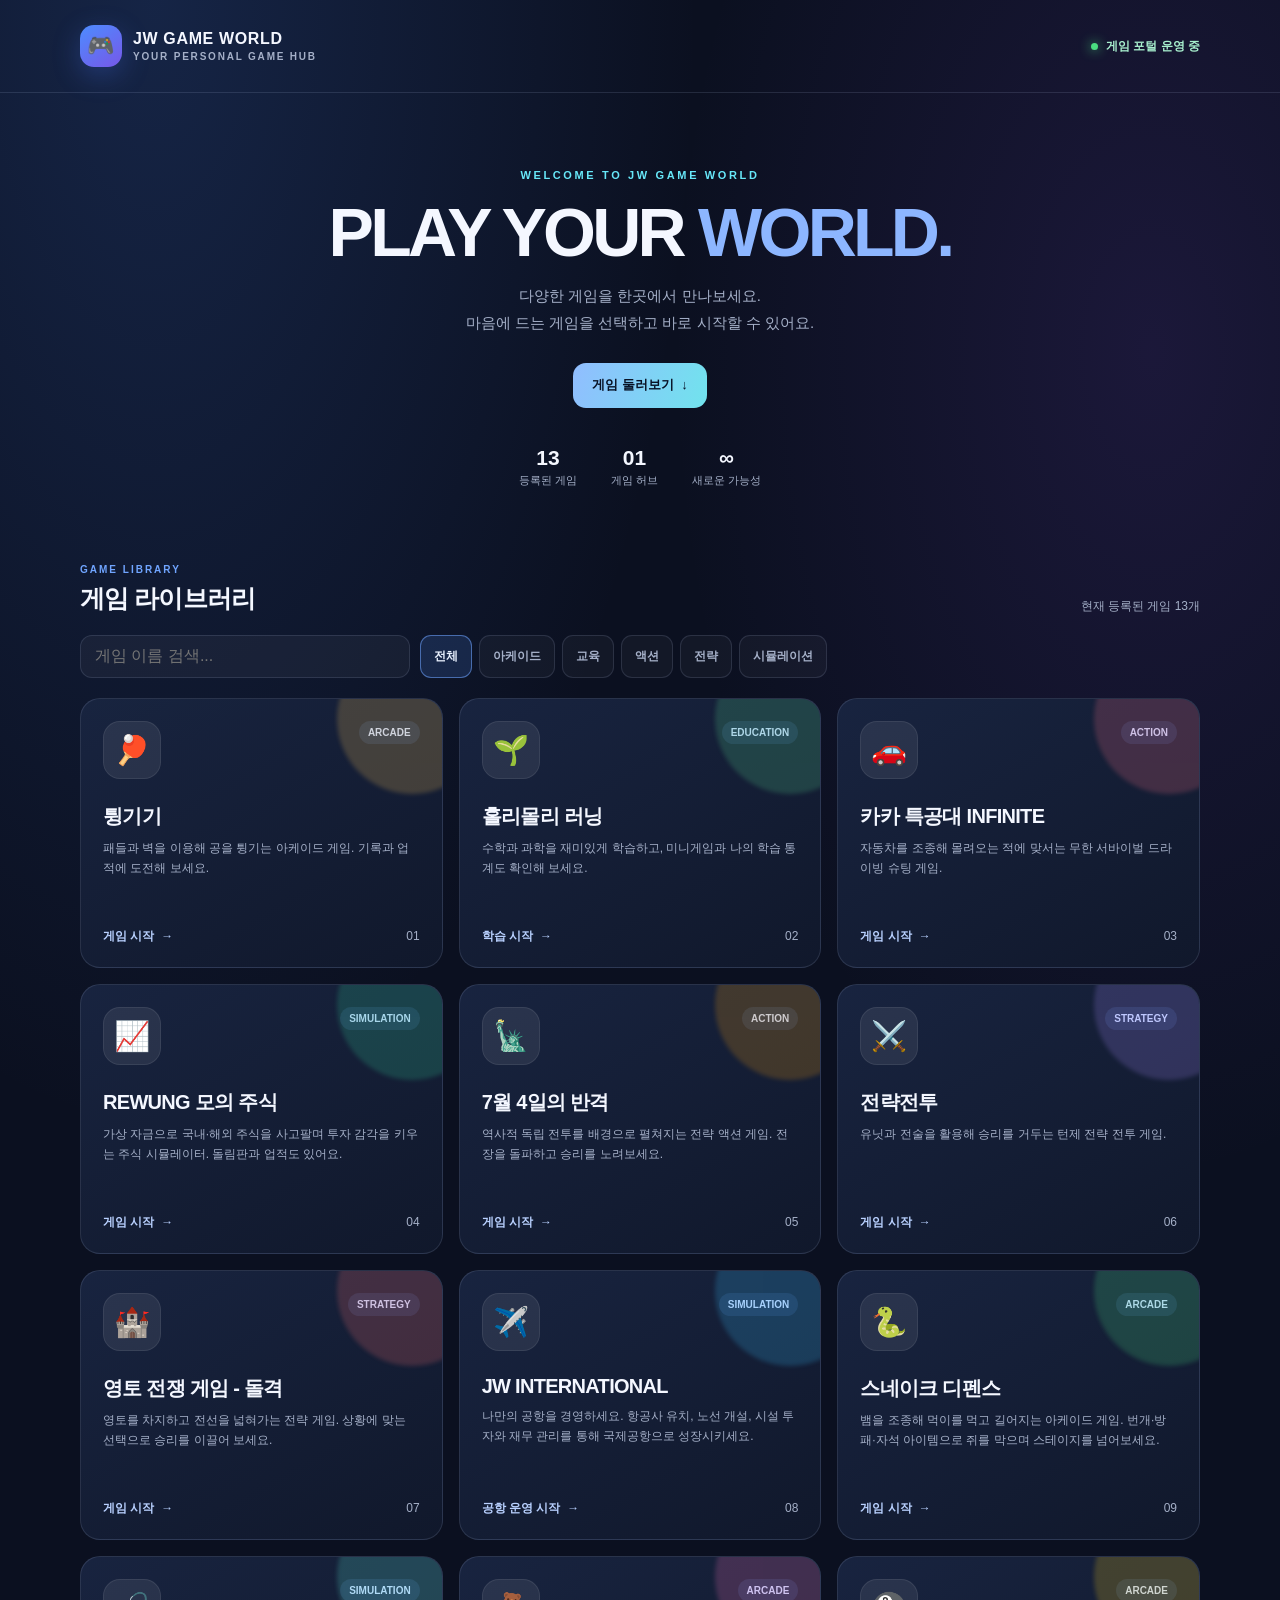
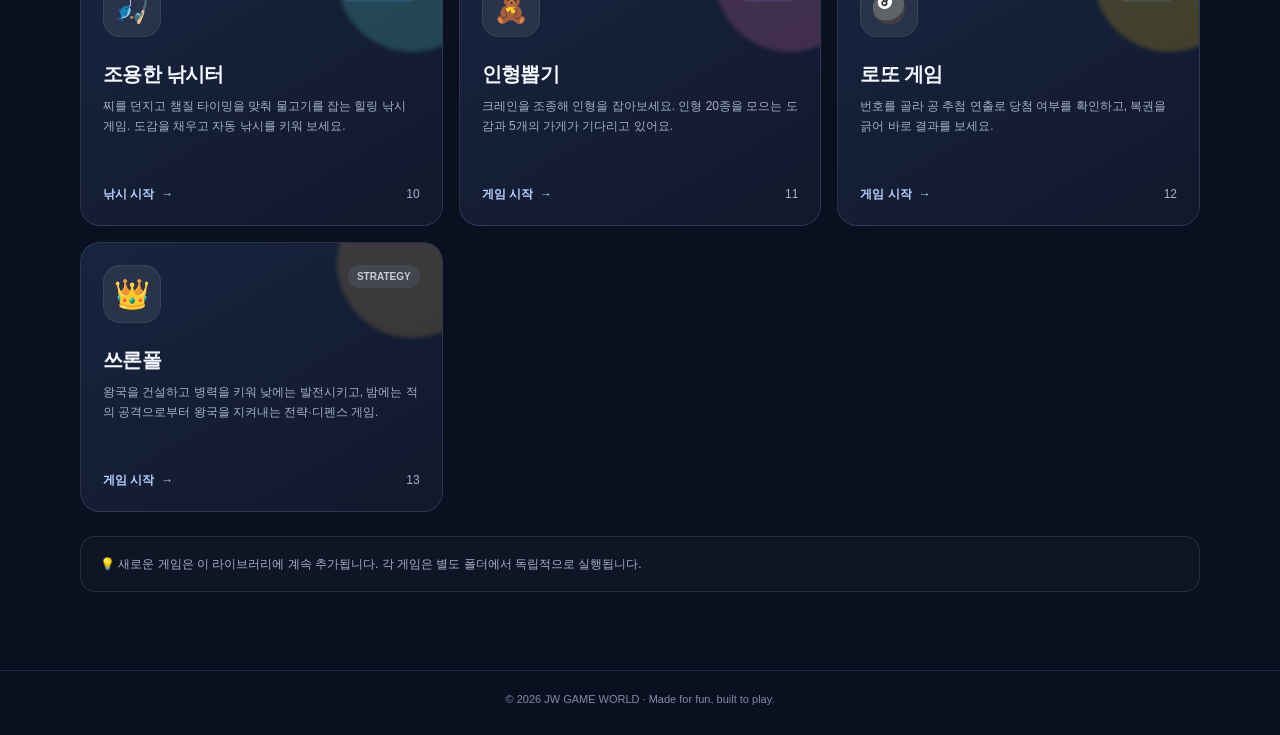
<file: index.html>
<!DOCTYPE html>
<html lang="ko">
<head>
  <meta charset="UTF-8">
  <meta name="viewport" content="width=device-width, initial-scale=1.0">
  <meta name="theme-color" content="#0b1020">
  <title>JW GAME WORLD</title>
  <meta name="description" content="JW GAME WORLD - 다양한 게임을 한곳에서 즐기는 나만의 게임 포털">
  <style>
    :root {
      color-scheme: dark;
      --bg: #0b1020;
      --panel: #131b30;
      --panel-hover: #192541;
      --text: #f4f7ff;
      --muted: #a5b0c8;
      --line: rgba(180, 198, 235, .14);
      --blue: #70a5ff;
      --cyan: #67e8f9;
    }
    * { box-sizing: border-box; }
    html { scroll-behavior: smooth; }
    body {
      margin: 0;
      min-height: 100vh;
      color: var(--text);
      background:
        radial-gradient(ellipse at 12% 0%, rgba(55, 102, 190, .24), transparent 34rem),
        radial-gradient(ellipse at 90% 15%, rgba(112, 65, 190, .16), transparent 30rem),
        var(--bg);
      font-family: Inter, Pretendard, -apple-system, BlinkMacSystemFont, "Segoe UI", sans-serif;
    }
    a { color: inherit; text-decoration: none; }
    button, input { font: inherit; }
    .wrap { width: min(1120px, calc(100% - 40px)); margin: 0 auto; }
    header { padding: 25px 0; border-bottom: 1px solid var(--line); }
    .nav { display: flex; align-items: center; justify-content: space-between; gap: 16px; }
    .brand { display: flex; align-items: center; gap: 11px; font-weight: 850; letter-spacing: .04em; }
    .brand-mark {
      display: grid; place-items: center; width: 42px; height: 42px; border-radius: 14px;
      background: linear-gradient(145deg, #4d8cff, #7658e8); font-size: 22px;
      box-shadow: 0 8px 28px rgba(76, 123, 255, .28);
    }
    .brand small { display: block; margin-top: 3px; color: var(--muted); font-size: 10px; letter-spacing: .18em; }
    .online { display: inline-flex; align-items: center; gap: 8px; color: #a8f0ce; font-size: 12px; font-weight: 700; }
    .online::before { content: ""; width: 7px; height: 7px; border-radius: 50%; background: #4ade80; box-shadow: 0 0 12px #4ade80; }
    .hero { padding: 76px 0 48px; text-align: center; }
    .eyebrow { color: var(--cyan); font-size: 11px; font-weight: 800; letter-spacing: .24em; }
    h1 { margin: 16px 0 14px; font-size: clamp(38px, 7vw, 68px); line-height: 1.04; letter-spacing: -.055em; }
    h1 span { color: #8db6ff; }
    .intro { max-width: 560px; margin: 0 auto; color: var(--muted); font-size: 15px; line-height: 1.8; }
    .hero-actions { display: flex; justify-content: center; gap: 12px; margin-top: 27px; flex-wrap: wrap; }
    .primary, .secondary { display: inline-flex; align-items: center; justify-content: center; min-height: 45px; padding: 0 19px; border-radius: 13px; font-size: 13px; font-weight: 800; transition: transform .18s, background .18s; }
    .primary { color: #081226; background: linear-gradient(110deg, #91bdff, #71e3ed); }
    .secondary { border: 1px solid var(--line); background: rgba(255,255,255,.035); color: var(--text); }
    .primary:hover, .secondary:hover { transform: translateY(-2px); }
    .stats { display: flex; justify-content: center; gap: 34px; margin-top: 38px; }
    .stat strong { display: block; font-size: 21px; }
    .stat span { color: var(--muted); font-size: 11px; }
    main { padding: 28px 0 78px; }
    .section-top { display: flex; align-items: end; justify-content: space-between; gap: 18px; margin-bottom: 20px; }
    .section-kicker { color: var(--blue); font-size: 10px; font-weight: 850; letter-spacing: .2em; }
    h2 { margin: 7px 0 0; font-size: 25px; letter-spacing: -.035em; }
    .section-note { color: var(--muted); font-size: 12px; }
    .toolbar { display: flex; gap: 10px; margin-bottom: 20px; }
    .search { width: min(100%, 330px); min-height: 43px; padding: 0 14px; border: 1px solid var(--line); border-radius: 12px; outline: none; background: rgba(255,255,255,.045); color: var(--text); }
    .search:focus { border-color: #76a8ff; box-shadow: 0 0 0 3px rgba(118,168,255,.12); }
    .filters { display: flex; gap: 7px; flex-wrap: wrap; }
    .filter { padding: 0 13px; min-height: 40px; border: 1px solid var(--line); border-radius: 11px; color: var(--muted); background: rgba(255,255,255,.035); cursor: pointer; font-size: 12px; font-weight: 700; }
    .filter[aria-pressed="true"] { color: #eaf2ff; border-color: rgba(112,165,255,.55); background: rgba(80,133,230,.18); }
    .grid { display: grid; grid-template-columns: repeat(3, minmax(0, 1fr)); gap: 16px; }
    .game-card {
      position: relative; display: flex; min-height: 270px; flex-direction: column; overflow: hidden;
      padding: 22px; border: 1px solid var(--line); border-radius: 20px;
      background: linear-gradient(150deg, rgba(25,37,65,.96), rgba(17,25,44,.96));
      transition: transform .2s, border-color .2s, background .2s;
    }
    .game-card:hover { transform: translateY(-5px); border-color: rgba(126,171,255,.5); background: var(--panel-hover); }
    .game-card[hidden] { display: none; }
    .card-glow { position: absolute; width: 150px; height: 150px; right: -45px; top: -55px; border-radius: 50%; filter: blur(2px); opacity: .2; pointer-events: none; }
    .bounce .card-glow { background: #ffc857; }
    .learning .card-glow { background: #58d68d; }
    .kaka .card-glow { background: #fb7185; }
    .stock .card-glow { background: #35d39a; }
    .independence .card-glow { background: #f59e0b; }
    .minitactics .card-glow { background: #a78bfa; }
    .territorywar .card-glow { background: #f87171; }
    .throne .card-glow { background: #d4a64a; }
    .airport .card-glow { background: #38bdf8; }
    .snake .card-glow { background: #4ade80; }
    .fishing .card-glow { background: #5eead4; }
    .claw .card-glow { background: #f472b6; }
    .lotto .card-glow { background: #facc15; }
    .card-head { display: flex; align-items: flex-start; justify-content: space-between; gap: 12px; }
    .game-icon { display: grid; place-items: center; width: 58px; height: 58px; border-radius: 17px; font-size: 29px; background: rgba(255,255,255,.08); border: 1px solid rgba(255,255,255,.08); }
    .tag { padding: 6px 9px; border-radius: 999px; color: #c5d7ff; background: rgba(112,165,255,.13); font-size: 10px; font-weight: 800; }
    .game-card h3 { margin: 24px 0 8px; font-size: 20px; letter-spacing: -.035em; }
    .game-card p { min-height: 42px; margin: 0; color: var(--muted); font-size: 12px; line-height: 1.7; }
    .card-bottom { display: flex; align-items: center; justify-content: space-between; gap: 10px; margin-top: auto; padding-top: 22px; }
    .launch { display: inline-flex; align-items: center; gap: 7px; color: #b9d1ff; font-size: 12px; font-weight: 850; }
    .launch span { transition: transform .18s; }
    .game-card:hover .launch span { transform: translateX(4px); }
    .empty { display: none; padding: 35px; border: 1px dashed var(--line); border-radius: 16px; color: var(--muted); text-align: center; }
    .empty.show { display: block; }
    .note { margin-top: 24px; padding: 17px 19px; border: 1px solid var(--line); border-radius: 15px; color: var(--muted); background: rgba(255,255,255,.025); font-size: 12px; line-height: 1.7; }
    footer { padding: 22px 0 30px; border-top: 1px solid var(--line); color: #7f8ba5; text-align: center; font-size: 11px; }
    @media (max-width: 760px) {
      .grid { grid-template-columns: repeat(2, minmax(0, 1fr)); }
      .hero { padding-top: 58px; }
      .section-top { align-items: flex-start; flex-direction: column; }
    }
    @media (max-width: 520px) {
      .wrap { width: min(100% - 28px, 1120px); }
      header { padding: 17px 0; }
      .grid { grid-template-columns: 1fr; }
      .game-card { min-height: 245px; }
      .toolbar { flex-direction: column; }
      .search { width: 100%; }
      .stats { gap: 22px; }
      .hero { padding: 52px 0 35px; }
      .intro { font-size: 13px; }
    }
  </style>
</head>
<body>
  <header>
    <div class="wrap nav">
      <a class="brand" href="./" aria-label="JW GAME WORLD 홈">
        <span class="brand-mark">🎮</span>
        <span>JW GAME WORLD<small>YOUR PERSONAL GAME HUB</small></span>
      </a>
      <span class="online">게임 포털 운영 중</span>
    </div>
  </header>

  <section class="hero">
    <div class="wrap">
      <div class="eyebrow">WELCOME TO JW GAME WORLD</div>
      <h1>PLAY YOUR <span>WORLD.</span></h1>
      <p class="intro">다양한 게임을 한곳에서 만나보세요.<br>마음에 드는 게임을 선택하고 바로 시작할 수 있어요.</p>
      <div class="hero-actions">
        <a class="primary" href="#games">게임 둘러보기&nbsp; ↓</a>
      </div>
      <div class="stats" aria-label="게임 통계">
        <div class="stat"><strong>13</strong><span>등록된 게임</span></div>
        <div class="stat"><strong>01</strong><span>게임 허브</span></div>
        <div class="stat"><strong>∞</strong><span>새로운 가능성</span></div>
      </div>
    </div>
  </section>

  <main class="wrap" id="games">
    <div class="section-top">
      <div><div class="section-kicker">GAME LIBRARY</div><h2>게임 라이브러리</h2></div>
      <div class="section-note">현재 등록된 게임 13개</div>
    </div>
    <div class="toolbar">
      <input class="search" id="gameSearch" type="search" placeholder="게임 이름 검색..." aria-label="게임 이름 검색">
      <div class="filters" aria-label="카테고리 필터">
        <button class="filter" type="button" data-filter="all" aria-pressed="true">전체</button>
        <button class="filter" type="button" data-filter="arcade" aria-pressed="false">아케이드</button>
        <button class="filter" type="button" data-filter="education" aria-pressed="false">교육</button>
        <button class="filter" type="button" data-filter="action" aria-pressed="false">액션</button>
        <button class="filter" type="button" data-filter="strategy" aria-pressed="false">전략</button>
        <button class="filter" type="button" data-filter="simulation" aria-pressed="false">시뮬레이션</button>
      </div>
    </div>

    <div class="grid" id="gameGrid">
      <a class="game-card bounce" href="./bounce/" data-category="arcade" data-name="튕기기 벽 튕기기 아케이드">
        <span class="card-glow"></span>
        <div class="card-head"><span class="game-icon">🏓</span><span class="tag">ARCADE</span></div>
        <h3>튕기기</h3>
        <p>패들과 벽을 이용해 공을 튕기는 아케이드 게임. 기록과 업적에 도전해 보세요.</p>
        <div class="card-bottom"><span class="launch">게임 시작 <span>→</span></span><span class="section-note">01</span></div>
      </a>

      <a class="game-card learning" href="./holimoli/" data-category="education" data-name="홀리몰리 러닝 수학 과학 학습">
        <span class="card-glow"></span>
        <div class="card-head"><span class="game-icon">🌱</span><span class="tag">EDUCATION</span></div>
        <h3>홀리몰리 러닝</h3>
        <p>수학과 과학을 재미있게 학습하고, 미니게임과 나의 학습 통계도 확인해 보세요.</p>
        <div class="card-bottom"><span class="launch">학습 시작 <span>→</span></span><span class="section-note">02</span></div>
      </a>

      <a class="game-card kaka" href="./kaka/" data-category="action" data-name="카카 특공대 infinite 자동차 서바이벌 슈팅">
        <span class="card-glow"></span>
        <div class="card-head"><span class="game-icon">🚗</span><span class="tag">ACTION</span></div>
        <h3>카카 특공대 INFINITE</h3>
        <p>자동차를 조종해 몰려오는 적에 맞서는 무한 서바이벌 드라이빙 슈팅 게임.</p>
        <div class="card-bottom"><span class="launch">게임 시작 <span>→</span></span><span class="section-note">03</span></div>
      </a>

      <a class="game-card stock" href="./stock/" data-category="education" data-name="모의 주식 주식 투자 시뮬레이터 증권 경제 학습">
        <span class="card-glow"></span>
        <div class="card-head"><span class="game-icon">📈</span><span class="tag">SIMULATION</span></div>
        <h3>REWUNG 모의 주식</h3>
        <p>가상 자금으로 국내·해외 주식을 사고팔며 투자 감각을 키우는 주식 시뮬레이터. 돌림판과 업적도 있어요.</p>
        <div class="card-bottom"><span class="launch">게임 시작 <span>→</span></span><span class="section-note">04</span></div>
      </a>

      <a class="game-card independence" href="./independence/" data-category="action" data-name="7월 4일의 반격 독립 전투 전략">
        <span class="card-glow"></span>
        <div class="card-head"><span class="game-icon">🗽</span><span class="tag">ACTION</span></div>
        <h3>7월 4일의 반격</h3>
        <p>역사적 독립 전투를 배경으로 펼쳐지는 전략 액션 게임. 전장을 돌파하고 승리를 노려보세요.</p>
        <div class="card-bottom"><span class="launch">게임 시작 <span>→</span></span><span class="section-note">05</span></div>
      </a>

      <a class="game-card minitactics" href="./minitactics/" data-category="strategy" data-name="전략전투 미니 택틱스 전술">
        <span class="card-glow"></span>
        <div class="card-head"><span class="game-icon">⚔️</span><span class="tag">STRATEGY</span></div>
        <h3>전략전투</h3>
        <p>유닛과 전술을 활용해 승리를 거두는 턴제 전략 전투 게임.</p>
        <div class="card-bottom"><span class="launch">게임 시작 <span>→</span></span><span class="section-note">06</span></div>
      </a>

      <a class="game-card territorywar" href="./territorywar/" data-category="strategy" data-name="영토 전쟁 게임 돌격 영토 점령 전략">
        <span class="card-glow"></span>
        <div class="card-head"><span class="game-icon">🏰</span><span class="tag">STRATEGY</span></div>
        <h3>영토 전쟁 게임 - 돌격</h3>
        <p>영토를 차지하고 전선을 넓혀가는 전략 게임. 상황에 맞는 선택으로 승리를 이끌어 보세요.</p>
        <div class="card-bottom"><span class="launch">게임 시작 <span>→</span></span><span class="section-note">07</span></div>
      </a>

      <a class="game-card airport" href="./airport/" data-category="simulation" data-name="jw international 공항 운영 시뮬레이터 공항 경영 항공사">
        <span class="card-glow"></span>
        <div class="card-head"><span class="game-icon">✈️</span><span class="tag">SIMULATION</span></div>
        <h3>JW INTERNATIONAL</h3>
        <p>나만의 공항을 경영하세요. 항공사 유치, 노선 개설, 시설 투자와 재무 관리를 통해 국제공항으로 성장시키세요.</p>
        <div class="card-bottom"><span class="launch">공항 운영 시작 <span>→</span></span><span class="section-note">08</span></div>
      </a>

      <a class="game-card snake" href="./snake/" data-category="arcade" data-name="스네이크 디펜스 뱀 먹이 아이템 스테이지 아케이드">
        <span class="card-glow"></span>
        <div class="card-head"><span class="game-icon">🐍</span><span class="tag">ARCADE</span></div>
        <h3>스네이크 디펜스</h3>
        <p>뱀을 조종해 먹이를 먹고 길어지는 아케이드 게임. 번개·방패·자석 아이템으로 쥐를 막으며 스테이지를 넘어보세요.</p>
        <div class="card-bottom"><span class="launch">게임 시작 <span>→</span></span><span class="section-note">09</span></div>
      </a>

      <a class="game-card fishing" href="./fishing/" data-category="simulation" data-name="조용한 낚시터 낚시 힐링 물고기 도감 방치">
        <span class="card-glow"></span>
        <div class="card-head"><span class="game-icon">🎣</span><span class="tag">SIMULATION</span></div>
        <h3>조용한 낚시터</h3>
        <p>찌를 던지고 챔질 타이밍을 맞춰 물고기를 잡는 힐링 낚시 게임. 도감을 채우고 자동 낚시를 키워 보세요.</p>
        <div class="card-bottom"><span class="launch">낚시 시작 <span>→</span></span><span class="section-note">10</span></div>
      </a>

      <a class="game-card claw" href="./claw-machine/" data-category="arcade" data-name="인형뽑기 크레인 인형 도감 가게 아케이드 클로">
        <span class="card-glow"></span>
        <div class="card-head"><span class="game-icon">🧸</span><span class="tag">ARCADE</span></div>
        <h3>인형뽑기</h3>
        <p>크레인을 조종해 인형을 잡아보세요. 인형 20종을 모으는 도감과 5개의 가게가 기다리고 있어요.</p>
        <div class="card-bottom"><span class="launch">게임 시작 <span>→</span></span><span class="section-note">11</span></div>
      </a>

      <a class="game-card lotto" href="./lotto/" data-category="arcade" data-name="로또 게임 번호 추첨 복권 긁기 공 추첨 아케이드">
        <span class="card-glow"></span>
        <div class="card-head"><span class="game-icon">🎱</span><span class="tag">ARCADE</span></div>
        <h3>로또 게임</h3>
        <p>번호를 골라 공 추첨 연출로 당첨 여부를 확인하고, 복권을 긁어 바로 결과를 보세요.</p>
        <div class="card-bottom"><span class="launch">게임 시작 <span>→</span></span><span class="section-note">12</span></div>
      </a>

      <a class="game-card throne" href="./throne/" data-category="strategy" data-name="쓰론폴 throne fall 왕국 건설 군대 방어 디펜스 경영 낮 밤">
        <span class="card-glow"></span>
        <div class="card-head"><span class="game-icon">👑</span><span class="tag">STRATEGY</span></div>
        <h3>쓰론폴</h3>
        <p>왕국을 건설하고 병력을 키워 낮에는 발전시키고, 밤에는 적의 공격으로부터 왕국을 지켜내는 전략·디펜스 게임.</p>
        <div class="card-bottom"><span class="launch">게임 시작 <span>→</span></span><span class="section-note">13</span></div>
      </a>
    </div>
    <div class="empty" id="emptyState">검색 결과가 없어요. 다른 이름이나 카테고리를 선택해 보세요.</div>
    <div class="note">💡 새로운 게임은 이 라이브러리에 계속 추가됩니다. 각 게임은 별도 폴더에서 독립적으로 실행됩니다.</div>
  </main>

  <footer><div class="wrap">© 2026 JW GAME WORLD · Made for fun, built to play.</div></footer>

  <script>
    (() => {
      const search = document.getElementById('gameSearch');
      const cards = [...document.querySelectorAll('.game-card')];
      const filters = [...document.querySelectorAll('.filter')];
      const empty = document.getElementById('emptyState');
      let category = 'all';

      function updateGames() {
        const query = search.value.trim().toLocaleLowerCase();
        let visible = 0;
        cards.forEach(card => {
          const matchesCategory = category === 'all' || card.dataset.category === category;
          const matchesSearch = !query || (card.dataset.name + ' ' + card.innerText).toLocaleLowerCase().includes(query);
          const show = matchesCategory && matchesSearch;
          card.hidden = !show;
          if (show) visible++;
        });
        empty.classList.toggle('show', visible === 0);
      }

      filters.forEach(button => {
        button.addEventListener('click', () => {
          category = button.dataset.filter;
          filters.forEach(item => item.setAttribute('aria-pressed', String(item === button)));
          updateGames();
        });
      });
      search.addEventListener('input', updateGames);
    })();
  </script>
</body>
</html>
</file>
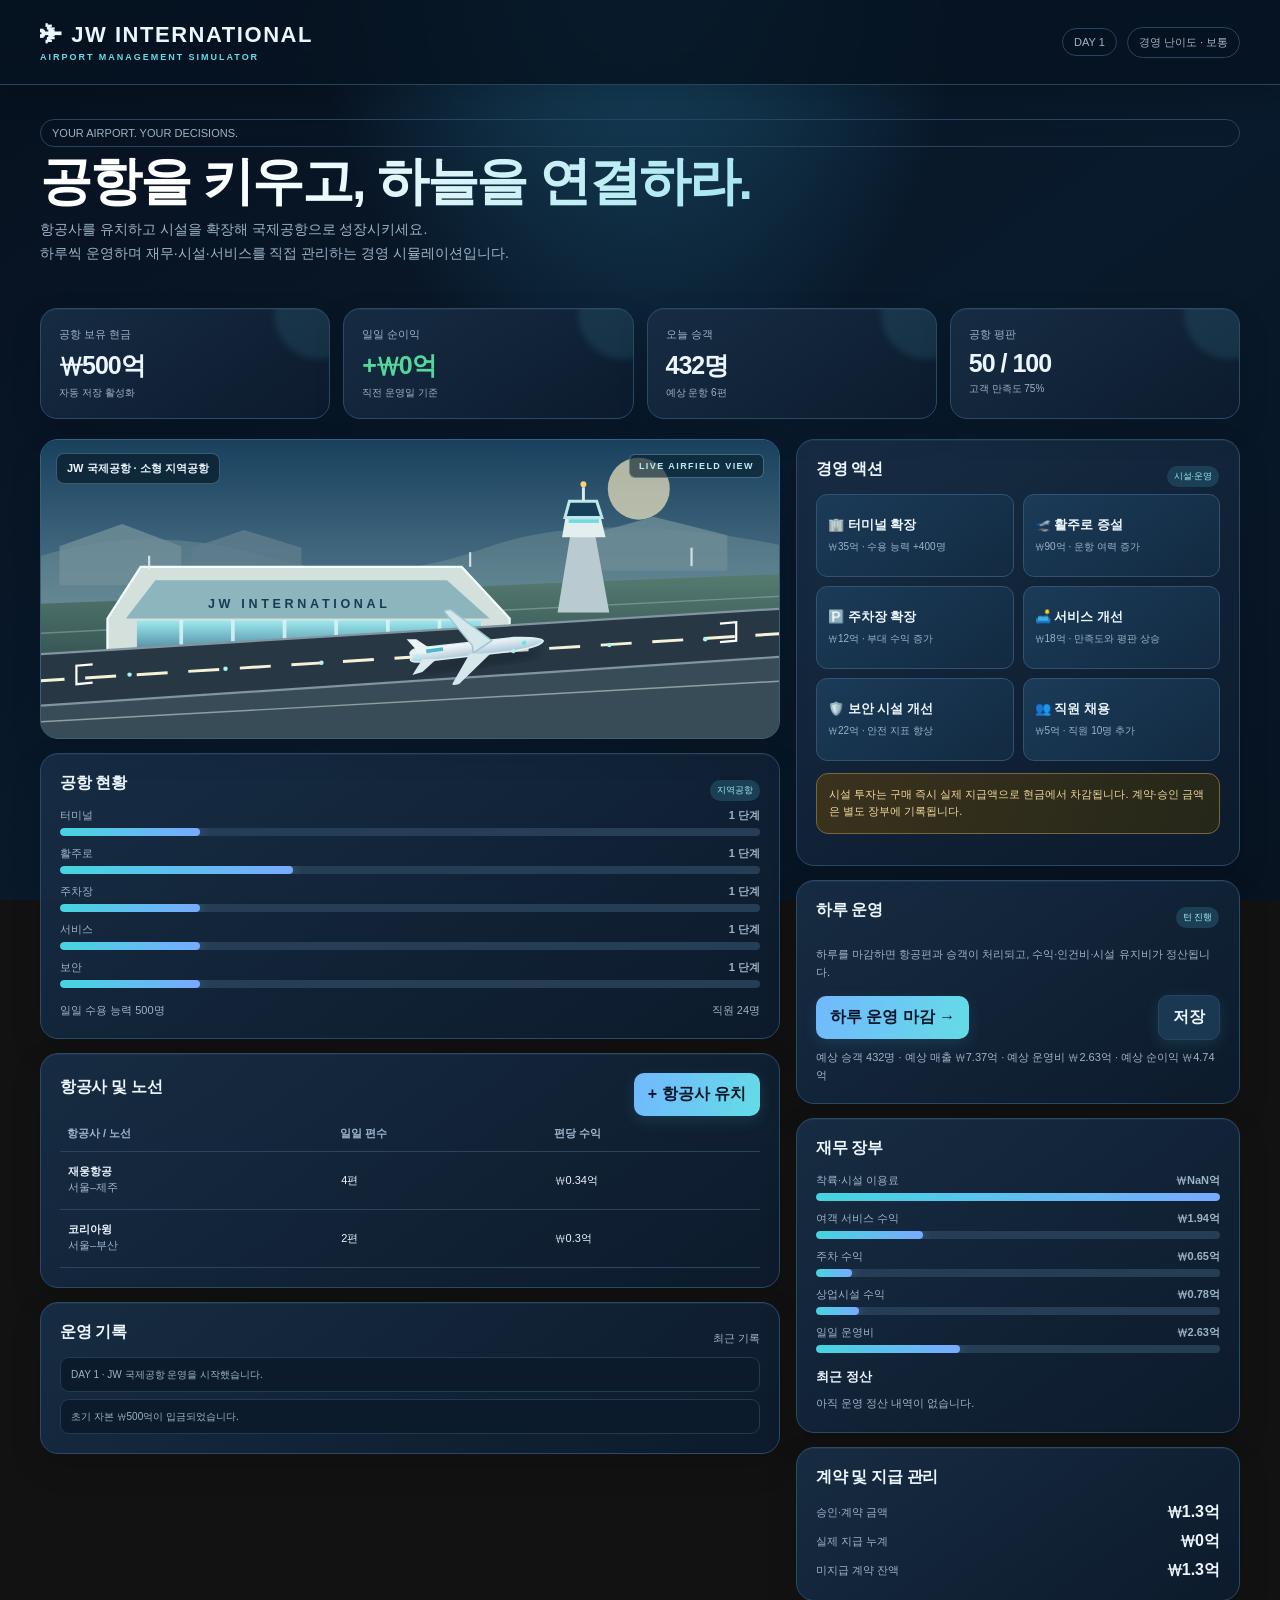
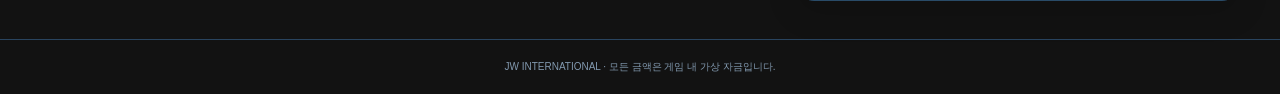
<file: airport/index.html>
<!DOCTYPE html>
<html lang="ko">
<head>
<meta charset="UTF-8">
<meta name="viewport" content="width=device-width, initial-scale=1">
<meta name="theme-color" content="#071526">
<title>JW INTERNATIONAL | 공항 운영 시뮬레이터</title>
<style>
:root{color-scheme:dark;--bg:#071526;--panel:#10243a;--panel2:#142c45;--line:#29445e;--text:#edf6ff;--muted:#9db3c8;--cyan:#62d9e8;--blue:#76aaff;--green:#55d69a;--red:#ff7d88;--gold:#f5c66b}
*{box-sizing:border-box}body{margin:0;background:radial-gradient(ellipse at 10% 0%,#153653 0,transparent 40%),var(--bg);color:var(--text);font-family:Inter,Pretendard,"Segoe UI",sans-serif}button,input,select{font:inherit}button{cursor:pointer}.wrap{width:min(1200px,calc(100% - 28px));margin:auto}header{padding:22px 0;border-bottom:1px solid var(--line);background:#071526d9}.top{display:flex;justify-content:space-between;align-items:center;gap:12px;flex-wrap:wrap}.brand{font-size:20px;font-weight:900;letter-spacing:.04em}.brand small{display:block;color:var(--cyan);font-size:10px;letter-spacing:.22em;margin-top:4px}.pill{padding:7px 11px;border:1px solid var(--line);border-radius:99px;color:var(--muted);font-size:11px}.hero{padding:26px 0 18px}.hero h1{font-size:clamp(28px,5vw,46px);margin:5px 0 8px;letter-spacing:-.04em}.hero p{color:var(--muted);margin:0;line-height:1.7;font-size:13px}.dashboard{display:grid;grid-template-columns:repeat(4,1fr);gap:12px;margin:18px 0}.metric,.panel{background:linear-gradient(145deg,#142c45,#0d2034);border:1px solid var(--line);border-radius:16px}.metric{padding:15px}.metric span{display:block;color:var(--muted);font-size:11px}.metric strong{display:block;font-size:23px;margin-top:7px}.metric em{font-style:normal;font-size:10px;color:var(--muted)}.layout{display:grid;grid-template-columns:1.25fr .75fr;gap:14px;margin-bottom:24px}.panel{padding:17px;margin-bottom:14px}.panel h2{font-size:16px;margin:0 0 14px}.panel h3{font-size:13px;margin:15px 0 9px}.sub{font-size:11px;color:var(--muted);line-height:1.6}.airport{min-height:230px;position:relative;overflow:hidden;background:linear-gradient(180deg,#102a42,#0b1b2b)}.skyline{position:absolute;inset:0;opacity:.4;background:linear-gradient(transparent 66%,#142c3d 66%),repeating-linear-gradient(90deg,transparent 0 48px,#24465d 49px 51px,transparent 52px 90px)}.runway{position:absolute;left:8%;right:8%;top:48%;height:48px;background:#263849;border:2px solid #63788b;transform:skewY(-5deg);box-shadow:0 0 0 5px #142b40}.runway:before{content:"";position:absolute;left:5%;right:5%;top:50%;border-top:2px dashed #e4edf4}.terminal{position:absolute;bottom:20px;left:10%;width:35%;height:48px;background:#37627c;border:2px solid #77a8c1;clip-path:polygon(8% 0,92% 0,100% 100%,0 100%)}.plane{position:absolute;top:35%;left:45%;font-size:30px;filter:drop-shadow(0 5px 5px #0008)}.airport-label{position:relative;z-index:1;font-size:12px;font-weight:800;padding:12px}.bars{display:grid;gap:10px}.barrow{display:flex;justify-content:space-between;font-size:11px;color:var(--muted);margin-bottom:5px}.bar{height:7px;background:#263d52;border-radius:99px;overflow:hidden}.bar i{display:block;height:100%;background:linear-gradient(90deg,#53c5df,#72aaff);border-radius:99px}.actions{display:grid;grid-template-columns:repeat(2,1fr);gap:9px}.action{border:1px solid var(--line);background:#18334d;color:var(--text);border-radius:11px;padding:11px;text-align:left}.action:hover{border-color:var(--cyan);background:#1b3b57}.action b{display:block;font-size:12px}.action small{display:block;color:var(--muted);font-size:10px;margin-top:5px;line-height:1.5}.btn{border:0;border-radius:10px;padding:11px 14px;font-weight:800;background:linear-gradient(110deg,#72b8ff,#64dce5);color:#071526}.btn:disabled{opacity:.4;cursor:not-allowed}.btn.secondary{background:#1a3852;color:var(--text);border:1px solid var(--line)}.btn.danger{background:#562c3a;color:#ffdce0;border:1px solid #824453}.row{display:flex;justify-content:space-between;align-items:center;gap:10px;flex-wrap:wrap}.table{width:100%;border-collapse:collapse;font-size:11px}.table th,.table td{padding:10px 7px;border-bottom:1px solid var(--line);text-align:left}.table th{color:var(--muted);font-weight:600}.tag{font-size:9px;border-radius:99px;padding:4px 7px;background:#1b4056;color:#9be7f0}.good{color:var(--green)}.bad{color:var(--red)}.gold{color:var(--gold)}.log{max-height:220px;overflow:auto;display:grid;gap:7px}.log div{padding:9px 10px;border-radius:9px;background:#0a1b2c;color:var(--muted);font-size:10px;line-height:1.5}.modal{position:fixed;inset:0;background:#020914c9;display:none;place-items:center;padding:16px;z-index:5}.modal.show{display:grid}.dialog{width:min(520px,100%);max-height:85vh;overflow:auto;background:#10243a;border:1px solid #41617b;border-radius:18px;padding:20px}.dialog h2{margin:0 0 8px}.field{display:grid;gap:6px;margin:12px 0}.field label{font-size:11px;color:var(--muted)}.field input,.field select{width:100%;padding:11px;border:1px solid var(--line);border-radius:9px;background:#091a2a;color:var(--text)}.notice{padding:12px;border:1px solid #665632;background:#332c1a;color:#f3d99d;border-radius:10px;font-size:11px;line-height:1.6;margin:12px 0}.empty{text-align:center;color:var(--muted);padding:20px;font-size:11px}footer{text-align:center;color:#6f879c;font-size:10px;padding:20px;border-top:1px solid var(--line)}@media(max-width:850px){.layout{grid-template-columns:1fr}.dashboard{grid-template-columns:repeat(2,1fr)}}@media(max-width:500px){.wrap{width:calc(100% - 20px)}.metric strong{font-size:19px}.actions{grid-template-columns:1fr 1fr}.panel{padding:13px}.table{font-size:10px}.table th,.table td{padding:8px 4px}}

/* VISUAL UPGRADE */
:root{--bg:#07111f;--panel:#101f32;--panel2:#172b42;--line:#29445f;--cyan:#54e0e7;--blue:#78aaff}
body{background:radial-gradient(ellipse at 50% -15%,#1b5270 0,transparent 38%),linear-gradient(145deg,#07111f,#091a2c 55%,#071321);background-attachment:fixed}
header{background:#071321d9;backdrop-filter:blur(18px);border-bottom-color:#27445e;box-shadow:0 8px 30px #0003}
.brand{font-size:22px;letter-spacing:.07em}.brand small{font-size:9px;color:#65dce8}
.hero{padding:34px 0 22px}.hero h1{font-size:clamp(30px,5.3vw,52px);line-height:1.12;background:linear-gradient(100deg,#fff 15%,#a9e7f1 58%,#78aaff);-webkit-background-clip:text;background-clip:text;color:transparent}
.hero p{font-size:14px}.metric,.panel{background:linear-gradient(145deg,#172d45eF,#0c1b2deF);border-color:#294b68;box-shadow:0 12px 32px #0002,inset 0 1px #ffffff0b}
.metric{position:relative;overflow:hidden;padding:18px;border-radius:17px}.metric:after{content:"";position:absolute;width:90px;height:90px;right:-35px;top:-40px;border-radius:50%;background:#60d9e51b;filter:blur(3px)}.metric strong{font-size:25px;letter-spacing:-.04em}
.panel{border-radius:18px;padding:19px}.panel h2{font-size:16px;letter-spacing:-.02em}.airport{height:300px;min-height:0;padding:0;border-color:#37617d;background:#102c42}
.airport svg{display:block;width:100%;height:100%;position:absolute;inset:0}
.airport:after{content:"LIVE AIRFIELD VIEW";position:absolute;right:15px;top:14px;padding:6px 9px;border:1px solid #9ad9e45c;border-radius:6px;background:#071c2c9c;color:#b8edf3;font-size:9px;letter-spacing:.16em;font-weight:800}
.airport-label{position:absolute;left:15px;top:13px;padding:7px 10px;border:1px solid #a7d5e54c;border-radius:8px;background:#071c2cb8;backdrop-filter:blur(8px);font-size:11px}
.dashboard{gap:13px;margin:20px 0}.layout{gap:16px}.action{background:linear-gradient(145deg,#1b3b58,#122a41);border-color:#31536f;transition:transform .18s,border-color .18s,box-shadow .18s;min-height:83px}.action:hover{transform:translateY(-2px);box-shadow:0 8px 20px #0003;border-color:#65dce8}.action b{font-size:13px}.action small{font-size:10px}
.btn{box-shadow:0 5px 15px #54cde522;transition:transform .15s,filter .15s}.btn:hover{filter:brightness(1.1);transform:translateY(-1px)}.tag,.pill{backdrop-filter:blur(8px)}
.bar{height:8px;background:#263e55}.bar i{background:linear-gradient(90deg,#45d5df,#78aaff);box-shadow:0 0 12px #54dce855}
.table th{color:#9fb9d0}.table td{padding:12px 8px}.table tbody tr:hover{background:#ffffff06}
.log div{border:1px solid #203b54;background:#0b1b2b}.notice{border-radius:12px;background:linear-gradient(110deg,#3a321d,#252719);border-color:#79663b}
footer{color:#8299af}
@media(max-width:850px){.airport{height:260px}}
@media(max-width:500px){.airport{height:220px}.metric{padding:13px}.metric strong{font-size:20px}.panel{padding:14px}.hero{padding-top:25px}}

</style>
</head>
<body>
<header><div class="wrap top"><div class="brand">✈ JW INTERNATIONAL<small>AIRPORT MANAGEMENT SIMULATOR</small></div><div class="row"><span class="pill" id="dayPill">DAY 1</span><span class="pill">경영 난이도 · 보통</span></div></div></header>
<main class="wrap">
<section class="hero"><div class="pill">YOUR AIRPORT. YOUR DECISIONS.</div><h1>공항을 키우고, 하늘을 연결하라.</h1><p>항공사를 유치하고 시설을 확장해 국제공항으로 성장시키세요.<br>하루씩 운영하며 재무·시설·서비스를 직접 관리하는 경영 시뮬레이션입니다.</p></section>
<section class="dashboard">
<div class="metric"><span>공항 보유 현금</span><strong id="cash">₩500억</strong><em id="cashHint">초기 운영 자금</em></div>
<div class="metric"><span>일일 순이익</span><strong id="profit">₩0</strong><em>직전 운영일 기준</em></div>
<div class="metric"><span>오늘 승객</span><strong id="passengers">0명</strong><em id="flightCount">운항 0편</em></div>
<div class="metric"><span>공항 평판</span><strong id="rep">50 / 100</strong><em id="satisfaction">고객 만족도 75%</em></div>
</section>
<div class="layout">
<div>
<section class="panel airport"><div class="airport-label" id="airportName">JW 국제공항 · 소형 지역공항</div>
<svg viewBox="0 0 1000 420" preserveAspectRatio="xMidYMid slice" role="img" aria-label="활주로와 터미널, 관제탑, 항공기가 있는 공항 전경">
<defs><linearGradient id="sky" x2="0" y2="1"><stop stop-color="#173e5b"/><stop offset="1" stop-color="#83a9b5"/></linearGradient><linearGradient id="glass" x2="0" y2="1"><stop stop-color="#9ce8ef"/><stop offset="1" stop-color="#31647f"/></linearGradient><linearGradient id="ground" x2="0" y2="1"><stop stop-color="#557b70"/><stop offset="1" stop-color="#172f38"/></linearGradient><linearGradient id="planeBody" x2="0" y2="1"><stop stop-color="#fff"/><stop offset="1" stop-color="#a8c5d5"/></linearGradient><filter id="glow"><feGaussianBlur stdDeviation="5"/></filter></defs>
<rect width="1000" height="420" fill="url(#sky)"/><circle cx="810" cy="74" r="42" fill="#fff2c9" opacity=".65"/><path d="M0 165 Q150 120 300 165 T600 155 T1000 150 V420 H0Z" fill="#8ba9a4" opacity=".3"/>
<path d="M0 230 L1000 190 V420 H0Z" fill="url(#ground)"/><path d="M0 270 L1000 220" stroke="#c3d5c9" stroke-width="2" opacity=".35"/>
<!-- distant hangars --><g opacity=".8"><path d="M25 205v-53l85-30 80 30v53Z" fill="#718f99"/><path d="M205 198v-44l70-24 78 24v44Z" fill="#607e8d"/><path d="M740 185v-48l90-25 100 25v48Z" fill="#6d8d98"/></g>
<!-- terminal building --><path d="M90 250 L135 180 L570 180 L635 250 L635 322 L90 322Z" fill="#d4e0dc" stroke="#f1ffff" stroke-width="3"/><path d="M115 250 L155 198 L550 198 L608 250Z" fill="#8db5be"/><path d="M130 253H596V310H130Z" fill="url(#glass)"/><g stroke="#d9f7f6" stroke-width="5" opacity=".85"><path d="M190 252v58M260 252v58M330 252v58M400 252v58M470 252v58M540 252v58"/></g><path d="M80 322H655" stroke="#e7f4ee" stroke-width="7"/><text x="350" y="236" text-anchor="middle" fill="#153c52" font-size="17" font-weight="bold" letter-spacing="5">JW INTERNATIONAL</text>
<!-- control tower --><path d="M700 242L718 132H750L770 242Z" fill="#b9cbd0"/><path d="M706 140L711 111H758L765 140Z" fill="#e3eeee"/><path d="M710 113L716 91H753L760 113Z" fill="#173f58" stroke="#bce8eb" stroke-width="4"/><path d="M715 118H756" stroke="#75d8e1" stroke-width="5"/><path d="M735 90V72" stroke="#d8edf0" stroke-width="4"/><circle cx="735" cy="68" r="4" fill="#ffcf75"/>
<!-- apron and taxiway --><path d="M0 340L1000 285V420H0Z" fill="#384c58"/><path d="M0 356L1000 300" stroke="#f1d88b" stroke-width="3" stroke-dasharray="24 18"/><path d="M0 390L1000 335" stroke="#e8f0e8" stroke-width="2" opacity=".5"/>
<!-- runway --><path d="M-30 300L1030 235V300L-30 370Z" fill="#273744" stroke="#8194a0" stroke-width="3"/><path d="M-10 335L1010 270" stroke="#f6f2d8" stroke-width="4" stroke-dasharray="42 28"/><path d="M70 312l-22 2v25l22-2M920 257l22-2v25l-22 2" stroke="#fff" stroke-width="3" fill="none"/>
<!-- airplane silhouette --><g transform="translate(590 290) rotate(-8)"><ellipse cx="0" cy="18" rx="85" ry="8" fill="#08131d" opacity=".35" filter="url(#glow)"/><path d="M-88 0Q-95 -8 -80 -11L52 -7Q88 -3 91 3Q87 10 52 11L-80 8Q-96 6 -88 0Z" fill="url(#planeBody)" stroke="#d8f3f5" stroke-width="2"/><path d="M-5 -4L-35 -53Q-38 -58 -27 -56L22 -7L-5 6Z" fill="#d5e7eb" stroke="#9ec6d1" stroke-width="2"/><path d="M-10 6L-38 42Q-42 47 -30 45L18 10Z" fill="#d5e7eb"/><path d="M-77 -3L-92 -25L-79 -23L-55 -2Z" fill="#eaf4f5"/><path d="M-75 5L-91 24L-77 22L-55 7Z" fill="#d9ebed"/><path d="M-68 -5L-45 -5" stroke="#48b8d0" stroke-width="5"/><circle cx="65" cy="2" r="3" fill="#6be3e7"/></g>
<!-- runway lights --><g fill="#a7f3ed"><circle cx="120" cy="326" r="3"/><circle cx="250" cy="318" r="3"/><circle cx="380" cy="310" r="3"/><circle cx="510" cy="302" r="3"/><circle cx="640" cy="294" r="3"/><circle cx="770" cy="286" r="3"/><circle cx="900" cy="278" r="3"/></g>
<g fill="#e9f5f5" opacity=".8"><rect x="145" y="165" width="3" height="18"/><rect x="580" y="160" width="3" height="20"/><rect x="880" y="154" width="3" height="25"/></g>
</svg></section>
<section class="panel"><div class="row"><h2>공항 현황</h2><span class="tag" id="airportLevel">지역공항</span></div><div class="bars" id="facilityBars"></div><div class="row" style="margin-top:14px"><span class="sub" id="capacityText">일일 수용 능력 500명</span><span class="sub" id="staffText">직원 24명</span></div></section>
<section class="panel"><div class="row"><h2>항공사 및 노선</h2><button class="btn" id="openAirline">+ 항공사 유치</button></div><div id="airlineTable"></div></section>
<section class="panel"><div class="row"><h2>운영 기록</h2><span class="sub">최근 기록</span></div><div class="log" id="logs"></div></section>
</div>
<div>
<section class="panel"><div class="row"><h2>경영 액션</h2><span class="tag">시설·운영</span></div><div class="actions">
<button class="action" data-upgrade="terminal"><b>🏢 터미널 확장</b><small>₩35억 · 수용 능력 +400명</small></button>
<button class="action" data-upgrade="runway"><b>🛫 활주로 증설</b><small>₩90억 · 운항 여력 증가</small></button>
<button class="action" data-upgrade="parking"><b>🅿️ 주차장 확장</b><small>₩12억 · 부대 수익 증가</small></button>
<button class="action" data-upgrade="service"><b>🛋️ 서비스 개선</b><small>₩18억 · 만족도와 평판 상승</small></button>
<button class="action" data-upgrade="security"><b>🛡️ 보안 시설 개선</b><small>₩22억 · 안전 지표 향상</small></button>
<button class="action" data-upgrade="staff"><b>👥 직원 채용</b><small>₩5억 · 직원 10명 추가</small></button>
</div><div class="notice">시설 투자는 구매 즉시 실제 지급액으로 현금에서 차감됩니다. 계약·승인 금액은 별도 장부에 기록됩니다.</div></section>
<section class="panel"><div class="row"><h2>하루 운영</h2><span class="tag">턴 진행</span></div><p class="sub">하루를 마감하면 항공편과 승객이 처리되고, 수익·인건비·시설 유지비가 정산됩니다.</p><div class="row" style="margin-top:14px"><button class="btn" id="nextDay">하루 운영 마감 →</button><button class="btn secondary" id="save">저장</button></div><div class="sub" style="margin-top:9px" id="nextPreview">예상 수익을 계산 중...</div></section>
<section class="panel"><h2>재무 장부</h2><div class="bars" id="finance"></div><h3>최근 정산</h3><div id="lastLedger" class="sub">아직 운영 정산 내역이 없습니다.</div></section>
<section class="panel"><h2>계약 및 지급 관리</h2><div class="row"><span class="sub">승인·계약 금액</span><b id="contracted">₩0</b></div><div class="row" style="margin-top:8px"><span class="sub">실제 지급 누계</span><b id="paid">₩0</b></div><div class="row" style="margin-top:8px"><span class="sub">미지급 계약 잔액</span><b id="pending">₩0</b></div></section>
</div>
</div>
</main>
<footer>JW INTERNATIONAL · 모든 금액은 게임 내 가상 자금입니다.</footer>
<div class="modal" id="modal"><div class="dialog"><div class="row"><h2 id="modalTitle">항공사 유치</h2><button class="btn secondary" id="closeModal">닫기</button></div><div id="modalBody"></div></div></div>
<script>
(()=>{
const initial=()=>({day:1,cash:500,rep:50,satisfaction:75,terminal:1,runway:1,parking:1,service:1,security:1,staff:24,airlines:[{name:"재웅항공",route:"서울–제주",flights:4,fee:0.34,contract:0.8},{name:"코리아윙",route:"서울–부산",flights:2,fee:0.3,contract:0.5}],contracts:1.3,paid:0,lastProfit:0,lastLedger:null,logs:["DAY 1 · JW 국제공항 운영을 시작했습니다.","초기 자본 ₩500억이 입금되었습니다."],history:[]});
let s;try{s=JSON.parse(localStorage.getItem("jwAirportSave"))||initial()}catch(e){s=initial()}
const $=id=>document.getElementById(id), money=n=>"₩"+(Math.round(n*100)/100).toLocaleString("ko-KR")+"억", num=n=>Math.round(n).toLocaleString("ko-KR");
const capacity=()=>500+(s.terminal-1)*400;
const maxFlights=()=>6+(s.runway-1)*8;
const flightTotal=()=>s.airlines.reduce((a,b)=>a+b.flights,0);
const estimate=()=>{let flights=flightTotal(),potential=flights*72, pax=Math.min(capacity(),potential),load=flights?Math.min(1,pax/potential):0;let landing=flights*0.34,passenger=pax*0.0045,parking=pax*0.0015,retail=pax*0.0018;let upkeep=2.2+(s.terminal-1)*0.9+(s.runway-1)*1.8+(s.parking-1)*0.25+(s.service-1)*0.3+(s.security-1)*0.35+s.staff*0.018;let airlineFees=s.airlines.reduce((a,b)=>a+b.fee*b.flights,0);let revenue=landing+passenger+parking+retail+airlineFees;return {flights,pax,landing,passenger,parking,retail,upkeep,revenue,profit:revenue-upkeep,load}};
function log(t){s.logs.unshift("DAY "+s.day+" · "+t);s.logs=s.logs.slice(0,30)}
function save(){localStorage.setItem("jwAirportSave",JSON.stringify(s));$("cashHint").textContent="자동 저장 활성화"}
function render(){
let e=estimate();$("dayPill").textContent="DAY "+s.day;$("cash").textContent=money(s.cash);$("profit").textContent=(s.lastProfit>=0?"+":"")+money(s.lastProfit);$("profit").className=s.lastProfit>=0?"good":"bad";$("passengers").textContent=num(e.pax)+"명";$("flightCount").textContent="예상 운항 "+e.flights+"편";$("rep").textContent=s.rep+" / 100";$("satisfaction").textContent="고객 만족도 "+s.satisfaction+"%";$("airportLevel").textContent=s.terminal>=4&&s.runway>=2?"국제공항":s.terminal>=2?"중형공항":"지역공항";$("capacityText").textContent="일일 수용 능력 "+num(capacity())+"명";$("staffText").textContent="직원 "+s.staff+"명";$("contracted").textContent=money(s.contracts);$("paid").textContent=money(s.paid);$("pending").textContent=money(Math.max(0,s.contracts-s.paid));
const bars=[["터미널",s.terminal,5],["활주로",s.runway,3],["주차장",s.parking,5],["서비스",s.service,5],["보안",s.security,5]];
$("facilityBars").innerHTML=bars.map(b=>'<div><div class="barrow"><span>'+b[0]+'</span><b>'+b[1]+' 단계</b></div><div class="bar"><i style="width:'+Math.min(100,b[1]/b[2]*100)+'%"></i></div></div>').join("");
$("airlineTable").innerHTML=s.airlines.length?'<table class="table"><thead><tr><th>항공사 / 노선</th><th>일일 편수</th><th>편당 수익</th></tr></thead><tbody>'+s.airlines.map((a,i)=>'<tr><td><b>'+a.name+'</b><br><span class="sub">'+a.route+'</span></td><td>'+a.flights+'편</td><td>'+money(a.fee)+'</td></tr>').join("")+'</tbody></table>':'<div class="empty">계약된 항공사가 없습니다.</div>';
$("logs").innerHTML=s.logs.map(x=>"<div>"+x+"</div>").join("");
const items=[["착륙·시설 이용료",e.landing+e.airlineFees],["여객 서비스 수익",e.passenger],["주차 수익",e.parking],["상업시설 수익",e.retail],["일일 운영비",e.upkeep]];
$("finance").innerHTML=items.map(x=>'<div><div class="barrow"><span>'+x[0]+'</span><b>'+money(x[1])+'</b></div><div class="bar"><i style="width:'+Math.max(2,Math.min(100,x[1]/Math.max(1,e.revenue)*100))+'%"></i></div></div>').join("");
$("lastLedger").innerHTML=s.lastLedger?s.lastLedger.map(x=>x[0]+": <b>"+money(x[1])+"</b>").join("<br>"):"아직 운영 정산 내역이 없습니다.";
$("nextPreview").textContent="예상 승객 "+num(e.pax)+"명 · 예상 매출 "+money(e.revenue)+" · 예상 운영비 "+money(e.upkeep)+" · 예상 순이익 "+money(e.profit);
$("nextDay").disabled=s.cash<0;
save();
}
const costs={terminal:35,runway:90,parking:12,service:18,security:22,staff:5};
const details={terminal:["터미널 확장","일일 승객 수용 능력이 400명 증가합니다."],runway:["활주로 증설","하루 운항 가능 편수가 8편 증가합니다."],parking:["주차장 확장","주차장 수익이 증가합니다."],service:["서비스 개선","고객 만족도와 공항 평판이 상승합니다."],security:["보안 시설 개선","안전 관리 수준이 향상됩니다."],staff:["직원 채용","직원 10명을 추가 채용합니다."]};
function modal(title,html){$("modalTitle").textContent=title;$("modalBody").innerHTML=html;$("modal").classList.add("show")}
function upgrade(k){let c=costs[k];if(s.cash<c){alert("현금이 부족합니다.");return}if(k==="terminal"&&s.terminal>=5||k==="runway"&&s.runway>=3||["parking","service","security"].includes(k)&&s[k]>=5){alert("최대 단계에 도달했습니다.");return}if(!confirm(details[k][0]+"을(를) 진행할까요? 실제 지급액 "+money(c)+"이 차감됩니다."))return;s.cash-=c;s.paid+=c;s.contracts+=c;
if(k==="terminal")s.terminal++;else if(k==="runway")s.runway++;else if(k==="staff")s.staff+=10;else s[k]++;
if(k==="service"){s.satisfaction=Math.min(100,s.satisfaction+8);s.rep=Math.min(100,s.rep+3)}if(k==="security")s.rep=Math.min(100,s.rep+2);
log(details[k][0]+" 완료 · 실제 지급 "+money(c));render()}
function airlineModal(){let choices=[{name:"한빛항공",route:"서울–후쿠오카",flights:2,fee:.42,cost:1.2},{name:"블루스카이",route:"서울–타이베이",flights:2,fee:.5,cost:1.6},{name:"이스트윙",route:"서울–오사카",flights:3,fee:.46,cost:1.8},{name:"퍼시픽에어",route:"서울–싱가포르",flights:1,fee:.85,cost:2.4},{name:"코리아윙",route:"서울–대구",flights:2,fee:.28,cost:.7}];
modal("항공사 유치",'<p class="sub">신규 노선은 계약 즉시 개설됩니다. 계약금은 장부에 기록하고, 실제 지급은 정산 시점에 처리합니다.</p>'+choices.map((a,i)=>'<div class="row" style="padding:11px 0;border-bottom:1px solid var(--line)"><div><b>'+a.name+'</b><div class="sub">'+a.route+' · 하루 '+a.flights+'편 · 계약금 '+money(a.cost)+'</div></div><button class="btn" data-air="'+i+'">유치</button></div>').join(""));
$("modalBody").querySelectorAll("[data-air]").forEach(b=>b.onclick=()=>{let a=choices[Number(b.dataset.air)];if(s.airlines.some(x=>x.name===a.name)){alert("이미 계약한 항공사입니다.");return}if(flightTotal()+a.flights>maxFlights()){alert("현재 활주로 처리 능력이 부족합니다. 활주로를 확장하세요.");return}s.airlines.push({name:a.name,route:a.route,flights:a.flights,fee:a.fee,contract:a.cost});s.contracts+=a.cost;log(a.name+" 노선 계약 체결 · 계약금 "+money(a.cost)+" (미지급)");$("modal").classList.remove("show");render()})}
document.querySelectorAll("[data-upgrade]").forEach(b=>b.onclick=()=>upgrade(b.dataset.upgrade));
$("openAirline").onclick=airlineModal;$("closeModal").onclick=()=>$("modal").classList.remove("show");$("modal").onclick=e=>{if(e.target===$("modal"))$("modal").classList.remove("show")};
$("nextDay").onclick=()=>{let e=estimate();if(s.cash+e.profit<0){alert("운영 후 현금이 마이너스가 됩니다. 비용을 줄이거나 수익을 늘리세요.");return}let paidContracts=s.airlines.reduce((a,b)=>a+(b.contract||0),0);let net=e.profit+paidContracts;s.cash+=net;s.paid+=Math.max(0,paidContracts);s.airlines.forEach(a=>a.contract=0);s.lastProfit=net;
let satisfactionDelta=(e.load>.85?-3:e.load<.35?1:2)+(s.service-1);s.satisfaction=Math.max(25,Math.min(100,s.satisfaction+satisfactionDelta));s.rep=Math.max(0,Math.min(100,s.rep+(net>0?1:-2)+(s.satisfaction>85?1:0)));
s.lastLedger=[["운영 매출",e.revenue],["운영비",e.upkeep],["노선 계약금 수령",paidContracts],["당일 순증감",net]];s.history.unshift({day:s.day,profit:net,pax:e.pax});s.history=s.history.slice(0,30);log("일일 정산 완료 · 승객 "+num(e.pax)+"명 · 순증감 "+money(net));s.day++;render()};
$("save").onclick=()=>{save();alert("게임을 저장했습니다.")};
render();
})();
</script>
</body>
</html>
</file>
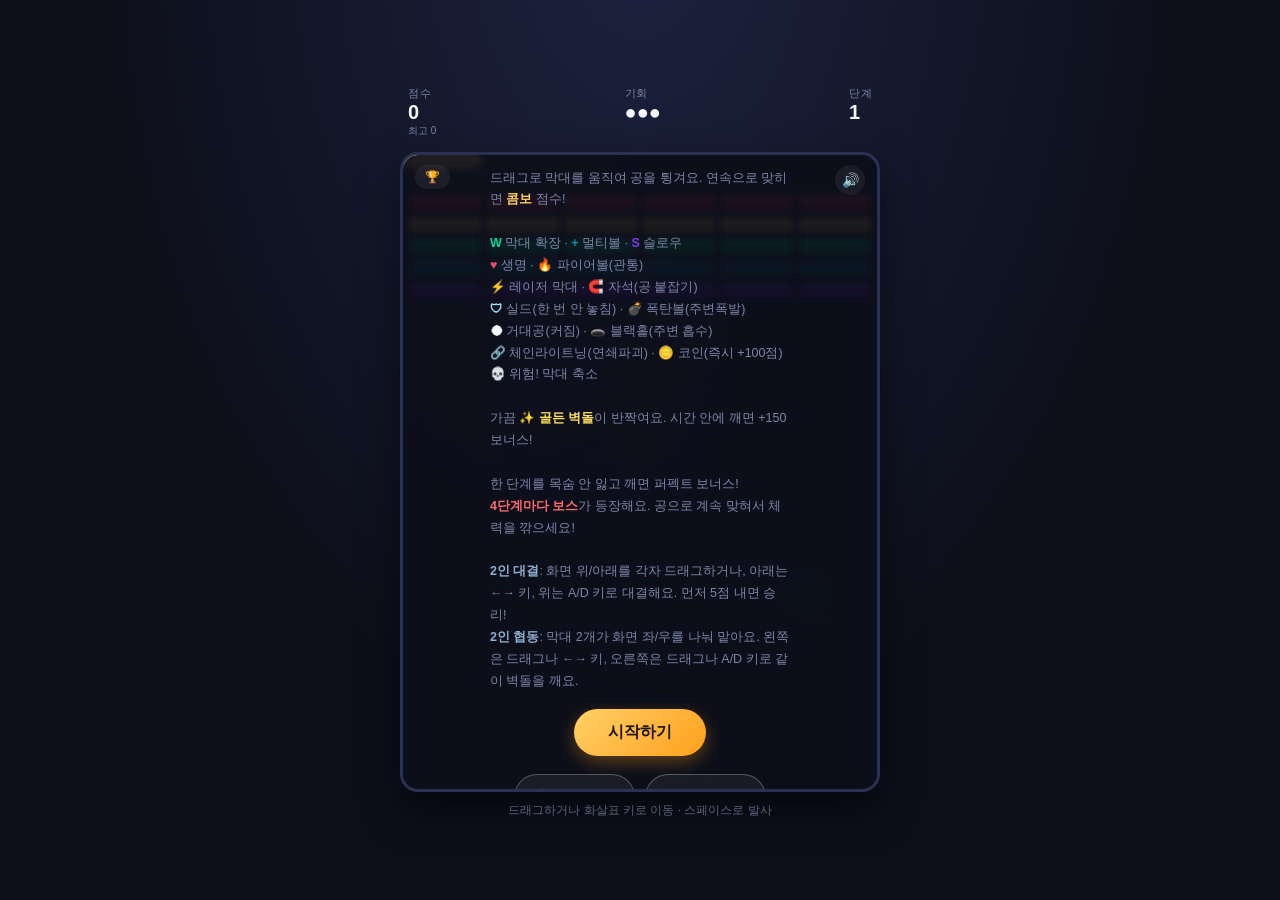
<file: bounce/index.html>
<!DOCTYPE html>
<html lang="ko">
<head>
<meta charset="UTF-8">
<meta name="viewport" content="width=device-width, initial-scale=1.0, maximum-scale=1.0, user-scalable=no">
<title>튕기기</title>
<style>
  :root{
    --bg: #0d0f1a;
    --bg2: #171c2e;
    --wall: #2a3152;
    --paddle: #ffd166;
    --paddle2: #ff9f1c;
    --text: #f4f7fb;
    --dim: #7c86a8;
  }
  * { box-sizing: border-box; -webkit-tap-highlight-color: transparent; }
  html, body {
    margin: 0; padding: 0; height: 100%;
    background: radial-gradient(ellipse at 50% -10%, #1c2340 0%, #0d0f1a 60%);
    color: var(--text);
    font-family: -apple-system, BlinkMacSystemFont, "Pretendard", "Apple SD Gothic Neo", sans-serif;
    overflow: hidden;
    touch-action: none;
  }
  #wrap {
    display: flex; flex-direction: column; align-items: center;
    height: 100%;
    padding: env(safe-area-inset-top, 10px) 10px env(safe-area-inset-bottom, 10px);
    justify-content: center;
    gap: 10px;
  }
  #hud {
    width: 100%; max-width: 480px;
    display: flex; justify-content: space-between; align-items: baseline;
    padding: 4px 8px;
  }
  #hud .label { font-size: 11px; letter-spacing: 0.5px; color: var(--dim); }
  #hud .value { font-size: 20px; font-weight: 700; color: var(--text); transition: color .15s, transform .15s; }
  #hud .value.pop { transform: scale(1.25); color: var(--paddle); }
  #hud .best { font-size: 10px; color: var(--dim); display:block; font-weight: 400; }
  #combo {
    position: absolute; top: 10px; left: 50%; transform: translateX(-50%) scale(0.8);
    font-size: 13px; font-weight: 700; color: var(--paddle);
    opacity: 0; pointer-events: none; transition: opacity .15s, transform .15s;
    white-space: nowrap; z-index: 4;
  }
  #combo.show { opacity: 1; transform: translateX(-50%) scale(1); }
  #banner {
    position: absolute; top: 40%; left: 50%; transform: translate(-50%,-50%) scale(0.7);
    font-size: 22px; font-weight: 800; color: #ffd166;
    opacity: 0; pointer-events: none; transition: opacity .2s, transform .2s;
    text-shadow: 0 2px 12px rgba(0,0,0,0.5);
    z-index: 4; white-space: nowrap;
  }
  #banner.show { opacity: 1; transform: translate(-50%,-50%) scale(1); }
  #status {
    position: absolute; bottom: 8px; left: 8px; display: flex; gap: 5px; z-index: 4;
  }
  .chip {
    font-size: 11px; font-weight: 700; padding: 3px 8px; border-radius: 999px;
    background: rgba(255,255,255,0.1); color: var(--text); opacity: 0; transform: translateY(6px);
    transition: opacity .15s, transform .15s;
  }
  .chip.show { opacity: 1; transform: translateY(0); }
  #bossBar {
    position: absolute; top: 8px; left: 50%; transform: translateX(-50%);
    width: 70%; max-width: 300px; height: 10px; border-radius: 999px;
    background: rgba(255,255,255,0.1); overflow: hidden; z-index: 4;
    opacity: 0; transition: opacity .2s; border: 1px solid rgba(255,255,255,0.15);
  }
  #bossBar.show { opacity: 1; }
  #bossBar > div {
    height: 100%; width: 100%;
    background: linear-gradient(90deg, #ef476f, #ff6b6b);
    transition: width .15s;
  }
  #bossLabel {
    position: absolute; top: 20px; left: 50%; transform: translateX(-50%);
    font-size: 10px; font-weight: 700; color: #ff9b9b; z-index: 4; opacity: 0; transition: opacity .2s;
    letter-spacing: 1px;
  }
  #bossLabel.show { opacity: 1; }
  #toastWrap {
    position: absolute; top: 44px; left: 50%; transform: translateX(-50%);
    display: flex; flex-direction: column; gap: 6px; z-index: 8; align-items: center;
    pointer-events: none; width: 90%;
  }
  .toast {
    background: linear-gradient(135deg, #2a2140, #1a1730);
    border: 1px solid rgba(255,209,102,0.4);
    color: #ffd166; font-size: 12px; font-weight: 700;
    padding: 8px 14px; border-radius: 12px;
    box-shadow: 0 6px 16px rgba(0,0,0,0.4);
    opacity: 0; transform: translateY(-10px) scale(0.9);
    animation: toastIn 0.35s forwards, toastOut 0.35s forwards 2.4s;
    white-space: nowrap;
  }
  @keyframes toastIn { to { opacity: 1; transform: translateY(0) scale(1); } }
  @keyframes toastOut { to { opacity: 0; transform: translateY(-8px) scale(0.95); } }
  #achBtn {
    position: absolute; top: 10px; left: 12px;
    background: rgba(255,255,255,0.06); border: none; color: var(--dim);
    padding: 5px 10px; border-radius: 999px; font-size: 12px; cursor: pointer; z-index: 6;
    font-weight: 700;
  }
  #achModal {
    position: absolute; inset: 0; z-index: 9;
    background: rgba(10,11,20,0.95); backdrop-filter: blur(4px);
    display: none; flex-direction: column; padding: 20px; gap: 10px;
  }
  #achModal.show { display: flex; }
  #achModal h2 { margin: 0 0 4px; font-size: 18px; }
  #achList { overflow-y: auto; display: flex; flex-direction: column; gap: 8px; flex: 1; }
  .achRow {
    display: flex; align-items: center; gap: 10px;
    background: rgba(255,255,255,0.05); border-radius: 10px; padding: 8px 10px;
  }
  .achRow.locked { opacity: 0.35; }
  .achIcon { font-size: 20px; width: 26px; text-align: center; }
  .achText { display: flex; flex-direction: column; }
  .achText b { font-size: 13px; }
  .achText span { font-size: 11px; color: var(--dim); }
  #achCloseBtn {
    align-self: center; margin-top: 4px; padding: 9px 26px; border-radius: 999px; border: none;
    background: rgba(255,255,255,0.1); color: var(--text); font-weight: 700; font-size: 13px; cursor: pointer;
  }
  #btnRow { display: flex; gap: 10px; flex-wrap: wrap; justify-content: center; }
  #versusBtn, #coopBtn {
    margin-top: 6px;
    padding: 13px 22px;
    border-radius: 999px;
    border: 1px solid rgba(255,255,255,0.25);
    background: rgba(255,255,255,0.06);
    color: var(--text);
    font-size: 14px;
    font-weight: 700;
    cursor: pointer;
  }
  #versusBtn:active, #coopBtn:active { transform: scale(0.96); }
  .vsScore {
    position: absolute; left: 50%; transform: translateX(-50%);
    font-size: 30px; font-weight: 800; color: rgba(244,247,251,0.55);
    z-index: 4; display: none; letter-spacing: 1px;
  }
  .vsScore.show { display: block; }
  #vsScoreTop { top: 8px; }
  #vsScoreBottom { bottom: 8px; }
  #vsMid {
    position: absolute; left: 8px; right: 8px; top: 50%; height: 1px;
    background: repeating-linear-gradient(90deg, rgba(255,255,255,0.15) 0 10px, transparent 10px 20px);
    display: none; z-index: 3;
  }
  #vsMid.show { display: block; }
  #stage {
    position: relative;
    width: 100%;
    max-width: 480px;
    aspect-ratio: 3 / 4;
    background: linear-gradient(180deg, var(--bg2), var(--bg));
    border-radius: 18px;
    border: 3px solid var(--wall);
    overflow: hidden;
    box-shadow: 0 0 0 1px rgba(255,255,255,0.04) inset, 0 20px 40px rgba(0,0,0,0.5);
  }
  canvas { display: block; width: 100%; height: 100%; touch-action: none; }
  #overlay {
    position: absolute; inset: 0;
    display: flex; flex-direction: column; align-items: center; justify-content: center;
    gap: 12px;
    background: rgba(13,15,26,0.92);
    backdrop-filter: blur(3px);
    text-align: center;
    padding: 22px;
    z-index: 5;
    overflow-y: auto;
  }
  #overlay.hidden { display: none; }
  #overlay h1 { font-size: 24px; margin: 0; letter-spacing: -0.3px; }
  #overlay p { margin: 0; color: var(--dim); font-size: 12.5px; line-height: 1.75; max-width: 300px; text-align: left; }
  #startBtn {
    margin-top: 4px;
    padding: 13px 34px;
    border-radius: 999px;
    border: none;
    background: linear-gradient(135deg, var(--paddle), var(--paddle2));
    color: #1a1400;
    font-size: 16px;
    font-weight: 700;
    cursor: pointer;
    box-shadow: 0 6px 18px rgba(255,159,28,0.35);
    flex-shrink: 0;
  }
  #startBtn:active { transform: scale(0.96); }
  #soundBtn {
    position: absolute; top: 10px; right: 12px;
    background: rgba(255,255,255,0.06); border: none; color: var(--dim);
    width: 30px; height: 30px; border-radius: 50%; font-size: 14px; cursor: pointer;
    z-index: 6;
  }
  #hint { font-size: 12px; color: var(--dim); text-align: center; max-width: 480px; }
  .floater {
    position: absolute; pointer-events: none; font-weight: 700; font-size: 13px;
    color: var(--paddle);
    animation: floatUp 0.7s ease-out forwards;
    z-index: 4;
  }
  @keyframes floatUp {
    0% { opacity: 1; transform: translateY(0); }
    100% { opacity: 0; transform: translateY(-26px); }
  }
</style>
</head>
<body>
<div id="wrap">
  <div id="hud">
    <div><div class="label">점수</div><div class="value" id="score">0</div><span class="best" id="best">최고 0</span></div>
    <div><div class="label">기회</div><div class="value" id="lives">●●●</div></div>
    <div><div class="label">단계</div><div class="value" id="level">1</div></div>
  </div>
  <div id="stage">
    <button id="soundBtn">🔊</button>
    <button id="achBtn">🏆</button>
    <div id="toastWrap"></div>
    <div id="combo"></div>
    <div id="banner"></div>
    <div id="status"></div>
    <div id="bossLabel">보스 등장!</div>
    <div id="bossBar"><div></div></div>
    <div id="vsScoreTop" class="vsScore">0</div>
    <div id="vsScoreBottom" class="vsScore">0</div>
    <div id="vsMid"></div>
    <canvas id="game"></canvas>
    <div id="achModal">
      <h2>🏆 업적</h2>
      <div id="achList"></div>
      <button id="achCloseBtn">닫기</button>
    </div>
    <div id="overlay">
      <h1 id="overlayTitle">벽 튕기기</h1>
      <p id="overlayText">
        드래그로 막대를 움직여 공을 튕겨요. 연속으로 맞히면 <b style="color:#ffd166">콤보</b> 점수!<br><br>
        <b style="color:#06d6a0">W</b> 막대 확장 · <b style="color:#118ab2">+</b> 멀티볼 · <b style="color:#8338ec">S</b> 슬로우<br>
        <b style="color:#ef476f">♥</b> 생명 · <b style="color:#ff6b6b">🔥</b> 파이어볼(관통)<br>
        <b style="color:#ffd166">⚡</b> 레이저 막대 · <b style="color:#4cc9f0">🧲</b> 자석(공 붙잡기)<br>
        <b style="color:#a0e7ff">🛡</b> 실드(한 번 안 놓침) · <b style="color:#ff8c00">💣</b> 폭탄볼(주변폭발)<br>
        <b style="color:#f4f7fb">⬤</b> 거대공(커짐) · <b style="color:#8338ec">🕳️</b> 블랙홀(주변 흡수)<br>
        <b style="color:#ffd60a">🔗</b> 체인라이트닝(연쇄파괴) · <b style="color:#ffd166">🪙</b> 코인(즉시 +100점)<br>
        <b style="color:#ff3b3b">💀</b> 위험! 막대 축소<br><br>
        가끔 <b style="color:#ffe066">✨ 골든 벽돌</b>이 반짝여요. 시간 안에 깨면 +150 보너스!<br><br>
        한 단계를 목숨 안 잃고 깨면 퍼펙트 보너스!<br>
        <b style="color:#ff6b6b">4단계마다 보스</b>가 등장해요. 공으로 계속 맞혀서 체력을 깎으세요!<br><br>
        <b style="color:#8fb0d1">2인 대결</b>: 화면 위/아래를 각자 드래그하거나, 아래는 ←→ 키, 위는 A/D 키로 대결해요. 먼저 5점 내면 승리!<br>
        <b style="color:#8fb0d1">2인 협동</b>: 막대 2개가 화면 좌/우를 나눠 맡아요. 왼쪽은 드래그나 ←→ 키, 오른쪽은 드래그나 A/D 키로 같이 벽돌을 깨요.
      </p>
      <button id="startBtn">시작하기</button>
      <div id="btnRow">
        <button id="versusBtn">👫 2인 대결</button>
        <button id="coopBtn">🤝 2인 협동</button>
      </div>
    </div>
  </div>
  <div id="hint">드래그하거나 화살표 키로 이동 · 스페이스로 발사</div>
</div>

<script>
(function(){
  const canvas = document.getElementById('game');
  const ctx = canvas.getContext('2d');
  const stage = document.getElementById('stage');
  const overlay = document.getElementById('overlay');
  const overlayTitle = document.getElementById('overlayTitle');
  const overlayText = document.getElementById('overlayText');
  const startBtn = document.getElementById('startBtn');
  const versusBtn = document.getElementById('versusBtn');
  const coopBtn = document.getElementById('coopBtn');
  const hudEl = document.getElementById('hud');
  const vsScoreTopEl = document.getElementById('vsScoreTop');
  const vsScoreBottomEl = document.getElementById('vsScoreBottom');
  const vsMidEl = document.getElementById('vsMid');
  const soundBtn = document.getElementById('soundBtn');
  const scoreEl = document.getElementById('score');
  const bestEl = document.getElementById('best');
  const livesEl = document.getElementById('lives');
  const levelEl = document.getElementById('level');
  const comboEl = document.getElementById('combo');
  const bannerEl = document.getElementById('banner');
  const statusEl = document.getElementById('status');
  const bossBarEl = document.getElementById('bossBar');
  const bossBarFillEl = bossBarEl.querySelector('div');
  const bossLabelEl = document.getElementById('bossLabel');
  const achBtn = document.getElementById('achBtn');
  const achModal = document.getElementById('achModal');
  const achList = document.getElementById('achList');
  const achCloseBtn = document.getElementById('achCloseBtn');
  const toastWrap = document.getElementById('toastWrap');

  let highScore = 0;
  try { highScore = parseInt(localStorage.getItem('bounceGameHighScore') || '0', 10) || 0; } catch(e){}
  bestEl.textContent = '최고 ' + highScore;

  // ---------- 업적 ----------
  const ACHIEVEMENTS = [
    { id:'first_brick', icon:'🧱', title:'첫 발', desc:'벽돌을 처음으로 깼어요' },
    { id:'combo5', icon:'🔥', title:'콤보 마스터', desc:'콤보 x5 달성' },
    { id:'combo10', icon:'⚡', title:'불타는 손', desc:'콤보 x10 달성' },
    { id:'level3', icon:'🚩', title:'꾸준한 도전', desc:'3단계 도달' },
    { id:'level6', icon:'🏔️', title:'베테랑', desc:'6단계 도달' },
    { id:'boss1', icon:'👹', title:'보스 사냥꾼', desc:'첫 보스 처치' },
    { id:'perfect', icon:'💯', title:'퍼펙트!', desc:'목숨 안 잃고 단계 클리어' },
    { id:'score500', icon:'⭐', title:'점수 사냥꾼', desc:'점수 500점 달성' },
    { id:'score2000', icon:'🌟', title:'점수왕', desc:'점수 2000점 달성' },
    { id:'allitems', icon:'🎒', title:'수집가', desc:'모든 아이템 종류를 사용해봤어요' },
    { id:'comeback', icon:'💪', title:'마지막 생명', desc:'생명 1개로 단계 클리어' },
    { id:'multiball3', icon:'🔱', title:'삼위일체', desc:'공 3개를 동시에 굴렸어요' },
    { id:'shieldsave', icon:'🙌', title:'아슬아슬', desc:'실드로 목숨을 지켰어요' },
    { id:'laser10', icon:'🔫', title:'저격수', desc:'레이저로 벽돌 10개 파괴' },
    { id:'level10', icon:'🏆', title:'전설', desc:'10단계 도달' },
    { id:'score5000', icon:'👑', title:'점수의 제왕', desc:'점수 5000점 달성' },
    { id:'bossslayer3', icon:'🗡️', title:'보스 헌터', desc:'보스 3마리 처치(누적)' },
    { id:'blackhole1', icon:'🕳️', title:'특이점', desc:'블랙홀을 처음 사용했어요' }
  ];
  let unlockedAch = new Set();
  try { unlockedAch = new Set(JSON.parse(localStorage.getItem('bounceGameAch') || '[]')); } catch(e){}
  let usedItemTypes = new Set();

  function unlockAchievement(id){
    if (unlockedAch.has(id)) return;
    unlockedAch.add(id);
    try { localStorage.setItem('bounceGameAch', JSON.stringify([...unlockedAch])); } catch(e){}
    const meta = ACHIEVEMENTS.find(a=>a.id===id);
    if (!meta) return;
    sfx.achieve();
    const t = document.createElement('div');
    t.className = 'toast';
    t.textContent = meta.icon + ' 업적 달성: ' + meta.title;
    toastWrap.appendChild(t);
    setTimeout(()=> t.remove(), 2900);
  }

  function renderAchList(){
    achList.innerHTML = ACHIEVEMENTS.map(a=>{
      const got = unlockedAch.has(a.id);
      return `<div class="achRow ${got?'':'locked'}">
        <div class="achIcon">${got ? a.icon : '🔒'}</div>
        <div class="achText"><b>${a.title}</b><span>${a.desc}</span></div>
      </div>`;
    }).join('');
  }
  achBtn.addEventListener('click', ()=>{ renderAchList(); achModal.classList.add('show'); });
  achCloseBtn.addEventListener('click', ()=> achModal.classList.remove('show'));

  let soundOn = true;
  let actx = null;
  function ensureAudio(){ if (!actx) { try { actx = new (window.AudioContext||window.webkitAudioContext)(); } catch(e){} } }
  function beep(freq, dur, type, vol){
    if (!soundOn || !actx) return;
    const osc = actx.createOscillator();
    const gain = actx.createGain();
    osc.type = type || 'square';
    osc.frequency.value = freq;
    gain.gain.value = (vol!=null?vol:0.06);
    osc.connect(gain); gain.connect(actx.destination);
    osc.start();
    gain.gain.exponentialRampToValueAtTime(0.001, actx.currentTime + dur);
    osc.stop(actx.currentTime + dur);
  }
  const sfx = {
    paddle: ()=> beep(220, 0.08, 'square', 0.05),
    brick: (pitch)=> beep(440 + pitch*30, 0.07, 'square', 0.05),
    wall: ()=> beep(160, 0.05, 'sine', 0.03),
    lose: ()=> beep(90, 0.35, 'sawtooth', 0.07),
    power: ()=> { beep(660,0.08,'sine',0.06); setTimeout(()=>beep(880,0.1,'sine',0.06),80); },
    bad: ()=> { beep(200,0.12,'sawtooth',0.06); setTimeout(()=>beep(140,0.16,'sawtooth',0.06),100); },
    laser: ()=> beep(1200,0.04,'sawtooth',0.035),
    boom: ()=> beep(80,0.25,'sawtooth',0.09),
    shield: ()=> beep(500,0.1,'triangle',0.07),
    levelup: ()=> { beep(523,0.1,'sine',0.06); setTimeout(()=>beep(659,0.1,'sine',0.06),100); setTimeout(()=>beep(784,0.16,'sine',0.06),200); },
    perfect: ()=> { beep(784,0.1,'sine',0.07); setTimeout(()=>beep(988,0.1,'sine',0.07),90); setTimeout(()=>beep(1175,0.2,'sine',0.07),180); },
    best: ()=> { beep(880,0.12,'triangle',0.07); setTimeout(()=>beep(1175,0.2,'triangle',0.07),110); },
    bossHit: ()=> beep(300,0.05,'square',0.05),
    bossDown: ()=> { beep(200,0.15,'sawtooth',0.08); setTimeout(()=>beep(150,0.15,'sawtooth',0.08),150); setTimeout(()=>beep(100,0.3,'sawtooth',0.09),300); },
    achieve: ()=> { beep(700,0.08,'triangle',0.06); setTimeout(()=>beep(1050,0.14,'triangle',0.07),90); },
    vortex: ()=> { beep(120,0.2,'sine',0.06); setTimeout(()=>beep(80,0.25,'sine',0.06),120); setTimeout(()=>beep(50,0.3,'sine',0.06),260); }
  };
  soundBtn.addEventListener('click', ()=>{
    soundOn = !soundOn;
    soundBtn.textContent = soundOn ? '🔊' : '🔇';
  });

  let W, H, DPR;
  let stars = [];
  function resize(){
    DPR = Math.min(window.devicePixelRatio || 1, 2);
    const rect = canvas.getBoundingClientRect();
    W = rect.width; H = rect.height;
    canvas.width = W * DPR; canvas.height = H * DPR;
    ctx.setTransform(DPR,0,0,DPR,0,0);
    layoutBricks();
    stars = [];
    for (let i=0;i<40;i++){
      stars.push({ x: Math.random()*W, y: Math.random()*H, r: Math.random()*1.4+0.3, ph: Math.random()*Math.PI*2 });
    }
    if (mode === 'versus'){
      paddle.y = H - 30;
      paddleTop.y = 18;
      paddle.x = Math.min(paddle.x, W - paddle.w);
      paddleTop.x = Math.min(paddleTop.x, W - paddleTop.w);
    }
    if (mode === 'coop'){
      paddle.y = H - 34;
      paddle2.y = paddle.y;
      paddle.x = Math.min(paddle.x, W - paddle.w);
      paddle2.x = Math.min(paddle2.x, W - paddle2.w);
    }
  }

  const brickColors = ['#ef476f','#ffd166','#06d6a0','#118ab2','#8338ec','#ff6b6b'];
  let bricks = [];
  const cols = 6;
  let rows = 5;
  const brickGap = 6;
  let brickW, brickH;

  function layoutBricks(){
    brickW = (W - brickGap*(cols+1)) / cols;
    brickH = 16;
    if (bricks.length === 0) buildBricks();
  }

  function cellAlive(pattern, r, c, totalRows){
    const midC = (cols-1)/2;
    const midR = (totalRows-1)/2;
    if (pattern === 'checker') return (r+c)%2===0;
    if (pattern === 'diamond'){
      const dist = Math.abs(r-midR)/Math.max(midR,1) + Math.abs(c-midC)/Math.max(midC,1);
      return dist <= 1.15;
    }
    if (pattern === 'pyramid'){
      const width = Math.round((r+1)/totalRows * cols);
      const start = Math.floor((cols-width)/2);
      return c >= start && c < start+width;
    }
    return true;
  }

  let boss = null;
  let blackHole = null;
  function isBossLevel(lv){ return lv % 4 === 0; }

  function buildBoss(){
    const hp = 16 + level*3;
    boss = {
      w: Math.min(140, W*0.42), h: 26,
      x: W/2 - 70, y: 46,
      hp: hp, maxHp: hp,
      dir: 1, speed: 1.4 + level*0.12,
      flash: 0
    };
    bossBarEl.classList.add('show');
    bossLabelEl.classList.add('show');
    bossBarFillEl.style.width = '100%';
  }

  function buildBricks(){
    bossBarEl.classList.remove('show');
    bossLabelEl.classList.remove('show');
    boss = null;
    goldenBrick = null;
    goldenSpawnAt = performance.now() + 5000 + Math.random()*3000;
    if (isBossLevel(level)){
      bricks = [];
      buildBoss();
      return;
    }
    const patterns = ['full','checker','diamond','pyramid'];
    const pattern = patterns[(level-1) % patterns.length];
    const effRows = (level === 5) ? Math.max(rows - 1, 5) : rows;
    const toughChance = (level === 5) ? 0.10 : (level >= 3 ? 0.16 : 0);
    bricks = [];
    for (let r=0; r<effRows; r++){
      for (let c=0; c<cols; c++){
        if (!cellAlive(pattern, r, c, effRows)) continue;
        const tough = Math.random() < toughChance;
        bricks.push({
          x: brickGap + c*(brickW+brickGap),
          y: 40 + r*(brickH+brickGap),
          w: brickW, h: brickH,
          hp: tough ? 2 : 1,
          maxHp: tough ? 2 : 1,
          alive: true,
          color: brickColors[r % brickColors.length],
          flash: 0
        });
      }
    }
  }

  const paddle = {
    baseW: 78, w: 78, h: 12, x: 0, y: 0, squash: 0,
    wideUntil: 0, shrinkUntil: 0, laserUntil: 0, magnetUntil: 0, shieldActive: false
  };
  const paddle2 = { x: 0, y: 0, w: 78, h: 12, squash: 0 };
  function activePaddles(){ return mode === 'coop' ? [paddle, paddle2] : [paddle]; }
  const paddleTop = { w: 78, h: 12, x: 0, y: 0, squash: 0 };
  let mode = 'solo';
  let vsBall = null;
  let vsScoreTop = 0, vsScoreBottom = 0;
  const VS_TARGET = 5;
  let vsRafId = null;
  let vsServeTimer = 0;
  function makeBall(){ return { x:0, y:0, r: 7, baseR: 7, vx: 0, vy: 0, speed: 0, launched: false, stuck:false, trail: [], fireUntil: 0, bombUntil: 0, giantUntil: 0, chainUntil: 0 }; }
  let balls = [];
  let particles = [];
  let powerups = [];
  let lasers = [];

  let score = 0, lives = 3, level = 1, running = false, rafId = null;
  let combo = 0, comboHideTimer = null;
  let shake = 0;
  let slowUntil = 0;
  let livesAtLevelStart = 3;
  let lastLaserShot = 0;
  let goldenBrick = null;
  let goldenSpawnAt = 0;
  let newBestShown = false;
  let bossJustCleared = false;
  let laserBrickKills = 0;
  let bossKillCount = 0;

  function currentPaddleWidth(){
    const now = performance.now();
    let w = paddle.baseW;
    if (now < paddle.wideUntil) w *= 1.6;
    if (now < paddle.shrinkUntil) w *= 0.55;
    return w;
  }

  function resetPaddleBall(){
    paddle.baseW = 78;
    paddle.wideUntil = 0; paddle.shrinkUntil = 0; paddle.laserUntil = 0; paddle.magnetUntil = 0;
    paddle.shieldActive = false;
    paddle.w = paddle.baseW;
    paddle.y = H - 34;
    if (mode === 'coop'){
      paddle.x = W*0.26 - paddle.w/2;
      paddle2.w = paddle.w;
      paddle2.y = paddle.y;
      paddle2.x = W*0.74 - paddle2.w/2;
    } else {
      paddle.x = W/2 - paddle.w/2;
    }
    slowUntil = 0;
    blackHole = null;
    balls = [makeBall()];
    const b = balls[0];
    b.x = W/2;
    b.y = paddle.y - b.r - 2;
    b.launched = false;
    b.speed = 4.6 + (level-1)*0.35 - (level === 5 ? 0.3 : 0);
    combo = 0;
    powerups = [];
    lasers = [];
  }

  function launchBall(b){
    if (b.launched) return;
    const angle = (-Math.PI/2) + (Math.random()*0.6 - 0.3);
    b.vx = Math.cos(angle) * b.speed;
    b.vy = Math.sin(angle) * b.speed;
    b.launched = true;
    b.stuck = false;
  }

  function popValue(el){
    el.classList.remove('pop');
    void el.offsetWidth;
    el.classList.add('pop');
  }

  function updateHud(){
    scoreEl.textContent = score;
    levelEl.textContent = level;
    livesEl.textContent = '●'.repeat(Math.max(lives,0)) + '○'.repeat(Math.max(3-lives,0));
    if (score >= 500) unlockAchievement('score500');
    if (score >= 2000) unlockAchievement('score2000');
    if (score >= 5000) unlockAchievement('score5000');
    if (score > highScore){
      highScore = score;
      bestEl.textContent = '최고 ' + highScore;
      if (!newBestShown){ newBestShown = true; sfx.best(); showBanner('신기록!'); }
      try { localStorage.setItem('bounceGameHighScore', String(highScore)); } catch(e){}
    }
  }

  function showCombo(){
    if (combo >= 5) unlockAchievement('combo5');
    if (combo >= 10) unlockAchievement('combo10');
    if (combo >= 2){
      comboEl.textContent = 'COMBO x' + combo;
      comboEl.classList.add('show');
      clearTimeout(comboHideTimer);
      comboHideTimer = setTimeout(()=> comboEl.classList.remove('show'), 700);
    }
  }

  let bannerTimer = null;
  function showBanner(text){
    bannerEl.textContent = text;
    bannerEl.classList.add('show');
    clearTimeout(bannerTimer);
    bannerTimer = setTimeout(()=> bannerEl.classList.remove('show'), 1100);
  }

  function spawnFloater(x, y, text){
    const f = document.createElement('div');
    f.className = 'floater';
    f.textContent = text;
    f.style.left = x + 'px';
    f.style.top = y + 'px';
    stage.appendChild(f);
    setTimeout(()=> f.remove(), 700);
  }

  function spawnParticles(x, y, color, n){
    for (let i=0;i<n;i++){
      const a = Math.random()*Math.PI*2;
      const sp = 1.5 + Math.random()*3;
      particles.push({ x, y, vx: Math.cos(a)*sp, vy: Math.sin(a)*sp, life: 1, color, size: 2+Math.random()*2 });
    }
  }

  function maybeSpawnPowerup(x, y){
    if (Math.random() < 0.2){
      const goodTypes = ['wide','multi','slow','life','fire','laser','magnet','shield','bomb','giant','blackhole','chain','coin'];
      const isBad = Math.random() < 0.16;
      const type = isBad ? 'shrink' : goodTypes[Math.floor(Math.random()*goodTypes.length)];
      powerups.push({ x, y, vy: 2.1, type, r: 9 });
    }
  }

  function drawRoundRect(x,y,w,h,r){
    ctx.beginPath();
    ctx.moveTo(x+r,y);
    ctx.arcTo(x+w,y,x+w,y+h,r);
    ctx.arcTo(x+w,y+h,x,y+h,r);
    ctx.arcTo(x,y+h,x,y,r);
    ctx.arcTo(x,y,x+w,y,r);
    ctx.closePath();
  }

  function shadeColor(hex, percent){
    const num = parseInt(hex.replace('#',''),16);
    let r = (num>>16) + Math.round(255*(percent/100));
    let g = ((num>>8)&0xff) + Math.round(255*(percent/100));
    let b = (num&0xff) + Math.round(255*(percent/100));
    r = Math.max(0,Math.min(255,r)); g = Math.max(0,Math.min(255,g)); b = Math.max(0,Math.min(255,b));
    return '#' + (r<<16|g<<8|b).toString(16).padStart(6,'0');
  }

  const powerupMeta = {
    wide: { color: '#06d6a0', label: 'W' },
    multi: { color: '#118ab2', label: '+' },
    slow: { color: '#8338ec', label: 'S' },
    life: { color: '#ef476f', label: '♥' },
    fire: { color: '#ff6b6b', label: '🔥' },
    laser: { color: '#ffd166', label: '⚡' },
    magnet: { color: '#4cc9f0', label: '🧲' },
    shield: { color: '#a0e7ff', label: '🛡' },
    bomb: { color: '#ff8c00', label: '💣' },
    giant: { color: '#f4f7fb', label: '⬤' },
    shrink: { color: '#ff3b3b', label: '💀' },
    blackhole: { color: '#8338ec', label: '🕳️' },
    chain: { color: '#ffd60a', label: '🔗' },
    coin: { color: '#ffd166', label: '🪙' }
  };

  function updateStatusChips(){
    const now = performance.now();
    const chips = [];
    if (now < paddle.wideUntil) chips.push(['W','#06d6a0']);
    if (now < paddle.shrinkUntil) chips.push(['축소','#ff3b3b']);
    if (now < paddle.laserUntil) chips.push(['⚡','#ffd166']);
    if (now < paddle.magnetUntil) chips.push(['🧲','#4cc9f0']);
    if (paddle.shieldActive) chips.push(['🛡','#a0e7ff']);
    if (now < slowUntil) chips.push(['S','#8338ec']);
    if (balls.some(b => now < b.chainUntil)) chips.push(['🔗','#ffd60a']);
    statusEl.innerHTML = chips.map(c=>`<span class="chip show" style="background:${c[1]}22;color:${c[1]}">${c[0]}</span>`).join('');
  }

  function draw(t){
    ctx.save();
    if (shake > 0) ctx.translate((Math.random()-0.5)*shake, (Math.random()-0.5)*shake);
    ctx.clearRect(-10,-10,W+20,H+20);

    // 네뷸라 배경
    const tt = (t||0)/1000;
    const n1x = W*0.3 + Math.sin(tt*0.15)*W*0.15;
    const n1y = H*0.25 + Math.cos(tt*0.12)*H*0.1;
    const g1 = ctx.createRadialGradient(n1x, n1y, 0, n1x, n1y, W*0.55);
    g1.addColorStop(0, 'rgba(131,56,236,0.14)');
    g1.addColorStop(1, 'rgba(131,56,236,0)');
    ctx.fillStyle = g1;
    ctx.fillRect(0,0,W,H);
    const n2x = W*0.7 + Math.cos(tt*0.1)*W*0.15;
    const n2y = H*0.7 + Math.sin(tt*0.14)*H*0.12;
    const g2 = ctx.createRadialGradient(n2x, n2y, 0, n2x, n2y, W*0.5);
    g2.addColorStop(0, 'rgba(6,214,160,0.10)');
    g2.addColorStop(1, 'rgba(6,214,160,0)');
    ctx.fillStyle = g2;
    ctx.fillRect(0,0,W,H);

    stars.forEach(s=>{
      const tw = 0.4 + 0.4*Math.sin((t||0)/700 + s.ph);
      ctx.globalAlpha = tw;
      ctx.fillStyle = '#3a4570';
      ctx.beginPath();
      ctx.arc(s.x, s.y, s.r, 0, Math.PI*2);
      ctx.fill();
    });
    ctx.globalAlpha = 1;

    bricks.forEach(b=>{
      if (!b.alive) return;
      ctx.globalAlpha = b.hp < b.maxHp ? 0.65 : 1;
      const grad = ctx.createLinearGradient(b.x, b.y, b.x, b.y+b.h);
      const c = b.flash > 0 ? '#ffffff' : (b.golden ? '#ffe066' : b.color);
      grad.addColorStop(0, c);
      grad.addColorStop(1, shadeColor(c, -22));
      ctx.fillStyle = grad;
      if (b.hp < b.maxHp && !b.golden){ ctx.shadowColor = c; ctx.shadowBlur = 10; }
      if (b.golden){
        const pulse = 10 + Math.sin((t||0)/90) * 5;
        ctx.shadowColor = '#ffe066'; ctx.shadowBlur = pulse;
      }
      drawRoundRect(b.x, b.y, b.w, b.h, 4);
      ctx.fill();
      ctx.shadowBlur = 0;
      ctx.globalAlpha = 1;
      if (b.golden){
        const frac = Math.max(0, (b.goldenUntil - (performance.now())) / 7000);
        ctx.strokeStyle = 'rgba(255,255,255,0.8)';
        ctx.lineWidth = 2;
        ctx.beginPath();
        ctx.arc(b.x + b.w - 6, b.y + 6, 5, -Math.PI/2, -Math.PI/2 + frac*Math.PI*2);
        ctx.stroke();
      }
      if (b.flash > 0) b.flash -= 0.08;
    });

    if (boss){
      ctx.shadowColor = '#ef476f';
      ctx.shadowBlur = 18;
      ctx.fillStyle = boss.flash > 0 ? '#ffffff' : '#ef476f';
      drawRoundRect(boss.x, boss.y, boss.w, boss.h, 8);
      ctx.fill();
      ctx.shadowBlur = 0;
      ctx.fillStyle = 'rgba(255,255,255,0.85)';
      ctx.font = 'bold 14px sans-serif';
      ctx.textAlign = 'center'; ctx.textBaseline = 'middle';
      ctx.fillText('👹', boss.x + boss.w/2, boss.y + boss.h/2 + 1);
      if (boss.flash > 0) boss.flash -= 0.08;
    }

    if (blackHole){
      const spin = (t||0)/200;
      ctx.save();
      ctx.translate(blackHole.x, blackHole.y);
      for (let i=0;i<3;i++){
        ctx.beginPath();
        ctx.strokeStyle = `rgba(131,56,236,${0.35 - i*0.1})`;
        ctx.lineWidth = 2;
        ctx.arc(0, 0, 18 + i*10, spin + i, spin + i + 4.2);
        ctx.stroke();
      }
      ctx.beginPath();
      ctx.fillStyle = '#05030a';
      ctx.shadowColor = '#8338ec';
      ctx.shadowBlur = 20;
      ctx.arc(0, 0, 13, 0, Math.PI*2);
      ctx.fill();
      ctx.shadowBlur = 0;
      ctx.restore();
    }

    ctx.fillStyle = '#ffd166';
    lasers.forEach(l=>{
      drawRoundRect(l.x-1.5, l.y-8, 3, 14, 1.5);
      ctx.fill();
    });

    powerups.forEach(p=>{
      const meta = powerupMeta[p.type];
      ctx.shadowColor = meta.color;
      ctx.shadowBlur = 10;
      ctx.beginPath();
      ctx.fillStyle = meta.color;
      ctx.arc(p.x, p.y, p.r, 0, Math.PI*2);
      ctx.fill();
      ctx.shadowBlur = 0;
      ctx.fillStyle = '#0d0f1a';
      ctx.font = 'bold 10px sans-serif';
      ctx.textAlign = 'center';
      ctx.textBaseline = 'middle';
      ctx.fillText(meta.label, p.x, p.y+1);
    });

    particles.forEach(p=>{
      ctx.globalAlpha = Math.max(p.life,0);
      ctx.fillStyle = p.color;
      ctx.beginPath();
      ctx.arc(p.x, p.y, p.size, 0, Math.PI*2);
      ctx.fill();
    });
    ctx.globalAlpha = 1;

    const now = performance.now();
    const isLaser = now < paddle.laserUntil;
    const isMagnet = now < paddle.magnetUntil;
    const paddleColor = isLaser ? '#ffd166' : (isMagnet ? '#4cc9f0' : (now < paddle.wideUntil ? '#06d6a0' : (now < paddle.shrinkUntil ? '#ff6b6b' : '#ffd166')));
    activePaddles().forEach(pd=>{
      const pH = pd.h - pd.squash*4;
      ctx.shadowColor = paddleColor;
      ctx.shadowBlur = 14;
      ctx.fillStyle = paddleColor;
      drawRoundRect(pd.x, pd.y + pd.squash*2, pd.w, pH, 6);
      ctx.fill();
      ctx.shadowBlur = 0;
      if (isLaser || isMagnet){
        ctx.strokeStyle = isLaser ? 'rgba(255,209,102,0.6)' : 'rgba(76,201,240,0.6)';
        ctx.lineWidth = 2;
        drawRoundRect(pd.x-2, pd.y + pd.squash*2-2, pd.w+4, pH+4, 8);
        ctx.stroke();
      }
      if (pd.squash > 0) pd.squash *= 0.85;
    });
    if (paddle.shieldActive){
      ctx.strokeStyle = 'rgba(160,231,255,0.7)';
      ctx.lineWidth = 3;
      ctx.beginPath();
      ctx.moveTo(4, H-4);
      ctx.lineTo(W-4, H-4);
      ctx.stroke();
    }

    balls.forEach(b=>{
      const fire = now < b.fireUntil;
      const bomb = now < b.bombUntil;
      const color = fire ? '#ff5a3c' : (bomb ? '#ff8c00' : '#f4f7fb');
      b.trail.forEach((tp,i)=>{
        ctx.globalAlpha = (i/b.trail.length) * 0.28;
        ctx.beginPath();
        ctx.fillStyle = color;
        ctx.arc(tp.x, tp.y, b.r*0.8, 0, Math.PI*2);
        ctx.fill();
      });
      ctx.globalAlpha = 1;
      ctx.shadowColor = color;
      ctx.shadowBlur = 12;
      ctx.beginPath();
      ctx.fillStyle = color;
      ctx.arc(b.x, b.y, b.r, 0, Math.PI*2);
      ctx.fill();
      ctx.shadowBlur = 0;
    });

    ctx.restore();
    if (shake > 0) shake *= 0.85;
    if (shake < 0.3) shake = 0;
  }

  function loseLife(){
    lives -= 1;
    popValue(livesEl);
    sfx.lose();
    shake = 8;
    updateHud();
    if (lives <= 0){
      gameOver(false);
    } else {
      resetPaddleBall();
    }
  }

  function nextLevel(){
    if (lives === 1) unlockAchievement('comeback');
    if (lives >= livesAtLevelStart){
      score += 50;
      spawnFloater(W/2 - 20, H/2, '+50');
      showBanner('퍼펙트! 💯');
      sfx.perfect();
      unlockAchievement('perfect');
    } else {
      showBanner('단계 클리어!');
      sfx.levelup();
    }
    level += 1;
    rows = Math.min(rows+1, 8);
    if (level >= 3) unlockAchievement('level3');
    if (level >= 6) unlockAchievement('level6');
    if (level >= 10) unlockAchievement('level10');
    buildBricks();
    resetPaddleBall();
    livesAtLevelStart = lives;
    updateHud();
  }

  function awardGoldenBonus(b){
    if (!b.golden) return;
    score += 150;
    spawnFloater(b.x + b.w/2, b.y, '+150 ✨');
    showBanner('골든 벽돌! +150 ✨');
    spawnParticles(b.x + b.w/2, b.y + b.h/2, '#ffe066', 16);
    sfx.best();
    goldenBrick = null;
    goldenSpawnAt = performance.now() + 8000 + Math.random()*4000;
  }

  function explodeAt(cx, cy, radius){
    sfx.boom();
    shake = Math.max(shake, 6);
    spawnParticles(cx, cy, '#ff8c00', 18);
    bricks.forEach(b=>{
      if (!b.alive) return;
      const bx = b.x + b.w/2, by = b.y + b.h/2;
      if (Math.hypot(bx-cx, by-cy) <= radius){
        b.hp = 0; b.alive = false;
        score += 8;
        spawnParticles(bx, by, b.color, 5);
        awardGoldenBonus(b);
      }
    });
    updateHud();
  }

  function chainDestroy(cx, cy, count){
    const candidates = bricks
      .filter(b => b.alive)
      .map(b => ({ b, d: Math.hypot((b.x+b.w/2)-cx, (b.y+b.h/2)-cy) }))
      .sort((a,z) => a.d - z.d)
      .slice(0, count);
    candidates.forEach(({b})=>{
      b.hp = 0; b.alive = false;
      score += 8;
      spawnParticles(b.x+b.w/2, b.y+b.h/2, '#ffd60a', 6);
      awardGoldenBonus(b);
    });
    if (candidates.length) { shake = Math.max(shake, 3); sfx.bossHit(); updateHud(); }
  }

  function applyPowerup(type){
    usedItemTypes.add(type);
    const allTypes = ['wide','multi','slow','life','fire','laser','magnet','shield','bomb','giant','shrink','blackhole','chain','coin'];
    if (allTypes.every(t => usedItemTypes.has(t))) unlockAchievement('allitems');
    if (type === 'shrink'){
      sfx.bad();
      paddle.shrinkUntil = performance.now() + 6000;
      shake = Math.max(shake, 4);
      showBanner('막대 축소!');
      return;
    }
    sfx.power();
    if (type === 'wide'){
      paddle.wideUntil = performance.now() + 9000;
    } else if (type === 'multi'){
      const src = balls[0];
      for (let i=0;i<2;i++){
        const nb = makeBall();
        nb.r = src.r; nb.x = src.x; nb.y = src.y; nb.speed = src.speed;
        nb.launched = true;
        const angle = (-Math.PI/2) + (i===0?-0.5:0.5);
        nb.vx = Math.cos(angle)*nb.speed;
        nb.vy = Math.sin(angle)*nb.speed;
        balls.push(nb);
      }
      if (balls.length >= 3) unlockAchievement('multiball3');
    } else if (type === 'slow'){
      slowUntil = performance.now() + 7000;
    } else if (type === 'life'){
      lives = Math.min(lives+1, 5);
      updateHud();
    } else if (type === 'fire'){
      const until = performance.now() + 6000;
      balls.forEach(b => b.fireUntil = until);
    } else if (type === 'laser'){
      paddle.laserUntil = performance.now() + 8000;
    } else if (type === 'magnet'){
      paddle.magnetUntil = performance.now() + 9000;
    } else if (type === 'shield'){
      paddle.shieldActive = true;
      sfx.shield();
    } else if (type === 'bomb'){
      const until = performance.now() + 8000;
      balls.forEach(b => b.bombUntil = until);
    } else if (type === 'giant'){
      const until = performance.now() + 8000;
      balls.forEach(b => { b.giantUntil = until; b.r = b.baseR * 1.8; });
    } else if (type === 'blackhole'){
      blackHole = {
        x: W*0.25 + Math.random()*W*0.5,
        y: 90 + Math.random()*70,
        pullRadius: 150,
        eatRadius: 16,
        until: performance.now() + 6000
      };
      unlockAchievement('blackhole1');
      sfx.vortex();
      showBanner('블랙홀 소환! 🕳️');
    } else if (type === 'chain'){
      const until = performance.now() + 8000;
      balls.forEach(b => b.chainUntil = until);
    } else if (type === 'coin'){
      score += 100;
      popValue(scoreEl);
      updateHud();
    }
  }

  function step(t){
    if (!running) return;

    const now = performance.now();
    paddle.w = currentPaddleWidth();
    paddle.x = Math.min(Math.max(paddle.x, 0), W - paddle.w);
    if (mode === 'coop'){
      paddle2.w = paddle.w;
      paddle2.y = paddle.y;
      paddle2.x = Math.min(Math.max(paddle2.x, 0), W - paddle2.w);
    }
    const speedMul = now < slowUntil ? 0.6 : 1;

    balls.forEach(b=>{
      if (b.r > b.baseR && now > b.giantUntil) b.r = b.baseR;
    });

    if (boss){
      boss.x += boss.dir * boss.speed;
      if (boss.x <= 0){ boss.x = 0; boss.dir = 1; }
      if (boss.x + boss.w >= W){ boss.x = W - boss.w; boss.dir = -1; }
      bossBarFillEl.style.width = Math.max(0,(boss.hp/boss.maxHp)*100) + '%';
    }

    if (mode !== 'versus' && !boss){
      if (goldenBrick && (!goldenBrick.alive || now > goldenBrick.goldenUntil)){
        goldenBrick.golden = false;
        goldenBrick = null;
        goldenSpawnAt = now + 8000 + Math.random()*4000;
      }
      if (!goldenBrick && now > goldenSpawnAt){
        const alive = bricks.filter(b=>b.alive);
        if (alive.length){
          goldenBrick = alive[Math.floor(Math.random()*alive.length)];
          goldenBrick.golden = true;
          goldenBrick.goldenUntil = now + 7000;
        }
      }
    }

    if (blackHole){
      if (now > blackHole.until){
        blackHole = null;
      } else {
        bricks.forEach(b=>{
          if (!b.alive) return;
          const bx = b.x + b.w/2, by = b.y + b.h/2;
          const dx = blackHole.x - bx, dy = blackHole.y - by;
          const dist = Math.hypot(dx, dy);
          if (dist < blackHole.pullRadius){
            if (dist < blackHole.eatRadius){
              b.alive = false;
              score += 15;
              spawnParticles(bx, by, '#8338ec', 8);
              awardGoldenBonus(b);
              updateHud();
            } else {
              b.x += dx * 0.05;
              b.y += dy * 0.05;
            }
          }
        });
        balls.forEach(ball=>{
          if (!ball.launched) return;
          const dx = blackHole.x - ball.x, dy = blackHole.y - ball.y;
          const dist = Math.hypot(dx, dy);
          if (dist < blackHole.pullRadius && dist > 1){
            const pull = 0.35;
            ball.vx += (dx/dist) * pull;
            ball.vy += (dy/dist) * pull;
            const spd = Math.hypot(ball.vx, ball.vy);
            if (spd > 0){
              const scale = ball.speed / spd;
              ball.vx *= scale; ball.vy *= scale;
            }
          }
        });
      }
    }

    if (now < paddle.laserUntil && now - lastLaserShot > 320){
      lastLaserShot = now;
      activePaddles().forEach(pd => lasers.push({ x: pd.x + pd.w/2, y: pd.y }));
      sfx.laser();
    }
    lasers.forEach(l => l.y -= 9);
    lasers = lasers.filter(l=>{
      if (l.y < 0) return false;
      if (boss && l.x > boss.x && l.x < boss.x+boss.w && l.y > boss.y && l.y < boss.y+boss.h){
        boss.hp -= 1; boss.flash = 1;
        score += 2; updateHud();
        sfx.bossHit();
        return false;
      }
      for (const b of bricks){
        if (!b.alive) continue;
        if (l.x > b.x && l.x < b.x+b.w && l.y > b.y && l.y < b.y+b.h){
          b.hp -= 1; b.flash = 1;
          if (b.hp <= 0){
            b.alive = false;
            score += 6;
            laserBrickKills += 1;
            if (laserBrickKills >= 10) unlockAchievement('laser10');
            spawnParticles(b.x+b.w/2, b.y+b.h/2, b.color, 6);
            maybeSpawnPowerup(b.x+b.w/2, b.y+b.h/2);
            awardGoldenBonus(b);
            updateHud();
          }
          return false;
        }
      }
      return true;
    });

    balls.forEach(ball=>{
      if (!ball.launched){
        ball.x = paddle.x + paddle.w/2;
        return;
      }

      ball.trail.push({x: ball.x, y: ball.y});
      if (ball.trail.length > 6) ball.trail.shift();

      ball.x += ball.vx * speedMul;
      ball.y += ball.vy * speedMul;

      if (ball.x - ball.r < 0){ ball.x = ball.r; ball.vx *= -1; sfx.wall(); }
      if (ball.x + ball.r > W){ ball.x = W - ball.r; ball.vx *= -1; sfx.wall(); }
      if (ball.y - ball.r < 0){ ball.y = ball.r; ball.vy *= -1; sfx.wall(); }

      const fire = now < ball.fireUntil;
      const bomb = now < ball.bombUntil;
      const magnet = now < paddle.magnetUntil;

      if (ball.vy > 0){
        for (const pd of activePaddles()){
          if (ball.y + ball.r >= pd.y &&
              ball.y + ball.r <= pd.y + pd.h + 8 &&
              ball.x >= pd.x - ball.r &&
              ball.x <= pd.x + pd.w + ball.r){
            if (magnet && !ball.stuck){
              ball.stuck = true;
              ball.stuckPaddle = pd;
              ball.launched = false;
              ball.vx = 0; ball.vy = 0;
              ball.y = pd.y - ball.r - 0.5;
            } else {
              const hitPos = (ball.x - (pd.x + pd.w/2)) / (pd.w/2);
              const angle = hitPos * (Math.PI/3);
              const speed = Math.hypot(ball.vx, ball.vy);
              ball.vx = Math.sin(angle) * speed;
              ball.vy = -Math.abs(Math.cos(angle) * speed);
              ball.y = pd.y - ball.r - 0.5;
              pd.squash = 1;
              sfx.paddle();
              combo = 0;
            }
            break;
          }
        }
      }

      if (ball.stuck){
        const sp = ball.stuckPaddle || paddle;
        ball.x = sp.x + sp.w/2;
        ball.y = sp.y - ball.r - 0.5;
      }

      if (boss && ball.x + ball.r > boss.x && ball.x - ball.r < boss.x + boss.w &&
          ball.y + ball.r > boss.y && ball.y - ball.r < boss.y + boss.h){
        boss.hp -= 1;
        boss.flash = 1;
        combo += 1;
        const gained = 5 * Math.min(combo, 8);
        score += gained;
        popValue(scoreEl);
        spawnFloater(boss.x + boss.w/2, boss.y, '+' + gained);
        showCombo();
        spawnParticles(ball.x, ball.y, '#ef476f', 6);
        sfx.bossHit();
        updateHud();
        if (!fire){
          const overlapTop = (ball.y + ball.r) - boss.y;
          const overlapBottom = (boss.y + boss.h) - (ball.y - ball.r);
          if (overlapTop < overlapBottom) ball.vy = -Math.abs(ball.vy);
          else ball.vy = Math.abs(ball.vy);
        }
        if (Math.random() < 0.25) maybeSpawnPowerup(boss.x + Math.random()*boss.w, boss.y + boss.h);
        if (boss.hp <= 0){
          const bx = boss.x + boss.w/2, by = boss.y + boss.h/2;
          spawnParticles(bx, by, '#ef476f', 30);
          score += 200;
          shake = Math.max(shake, 10);
          sfx.bossDown();
          showBanner('보스 처치! +200');
          boss = null;
          bossJustCleared = true;
          unlockAchievement('boss1');
          bossKillCount += 1;
          if (bossKillCount >= 3) unlockAchievement('bossslayer3');
          updateHud();
        }
      }

      for (const b of bricks){
        if (!b.alive) continue;
        if (ball.x + ball.r > b.x && ball.x - ball.r < b.x + b.w &&
            ball.y + ball.r > b.y && ball.y - ball.r < b.y + b.h){
          b.hp -= 1;
          b.flash = 1;
          if (b.hp <= 0){
            b.alive = false;
            combo += 1;
            unlockAchievement('first_brick');
            const gained = 10 * Math.min(combo, 8);
            score += gained;
            popValue(scoreEl);
            spawnFloater(b.x + b.w/2, b.y, '+' + gained);
            showCombo();
            spawnParticles(b.x + b.w/2, b.y + b.h/2, fire ? '#ff9f4a' : b.color, 10);
            maybeSpawnPowerup(b.x + b.w/2, b.y + b.h/2);
            if (bomb) explodeAt(b.x + b.w/2, b.y + b.h/2, brickW*1.5);
            if (now < ball.chainUntil) chainDestroy(b.x + b.w/2, b.y + b.h/2, 2);
            awardGoldenBonus(b);
          }
          sfx.brick(Math.min(combo,10));
          updateHud();

          if (!fire){
            const overlapLeft = (ball.x + ball.r) - b.x;
            const overlapRight = (b.x + b.w) - (ball.x - ball.r);
            const overlapTop = (ball.y + ball.r) - b.y;
            const overlapBottom = (b.y + b.h) - (ball.y - ball.r);
            const minOverlap = Math.min(overlapLeft, overlapRight, overlapTop, overlapBottom);
            if (minOverlap === overlapLeft || minOverlap === overlapRight) ball.vx *= -1;
            else ball.vy *= -1;
            break;
          }
        }
      }
    });

    balls = balls.filter(b=>{
      if (b.launched && !b.stuck && b.y - b.r > H){
        if (paddle.shieldActive && balls.filter(x=>x.launched && !x.stuck).length <= 1){
          paddle.shieldActive = false;
          sfx.shield();
          shake = Math.max(shake, 5);
          unlockAchievement('shieldsave');
          b.y = paddle.y - b.r - 0.5;
          b.vy = -Math.abs(b.vy || b.speed);
          b.x = paddle.x + paddle.w/2;
          return true;
        }
        return false;
      }
      return true;
    });

    if (balls.length === 0){
      loseLife();
      if (!running) return;
    }

    powerups.forEach(p => p.y += p.vy);
    powerups = powerups.filter(p=>{
      if (p.y - p.r > H) return false;
      if (p.y + p.r >= paddle.y && p.y - p.r <= paddle.y + paddle.h &&
          p.x >= paddle.x && p.x <= paddle.x + paddle.w){
        applyPowerup(p.type);
        if (p.type === 'coin') spawnFloater(p.x, p.y, '+100');
        return false;
      }
      return true;
    });

    particles.forEach(p=>{ p.x += p.vx; p.y += p.vy; p.vy += 0.08; p.life -= 0.04; });
    particles = particles.filter(p => p.life > 0);

    const stageCleared = boss ? false : (bricks.length > 0 && bricks.every(b=>!b.alive));
    const bossCleared = isBossLevel(level) && !boss && bricks.length === 0 && bossJustCleared;
    if (stageCleared || bossCleared){ bossJustCleared = false; nextLevel(); }

    updateStatusChips();
    draw(t);
    rafId = requestAnimationFrame(step);
  }

  function gameOver(won){
    running = false;
    cancelAnimationFrame(rafId);
    bossBarEl.classList.remove('show');
    bossLabelEl.classList.remove('show');
    blackHole = null;
    overlay.classList.remove('hidden');
    overlayTitle.textContent = won ? '클리어!' : '게임 오버';
    const isBest = score >= highScore && score > 0;
    overlayText.style.textAlign = 'center';
    overlayText.innerHTML = `최종 점수 <b style="color:#ffd166">${score}</b>점${isBest ? ' <br><b style="color:#06d6a0">신기록입니다!</b>' : `<br>최고 점수 ${highScore}점`}<br>다시 도전해볼까요?`;
    startBtn.textContent = '다시 시작';
  }

  function startGame(){
    ensureAudio();
    mode = 'solo';
    cancelAnimationFrame(vsRafId);
    hudEl.style.display = 'flex';
    vsScoreTopEl.classList.remove('show');
    vsScoreBottomEl.classList.remove('show');
    vsMidEl.classList.remove('show');
    score = 0; lives = 3; level = 1; rows = 5;
    newBestShown = false;
    bossJustCleared = false;
    livesAtLevelStart = 3;
    overlay.classList.add('hidden');
    buildBricks();
    resetPaddleBall();
    updateHud();
    running = true;
    cancelAnimationFrame(rafId);
    rafId = requestAnimationFrame(step);
  }

  function startCoop(){
    ensureAudio();
    mode = 'coop';
    cancelAnimationFrame(vsRafId);
    hudEl.style.display = 'flex';
    vsScoreTopEl.classList.remove('show');
    vsScoreBottomEl.classList.remove('show');
    vsMidEl.classList.remove('show');
    score = 0; lives = 3; level = 1; rows = 5;
    newBestShown = false;
    bossJustCleared = false;
    livesAtLevelStart = 3;
    overlay.classList.add('hidden');
    buildBricks();
    resetPaddleBall();
    updateHud();
    running = true;
    cancelAnimationFrame(rafId);
    rafId = requestAnimationFrame(step);
  }

  // ---------- 2인 대결 모드 ----------
  function serveVsBall(direction){
    vsBall = {
      x: W/2, y: H/2, r: 7,
      vx: (Math.random()*2-1) * 2.6,
      vy: (direction || (Math.random()<0.5?1:-1)) * 4.6,
      trail: []
    };
  }

  function startVersus(){
    ensureAudio();
    mode = 'versus';
    running = false;
    cancelAnimationFrame(rafId);
    bossBarEl.classList.remove('show');
    bossLabelEl.classList.remove('show');
    hudEl.style.display = 'none';
    statusEl.innerHTML = '';
    vsScoreTopEl.classList.add('show');
    vsScoreBottomEl.classList.add('show');
    vsMidEl.classList.add('show');
    vsScoreTop = 0; vsScoreBottom = 0;
    vsScoreTopEl.textContent = '0';
    vsScoreBottomEl.textContent = '0';
    paddle.w = paddle.baseW = 78;
    paddle.x = W/2 - paddle.w/2;
    paddle.y = H - 30;
    paddleTop.w = 78;
    paddleTop.x = W/2 - paddleTop.w/2;
    paddleTop.y = 18;
    particles = [];
    overlay.classList.add('hidden');
    serveVsBall();
    cancelAnimationFrame(vsRafId);
    vsRafId = requestAnimationFrame(versusStep);
  }

  function versusGameOver(topWon){
    mode = 'solo';
    cancelAnimationFrame(vsRafId);
    overlay.classList.remove('hidden');
    overlayTitle.textContent = topWon ? '위쪽 승리! 🎉' : '아래쪽 승리! 🎉';
    overlayText.style.textAlign = 'center';
    overlayText.innerHTML = `최종 스코어 <b style="color:#ffd166">${vsScoreBottom} : ${vsScoreTop}</b><br>한 판 더 붙어볼까요?`;
  }

  function versusStep(t){
    if (mode !== 'versus') return;
    const b = vsBall;

    if (b){
      b.trail.push({x:b.x, y:b.y});
      if (b.trail.length > 6) b.trail.shift();
      b.x += b.vx;
      b.y += b.vy;

      if (b.x - b.r < 0){ b.x = b.r; b.vx *= -1; sfx.wall(); }
      if (b.x + b.r > W){ b.x = W - b.r; b.vx *= -1; sfx.wall(); }

      // 아래쪽 패들(플레이어1) 충돌
      if (b.vy > 0 && b.y + b.r >= paddle.y && b.y + b.r <= paddle.y + paddle.h + 8 &&
          b.x >= paddle.x - b.r && b.x <= paddle.x + paddle.w + b.r){
        const hitPos = (b.x - (paddle.x + paddle.w/2)) / (paddle.w/2);
        const speed = Math.min(Math.hypot(b.vx,b.vy) * 1.03, 11);
        b.vx = Math.sin(hitPos*(Math.PI/3)) * speed;
        b.vy = -Math.abs(Math.cos(hitPos*(Math.PI/3)) * speed);
        b.y = paddle.y - b.r - 0.5;
        paddle.squash = 1;
        sfx.paddle();
      }
      // 위쪽 패들(플레이어2) 충돌
      if (b.vy < 0 && b.y - b.r <= paddleTop.y + paddleTop.h && b.y - b.r >= paddleTop.y - 8 &&
          b.x >= paddleTop.x - b.r && b.x <= paddleTop.x + paddleTop.w + b.r){
        const hitPos = (b.x - (paddleTop.x + paddleTop.w/2)) / (paddleTop.w/2);
        const speed = Math.min(Math.hypot(b.vx,b.vy) * 1.03, 11);
        b.vx = Math.sin(hitPos*(Math.PI/3)) * speed;
        b.vy = Math.abs(Math.cos(hitPos*(Math.PI/3)) * speed);
        b.y = paddleTop.y + paddleTop.h + b.r + 0.5;
        paddleTop.squash = 1;
        sfx.paddle();
      }

      if (b.y - b.r > H){
        vsScoreTop += 1;
        vsScoreTopEl.textContent = vsScoreTop;
        spawnParticles(b.x, H-10, '#ffd166', 12);
        sfx.lose();
        vsBall = null;
        if (vsScoreTop >= VS_TARGET){ versusGameOver(true); return; }
        vsServeTimer = setTimeout(()=> serveVsBall(-1), 700);
      } else if (b.y + b.r < 0){
        vsScoreBottom += 1;
        vsScoreBottomEl.textContent = vsScoreBottom;
        spawnParticles(b.x, 10, '#ffd166', 12);
        sfx.lose();
        vsBall = null;
        if (vsScoreBottom >= VS_TARGET){ versusGameOver(false); return; }
        vsServeTimer = setTimeout(()=> serveVsBall(1), 700);
      }
    }

    particles.forEach(p=>{ p.x += p.vx; p.y += p.vy; p.vy += 0.08; p.life -= 0.04; });
    particles = particles.filter(p => p.life > 0);
    if (paddle.squash > 0) paddle.squash *= 0.85;
    if (paddleTop.squash > 0) paddleTop.squash *= 0.85;

    versusDraw(t);
    vsRafId = requestAnimationFrame(versusStep);
  }

  function versusDraw(t){
    ctx.clearRect(-10,-10,W+20,H+20);
    const tt = (t||0)/1000;
    const n1x = W*0.3 + Math.sin(tt*0.15)*W*0.15;
    const n1y = H*0.25 + Math.cos(tt*0.12)*H*0.1;
    const g1 = ctx.createRadialGradient(n1x, n1y, 0, n1x, n1y, W*0.55);
    g1.addColorStop(0, 'rgba(131,56,236,0.14)');
    g1.addColorStop(1, 'rgba(131,56,236,0)');
    ctx.fillStyle = g1;
    ctx.fillRect(0,0,W,H);

    stars.forEach(s=>{
      const tw = 0.4 + 0.4*Math.sin((t||0)/700 + s.ph);
      ctx.globalAlpha = tw;
      ctx.fillStyle = '#3a4570';
      ctx.beginPath();
      ctx.arc(s.x, s.y, s.r, 0, Math.PI*2);
      ctx.fill();
    });
    ctx.globalAlpha = 1;

    particles.forEach(p=>{
      ctx.globalAlpha = Math.max(p.life,0);
      ctx.fillStyle = p.color;
      ctx.beginPath();
      ctx.arc(p.x, p.y, p.size, 0, Math.PI*2);
      ctx.fill();
    });
    ctx.globalAlpha = 1;

    // 패들 (아래: 플레이어1, 위: 플레이어2)
    ctx.shadowColor = '#ffd166'; ctx.shadowBlur = 14; ctx.fillStyle = '#ffd166';
    drawRoundRect(paddle.x, paddle.y + paddle.squash*2, paddle.w, paddle.h - paddle.squash*4, 6);
    ctx.fill();
    ctx.shadowColor = '#4cc9f0'; ctx.shadowBlur = 14; ctx.fillStyle = '#4cc9f0';
    drawRoundRect(paddleTop.x, paddleTop.y - paddleTop.squash*2, paddleTop.w, paddleTop.h - paddleTop.squash*4, 6);
    ctx.fill();
    ctx.shadowBlur = 0;

    if (vsBall){
      vsBall.trail.forEach((tp,i)=>{
        ctx.globalAlpha = (i/vsBall.trail.length) * 0.28;
        ctx.beginPath(); ctx.fillStyle = '#f4f7fb';
        ctx.arc(tp.x, tp.y, vsBall.r*0.8, 0, Math.PI*2);
        ctx.fill();
      });
      ctx.globalAlpha = 1;
      ctx.shadowColor = '#f4f7fb'; ctx.shadowBlur = 12;
      ctx.beginPath(); ctx.fillStyle = '#f4f7fb';
      ctx.arc(vsBall.x, vsBall.y, vsBall.r, 0, Math.PI*2);
      ctx.fill();
      ctx.shadowBlur = 0;
    }
  }

  versusBtn.addEventListener('click', startVersus);
  coopBtn.addEventListener('click', startCoop);

  startBtn.addEventListener('click', startGame);

  function movePaddleTo(clientX){
    const rect = canvas.getBoundingClientRect();
    const x = clientX - rect.left;
    paddle.x = Math.min(Math.max(x - paddle.w/2, 0), W - paddle.w);
  }

  function movePaddle2To(clientX){
    const rect = canvas.getBoundingClientRect();
    const x = clientX - rect.left;
    paddle2.x = Math.min(Math.max(x - paddle2.w/2, 0), W - paddle2.w);
  }

  function moveTopPaddleTo(clientX){
    const rect = canvas.getBoundingClientRect();
    const x = clientX - rect.left;
    paddleTop.x = Math.min(Math.max(x - paddleTop.w/2, 0), W - paddleTop.w);
  }

  function handleVersusTouches(touches){
    const rect = canvas.getBoundingClientRect();
    for (const t of touches){
      const y = t.clientY - rect.top;
      if (y < H/2) moveTopPaddleTo(t.clientX);
      else movePaddleTo(t.clientX);
    }
  }

  function handleCoopTouches(touches){
    const rect = canvas.getBoundingClientRect();
    for (const t of touches){
      const x = t.clientX - rect.left;
      if (x < W/2) movePaddleTo(t.clientX);
      else movePaddle2To(t.clientX);
    }
  }

  function launchAll(){ balls.forEach(b => { if (!b.launched || b.stuck) launchBall(b); }); }

  canvas.addEventListener('touchstart', (e)=>{
    e.preventDefault();
    if (mode === 'versus'){ handleVersusTouches(e.touches); return; }
    if (mode === 'coop'){ handleCoopTouches(e.touches); launchAll(); return; }
    movePaddleTo(e.touches[0].clientX);
    launchAll();
  }, {passive:false});

  canvas.addEventListener('touchmove', (e)=>{
    e.preventDefault();
    if (mode === 'versus'){ handleVersusTouches(e.touches); return; }
    if (mode === 'coop'){ handleCoopTouches(e.touches); return; }
    movePaddleTo(e.touches[0].clientX);
  }, {passive:false});

  let mouseDown = false;
  canvas.addEventListener('mousedown', (e)=>{
    mouseDown = true;
    if (mode === 'versus'){
      const rect = canvas.getBoundingClientRect();
      if (e.clientY - rect.top < H/2) moveTopPaddleTo(e.clientX);
      else movePaddleTo(e.clientX);
      return;
    }
    if (mode === 'coop'){
      const rect = canvas.getBoundingClientRect();
      if (e.clientX - rect.left < W/2) movePaddleTo(e.clientX);
      else movePaddle2To(e.clientX);
      launchAll();
      return;
    }
    movePaddleTo(e.clientX);
    launchAll();
  });
  window.addEventListener('mousemove', (e)=>{
    if (!mouseDown) return;
    if (mode === 'versus'){
      const rect = canvas.getBoundingClientRect();
      if (e.clientY - rect.top < H/2) moveTopPaddleTo(e.clientX);
      else movePaddleTo(e.clientX);
      return;
    }
    if (mode === 'coop'){
      const rect = canvas.getBoundingClientRect();
      if (e.clientX - rect.left < W/2) movePaddleTo(e.clientX);
      else movePaddle2To(e.clientX);
      return;
    }
    movePaddleTo(e.clientX);
  });
  window.addEventListener('mouseup', ()=> mouseDown = false);

  window.addEventListener('keydown', (e)=>{
    if (mode === 'versus'){
      if (e.key === 'ArrowLeft') paddle.x = Math.max(paddle.x - 24, 0);
      if (e.key === 'ArrowRight') paddle.x = Math.min(paddle.x + 24, W - paddle.w);
      if (e.key === 'a' || e.key === 'A') paddleTop.x = Math.max(paddleTop.x - 24, 0);
      if (e.key === 'd' || e.key === 'D') paddleTop.x = Math.min(paddleTop.x + 24, W - paddleTop.w);
      return;
    }
    if (mode === 'coop'){
      if (e.key === 'ArrowLeft') paddle.x = Math.max(paddle.x - 24, 0);
      if (e.key === 'ArrowRight') paddle.x = Math.min(paddle.x + 24, W - paddle.w);
      if (e.key === 'a' || e.key === 'A') paddle2.x = Math.max(paddle2.x - 24, 0);
      if (e.key === 'd' || e.key === 'D') paddle2.x = Math.min(paddle2.x + 24, W - paddle2.w);
      if (e.key === ' ') { e.preventDefault(); launchAll(); }
      return;
    }
    if (e.key === 'ArrowLeft') paddle.x = Math.max(paddle.x - 24, 0);
    if (e.key === 'ArrowRight') paddle.x = Math.min(paddle.x + 24, W - paddle.w);
    if (e.key === ' ') { e.preventDefault(); launchAll(); }
  });

  window.addEventListener('resize', resize);
  resize();
  draw(0);
})();
</script>
</body>
</html>
</file>
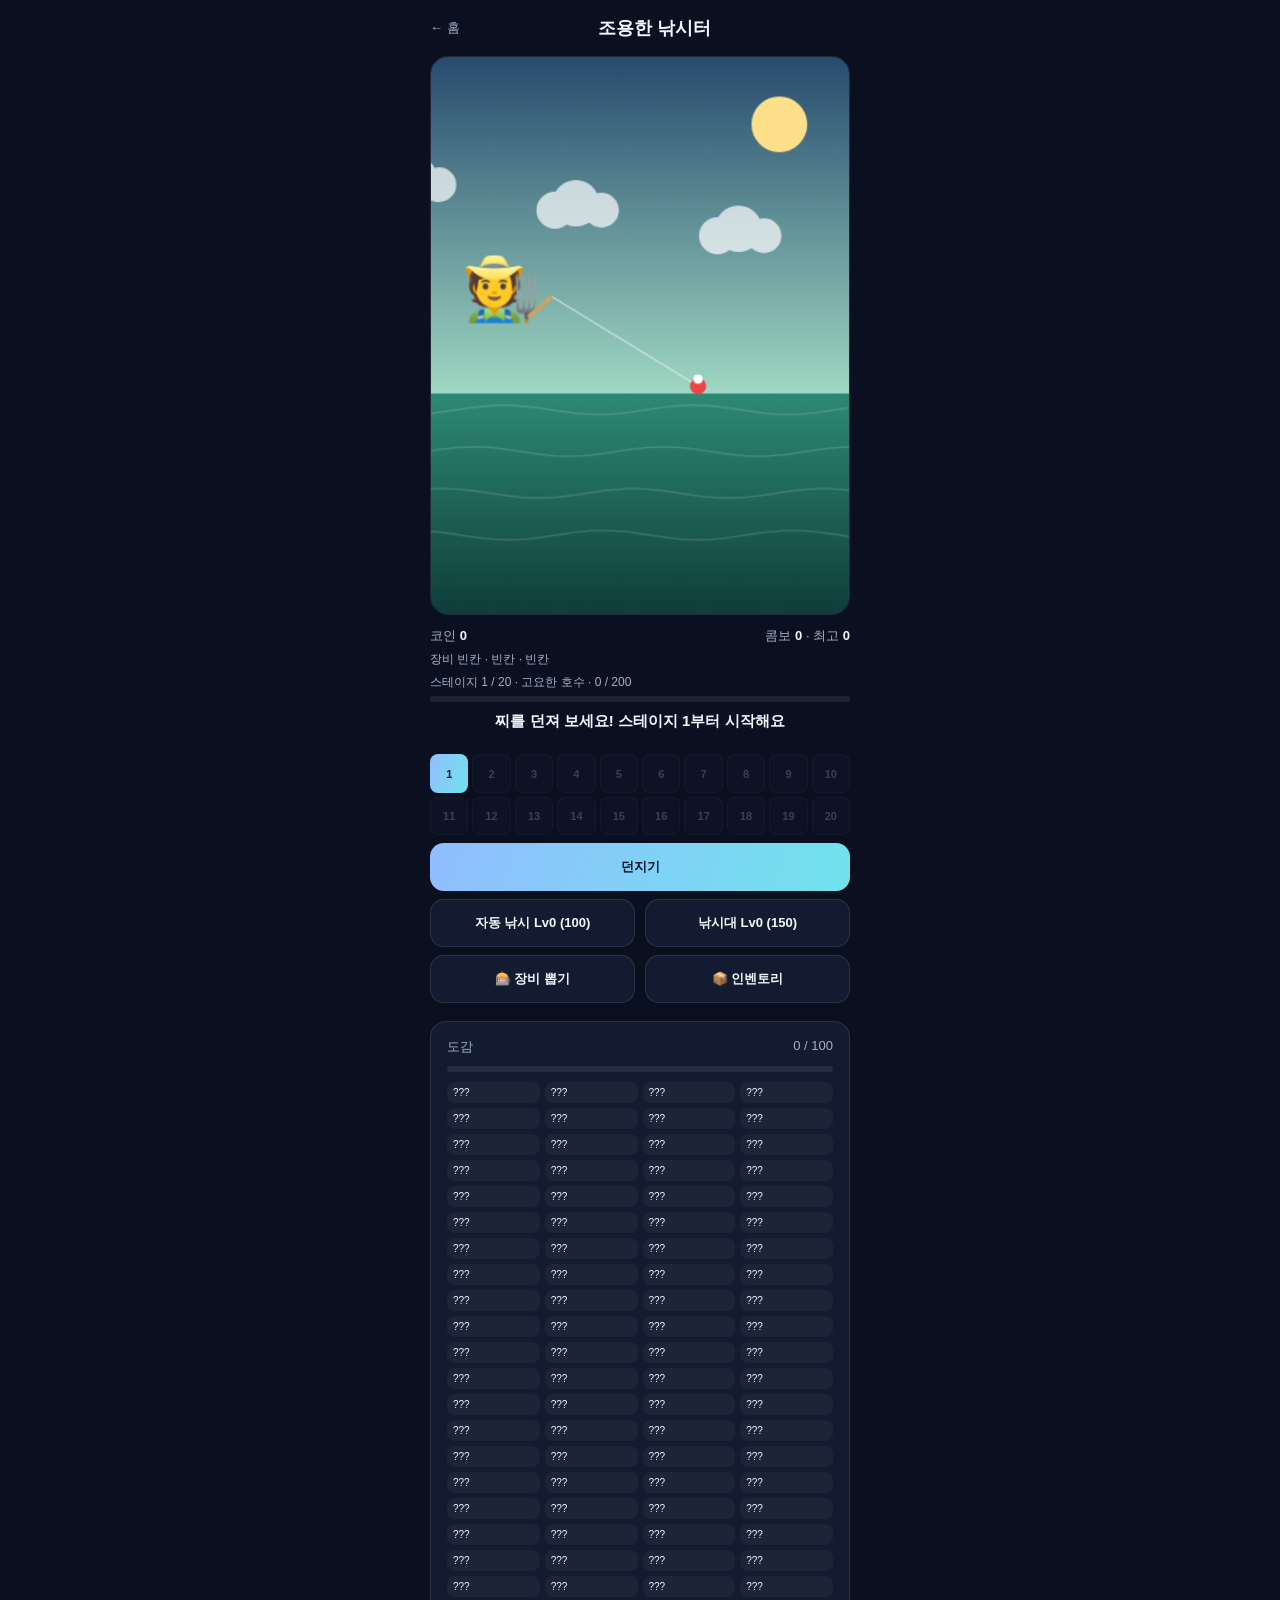
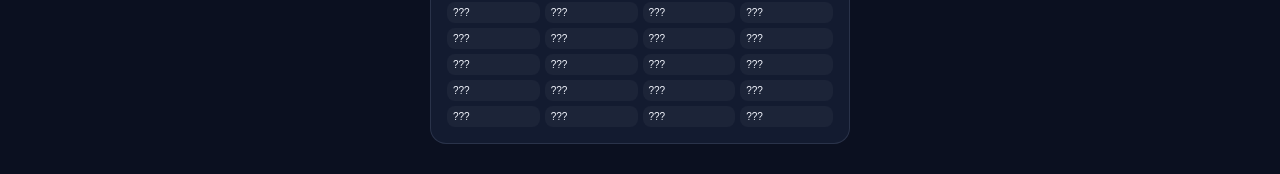
<file: fishing/index.html>
<!DOCTYPE html>
<html lang='ko'>
<head>
<meta charset='UTF-8'>
<meta name='viewport' content='width=device-width,initial-scale=1,viewport-fit=cover'>
<title>조용한 낚시터</title>
<link rel='stylesheet' href='style.css?v=5'>
</head>
<body>
<header><a href='../'>← 홈</a><h1>조용한 낚시터</h1><span></span></header>
<canvas id='c' width='360' height='480'></canvas>
<div class='hud'><span>코인 <b id='coins'>0</b></span><span>콤보 <b id='combo'>0</b> · 최고 <b id='best'>0</b></span></div>
<div class='eqline' id='eq'></div>
<div class='sbox'>
  <div class='sinfo' id='stageInfo'></div>
  <div class='sbar'><i id='stageBar'></i></div>
</div>
<div id='msg'></div>
<div class='stages' id='stages'></div>
<div class='btns'>
  <button id='act' class='main act'>던지기</button>
</div>
<div class='btns'>
  <button id='up' class='main'></button>
  <button id='rod' class='main'></button>
</div>
<div class='btns'>
  <button id='gachaBtn' class='main'>🎰 장비 뽑기</button>
  <button id='invBtn' class='main'>📦 인벤토리</button>
</div>
<div class='dex'>
  <div class='dex-title'><span>도감</span><span id='dexCount'></span></div>
  <div class='bar'><i id='dexBar'></i></div>
  <ul id='dexList'></ul>
</div>
<div class='modal' id='gacha' hidden>
  <div class='mbox'>
    <div class='mhead'><b>장비 뽑기</b><button id='gClose' class='main sm'>닫기</button></div>
    <canvas id='claw' width='360' height='300'></canvas>
    <div id='gmsg'></div>
    <button id='gStart' class='main act'>뽑기 (150코인)</button>
  </div>
</div>
<div class='modal' id='inv' hidden>
  <div class='mbox'>
    <div class='mhead'><b>내 장비 인벤토리</b><span id='invCount'></span><button id='invClose' class='main sm'>닫기</button></div>
    <div class='dex' style='margin:0;max-height:60vh;overflow:auto'><ul id='invList'></ul></div>
  </div>
</div>
<script src='data.js?v=5'></script>
<script src='game.js?v=5'></script>
<script src='claw.js?v=5'></script>
</body>
</html>
</file>
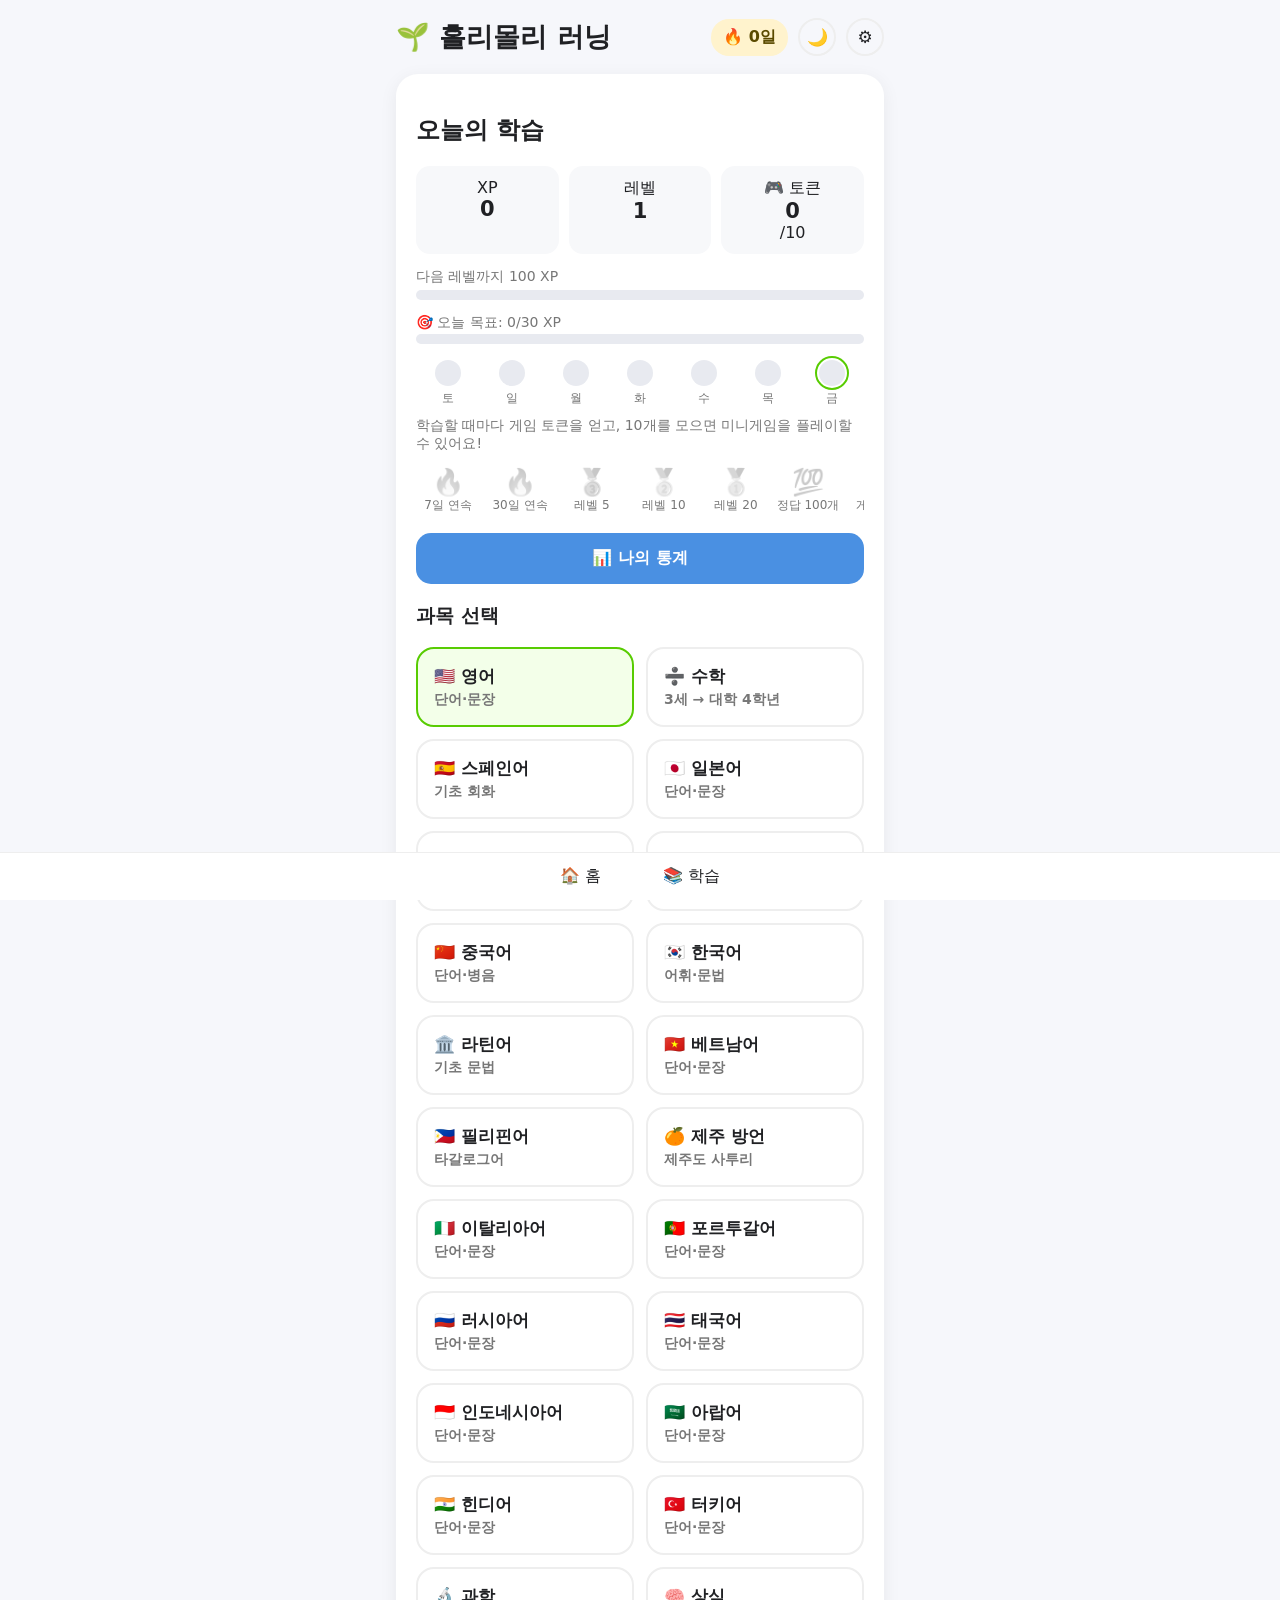
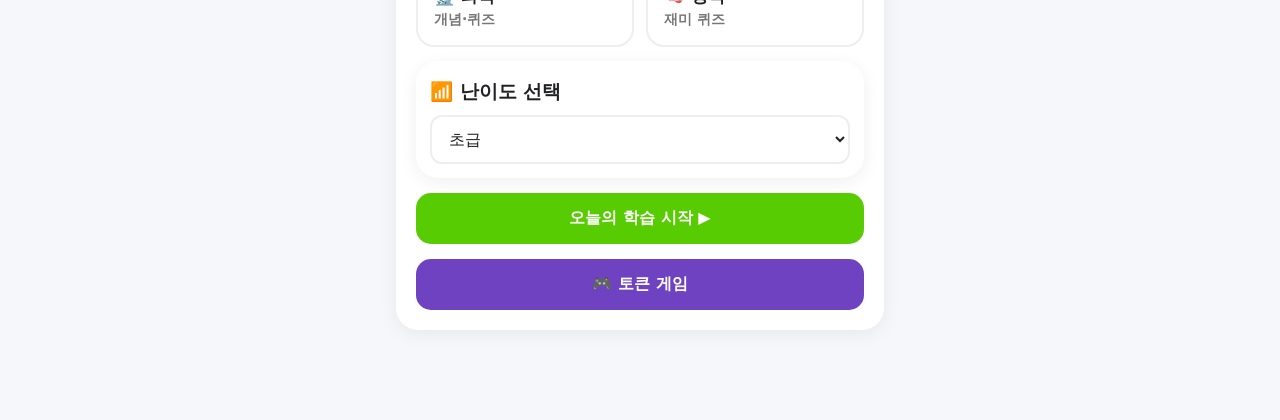
<file: holimoli/index.html>
<!doctype html>
<html lang="ko">
<head>
<meta charset="utf-8">
<meta name="viewport" content="width=device-width,initial-scale=1">
<title>홀리몰리 러닝</title>
<style>
:root{--bg:#f6f7fb;--card:#ffffff;--text:#202124;--sub:#777;--border:#eee;--track:#e8eaf0;--green:#58cc02;--stat:#f7f8fa}
[data-theme="dark"]{--bg:#14161c;--card:#1e2129;--text:#f0f0f0;--sub:#9aa0aa;--border:#2c303a;--track:#2c303a;--green:#58cc02;--stat:#262a33}
*{box-sizing:border-box}body{margin:0;font-family:system-ui,sans-serif;background:var(--bg);color:var(--text);transition:background .2s,color .2s}
.app{max-width:520px;margin:auto;min-height:100vh;padding:18px 16px 90px}
header{display:flex;justify-content:space-between;align-items:center;gap:10px}
h1{margin:0;font-size:27px;flex:1}.streak{background:#fff3cd;color:#5a4a00;padding:8px 12px;border-radius:18px;font-weight:700}
.iconBtn{background:none;border:2px solid var(--border);border-radius:50%;width:38px;height:38px;font-size:17px;color:var(--text)}
.card{background:var(--card);border-radius:22px;padding:20px;margin-top:18px;box-shadow:0 4px 18px #00000010}
.progress{height:10px;background:var(--track);border-radius:8px;overflow:hidden}.bar{height:100%;width:0;background:var(--green);transition:.25s}
.subjects{display:grid;grid-template-columns:1fr 1fr;gap:12px;margin-top:14px}
.subject{padding:16px;border:2px solid var(--border);border-radius:18px;background:var(--card);text-align:left;font-size:17px;font-weight:700;color:var(--text)}
.subject.active{border-color:#58cc02;background:#f3ffe9}
[data-theme="dark"] .subject.active{background:#1c2b12}
.small{color:var(--sub);font-size:14px}.question{font-size:22px;font-weight:800;margin:18px 0}
.answers{display:grid;gap:10px}.answer{padding:15px;border:2px solid var(--border);border-radius:14px;background:var(--card);text-align:left;font-size:17px;color:var(--text)}
.answer:disabled{opacity:.75}.correct{border-color:#58cc02;background:#efffe7}.wrong{border-color:#ff4b4b;background:#fff0f0}
[data-theme="dark"] .correct{background:#16321a}[data-theme="dark"] .wrong{background:#3a1616}
button{font:inherit;cursor:pointer}.primary{width:100%;padding:15px;border:0;border-radius:15px;background:var(--green);color:white;font-weight:800;margin-top:15px}
.stats{display:flex;gap:10px}.stat{flex:1;text-align:center;background:var(--stat);border-radius:14px;padding:12px}.stat b{display:block;font-size:21px}
.hidden{display:none}.nav{position:fixed;bottom:0;left:0;right:0;background:var(--card);border-top:1px solid var(--border);display:flex;justify-content:center;gap:50px;padding:12px}
.nav button{background:none;border:0;color:var(--text)}
.badges{display:flex;gap:8px;overflow-x:auto;margin-top:12px;padding-bottom:4px}
.badge{flex:0 0 auto;text-align:center;width:64px;font-size:12px;color:var(--sub)}
.badge .icon{font-size:26px;display:block;filter:grayscale(1);opacity:.35}
.badge.on .icon{filter:none;opacity:1}.badge.on{color:#c9960b}
.toast{background:#fff8e1;color:#5a4a00;border:2px solid #ffca28;border-radius:14px;padding:10px 14px;margin-top:12px;font-weight:700;font-size:14px}
.week{display:flex;justify-content:space-between;margin-top:12px}
.wday{flex:1;text-align:center;font-size:12px;color:var(--sub)}
.wday .dot{width:26px;height:26px;border-radius:50%;background:var(--track);margin:4px auto;display:flex;align-items:center;justify-content:center;font-size:13px}
.wday.done .dot{background:var(--green);color:white}
.wday.today .dot{outline:2px solid var(--green);outline-offset:2px}
.row{display:flex;align-items:center;justify-content:space-between;padding:14px 0;border-bottom:1px solid var(--border)}
.row:last-child{border-bottom:0}
.switch{position:relative;width:46px;height:26px;background:var(--track);border-radius:20px;border:0;cursor:pointer}
.switch.on{background:var(--green)}
.switch::after{content:'';position:absolute;top:3px;left:3px;width:20px;height:20px;border-radius:50%;background:white;transition:.2s}
.switch.on::after{left:23px}
.danger{width:100%;padding:14px;border:2px solid #ff4b4b;border-radius:14px;background:none;color:#ff4b4b;font-weight:700;margin-top:16px}
</style>
</head>
<body>
<div class="app">
<header><h1>🌱 홀리몰리 러닝</h1><div class="streak">🔥 <span id="streak">0</span>일</div><button class="iconBtn" id="themeBtn" onclick="toggleTheme()">🌙</button><button class="iconBtn" onclick="openSettings()">⚙️</button></header>

<section id="home" class="card">
<h2>오늘의 학습</h2>
<div class="stats"><div class="stat">XP<b id="xp">0</b></div><div class="stat">레벨<b id="level">1</b></div><div class="stat">🎮 토큰<b id="tokens">0</b>/10</div></div>
<p class="small" id="levelProgressText" style="margin-bottom:4px"></p>
<div class="progress"><div class="bar" id="levelBar" style="background:#4a90e2"></div></div>
<p class="small" style="margin-top:14px;margin-bottom:2px" id="goalText"></p>
<div class="progress"><div class="bar" id="goalBar"></div></div>
<div class="week" id="week"></div>
<p class="small" style="margin-top:10px">학습할 때마다 게임 토큰을 얻고, 10개를 모으면 미니게임을 플레이할 수 있어요!</p>
<div class="badges" id="badges"></div>
<button class="primary hidden" id="reviewBtn" style="background:#ffb300" onclick="reviewWrong()">🔁 틀린 문제 복습 (<span id="reviewCount">0</span>개)</button>
<button class="primary" style="background:#4a90e2" onclick="openStats()">📊 나의 통계</button>
<h3>과목 선택</h3>
<div class="subjects">
<button class="subject active" onclick="choose('영어',this)">🇺🇸 영어<br><span class="small">단어·문장</span></button>
<button class="subject" onclick="choose('수학',this)">➗ 수학<br><span class="small">3세 → 대학 4학년</span></button>
<button class="subject" onclick="choose('스페인어',this)">🇪🇸 스페인어<br><span class="small">기초 회화</span></button>
<button class="subject" onclick="choose('일본어',this)">🇯🇵 일본어<br><span class="small">단어·문장</span></button>
<button class="subject" onclick="choose('프랑스어',this)">🇫🇷 프랑스어<br><span class="small">기초 회화</span></button>
<button class="subject" onclick="choose('독일어',this)">🇩🇪 독일어<br><span class="small">단어·문장</span></button>
<button class="subject" onclick="choose('중국어',this)">🇨🇳 중국어<br><span class="small">단어·병음</span></button>
<button class="subject" onclick="choose('한국어',this)">🇰🇷 한국어<br><span class="small">어휘·문법</span></button>
<button class="subject" onclick="choose('라틴어',this)">🏛️ 라틴어<br><span class="small">기초 문법</span></button>
<button class="subject" onclick="choose('베트남어',this)">🇻🇳 베트남어<br><span class="small">단어·문장</span></button>
<button class="subject" onclick="choose('필리핀어',this)">🇵🇭 필리핀어<br><span class="small">타갈로그어</span></button>
<button class="subject" onclick="choose('제주방언',this)">🍊 제주 방언<br><span class="small">제주도 사투리</span></button>
<button class="subject" onclick="choose('이탈리아어',this)">🇮🇹 이탈리아어<br><span class="small">단어·문장</span></button>
<button class="subject" onclick="choose('포르투갈어',this)">🇵🇹 포르투갈어<br><span class="small">단어·문장</span></button>
<button class="subject" onclick="choose('러시아어',this)">🇷🇺 러시아어<br><span class="small">단어·문장</span></button>
<button class="subject" onclick="choose('태국어',this)">🇹🇭 태국어<br><span class="small">단어·문장</span></button>
<button class="subject" onclick="choose('인도네시아어',this)">🇮🇩 인도네시아어<br><span class="small">단어·문장</span></button>
<button class="subject" onclick="choose('아랍어',this)">🇸🇦 아랍어<br><span class="small">단어·문장</span></button>
<button class="subject" onclick="choose('힌디어',this)">🇮🇳 힌디어<br><span class="small">단어·문장</span></button>
<button class="subject" onclick="choose('터키어',this)">🇹🇷 터키어<br><span class="small">단어·문장</span></button>
<button class="subject" onclick="choose('과학',this)">🔬 과학<br><span class="small">개념·퀴즈</span></button>
<button class="subject" onclick="choose('일반',this)">🧠 상식<br><span class="small">재미 퀴즈</span></button>
</div>
<div id="langLevels" class="card" style="padding:14px;margin-top:14px">
<h3 style="margin:4px 0 10px">📶 난이도 선택</h3>
<select id="langLevel" style="width:100%;padding:13px;border:2px solid var(--border);border-radius:12px;font-size:16px;background:var(--card);color:var(--text)">
<option value="초급">초급</option><option value="중급">중급</option><option value="고급">고급</option>
</select>
</div>
<div id="scienceLevels" class="card hidden" style="padding:14px;margin-top:14px">
<h3 style="margin:4px 0 10px">🔬 과학 학년 선택</h3>
<select id="scienceLevel" style="width:100%;padding:13px;border:2px solid #ddd;border-radius:12px;font-size:16px">
<option>초1</option><option>초2</option><option>초3</option><option>초4</option><option>초5</option><option>초6</option>
<option>중1</option><option>중2</option><option>중3</option><option>고1</option><option>고2</option><option>고3</option>
<option>대학교 1학년</option><option>대학교 2학년</option><option>대학교 3학년</option><option>대학교 4학년</option>
</select>
</div>
<div id="mathLevels" class="card hidden" style="padding:14px;margin-top:14px">
<h3 style="margin:4px 0 10px">🎓 수학 학년 선택</h3>
<select id="mathLevel" style="width:100%;padding:13px;border:2px solid #ddd;border-radius:12px;font-size:16px">
<option>3~5세</option><option>초1</option><option>초2</option><option>초3</option><option>초4</option>
<option>초5</option><option>초6</option><option>중1</option><option>중2</option><option>중3</option>
<option>고1</option><option>고2</option><option>고3</option><option>대학교 1학년</option>
<option>대학교 2학년</option><option>대학교 3학년</option><option>대학교 4학년</option>
</select>
</div>
<button class="primary" onclick="start()">오늘의 학습 시작 ▶</button>
<button class="primary" style="background:#6f42c1" onclick="openGame()">🎮 토큰 게임</button>
</section>

<section id="lesson" class="card hidden">
<div class="progress"><div class="bar" id="bar"></div></div>
<div class="small" id="count"></div>
<div id="choiceBox">
<div class="question" id="q"></div>
<div class="answers" id="answers"></div>
</div>
<div id="speakBox" class="hidden">
<p class="small" id="spkPrompt">🔊 듣기로 발음을 들은 뒤, 🎤 버튼을 눌러 따라 말해보세요</p>
<div class="question" id="spkWord"></div>
<div class="small" id="spkMeaning" style="margin-top:-10px;margin-bottom:10px"></div>
<div style="display:flex;gap:10px">
<button class="primary" style="background:#4a90e2;margin-top:0" onclick="playWord()">🔊 듣기</button>
<button class="primary" style="background:#ff4b4b;margin-top:0" id="micBtn" onclick="recordSpeech()">🎤 따라 말하기</button>
</div>
<div id="spkFeedback" style="margin-top:14px;font-size:16px;font-weight:700"></div>
<div id="spkFallback" class="hidden" style="margin-top:14px">
<p class="small">말해본 뒤 스스로 채점해주세요</p>
<div style="display:flex;gap:10px">
<button class="answer" style="border-color:#58cc02" onclick="selfGrade(true)">✅ 맞게 말했어요</button>
<button class="answer" style="border-color:#ff4b4b" onclick="selfGrade(false)">🔁 다시 연습할게요</button>
</div>
</div>
</div>
<button class="primary hidden" id="next" onclick="next()">다음 문제 →</button>
</section>

<section id="game" class="card hidden">
<h2>🎮 홀리몰리 미니게임</h2>
<p class="small">학습으로 모은 토큰 10개를 사용해 게임에 도전하세요!</p>
<div id="gameBox" style="font-size:20px;font-weight:800;text-align:center;padding:22px;background:#f7f8fa;border-radius:18px">
<button class="primary" onclick="playGame()">게임 시작 🎲</button>
</div>
<button class="primary" onclick="goHome()">🏠 학습으로 돌아가기</button>
</section>

<section id="result" class="card hidden">
<h2>🎉 학습 완료!</h2>
<p id="resultText"></p>
<div id="resultToast" class="toast hidden"></div>
<div class="stats"><div class="stat">획득 XP<b id="gain">0</b></div><div class="stat">정답<b id="correct">0</b></div><div class="stat">점수<b id="score">0</b></div></div>
<button class="primary" onclick="goHome()">다시 학습하기</button>
</section>

<section id="settings" class="card hidden">
<h2>⚙️ 설정</h2>
<div class="row"><span>🌙 다크 모드</span><button class="switch" id="darkSwitch" onclick="toggleTheme()"></button></div>
<div class="row"><span>🔊 소리 효과</span><button class="switch" id="soundSwitch" onclick="toggleSound()"></button></div>
<div class="row"><span>🎯 일일 목표 XP</span>
<select id="goalSelect" onchange="setGoal(this.value)" style="padding:8px;border-radius:10px;border:2px solid var(--border);background:var(--card);color:var(--text)">
<option value="20">20 XP</option><option value="30">30 XP</option><option value="50">50 XP</option><option value="80">80 XP</option>
</select>
</div>
<h3 style="margin-top:20px">💾 진행 상황 백업</h3>
<p class="small">아래 버튼으로 백업 코드를 만들어 복사해두면, 나중에 붙여넣어 진행 상황을 복원할 수 있어요.</p>
<button class="primary" style="background:#4a90e2" onclick="exportData()">📤 백업 코드 만들기</button>
<textarea id="backupBox" class="hidden" style="width:100%;height:80px;margin-top:10px;border-radius:12px;border:2px solid var(--border);padding:10px;font-size:12px;background:var(--card);color:var(--text)" placeholder="여기에 백업 코드를 붙여넣으세요"></textarea>
<button class="primary hidden" id="importBtn" style="background:#58cc02" onclick="importData()">📥 이 코드로 복원하기</button>
<p class="small hidden" id="backupMsg"></p>
<button class="danger" onclick="resetProgress()">🗑️ 학습 기록 전체 초기화</button>
<button class="primary" onclick="goHome()">닫기</button>
</section>

<section id="stats" class="card hidden">
<h2>📊 나의 통계</h2>
<div class="stats"><div class="stat">총 학습<b id="stTotalLessons">0</b>회</div><div class="stat">정확도<b id="stAccuracy">0%</b></div><div class="stat">최고 연속<b id="stMaxStreak">0</b>일</div></div>
<div class="stats" style="margin-top:10px"><div class="stat">누적 XP<b id="stXp">0</b></div><div class="stat">누적 정답<b id="stCorrect">0</b></div><div class="stat">게임 승리<b id="stWins">0</b></div></div>
<h3 style="margin-top:20px">과목별 학습 횟수</h3>
<div id="subjectStats"></div>
<button class="primary" onclick="goHome()">홈으로</button>
</section>
</div>
<div class="nav"><button onclick="goHome()">🏠 홈</button><button onclick="start()">📚 학습</button></div>

<script>
/* ===== 설정 ===== */
const LESSON_SIZE=10; // 한 번의 학습에서 푸는 문제 수

/* ===== 유틸 ===== */
const $=id=>document.getElementById(id);
const shuffle=a=>{a=[...a];for(let i=a.length-1;i>0;i--){const j=Math.floor(Math.random()*(i+1));[a[i],a[j]]=[a[j],a[i]]}return a};
const store={
 get(k,d){try{const v=localStorage.getItem(k);return v===null?d:v}catch(e){return d}},
 set(k,v){try{localStorage.setItem(k,v)}catch(e){}}
};

/* ===== 문제 데이터 =====
   문제 형식: [질문, 정답, 오답1, 오답2, 오답3]  (보기 순서는 매번 자동으로 섞임) */

/* --- 어학: 단어 목록 (단어=뜻; ...) → 두 방향 문제 자동 생성 --- */
const VOCAB={
'영어':'apple=사과;fast=빠른;book=책;friend=친구;water=물;house=집;school=학교;teacher=선생님;happy=행복한;big=큰;small=작은;dog=개;cat=고양이;morning=아침;night=밤;eat=먹다;sleep=자다;run=달리다;read=읽다;write=쓰다;beautiful=아름다운;difficult=어려운;easy=쉬운;family=가족;window=창문;chair=의자;library=도서관;weather=날씨;tomorrow=내일;hungry=배고픈',
'스페인어':'hola=안녕;gracias=고마워요;adiós=잘 가;por favor=부탁해요;amigo=친구;agua=물;casa=집;libro=책;escuela=학교;gato=고양이;perro=개;comer=먹다;beber=마시다;uno=1;dos=2;tres=3;rojo=빨간색;azul=파란색;grande=큰;pequeño=작은;buenos días=좋은 아침;buenas noches=좋은 밤;leche=우유;pan=빵;familia=가족;madre=어머니;padre=아버지;ciudad=도시;feliz=행복한;manzana=사과',
'일본어':'こんにちは=안녕하세요;ありがとう=고마워요;さようなら=잘 가;すみません=죄송합니다;ねこ=고양이;いぬ=개;みず=물;ひ=불;いち=1;に=2;さん=3;ほん=책;がっこう=학교;せんせい=선생님;ともだち=친구;たべる=먹다;のむ=마시다;おはよう=좋은 아침;おやすみ=잘 자요;やま=산;かわ=강;そら=하늘;あか=빨강;あお=파랑;おおきい=큰;ちいさい=작은;いえ=집;くるま=자동차;りんご=사과;はな=꽃',
'프랑스어':'bonjour=안녕하세요;merci=고마워요;au revoir=안녕히 가세요;s’il vous plaît=부탁합니다;chat=고양이;chien=개;eau=물;maison=집;livre=책;école=학교;ami=친구;pain=빵;lait=우유;un=1;deux=2;trois=3;rouge=빨간색;bleu=파란색;grand=큰;petit=작은;bonne nuit=잘 자요;manger=먹다;boire=마시다;famille=가족;mère=어머니;père=아버지;ville=도시;heureux=행복한;pomme=사과;fleur=꽃',
'독일어':'hallo=안녕;danke=고마워요;tschüss=잘 가;bitte=부탁해요;Hund=개;Katze=고양이;Wasser=물;Haus=집;Buch=책;Schule=학교;Freund=친구;Brot=빵;Milch=우유;eins=1;zwei=2;drei=3;rot=빨간색;blau=파란색;groß=큰;klein=작은;Gute Nacht=잘 자요;essen=먹다;trinken=마시다;Familie=가족;Mutter=어머니;Vater=아버지;Stadt=도시;glücklich=행복한;Apfel=사과;Blume=꽃;Guten Morgen=좋은 아침',
'중국어':'你好 (nǐ hǎo)=안녕하세요;谢谢 (xièxie)=고마워요;再见 (zàijiàn)=잘 가;对不起 (duìbuqǐ)=미안해요;猫 (māo)=고양이;狗 (gǒu)=개;水 (shuǐ)=물;书 (shū)=책;学校 (xuéxiào)=학교;老师 (lǎoshī)=선생님;朋友 (péngyou)=친구;一 (yī)=1;二 (èr)=2;三 (sān)=3;大 (dà)=큰;小 (xiǎo)=작은;吃 (chī)=먹다;喝 (hē)=마시다;家 (jiā)=집;苹果 (píngguǒ)=사과;红色 (hóngsè)=빨간색;蓝色 (lánsè)=파란색;妈妈 (māma)=엄마;爸爸 (bàba)=아빠;米饭 (mǐfàn)=밥;山 (shān)=산;火 (huǒ)=불;天 (tiān)=하늘;人 (rén)=사람;爱 (ài)=사랑',
'라틴어':'salve=안녕;vale=잘 가;gratias=감사;aqua=물;ignis=불;terra=땅;caelum=하늘;unus=1;duo=2;tres=3;amicus=친구;magister=선생님;puer=소년;puella=소녀;rex=왕;lux=빛;nox=밤;dies=날;vita=삶;mors=죽음;amor=사랑;liber=책;domus=집;canis=개;felis=고양이;bonus=좋은;malus=나쁜;magnus=큰;parvus=작은;lupus=늑대',
'베트남어':'xin chào=안녕하세요;cảm ơn=감사합니다;tạm biệt=안녕히 가세요;xin lỗi=죄송합니다;mèo=고양이;chó=개;nước=물;nhà=집;sách=책;trường học=학교;bạn=친구;ăn=먹다;uống=마시다;một=1;hai=2;ba=3;đỏ=빨간색;xanh=파란색;lớn=큰;nhỏ=작은;chào buổi sáng=좋은 아침;chúc ngủ ngon=잘 자요;sữa=우유;bánh mì=빵;gia đình=가족;mẹ=어머니;bố=아버지;thành phố=도시;hạnh phúc=행복한;táo=사과',
'필리핀어':'kumusta=안녕하세요;salamat=감사합니다;paalam=안녕히 가세요;pasensya na=죄송합니다;pusa=고양이;aso=개;tubig=물;bahay=집;libro=책;paaralan=학교;kaibigan=친구;kumain=먹다;uminom=마시다;isa=1;dalawa=2;tatlo=3;pula=빨간색;asul=파란색;malaki=큰;maliit=작은;magandang umaga=좋은 아침;magandang gabi=좋은 밤;gatas=우유;tinapay=빵;pamilya=가족;nanay=어머니;tatay=아버지;lungsod=도시;masaya=행복한;mansanas=사과',
'제주방언':'혼저옵서예=어서 오세요;폭삭 속았수다=수고 많으셨습니다;하르방=할아버지;할망=할머니;아방=아버지;어멍=어머니;지슬=감자;감저=고구마;도새기=돼지;오름=작은 화산 언덕;폭낭=팽나무;괸당=가까운 친척·인맥',
'이탈리아어':'ciao=안녕;grazie=고마워요;arrivederci=안녕히 가세요;scusa=죄송합니다;gatto=고양이;cane=개;acqua=물;casa=집;libro=책;scuola=학교;amico=친구;mangiare=먹다;bere=마시다;uno=1;due=2;tre=3;rosso=빨간색;blu=파란색;grande=큰;piccolo=작은;buongiorno=좋은 아침;buonanotte=잘 자요;latte=우유;pane=빵;famiglia=가족;madre=어머니;padre=아버지;città=도시;felice=행복한;mela=사과',
'포르투갈어':'olá=안녕하세요;obrigado=감사합니다;tchau=안녕히 가세요;desculpa=죄송합니다;gato=고양이;cachorro=개;água=물;casa=집;livro=책;escola=학교;amigo=친구;comer=먹다;beber=마시다;um=1;dois=2;três=3;vermelho=빨간색;azul=파란색;grande=큰;pequeno=작은;bom dia=좋은 아침;boa noite=잘 자요;leite=우유;pão=빵;família=가족;mãe=어머니;pai=아버지;cidade=도시;feliz=행복한;maçã=사과',
'러시아어':'привет=안녕;спасибо=감사합니다;пока=안녕히 가세요;извините=죄송합니다;кошка=고양이;собака=개;вода=물;дом=집;книга=책;школа=학교;друг=친구;есть=먹다;пить=마시다;один=1;два=2;три=3;красный=빨간색;синий=파란색;большой=큰;маленький=작은;доброе утро=좋은 아침;спокойной ночи=잘 자요;молоко=우유;хлеб=빵;семья=가족;мама=어머니;папа=아버지;город=도시;счастливый=행복한;яблоко=사과',
'태국어':'สวัสดี=안녕하세요;ขอบคุณ=감사합니다;ลาก่อน=안녕히 가세요;ขอโทษ=죄송합니다;แมว=고양이;หมา=개;น้ำ=물;บ้าน=집;หนังสือ=책;โรงเรียน=학교;เพื่อน=친구;กิน=먹다;ดื่ม=마시다;หนึ่ง=1;สอง=2;สาม=3;สีแดง=빨간색;สีฟ้า=파란색;ใหญ่=큰;เล็ก=작은;อรุณสวัสดิ์=좋은 아침;ราตรีสวัสดิ์=잘 자요;นม=우유;ขนมปัง=빵;ครอบครัว=가족;แม่=어머니;พ่อ=아버지;เมือง=도시;มีความสุข=행복한;แอปเปิ้ล=사과',
'인도네시아어':'halo=안녕하세요;terima kasih=감사합니다;selamat tinggal=안녕히 가세요;maaf=죄송합니다;kucing=고양이;anjing=개;air=물;rumah=집;buku=책;sekolah=학교;teman=친구;makan=먹다;minum=마시다;satu=1;dua=2;tiga=3;merah=빨간색;biru=파란색;besar=큰;kecil=작은;selamat pagi=좋은 아침;selamat malam=잘 자요;susu=우유;roti=빵;keluarga=가족;ibu=어머니;ayah=아버지;kota=도시;bahagia=행복한;apel=사과',
'아랍어':'مرحبا=안녕하세요;شكرا=감사합니다;مع السلامة=안녕히 가세요;آسف=죄송합니다;قطة=고양이;كلب=개;ماء=물;منزل=집;كتاب=책;مدرسة=학교;صديق=친구;يأكل=먹다;يشرب=마시다;واحد=1;اثنان=2;ثلاثة=3;أحمر=빨간색;أزرق=파란색;كبير=큰;صغير=작은;صباح الخير=좋은 아침;تصبح على خير=잘 자요;حليب=우유;خبز=빵;عائلة=가족;أم=어머니;أب=아버지;مدينة=도시;سعيد=행복한;تفاحة=사과',
'힌디어':'नमस्ते=안녕하세요;धन्यवाद=감사합니다;अलविदा=안녕히 가세요;माफ़ कीजिए=죄송합니다;बिल्ली=고양이;कुत्ता=개;पानी=물;घर=집;किताब=책;स्कूल=학교;दोस्त=친구;खाना=먹다;पीना=마시다;एक=1;दो=2;तीन=3;लाल=빨간색;नीला=파란색;बड़ा=큰;छोटा=작은;सुप्रभात=좋은 아침;शुभ रात्रि=잘 자요;दूध=우유;रोटी=빵;परिवार=가족;माँ=어머니;पिता=아버지;शहर=도시;खुश=행복한;सेब=사과',
'터키어':'merhaba=안녕하세요;teşekkürler=감사합니다;hoşça kal=안녕히 가세요;özür dilerim=죄송합니다;kedi=고양이;köpek=개;su=물;ev=집;kitap=책;okul=학교;arkadaş=친구;yemek=먹다;içmek=마시다;bir=1;iki=2;üç=3;kırmızı=빨간색;mavi=파란색;büyük=큰;küçük=작은;günaydın=좋은 아침;iyi geceler=잘 자요;süt=우유;ekmek=빵;aile=가족;anne=어머니;baba=아버지;şehir=도시;mutlu=행복한;elma=사과'
};
/* 스피킹 연습용 언어 코드 (Web Speech API BCP-47) */
const SPEECH_LANG={'영어':'en-US','스페인어':'es-ES','일본어':'ja-JP','프랑스어':'fr-FR','독일어':'de-DE','중국어':'zh-CN','라틴어':'la','베트남어':'vi-VN','필리핀어':'fil-PH','제주방언':'ko-KR','이탈리아어':'it-IT','포르투갈어':'pt-PT','러시아어':'ru-RU','태국어':'th-TH','인도네시아어':'id-ID','아랍어':'ar-SA','힌디어':'hi-IN','터키어':'tr-TR'};


/* --- 손으로 만든 문제(문장·문법·어휘 등) --- */
const HAND={
'영어':[
['I am happy.의 뜻은?','나는 행복하다','나는 배고프다','나는 피곤하다','나는 춥다'],
['She ___ a student. 빈칸에 알맞은 것은?','is','am','are','be'],
['They ___ playing soccer. 빈칸에 알맞은 것은?','are','is','am','be'],
['He ___ to school every day. 빈칸에 알맞은 것은?','goes','go','going','gone'],
['go의 과거형은?','went','goed','goes','gone'],
['“Thank you.”에 대한 대답으로 알맞은 것은?','You’re welcome.','Good night.','See you.','I’m sorry.'],
['“How are you?”에 대한 자연스러운 대답은?','I’m fine, thank you.','My name is Tom.','It’s Monday.','I like blue.'],
['“___ umbrella”의 빈칸에 알맞은 관사는?','an','a','on','in'],
['“I have two ___.”의 빈칸에 알맞은 것은?','books','book','bookes','a book'],
['hot의 반대말은?','cold','hard','new','sad'],
['“There is a cat ___ the table.”(탁자 아래에)의 빈칸은?','under','on','in','at'],
['“He ___ TV now.”(지금 보고 있다)의 빈칸은?','is watching','watches','watched','watch'],
['I ___ to the store yesterday. 빈칸에 알맞은 것은?','went','go','goes','going'],
['She ___ tennis every weekend. 빈칸에 알맞은 것은?','plays','play','played','playing'],
['There ___ two cats in the garden. 빈칸에 알맞은 것은?','are','is','was','be'],
['This is ___ than that one. (더 크다) 빈칸에 알맞은 것은?','bigger','big','biggest','more big'],
['She is the ___ student in the class. (가장 똑똑한) 빈칸에 알맞은 것은?','smartest','smart','smarter','more smart'],
['“Where do you live?”에 대한 자연스러운 대답은?','I live in Seoul.','I am fine.','It is Monday.','I like pizza.'],
['“What time is it?”에 대한 자연스러운 대답은?','It’s three o’clock.','I am Tom.','Yes, please.','See you later.'],
['“Can you help me?”에 대한 대답으로 알맞은 것은?','Sure, no problem.','It’s raining.','I’m fine.','See you.'],
['book의 복수형은?','books','bookes','bookies','bookves'],
['child의 복수형은?','children','childs','childes','childrens'],
['“I ___ finished my homework.”(이미 끝냈다) 빈칸은?','have','has','had','having'],
['“He ___ to school by bus.”의 빈칸은?','goes','go','going','gone'],
['다음 중 전치사인 것은?','under','quickly','happy','run'],
['“The cat is ___ the table.”(탁자 위에) 빈칸은?','on','in','at','under'],
['“I’m looking forward ___ seeing you.”의 빈칸은?','to','for','at','with'],
['“What’s wrong?”와 뜻이 비슷한 표현은?','What’s the matter?','What time is it?','How much is it?','Where are you?'],
['“I’d like ___ coffee, please.”의 빈칸은?','some','any','a','many'],
['“Do you have ___ questions?”의 빈칸은?','any','some','a','much'],
['현재진행형을 만드는 방법은?','be동사+동사ing','동사+ed','will+동사','have+p.p.'],
['미래형을 만드는 대표적인 방법은?','will+동사원형','동사+ing','동사+ed','have+p.p.'],
['“I have never ___ Paris.”의 빈칸은?','been to','go to','went to','going to'],
['다음 중 의문사가 아닌 것은?','very','who','what','where'],
['“Whose bag is this?”의 뜻은?','이거 누구 가방이에요?','이거 얼마예요?','이거 뭐예요?','이거 어디서 났어요?'],
['“How often do you exercise?”의 뜻은?','운동을 얼마나 자주 해요?','운동을 어디서 해요?','운동을 왜 해요?','운동을 누구랑 해요?'],
['“as ___ as”(만큼 ~한) 구문에 알맞은 것은?','as tall as','tall as as','as as tall','tall as'],
['“I’m not sure ___ he will come.”의 빈칸은?','if','that','because','so'],
['“It’s time ___ go home.”의 빈칸은?','to','for','at','of'],
['다음 중 접속사인 것은?','because','quickly','happy','table'],
['“Neither of us ___ ready.”의 빈칸은?','is','are','be','been'],
['“I used to ___ soccer.”(예전엔 축구를 했다) 빈칸은?','play','playing','played','plays']
],
'스페인어':[
['¿Cómo estás?의 뜻은?','잘 지내?','이름이 뭐야?','몇 살이야?','어디 가?'],
['Me llamo Ana.의 뜻은?','내 이름은 아나예요','나는 배고파요','나는 학생이에요','안녕히 가세요'],
['Tengo hambre.의 뜻은?','배고파요','졸려요','추워요','행복해요'],
['Yo soy estudiante.의 뜻은?','나는 학생이에요','나는 선생님이에요','나는 의사예요','나는 친구예요'],
['¿Dónde está el baño?의 뜻은?','화장실이 어디예요?','몇 시예요?','얼마예요?','이름이 뭐예요?'],
['¿Cuánto cuesta esto?의 뜻은?','이거 얼마예요?','이거 뭐예요?','이거 어디서 났어요?','이거 언제 샀어요?'],
['Me gusta el café.의 뜻은?','저는 커피를 좋아해요','저는 커피가 없어요','저는 커피를 마셔요','저는 커피를 싫어해요'],
['“빨간색”은 스페인어로?','rojo','azul','verde','negro'],
['“1시”는 스페인어로?','la una','las dos','las tres','las cuatro'],
['“Ella ___ (hablar) español.”의 빈칸은?','habla','hablo','hablas','hablamos'],
['“Nosotros ___ (comer) pizza.”의 빈칸은?','comemos','como','comes','come'],
['“¿Cuántos años tienes?”의 뜻은?','몇 살이에요?','이름이 뭐예요?','어디 살아요?','뭐 좋아해요?'],
['“Hace frío hoy.”의 뜻은?','오늘 춥다','오늘 덥다','오늘 비가 온다','오늘 맑다'],
['“Tengo que irme.”의 뜻은?','저는 가야 해요','저는 여기 있어요','저는 배고파요','저는 피곤해요'],
['“¿Qué hora es?”의 뜻은?','몇 시예요?','며칠이에요?','어디예요?','누구예요?'],
['libro의 복수형은?','libros','libroes','libres','librors'],
['ser 동사의 1인칭 단수형은?','soy','eres','es','somos'],
['estar 동사의 1인칭 단수형은?','estoy','estás','está','estamos'],
['“Ella es ___ que yo.”(더 키가 크다) 빈칸은?','más alta','alta más','muy alta','alta'],
['“Voy a ___ (viajar) mañana.”의 빈칸은?','viajar','viajo','viajé','viajando'],
['“Me gusta ___ (leer).”의 빈칸은?','leer','leo','leí','leyendo'],
['“¿De dónde eres?”의 뜻은?','어디 출신이에요?','뭐 해요?','몇 살이에요?','뭐 좋아해요?'],
['“por favor”의 뜻은?','부탁합니다','고맙습니다','미안합니다','안녕히 가세요'],
['“Buen provecho”는 언제 쓰는 말일까?','식사 전(맛있게 드세요)','아침 인사','작별 인사','축하할 때'],
['“Hoy es lunes.”의 뜻은?','오늘은 월요일이다','오늘은 화요일이다','오늘은 일요일이다','오늘은 금요일이다'],
['“¿Cuál es tu color favorito?”의 뜻은?','가장 좋아하는 색이 뭐예요?','몇 살이에요?','어디 살아요?','뭐 먹고 싶어요?'],
['“Necesito ayuda.”의 뜻은?','도움이 필요해요','괜찮아요','고마워요','미안해요'],
['“tener hambre”의 뜻은?','배고프다','졸리다','목마르다','피곤하다'],
['“tener sed”의 뜻은?','목마르다','배고프다','졸리다','피곤하다']
],
'일본어':[
['わたしは がくせいです。의 뜻은?','나는 학생입니다','나는 선생님입니다','나는 고양이입니다','나는 배고픕니다'],
['おなまえは なんですか。의 뜻은?','이름이 뭐예요?','몇 살이에요?','어디에 가요?','뭐 먹어요?'],
['はい의 뜻은?','네','아니요','고마워요','안녕'],
['いいえ의 뜻은?','아니요','네','고마워요','미안해요'],
['トイレは どこですか。의 뜻은?','화장실이 어디예요?','몇 시예요?','얼마예요?','이름이 뭐예요?'],
['これは いくらですか。의 뜻은?','이거 얼마예요?','이거 뭐예요?','이거 언제 샀어요?','이거 누구 거예요?'],
['わたしは にほんじんです。의 뜻은?','나는 일본인이에요','나는 한국인이에요','나는 학생이에요','나는 선생님이에요'],
['げんきですか。의 뜻은?','잘 지내요?','이름이 뭐예요?','몇 살이에요?','어디 가요?']
],
'프랑스어':[
['Je m’appelle Marie.의 뜻은?','내 이름은 마리예요','나는 배고파요','나는 학생이에요','안녕히 가세요'],
['Comment ça va ?의 뜻은?','잘 지내요?','이름이 뭐예요?','몇 살이에요?','어디 가요?'],
['Je suis étudiant.의 뜻은?','나는 학생이에요','나는 선생님이에요','나는 의사예요','나는 친구예요'],
['Où sont les toilettes ?의 뜻은?','화장실이 어디예요?','몇 시예요?','얼마예요?','이름이 뭐예요?'],
['Combien ça coûte ?의 뜻은?','이거 얼마예요?','이거 뭐예요?','이거 언제 샀어요?','이거 누구 거예요?'],
['J’aime le café.의 뜻은?','저는 커피를 좋아해요','저는 커피가 없어요','저는 커피를 마셔요','저는 커피를 싫어해요'],
['“빨간색”은 프랑스어로?','rouge','bleu','vert','noir']
],
'독일어':[
['Ich heiße Max.의 뜻은?','내 이름은 막스예요','나는 배고파요','나는 학생이에요','안녕히 가세요'],
['Wie geht’s?의 뜻은?','잘 지내?','이름이 뭐야?','몇 살이야?','어디 가?'],
['Ich bin Student.의 뜻은?','나는 학생이에요','나는 선생님이에요','나는 의사예요','나는 친구예요'],
['Wo ist die Toilette?의 뜻은?','화장실이 어디예요?','몇 시예요?','얼마예요?','이름이 뭐예요?'],
['Was kostet das?의 뜻은?','이거 얼마예요?','이거 뭐예요?','이거 언제 샀어요?','이거 누구 거예요?'],
['Ich mag Kaffee.의 뜻은?','저는 커피를 좋아해요','저는 커피가 없어요','저는 커피를 마셔요','저는 커피를 싫어해요'],
['“빨간색”은 독일어로?','rot','blau','grün','schwarz']
],
'중국어':[
['我是学生。(wǒ shì xuésheng)의 뜻은?','나는 학생이에요','나는 선생님이에요','나는 의사예요','나는 배고파요'],
['你叫什么名字?(nǐ jiào shénme míngzi)의 뜻은?','이름이 뭐예요?','몇 살이에요?','어디 가요?','뭐 먹어요?'],
['厕所在哪里?(cèsuǒ zài nǎlǐ)의 뜻은?','화장실이 어디예요?','몇 시예요?','얼마예요?','이름이 뭐예요?'],
['这个多少钱?(zhège duōshao qián)의 뜻은?','이거 얼마예요?','이거 뭐예요?','이거 언제 샀어요?','이거 누구 거예요?'],
['我喜欢咖啡。(wǒ xǐhuan kāfēi)의 뜻은?','저는 커피를 좋아해요','저는 커피가 없어요','저는 커피를 마셔요','저는 커피를 싫어해요'],
['“빨간색”은 중국어로?','红色 (hóngsè)','蓝色 (lánsè)','绿色 (lǜsè)','黑色 (hēisè)']
],
'라틴어':[
['amo(나는 사랑한다)의 인칭·수는?','1인칭 단수','2인칭 단수','3인칭 단수','1인칭 복수'],
['amamus(우리는 사랑한다)의 인칭·수는?','1인칭 복수','1인칭 단수','3인칭 복수','2인칭 복수'],
['“Carpe diem”의 뜻은?','오늘을 붙잡아라','죽음을 기억하라','나는 생각한다','자유를 달라'],
['“Cogito, ergo sum”의 뜻은?','나는 생각한다, 고로 존재한다','아는 것이 힘이다','시간은 흐른다','나는 왔고 보았고 이겼다'],
['“Veni, vidi, vici”의 뜻은?','왔노라, 보았노라, 이겼노라','오늘을 붙잡아라','나는 생각한다','빛이 있으라'],
['“Alea iacta est”의 뜻은?','주사위는 던져졌다','오늘을 붙잡아라','평화를 원하면 전쟁을 준비하라','인간은 인간에게 늑대다'],
['“Et tu, Brute?”의 뜻은?','브루투스, 너마저?','오늘을 붙잡아라','로마에 오면 로마법을 따르라','나는 왔고 보았고 이겼다'],
['amas(너는 사랑한다)의 인칭·수는?','2인칭 단수','1인칭 단수','3인칭 단수','2인칭 복수'],
['amant(그들은 사랑한다)의 인칭·수는?','3인칭 복수','1인칭 복수','2인칭 복수','3인칭 단수'],
['라틴어에서 “물”을 뜻하는 단어는?','aqua','ignis','terra','caelum'],
['라틴어에서 “친구”를 뜻하는 단어는?','amicus','magister','puer','rex'],
['“마그누스(magnus)”의 뜻은?','큰','작은','좋은','나쁜']
],
'베트남어':[
['Bạn khỏe không?의 뜻은?','잘 지내요?','이름이 뭐예요?','몇 살이에요?','어디 가요?'],
['Tôi tên là Lan.의 뜻은?','제 이름은 란이에요','저는 배고파요','저는 학생이에요','안녕히 가세요'],
['Tôi là học sinh.의 뜻은?','저는 학생이에요','저는 선생님이에요','저는 의사예요','저는 친구예요'],
['Bao nhiêu tiền?의 뜻은?','얼마예요?','이거 뭐예요?','어디예요?','몇 시예요?'],
['Nhà vệ sinh ở đâu?의 뜻은?','화장실이 어디예요?','식당이 어디예요?','병원이 어디예요?','학교가 어디예요?']
],
'필리핀어':[
['Kumusta ka?의 뜻은?','잘 지내요?','이름이 뭐예요?','몇 살이에요?','어디 가요?'],
['Ako si Maria.의 뜻은?','저는 마리아예요','저는 배고파요','저는 학생이에요','안녕히 가세요'],
['Ako ay estudyante.의 뜻은?','저는 학생이에요','저는 선생님이에요','저는 의사예요','저는 친구예요'],
['Magkano ito?의 뜻은?','얼마예요?','이거 뭐예요?','어디예요?','몇 시예요?'],
['Nasaan ang banyo?의 뜻은?','화장실이 어디예요?','식당이 어디예요?','병원이 어디예요?','학교가 어디예요?']
],
'제주방언':[
['“혼저옵서예”는 어느 지역 인사말일까?','제주도','전라도','경상도','강원도'],
['“폭삭 속았수다”의 표준어 뜻은?','수고 많으셨습니다','미안합니다','반갑습니다','축하합니다'],
['제주 방언으로 “하르방”은 표준어로?','할아버지','아버지','삼촌','손자'],
['제주 방언으로 “할망”은 표준어로?','할머니','어머니','이모','손녀'],
['제주도의 화산 활동으로 생긴 작은 언덕을 이르는 말은?','오름','봉우리','고개','벌판']
],
'이탈리아어':[
['Come stai?의 뜻은?','잘 지내요?','이름이 뭐예요?','몇 살이에요?','어디 가요?'],
['Mi chiamo Marco.의 뜻은?','제 이름은 마르코예요','저는 배고파요','저는 학생이에요','안녕히 가세요'],
['Sono uno studente.의 뜻은?','저는 학생이에요','저는 선생님이에요','저는 의사예요','저는 친구예요'],
['Quanto costa?의 뜻은?','얼마예요?','이거 뭐예요?','어디예요?','몇 시예요?'],
['Dov’è il bagno?의 뜻은?','화장실이 어디예요?','식당이 어디예요?','병원이 어디예요?','학교가 어디예요?']
],
'포르투갈어':[
['Como você está?의 뜻은?','잘 지내요?','이름이 뭐예요?','몇 살이에요?','어디 가요?'],
['Meu nome é João.의 뜻은?','제 이름은 주앙이에요','저는 배고파요','저는 학생이에요','안녕히 가세요'],
['Eu sou estudante.의 뜻은?','저는 학생이에요','저는 선생님이에요','저는 의사예요','저는 친구예요'],
['Quanto custa?의 뜻은?','얼마예요?','이거 뭐예요?','어디예요?','몇 시예요?'],
['Onde fica o banheiro?의 뜻은?','화장실이 어디예요?','식당이 어디예요?','병원이 어디예요?','학교가 어디예요?']
],
'러시아어':[
['Как дела?의 뜻은?','잘 지내요?','이름이 뭐예요?','몇 살이에요?','어디 가요?'],
['Меня зовут Иван.의 뜻은?','제 이름은 이반이에요','저는 배고파요','저는 학생이에요','안녕히 가세요'],
['Я студент.의 뜻은?','저는 학생이에요','저는 선생님이에요','저는 의사예요','저는 친구예요'],
['Сколько это стоит?의 뜻은?','얼마예요?','이거 뭐예요?','어디예요?','몇 시예요?'],
['Где туалет?의 뜻은?','화장실이 어디예요?','식당이 어디예요?','병원이 어디예요?','학교가 어디예요?']
],
'태국어':[
['สบายดีไหม (사바이디마이)의 뜻은?','잘 지내요?','이름이 뭐예요?','몇 살이에요?','어디 가요?'],
['ผมชื่อสมชาย의 뜻은?','제 이름은 솜차이예요','저는 배고파요','저는 학생이에요','안녕히 가세요'],
['ฉันเป็นนักเรียน의 뜻은?','저는 학생이에요','저는 선생님이에요','저는 의사예요','저는 친구예요'],
['ราคาเท่าไหร่의 뜻은?','얼마예요?','이거 뭐예요?','어디예요?','몇 시예요?'],
['ห้องน้ำอยู่ที่ไหน의 뜻은?','화장실이 어디예요?','식당이 어디예요?','병원이 어디예요?','학교가 어디예요?']
],
'인도네시아어':[
['Apa kabar?의 뜻은?','잘 지내요?','이름이 뭐예요?','몇 살이에요?','어디 가요?'],
['Nama saya Budi.의 뜻은?','제 이름은 부디예요','저는 배고파요','저는 학생이에요','안녕히 가세요'],
['Saya seorang pelajar.의 뜻은?','저는 학생이에요','저는 선생님이에요','저는 의사예요','저는 친구예요'],
['Berapa harganya?의 뜻은?','얼마예요?','이거 뭐예요?','어디예요?','몇 시예요?'],
['Di mana kamar mandi?의 뜻은?','화장실이 어디예요?','식당이 어디예요?','병원이 어디예요?','학교가 어디예요?']
],
'아랍어':[
['كيف حالك؟의 뜻은?','잘 지내요?','이름이 뭐예요?','몇 살이에요?','어디 가요?'],
['اسمي أحمد.의 뜻은?','제 이름은 아흐마드예요','저는 배고파요','저는 학생이에요','안녕히 가세요'],
['أنا طالب.의 뜻은?','저는 학생이에요','저는 선생님이에요','저는 의사예요','저는 친구예요'],
['كم هذا؟의 뜻은?','얼마예요?','이거 뭐예요?','어디예요?','몇 시예요?'],
['أين الحمام؟의 뜻은?','화장실이 어디예요?','식당이 어디예요?','병원이 어디예요?','학교가 어디예요?']
],
'힌디어':[
['आप कैसे हैं?의 뜻은?','잘 지내요?','이름이 뭐예요?','몇 살이에요?','어디 가요?'],
['मेरा नाम राज है।의 뜻은?','제 이름은 라즈예요','저는 배고파요','저는 학생이에요','안녕히 가세요'],
['मैं छात्र हूँ।의 뜻은?','저는 학생이에요','저는 선생님이에요','저는 의사예요','저는 친구예요'],
['यह कितने का है?의 뜻은?','얼마예요?','이거 뭐예요?','어디예요?','몇 시예요?'],
['बाथरूम कहाँ है?의 뜻은?','화장실이 어디예요?','식당이 어디예요?','병원이 어디예요?','학교가 어디예요?']
],
'터키어':[
['Nasılsın?의 뜻은?','잘 지내요?','이름이 뭐예요?','몇 살이에요?','어디 가요?'],
['Benim adım Ali.의 뜻은?','제 이름은 알리예요','저는 배고파요','저는 학생이에요','안녕히 가세요'],
['Ben öğrenciyim.의 뜻은?','저는 학생이에요','저는 선생님이에요','저는 의사예요','저는 친구예요'],
['Bu ne kadar?의 뜻은?','얼마예요?','이거 뭐예요?','어디예요?','몇 시예요?'],
['Tuvalet nerede?의 뜻은?','화장실이 어디예요?','식당이 어디예요?','병원이 어디예요?','학교가 어디예요?']
],
'일반':[
['대한민국의 수도는?','서울','부산','대전','인천'],
['무지개는 보통 몇 가지 색으로 배울까?','7가지','3가지','5가지','10가지'],
['지구의 위성은?','달','태양','화성','금성'],
['1시간은 몇 분일까?','60분','30분','45분','90분'],
['한 주는 며칠일까?','7일','5일','6일','8일'],
['태양계에는 행성이 몇 개 있을까?','8개','7개','9개','10개'],
['세계에서 가장 높은 산은?','에베레스트','백두산','후지산','킬리만자로'],
['한국의 국기 이름은?','태극기','무궁화기','성조기','일장기'],
['가장 넓은 대륙은?','아시아','유럽','아프리카','오세아니아'],
['하루는 몇 시간일까?','24시간','12시간','48시간','60시간'],
['피라미드로 유명한 나라는?','이집트','브라질','캐나다','호주'],
['올림픽은 몇 년마다 열릴까?','4년','2년','3년','5년'],
['축구는 한 팀에 몇 명이 경기장에서 뛸까?','11명','9명','10명','12명'],
['프랑스의 수도는?','파리','런던','로마','베를린'],
['일본의 수도는?','도쿄','오사카','교토','베이징'],
['영국의 수도는?','런던','파리','더블린','맨체스터'],
['미국의 수도는?','워싱턴 D.C.','뉴욕','로스앤젤레스','시카고'],
['가장 큰 동물은?','흰긴수염고래','코끼리','기린','상어'],
['육지에서 가장 빠른 동물은?','치타','사자','말','토끼'],
['광복절은 몇 월 며칠일까?','8월 15일','3월 1일','10월 3일','6월 25일'],
['도·레·미·파·솔·라·시, 기본 계이름은 모두 몇 개일까?','7개','5개','8개','12개'],
['성인의 뼈는 모두 약 몇 개일까?','206개','106개','306개','406개'],
['태양은 별일까, 행성일까?','별','행성','위성','혜성'],
['1년은 몇 개월일까?','12개월','10개월','11개월','13개월'],
['한국의 화폐 단위는?','원','엔','달러','유로'],
['빛의 삼원색이 아닌 것은?','노랑','빨강','초록','파랑'],
['세계에서 가장 큰 사막은?','사하라 사막','고비 사막','아타카마 사막','칼라하리 사막'],
['훈민정음을 만든 시기는?','조선시대','고려시대','삼국시대','신라시대'],
['체스판의 가로줄(칸) 수는?','8칸','10칸','6칸','12칸'],
['농구 경기 한 팀은 코트에 몇 명이 뛸까?','5명','6명','7명','4명'],
['야구 경기에서 한 팀의 아웃 카운트는 몇 개일까?','3개','2개','4개','5개'],
['세계에서 인구가 가장 많은 나라는?','인도','중국','미국','인도네시아'],
['컴퓨터의 두뇌 역할을 하는 부품은?','CPU','모니터','마우스','키보드'],
['1더하기 1은 몇일까? (상식 워밍업)','2','1','3','0'],
['이탈리아의 수도는?','로마','밀라노','베네치아','피렌체'],
['독일의 수도는?','베를린','뮌헨','함부르크','프랑크푸르트'],
['캐나다의 수도는?','오타와','토론토','밴쿠버','몬트리올'],
['호주의 수도는?','캔버라','시드니','멜버른','브리즈번'],
['세계에서 가장 긴 강은?','나일강','아마존강','양쯔강','미시시피강'],
['지구에서 가장 깊은 해구는?','마리아나 해구','필리핀 해구','통가 해구','일본 해구'],
['인체에서 가장 큰 장기는?','피부','간','폐','심장'],
['물의 화학식은?','H₂O','CO₂','O₂','NaCl'],
['1킬로그램은 몇 그램일까?','1000g','100g','10000g','10g'],
['1미터는 몇 센티미터일까?','100cm','10cm','1000cm','50cm'],
['세계 최초의 인공위성 이름은?','스푸트니크','아폴로','보이저','허블'],
['인류 최초로 달에 착륙한 우주선은?','아폴로 11호','스푸트니크','보이저 1호','챌린저호'],
['삼일절은 몇 월 며칠일까?','3월 1일','8월 15일','10월 9일','6월 25일'],
['크리스마스는 몇 월 며칠일까?','12월 25일','1월 1일','12월 31일','11월 25일'],
['세계에서 가장 작은 대륙은?','오세아니아','남극','유럽','남아메리카'],
['모나리자를 그린 화가는?','레오나르도 다빈치','피카소','반 고흐','미켈란젤로'],
['별들의 무리를 이르는 말은?','별자리','행성','위성','혜성'],
['지구의 자전 주기는 약?','24시간','1년','한 달','1주일'],
['지구의 공전 주기는 약?','1년','24시간','한 달','10년'],
['배드민턴 경기에서 사용하는 공은?','셔틀콕','테니스공','탁구공','골프공'],
['테니스 경기에서 점수 "0점"을 부르는 말은?','러브(love)','제로','포티','듀스'],
['월드컵은 몇 년마다 열릴까?','4년','2년','3년','1년'],
['한 다스(더즌)는 몇 개일까?','12개','10개','20개','24개'],
['1년 중 낮이 가장 긴 날을 무엇이라 할까?','하지','동지','춘분','추분'],
['1년 중 밤이 가장 긴 날을 무엇이라 할까?','동지','하지','춘분','추분'],
['우리나라 최초의 한글 소설은?','홍길동전','춘향전','심청전','별주부전'],
['세종대왕이 만든 문자는?','한글','한자','가나','로마자'],
['피아노는 어떤 악기 종류에 속할까?','건반악기','현악기','타악기','관악기'],
['바이올린은 어떤 악기 종류에 속할까?','현악기','건반악기','타악기','관악기'],
['지구의 대기 중 산소 비율은 약?','21%','78%','50%','5%'],
['지구의 대기 중 질소 비율은 약?','78%','21%','50%','10%'],
['사람의 정상 체온은 약?','36.5℃','30℃','40℃','25℃'],
['물이 끓는 온도는 몇 도일까? (해수면 기준)','100℃','0℃','50℃','200℃'],
['다음 중 포유류가 아닌 것은?','상어','고래','박쥐','사람'],
['다음 중 곤충이 아닌 것은?','거미','개미','나비','벌'],
['세계적으로 유명한 조립식 블록 장난감 브랜드는?','레고','바비','젠가','루빅스 큐브'],
['축구 경기 시간은 전후반 합쳐 몇 분일까?','90분','60분','120분','80분'],
['농구 경기에서 3점슛 라인 밖에서 넣으면 몇 점일까?','3점','2점','1점','4점'],
['에펠탑이 있는 도시는?','파리','런던','로마','베를린'],
['자유의 여신상이 있는 도시는?','뉴욕','로스앤젤레스','워싱턴 D.C.','시카고'],
['콜로세움이 있는 도시는?','로마','아테네','파리','런던'],
['만리장성이 있는 나라는?','중국','일본','몽골','인도'],
['타지마할이 있는 나라는?','인도','파키스탄','네팔','방글라데시'],
['세계에서 가장 큰 바다는?','태평양','대서양','인도양','북극해'],
['우리 몸의 뼈와 뼈를 연결하는 조직은?','인대','근육','신경','혈관'],
['우리 몸의 근육과 뼈를 연결하는 조직은?','힘줄','인대','신경','혈관'],
['달걀 프라이를 만들 때 흰자가 익으면 무슨 색이 될까?','흰색','노란색','투명','갈색'],
['무지개 색 중 가장 바깥쪽 색은?','빨강','보라','파랑','노랑'],
['지구에서 유일하게 액체 상태의 물이 흐르는 것으로 알려진 행성은?','지구','화성','금성','목성'],
['세계에서 가장 오래된 문명 중 하나로 꼽히는 문명은?','메소포타미아 문명','잉카 문명','바이킹 문명','로마 문명']
]
};

/* --- 어학 고급(관용구·고급 문법) 문제: 언어별 --- */
const ADV={
'영어':[
['It’s raining cats and dogs.의 뜻은?','비가 억수같이 온다','날씨가 맑다','눈이 온다','바람이 분다'],
['Break a leg!의 뜻은?','행운을 빌어!','다리를 다쳐라','조심해','화내지 마'],
['If I were you, I would ___. 빈칸에 알맞은 것은?','study','studies','studied','studying'],
['She has lived here ___ 2010. 빈칸에 알맞은 것은?','since','for','from','at'],
['The book ___ by many people. 빈칸에 알맞은 것은?','was written','wrote','writes','has write'],
['This is the man ___ helped me. 빈칸에 알맞은 것은?','who','whom','whose','which'],
['Once in a blue moon의 뜻은?','아주 가끔','매일','자주','전혀'],
['Piece of cake의 뜻은?','식은 죽 먹기','케이크 한 조각','어려운 일','맛있는 디저트']
],
'스페인어':[
['Estar en las nubes의 뜻은?','딴생각을 하다','구름 위에 있다','화가 나다','잠을 자다'],
['Espero que tú ___ (venir) mañana. 빈칸은?','vengas','vienes','vendrás','viniste'],
['Yo he ___ (comer) ya. 빈칸은?','comido','comer','como','comiendo'],
['Costar un ojo de la cara의 뜻은?','매우 비싸다','눈이 아프다','눈을 다치다','싸다'],
['성격을 나타낼 때 쓰는 동사는?','ser','estar','haber','tener'],
['Yo ___ (viajar) si tuviera dinero. 빈칸은?','viajaría','viajo','viajé','viajaré'],
['No tener pelos en la lengua의 뜻은?','직설적으로 말하다','혀에 털이 있다','말을 못하다','조용하다'],
['Dar en el clavo의 뜻은?','정확히 맞히다','못을 박다','실패하다','포기하다']
],
'일본어':[
['猫の手も借りたい의 뜻은?','매우 바쁘다','고양이를 좋아하다','손이 아프다','한가하다'],
['「行く」의 겸양어는?','参る','いらっしゃる','行かれる','行きます'],
['「食べる」의 존경어는?','召し上がる','いただく','食べられる','食べます'],
['勉強すればするほど賢くなる。이 문형이 뜻하는 것은?','공부하면 할수록 똑똑해진다','공부해도 똑똑해지지 않는다','공부하기 위해 똑똑해진다','공부해서 똑똑하다'],
['石の上にも三年의 뜻은?','인내하면 성공한다','돌 위에 3년 산다','시간 낭비다','돌을 쌓다'],
['「食べられる」(수동형)의 뜻은?','먹히다','먹을 수 있다','먹이다','먹지 않다'],
['口が堅い의 뜻은?','입이 무겁다(비밀을 지킨다)','말을 잘한다','입이 아프다','거짓말을 한다'],
['「食べさせる」(사역형)의 뜻은?','먹게 하다','먹히다','먹을 수 있다','먹고 싶다']
],
'프랑스어':[
['Il faut que tu ___ (finir) tes devoirs. 빈칸은?','finisses','finis','finiras','as fini'],
['Avoir le cafard의 뜻은?','우울하다','바퀴벌레가 있다','화가 나다','배고프다'],
['J’ai ___ (manger) une pomme. 빈칸은?','mangé','mange','manger','mangeant'],
['Poser un lapin à quelqu’un의 뜻은?','바람맞히다','토끼를 주다','선물하다','초대하다'],
['Je ___ (vouloir) un café, s’il vous plaît. 빈칸은?','voudrais','veux','voulais','voudrai'],
['Coûter les yeux de la tête의 뜻은?','매우 비싸다','눈이 아프다','저렴하다','무료다'],
['Demain, je ___ (partir) tôt. 빈칸은?','partirai','pars','partais','suis parti'],
['Tomber dans les pommes의 뜻은?','기절하다','사과를 떨어뜨리다','넘어지다','화내다']
],
'독일어':[
['Wenn ich Zeit ___, würde ich kommen. 빈칸은?','hätte','habe','hatte','haben'],
['Die Daumen drücken의 뜻은?','행운을 빌다','엄지를 누르다','화내다','포기하다'],
['Ich habe das Buch ___ (lesen). 빈칸은?','gelesen','lese','las','lesen'],
['Ins Gras beißen의 뜻은?','죽다','풀을 먹다','넘어지다','자다'],
['Das Haus wird ___ (bauen). 빈칸은?','gebaut','baut','baute','bauen'],
['목적어에 쓰이는 격은?','Akkusativ','Nominativ','Dativ','Genitiv'],
['Ich verstehe nur Bahnhof의 뜻은?','전혀 이해하지 못하다','기차역만 안다','다 이해한다','길을 잃다'],
['Jemandem die Daumen halten과 뜻이 비슷한 것은?','행운을 빌다','위협하다','거짓말하다','감사하다']
],
'중국어':[
['马马虎虎 (mǎmǎhūhū)의 뜻은?','그럭저럭·대충','매우 훌륭하다','말이 빠르다','호랑이 같다'],
['画蛇添足 (huàshétiānzú)의 뜻은?','쓸데없는 짓을 하다','그림을 잘 그리다','뱀을 그리다','발이 많다'],
['我把书 ___ 了。(놓다) 빈칸은?','放 (fàng)','放着','被放','放了他'],
['피동문(수동태)에 쓰이는 글자는?','被 (bèi)','把 (bǎ)','了 (le)','的 (de)'],
['对牛弹琴 (duì niú tán qín)의 뜻은?','소용없는 말을 하다','소에게 음악을 가르치다','훌륭한 연주','동물을 사랑하다'],
['入乡随俗 (rùxiāngsuísú)의 뜻은?','로마에 가면 로마법을 따르라','고향을 그리워하다','여행을 좋아하다','풍습을 무시하다'],
['虽然...但是... 구문의 뜻은?','비록 ~이지만 ~하다','~때문에 ~하다','~하면 ~하다','~와 ~중에서'],
['一举两得 (yījǔliǎngdé)의 뜻은?','일석이조','한 번에 두 번 넘어지다','두 손을 들다','하나만 얻다']
],
'라틴어':[
['amō, amās, amat의 인칭은 각각?','1·2·3인칭 단수','1·2·3인칭 복수','단수·복수·중성','남성·여성·중성'],
['라틴어 명사의 격 중 소유를 나타내는 격은?','속격(genitive)','주격(nominative)','여격(dative)','탈격(ablative)'],
['puella(소녀)의 속격(단수)은?','puellae','puellam','puellā','puellarum'],
['“Errare humanum est”의 뜻은?','실수하는 것은 인간적이다','인간은 오류가 없다','실수를 두려워하라','지혜는 인간의 것이다'],
['“Ad astra per aspera”의 뜻은?','역경을 헤치고 별까지','별처럼 빛나라','고난 없는 삶','하늘의 별'],
['“Tempus fugit”의 뜻은?','시간은 날아간다(빠르게 흐른다)','시간을 멈추다','시간이 없다','영원한 시간'],
['라틴어에서 형용사가 명사와 일치해야 하는 것이 아닌 것은?','시제(tense)','성(gender)','수(number)','격(case)'],
['“Mens sana in corpore sano”의 뜻은?','건강한 신체에 건강한 정신','몸보다 마음이 중요하다','정신이 몸을 지배한다','건강이 최고다']
],
'베트남어':[
['베트남어는 몇 개의 성조를 가지고 있을까?','6개','3개','4개','5개'],
['“Có công mài sắt, có ngày nên kim”(속담)의 뜻은?','노력하면 성공한다','쇠는 단단하다','시간 낭비다','바늘은 위험하다'],
['미래 시제를 나타낼 때 쓰는 단어는?','sẽ','đã','đang','từng'],
['진행 시제를 나타낼 때 쓰는 단어는?','đang','đã','sẽ','từng'],
['“Một con ngựa đau cả tàu bỏ cỏ”의 뜻은?','한 사람의 어려움을 모두가 함께 나눈다','말이 아프면 밥을 안 먹는다','마구간이 더럽다','말을 조심히 다뤄라'],
['베트남어에서 “không”의 뜻은?','아니요/영(0)','네','감사합니다','미안합니다'],
['“Đi một ngày đàng, học một sàng khôn”의 뜻은?','여행을 하면 견문이 넓어진다','하루 종일 걸으면 피곤하다','학교에 가야 한다','바구니를 만들다'],
['나이·관계에 따라 다르게 쓰는 베트남어 인칭대명사의 예는?','anh/chị/em','I/you/he','yo/tú/él','ich/du/er']
],
'필리핀어':[
['타갈로그어 동사 “kumain”(먹다)의 미래형은?','kakain','kumakain','kinain','kainin'],
['“Nasa Diyos ang awa, nasa tao ang gawa”의 뜻은?','하늘은 스스로 돕는 자를 돕는다','신이 모든 것을 한다','사람은 무력하다','기도만 하면 된다'],
['필리핀의 공동체 협동 정신을 이르는 말은?','Bayanihan','Kumusta','Salamat','Mabuhay'],
['타갈로그어에서 “ay” 구문의 역할은?','주어-서술어 도치를 나타냄','부정을 나타냄','과거 시제를 나타냄','질문을 나타냄'],
['“Nagtitiis”의 원형(기본형)은?','tiis','tiisin','pagtitiis','pinagtiisan'],
['“Pag-ibig”의 뜻은?','사랑','우정','존경','신뢰'],
['“Mabuhay!”의 뜻은?','만세!/환영!','안녕히 가세요','미안합니다','감사합니다'],
['타갈로그어 존칭 표현으로 문장 끝에 자주 붙이는 말은?','po','ba','na','pa']
],
'제주방언':[
['제주 방언에 남아있는 특징적인 옛 모음은?','아래아(ㆍ)','겹모음','이중모음','비음'],
['제주어는 유네스코에 의해 어떤 상태로 분류되었을까?','소멸 위기 언어','안전한 언어','공용어','고전어'],
['제주 방언으로 “도새기”는 표준어로?','돼지','강아지','고양이','닭'],
['제주 방언으로 “지슬”은 표준어로?','감자','고구마','옥수수','호박'],
['제주 방언으로 “감저”는 표준어로?','고구마','감자','수박','참외'],
['영화 <지슬>의 제목은 표준어로 무엇을 뜻할까?','감자','고구마','메밀','보리'],
['제주에서 “괸당”은 어떤 의미로 쓰일까?','가까운 친척이나 인맥','이웃 마을','시장','축제'],
['제주 방언에서 “폭낭”은 어떤 나무를 가리킬까?','팽나무','소나무','벚나무','대나무']
],
'이탈리아어':[
['In bocca al lupo!의 뜻은?','행운을 빌어!','늑대 입 속에!','조심해!','안녕히 가세요'],
['Spero che tu ___ (venire) domani. 빈칸은?','venga','vieni','verrai','sei venuto'],
['Ho ___ (mangiare) una mela. 빈칸은?','mangiato','mangio','mangiare','mangiando'],
['Costare un occhio della testa의 뜻은?','매우 비싸다','눈이 아프다','저렴하다','무료다'],
['Io ___ (volere) un caffè. 빈칸은?','vorrei','voglio','volevo','vorrò'],
['Avere le mani in pasta의 뜻은?','어떤 일에 관여하다','손이 더럽다','요리를 하다','바쁘다'],
['Domani io ___ (partire). 빈칸은?','partirò','parto','partivo','sono partito'],
['Non vedo l’ora의 뜻은?','매우 기대된다','아무것도 안 보인다','시간이 없다','서두르지 않는다']
],
'포르투갈어':[
['Quebrar o galho의 뜻은?','임시방편으로 해결하다','나뭇가지를 부러뜨리다','화를 내다','포기하다'],
['Quando eu ___ (chegar), ligo para você. 빈칸은?','chegar','chego','cheguei','chegava'],
['Eu já ___ (comer). 빈칸은?','comi','como','comerei','comendo'],
['Custar os olhos da cara의 뜻은?','매우 비싸다','눈이 아프다','저렴하다','무료다'],
['Eu ___ (querer) um café. 빈칸은?','gostaria','quero','queria','quis'],
['Engolir sapo의 뜻은?','싫은 일을 참다','개구리를 삼키다','거짓말하다','실수하다'],
['Amanhã eu ___ (viajar). 빈칸은?','viajarei','viajo','viajava','viajei'],
['Pé frio의 뜻은?','불운을 가져오는 사람','발이 차다','겁쟁이','게으른 사람']
],
'러시아어':[
['러시아어 명사의 격은 모두 몇 개일까?','6개','3개','4개','5개'],
['비완료상과 완료상 중 “동작의 완료”를 나타내는 것은?','완료상','비완료상','둘 다','둘 다 아님'],
['“Вешать лапшу на уши”의 뜻은?','거짓말을 하다','국수를 걸다','귀가 아프다','조용히 하다'],
['대격(винительный падеж)은 주로 어떤 역할을 할까?','목적어','주어','소유','장소'],
['“Как снег на голову”의 뜻은?','갑작스럽게','눈이 온다','머리가 아프다','조심스럽게'],
['러시아어 키릴 문자에서 “Я”는 어떤 발음일까?','야(ya)','이(i)','에(e)','오(o)'],
['“Душа в пятки ушла”의 뜻은?','매우 놀라다·겁먹다','기쁘다','화나다','피곤하다'],
['러시아어에서 형용사는 명사와 무엇을 일치시켜야 할까?','성·수·격','시제','인칭','상']
],
'태국어':[
['태국어는 몇 개의 성조를 가지고 있을까?','5개','3개','4개','6개'],
['태국어 문장 끝에 붙이는 남성용 존칭 표현은?','ครับ (khrap)','ค่ะ (kha)','นะ (na)','จ้า (ja)'],
['태국어 존칭 표현 중 여성이 쓰는 것은?','ค่ะ (kha)','ครับ (khrap)','นะ (na)','จ้า (ja)'],
['“น้ำท่วมปาก”(직역: 물이 입에 찼다)의 뜻은?','말하기 곤란한 상황','목이 마르다','물에 빠지다','말이 많다'],
['태국어 문자는 어느 문자 체계에 속할까?','고유 표음 문자(태국 문자)','한자','로마자','키릴 문자'],
['“ไก่งามเพราะขน คนงามเพราะแต่ง”의 뜻은?','치장이 사람을 돋보이게 한다','닭은 아름답다','사람은 원래 아름답다','옷은 중요하지 않다'],
['태국의 설날이자 물 축제로 유명한 명절은?','송끄란(Songkran)','러이끄라통','로이꽝','포이상롱'],
['태국어에서 “สวัสดี”는 언제 쓰는 인사말일까?','만날 때·헤어질 때 모두','아침에만','저녁에만','전화할 때만']
],
'인도네시아어':[
['인도네시아어에서 명사를 복수로 만들 때 흔히 쓰는 방법은?','단어를 반복한다(orang-orang)','-s를 붙인다','-es를 붙인다','어미를 바꾼다'],
['“Buah tangan”의 뜻은?','선물·기념품','손에 든 과일','과일 나무','손재주'],
['접두사 “me-”가 붙는 이유는 주로?','동사를 만들기 위해','명사를 만들기 위해','형용사를 만들기 위해','부사를 만들기 위해'],
['“Kutu buku”의 뜻은?','책벌레(독서를 좋아하는 사람)','책 속의 벌레','도서관 사서','오래된 책'],
['“Besar pasak daripada tiang”의 뜻은?','수입보다 지출이 많다','기둥이 말뚝보다 크다','노력보다 결과가 크다','작은 것이 큰 것을 이긴다'],
['인도네시아어의 공식 명칭은?','Bahasa Indonesia','Bahasa Melayu','Bahasa Jawa','Bahasa Sunda'],
['“Ada udang di balik batu”의 뜻은?','숨은 의도가 있다','돌 밑에 새우가 있다','조심해야 한다','기회를 놓치다'],
['인도네시아어 접미사 “-nya”의 대표적 역할은?','소유·강조를 나타냄','복수를 나타냄','과거를 나타냄','부정을 나타냄']
],
'아랍어':[
['아랍어는 어느 방향으로 쓸까?','오른쪽에서 왼쪽으로','왼쪽에서 오른쪽으로','위에서 아래로','아래에서 위로'],
['“على راسي”(직역: 내 머리 위에)의 뜻은?','기꺼이 하겠습니다','머리가 아프다','조심하세요','미안합니다'],
['아랍어 문자 체계의 특징은?','필기체로 연결해서 쓴다','띄어쓰기가 없다','전부 대문자다','숫자가 없다'],
['“إن شاء الله”의 뜻은?','신께서 원하신다면(앞날에 대한 소망)','축하합니다','미안합니다','환영합니다'],
['아랍어에서 명사의 성은 몇 가지로 구분될까?','남성·여성','남성·여성·중성','성 구분 없음','4가지'],
['“بيت العز”같은 표현에 쓰이는 “بيت”의 뜻은?','집','길','꿈','행복'],
['아랍어가 공용어로 쓰이는 대표 지역은?','중동·북아프리카','동남아시아','남아메리카','북유럽'],
['“الله معك”의 뜻은?','신이 함께하시길(작별 인사)','축하합니다','미안합니다','환영합니다']
],
'힌디어':[
['힌디어를 쓰는 문자 체계는?','데바나가리 문자','아랍 문자','로마자','키릴 문자'],
['“सिर आँखों पर”(직역: 머리와 눈 위에)의 뜻은?','기꺼이 받아들이다','매우 아프다','조심하세요','환영합니다'],
['힌디어에서 동사는 문장의 어디에 주로 올까?','문장 끝','문장 처음','주어 바로 뒤','상관없음'],
['“नमस्ते”는 어떤 상황에 쓰일까?','만날 때·헤어질 때 모두','아침에만','식사할 때만','전화할 때만'],
['“दाल में कुछ काला है”의 뜻은?','뭔가 수상하다','콩이 상했다','음식이 맛있다','요리를 잘한다'],
['힌디어 명사에는 몇 가지 문법적 성이 있을까?','남성·여성','남성·여성·중성','성 구분 없음','4가지'],
['인도의 공용어 중 가장 널리 쓰이는 언어는?','힌디어','영어','타밀어','벵골어'],
['“अपने मुँह मियाँ मिट्ठू बनना”의 뜻은?','스스로를 자랑하다','거짓말을 하다','겸손하다','화를 내다']
],
'터키어':[
['터키어는 어떤 어순을 가질까?','주어-목적어-동사(SOV)','주어-동사-목적어(SVO)','동사-주어-목적어(VSO)','목적어-주어-동사(OSV)'],
['터키어의 대표적 문법 특징은?','모음조화(vowel harmony)','성조','문법적 성 구분','관사 사용'],
['“Eli ayağı düzgün”의 뜻은?','솜씨가 좋다','손발이 깨끗하다','건강하다','친절하다'],
['Ben ___ (gitmek) istiyorum. 빈칸에 알맞은 것은?','gitmek','giderim','gittim','gidiyorum'],
['“Dama taşı gibi oynatmak”의 뜻은?','마음대로 이용하다','체스를 잘 두다','바쁘게 움직이다','신중하게 계획하다'],
['터키어 접미사 “-ler/-lar”의 역할은?','복수를 나타냄','과거를 나타냄','부정을 나타냄','소유를 나타냄'],
['“Süt dökmüş kedi gibi”의 뜻은?','풀이 죽어 있다','우유를 좋아하다','화가 나다','신이 나다'],
['터키어에서 존칭을 나타내기 위해 이름 뒤에 붙이는 말은?','Bey/Hanım','Efendi','Sayın','San']
]
};

/* --- 한국어 문제: 난이도별 --- */
const KO_LEVELS={
초급:[
['“빠르다”의 반대말은?','느리다','높다','작다','밝다'],
['“크다”의 반대말은?','작다','넓다','길다','많다'],
['“아름답다”와 뜻이 비슷한 말은?','예쁘다','춥다','멀다','낮다'],
['다음 중 명사는?','학교','달리다','예쁘다','빠르게'],
['다음 중 동사는?','달리다','학교','예쁜','하늘'],
['다음 중 형용사는?','예쁘다','먹다','사과','걷다'],
['다음 중 부사는?','천천히','학교','예쁘다','사과'],
['문장의 끝에 주로 쓰는 문장 부호는?','마침표','쉼표','괄호','하이픈'],
['“사과”의 첫소리(초성)는?','ㅅ','ㄱ','ㅏ','ㅘ'],
['다음 중 받침이 있는 글자는?','밥','가','나','비'],
['“꽃”의 받침은?','ㅊ','ㅅ','ㄱ','ㅌ'],
['다음 중 유의어(비슷한말) 관계인 것은?','기쁘다-즐겁다','크다-작다','덥다-춥다','많다-적다'],
['다음 중 반의어(반대말) 관계인 것은?','덥다-춥다','기쁘다-즐겁다','예쁘다-곱다','빠르다-신속하다'],
['“덥다”의 반대말은?','춥다','뜨겁다','따뜻하다','시원하다'],
['“많다”의 반대말은?','적다','크다','작다','넓다'],
['“높다”의 반대말은?','낮다','깊다','얕다','좁다'],
['“기쁘다”와 뜻이 비슷한 말은?','즐겁다','슬프다','화나다','피곤하다'],
['“무겁다”의 반대말은?','가볍다','두껍다','얇다','단단하다'],
['다음 중 명사가 아닌 것은?','달리다','책상','하늘','친구'],
['다음 중 동사가 아닌 것은?','예쁘다','먹다','자다','걷다'],
['다음 중 형용사가 아닌 것은?','읽다','크다','작다','예쁘다'],
['다음 중 부사가 아닌 것은?','학교','빨리','천천히','매우'],
['물음표는 어떤 문장 끝에 쓸까?','의문문','평서문','명령문','감탄문'],
['느낌표는 어떤 문장 끝에 주로 쓸까?','감탄문','의문문','평서문','청유문'],
['“나비”의 첫소리(초성)는?','ㄴ','ㅏ','ㅂ','ㅣ'],
['“책”의 받침은?','ㄱ','ㅊ','ㅐ','ㅅ'],
['다음 중 받침이 없는 글자는?','나','밥','강','달'],
['“싫다”의 반대말은?','좋다','밉다','아프다','귀찮다'],
['다음 중 유의어 관계인 것은?','기쁘다-즐겁다','밝다-어둡다','크다-작다','빠르다-느리다']
],
중급:[
['맞춤법이 맞는 것은?','어떻게','어떡게','어떻해','어떻케'],
['“이게 ○ 일이야?”의 ○에 알맞은 것은?','웬','왠','왼','옌'],
['맞는 표기는?','며칠','몇 일','몇일','며츨'],
['“감기가 빨리 ○ 좋겠다.”에 알맞은 것은?','나으면','낳으면','낮으면','났으면'],
['맞는 표기는?','금세','금새','금셰','금쎄'],
['맞는 표기는?','설거지','설겆이','설거찌','설걷이'],
['맞는 표기는?','왠지','웬지','왠 지','웬 지'],
['“되다”와 “돼다” 중 맞는 표기는?','되다','돼다','되여','돼여'],
['“안 되다”와 “안돼다” 중 맞는 표기는?','안 되다','안돼다','안되다만','안됀다'],
['“나이”의 높임말은?','연세','성함','진지','댁'],
['“이름”의 높임말은?','성함','연세','진지','댁'],
['“집”의 높임말은?','댁','연세','성함','진지'],
['“밥”의 높임말은?','진지','댁','성함','연세'],
['다음 중 높임 표현이 맞는 것은?','선생님께서 오셨다','선생님이 왔다','선생님한테 왔다','선생님 왔어'],
['“하늘이 파랗다”에서 “파랗다”의 품사는?','형용사','명사','동사','부사'],
['“천천히 걷는다”에서 “천천히”의 품사는?','부사','명사','동사','형용사'],
['“철수가 공을 찼다”에서 주어는?','철수가','공을','찼다','없다'],
['“그는 밥을 먹었다”에서 목적어는?','밥을','그는','먹었다','없다'],
['맞는 표기는?','바라다','바래다','바램','바램요'],
['“역할”과 “역활” 중 맞는 표기는?','역할','역활','역헐','역칼'],
['“몇 개”와 “몇개” 중 띄어쓰기가 맞는 것은?','몇 개','몇개','몇 개다','몇개다'],
['“오랜만이에요”와 “오랫만이에요” 중 맞는 표기는?','오랜만이에요','오랫만이에요','오랜 만이에요','오랫 만이에요'],
['“어이없다”와 “어의없다” 중 맞는 표기는?','어이없다','어의없다','어이없따','어의없따'],
['“구름이 걷히다”에서 “걷히다”의 기본형(원형)은?','걷히다','걸히다','거치다','걷다'],
['“말”의 높임말은?','말씀','말씨','언어','발언'],
['“나이”를 물을 때 높임 표현으로 알맞은 것은?','연세가 어떻게 되세요?','나이가 몇 살이에요?','너 몇 살이야?','나이 얼마야?'],
['“철수는 학교에 갔다”에서 서술어는?','갔다','철수는','학교에','갔'],
['“나는 사과를 좋아한다”에서 목적어는?','사과를','나는','좋아한다','사과'],
['“ㄹ” 받침 뒤에 “-습니다”가 아닌 “-ㅂ니다”가 붙는 경우의 예는?','압니다(알다)','먹습니다','읽습니다','있습니다'],
['“되어요”의 준말로 맞는 것은?','돼요','되요','됌요','됨요'],
['“안 하다”와 “않하다” 중 맞는 표기는?','안 하다','않하다','안하다만','않 하다'],
['“ㅎ” 불규칙 활용의 예로 알맞은 것은?','파랗다 → 파래요','좋다 → 좋아요','먹다 → 먹어요','가다 → 가요'],
['“ㅂ” 불규칙 활용의 예로 알맞은 것은?','돕다 → 도와요','먹다 → 먹어요','가다 → 가요','오다 → 와요'],
['다음 중 사이시옷이 들어가는 단어는?','바닷가','손등','발등','밤길'],
['“안녕히 주무세요”는 누구에게 쓰는 인사말일까?','웃어른에게','친구에게','동생에게','아기에게']
],
고급:[
['“낮말은 새가 듣고 밤말은 쥐가 듣는다”는 속담이 주는 교훈은?','말을 조심하라','새를 조심하라','밤길을 조심하라','쥐를 잡아라'],
['“가는 말이 고와야 오는 말이 곱다”의 뜻은?','내가 남에게 좋게 해야 남도 나에게 좋게 한다','말은 빨리 할수록 좋다','말을 아끼는 것이 늘 좋다','고운 말은 소용없다'],
['한글을 만든 왕은?','세종대왕','태조','정조','영조'],
['한글날은 몇 월 며칠일까?','10월 9일','10월 3일','5월 5일','8월 15일'],
['“하늘 아래 새로운 것은 없다”와 뜻이 비슷한 사자성어는?','온고지신','일석이조','수구초심','새옹지마'],
['“소 잃고 외양간 고친다”의 뜻은?','일이 이미 잘못된 뒤에 손을 쓴다','소는 소중히 다뤄야 한다','외양간은 튼튼해야 한다','미리 준비하면 좋다'],
['“타산지석”의 뜻과 가장 가까운 것은?','다른 사람의 하찮은 언행도 나에게 도움이 될 수 있다','산을 오르다','돌을 던지다','남의 일에 참견하지 마라'],
['“유비무환”의 뜻은?','미리 준비하면 걱정이 없다','걱정이 많으면 병난다','유비가 걱정하다','준비 없이 산다'],
['다음 중 사동 표현이 쓰인 문장은?','엄마가 아이에게 밥을 먹인다','아이가 밥을 먹는다','밥이 맛있다','아이가 웃는다'],
['다음 중 피동 표현이 쓰인 문장은?','문이 열렸다','문을 열었다','문을 연다','문이 크다'],
['“구름에 달 가듯이”와 어울리는 뜻은?','유유히, 자연스럽게','급하게 서두르다','화가 나서','슬퍼서 운다'],
['문장을 나열할 때 쓰는 연결 어미는?','-고','-지만','-면','-니까'],
['“고진감래”의 뜻은?','고생 끝에 낙이 온다','옛것을 익혀 새것을 안다','아는 것이 힘이다','시간은 금이다'],
['“새옹지마”의 뜻은?','좋은 일과 나쁜 일은 예측할 수 없다','늙은 말이 길을 안다','변방의 말을 조심하라','말은 늙어도 힘이 세다'],
['“각주구검”의 뜻은?','융통성 없이 옛 방식만 고집하다','배를 타고 검을 줍다','강물에 표시를 하다','검을 조심히 다루다'],
['“백문이 불여일견”의 뜻은?','백 번 듣는 것보다 한 번 보는 것이 낫다','문이 하나면 충분하다','들은 것을 그대로 믿어라','보는 것보다 듣는 것이 낫다'],
['“등잔 밑이 어둡다”의 뜻은?','가까이 있는 것을 오히려 잘 모른다','밤에는 조심해야 한다','등잔불은 약하다','어두운 곳을 피해야 한다'],
['“원숭이도 나무에서 떨어진다”의 뜻은?','아무리 능숙해도 실수할 수 있다','원숭이는 나무를 잘 탄다','나무는 위험하다','동물도 실수를 안다'],
['다음 중 이중 피동으로 지적되는(잘못된) 표현은?','잊혀지다','잊히다','열리다','보이다'],
['“높이다”는 어떤 표현일까?','사동 표현','피동 표현','과거 표현','부정 표현'],
['“잡히다”는 어떤 표현일까?','피동 표현','사동 표현','미래 표현','부정 표현'],
['“읽히다”가 사동으로 쓰일 때의 뜻은?','읽게 하다','읽음을 당하다','읽고 싶다','읽지 않다'],
['이어진 문장에서 원인을 나타내는 연결 어미는?','-아서/-어서','-고','-지만','-면서'],
['이어진 문장에서 조건을 나타내는 연결 어미는?','-면','-고','-지만','-아서'],
['훈민정음이 반포된 해는?','1446년','1392년','1592년','1910년'],
['다음 중 순우리말(고유어)인 것은?','하늘','학교','자동차','컴퓨터'],
['“그는 갔다. 그러나 나는 남았다.”에서 “그러나”와 같은 역할을 하는 말을 무엇이라 할까?','접속 부사','조사','어미','접미사'],
['“공든 탑이 무너지랴”의 뜻은?','정성을 다한 일은 쉽게 무너지지 않는다','탑은 튼튼해야 한다','노력해도 소용없다','높은 탑은 위험하다'],
['“티끌 모아 태산”의 뜻은?','작은 것도 모이면 큰 것이 된다','태산은 티끌로 되어 있다','작은 것은 무시해도 된다','산은 위험하다']
]
};

/* --- 수학: 학년 묶음별 --- */
const MATH_MAP={'3~5세':'kid','초1':'p12','초2':'p12','초3':'p34','초4':'p34','초5':'p56','초6':'p56','중1':'m1','중2':'m23','중3':'m23','고1':'h12','고2':'h12','고3':'h3','대학교 1학년':'u12','대학교 2학년':'u12','대학교 3학년':'u34','대학교 4학년':'u34'};
const MATH={
kid:[
['사과가 1개 있고 1개를 더 받으면 모두 몇 개일까?','2개','1개','3개','4개'],
['1 다음에 오는 수는?','2','3','4','0'],
['3 다음에 오는 수는?','4','2','5','6'],
['5보다 1 작은 수는?','4','6','3','7'],
['2와 5 중에서 더 큰 수는?','5','2','둘이 같다','알 수 없다'],
['3과 7 중에서 더 작은 수는?','3','7','둘이 같다','알 수 없다'],
['한 손에 손가락은 모두 몇 개일까?','5개','3개','4개','6개'],
['삼각형의 변은 몇 개일까?','3개','2개','4개','5개'],
['3개에서 1개를 먹으면 몇 개가 남을까?','2개','1개','3개','4개'],
['우리 눈은 모두 몇 개일까?','2개','1개','3개','4개'],
['1, 2, 3, ○ 에 들어갈 수는?','4','5','2','6'],
['둥근 모양인 것은?','공','책상','책','상자'],
['2개에 1개를 더하면 몇 개일까?','3개','2개','4개','1개'],
['4보다 큰 수는?','5','3','2','4'],
['0은 어떤 뜻일까?','아무것도 없음','하나 있음','두 개 있음','아주 많음'],
['4개와 3개를 더하면 몇 개일까?','7개','6개','8개','5개'],
['첫 번째, 두 번째 다음은?','세 번째','네 번째','다섯 번째','여섯 번째'],
['사각형의 변은 몇 개일까?','4개','3개','5개','2개'],
['5개 중 2개를 가져가면 몇 개가 남을까?','3개','2개','4개','5개'],
['가장 큰 수는?','5','3','1','4'],
['별 모양은 뾰족한 곳이 보통 몇 개일까?','5개','3개','4개','6개'],
['2개와 2개를 더하면 몇 개일까?','4개','3개','5개','2개'],
['5개 중에서 2개를 빼면 몇 개가 남을까?','3개','2개','4개','5개'],
['숫자 6 다음에 오는 수는?','7','5','8','6'],
['네모(사각형) 모양인 것은?','창문','공','피자 조각','달걀'],
['3개, 6개 중 더 많은 것은?','6개','3개','같다','알 수 없다'],
['한 발에는 발가락이 몇 개일까?','5개','3개','4개','6개'],
['9는 짝수일까 홀수일까?','홀수','짝수','둘 다','둘 다 아님'],
['세모(삼각형)의 꼭짓점은 몇 개일까?','3개','2개','4개','5개'],
['1부터 5까지 순서대로 셀 때 세 번째 수는?','3','2','4','5'],
['10은 5보다 몇 개 더 많을까?','5개','10개','15개','0개'],
['개구리가 2마리, 다시 3마리가 오면 모두 몇 마리일까?','5마리','4마리','6마리','3마리'],
['동그라미 모양인 것은?','시계','책','상자','문'],
['4는 2보다 몇 개 더 많을까?','2개','1개','3개','4개'],
['첫 번째부터 세었을 때 다섯 번째는 숫자 몇일까?','5','4','6','3'],
['3개의 사탕 중 1개를 먹으면 몇 개가 남을까?','2개','1개','3개','0개']
],
p12:[
['7+5=?','12','11','13','14'],
['15−8=?','7','6','8','9'],
['9+6=?','15','14','16','13'],
['20−7=?','13','12','14','15'],
['8+8=?','16','14','15','18'],
['16−9=?','7','6','8','9'],
['2, 4, 6, ○ 에 들어갈 수는?','8','7','9','10'],
['사각형의 꼭짓점은 몇 개일까?','4개','3개','5개','6개'],
['10이 3개, 1이 4개인 수는?','34','43','7','304'],
['25는 10이 몇 개, 1이 몇 개인 수일까?','10이 2개, 1이 5개','10이 5개, 1이 2개','10이 2개, 1이 2개','10이 25개'],
['50보다 10 큰 수는?','60','51','40','150'],
['5×2=?','10','7','12','8'],
['다음 중 짝수는?','8','5','7','9'],
['100은 10이 몇 개인 수일까?','10개','1개','100개','5개'],
['3×4=?','12','7','14','10'],
['1시간은 몇 분일까?','60분','30분','100분','24분'],
['6×7=?','42','36','48','40'],
['30÷5=?','6','5','7','8'],
['짝수와 홀수 중 3은 무엇일까?','홀수','짝수','둘 다','둘 다 아님'],
['1000은 100이 몇 개인 수일까?','10개','100개','1개','1000개'],
['9−4=?','5','4','6','13'],
['하루는 몇 시간일까?','24시간','12시간','48시간','60시간'],
['4×5=?','20','9','25','16'],
['13−6=?','7','6','8','9'],
['4×3=?','12','7','16','9'],
['18÷2=?','9','8','10','7'],
['다음 중 홀수는?','7','8','10','2'],
['70은 10이 몇 개인 수일까?','7개','8개','70개','17개'],
['6×6=?','36','30','42','24'],
['24−15=?','9','8','10','19'],
['1분은 몇 초일까?','60초','30초','100초','24초'],
['7×2=?','14','12','16','9'],
['다음 중 가장 큰 수는?','98','89','79','87'],
['9×3=?','27','24','30','21'],
['100−45=?','55','45','65','50'],
['다음 중 짝수가 아닌 것은?','9','2','8','4'],
['1주일은 며칠일까?','7일','5일','6일','8일'],
['8×4=?','32','28','36','24']
],
p34:[
['24÷6=?','4','3','5','6'],
['7×8=?','56','48','54','64'],
['3/4+1/4=?','1','1/2','3/4','2'],
['0.5를 분수로 나타내면?','1/2','1/5','2/5','5/2'],
['가로 5, 세로 3인 직사각형의 넓이는?','15','8','16','20'],
['9×9=?','81','72','89','99'],
['56÷7=?','8','7','9','6'],
['1/2과 1/3 중 더 큰 수는?','1/2','1/3','같다','알 수 없다'],
['1km는 몇 m일까?','1000m','100m','10m','10000m'],
['삼각형의 세 각의 크기의 합은?','180°','90°','360°','270°'],
['직각은 몇 도일까?','90°','45°','180°','60°'],
['12×5=?','60','50','65','72'],
['100÷4=?','25','20','40','50'],
['0.3+0.4=?','0.7','0.07','0.12','7'],
['327+456=?','783','773','683','793'],
['1000−357=?','643','653','743','633'],
['2/5를 소수로 나타내면?','0.4','0.2','0.25','0.5'],
['15×12=?','180','170','160','190'],
['144÷12=?','12','11','13','14'],
['평행사변형의 마주 보는 변은 서로 어떨까?','평행하다','수직이다','길이가 다르다','만난다'],
['가로 4, 세로 6인 직사각형의 둘레는?','20','24','10','40'],
['2/3−1/3=?','1/3','2/3','1','0'],
['1/4를 백분율로 나타내면?','25%','40%','4%','14%'],
['48÷8=?','6','7','8','5'],
['13×4=?','52','48','56','44'],
['5/8−1/8=?','1/2','5/8','1/4','3/8'],
['1시간 30분은 몇 분일까?','90분','60분','80분','100분'],
['0.6+0.3=?','0.9','0.09','0.3','9'],
['정사각형의 한 변이 6일 때 둘레는?','24','36','12','18'],
['625÷5=?','125','100','130','115'],
['1/3을 소수로 나타내면 약?','0.33','0.3','3.3','0.03'],
['750+250=?','1000','900','1050','950'],
['9×7=?','63','56','72','54'],
['3/5를 소수로 나타내면?','0.6','0.35','0.53','0.3'],
['81÷9=?','9','8','7','10'],
['정삼각형의 세 변의 길이 관계는?','모두 같다','모두 다르다','두 변만 같다','관계없다'],
['15×6=?','90','85','95','80'],
['0.7−0.2=?','0.5','0.9','0.05','5']
],
p56:[
['2/3+1/6=?','5/6','3/9','1','7/6'],
['3/4×2/3=?','1/2','5/7','6/7','2/3'],
['1.2×5=?','6','5.2','0.6','60'],
['20%를 분수로 나타내면?','1/5','1/2','2/5','1/20'],
['8과 12의 최대공약수는?','4','2','24','6'],
['4와 6의 최소공배수는?','12','2','24','10'],
['4, 6, 8의 평균은?','6','5','7','18'],
['3:5의 비에서 전체가 40이라면 3에 해당하는 값은?','15','24','25','8'],
['가로 3, 세로 4, 높이 5인 직육면체의 부피는?','60','12','47','36'],
['0.75를 분수로 나타내면?','3/4','7/5','1/75','2/3'],
['한 변이 5인 정사각형의 둘레는?','20','25','10','15'],
['7.5÷2.5=?','3','5','2','0.3'],
['밑변 6, 높이 4인 삼각형의 넓이는?','12','24','10','20'],
['5/8−1/4=?','3/8','4/4','1/4','4/8'],
['원주율(π)의 값은 약 얼마일까?','3.14','1.41','2.72','9.8'],
['반지름 3인 원의 넓이는? (π 사용)','9π','6π','3π','12π'],
['반지름 5인 원의 둘레는? (π 사용)','10π','5π','25π','20π'],
['3/5÷1/5=?','3','1','15','5/3'],
['9와 15의 최대공약수는?','3','5','9','45'],
['6과 8의 최소공배수는?','24','48','2','14'],
['1.5시간은 몇 분일까?','90분','60분','100분','150분'],
['4, 8, 12, 16의 평균은?','10','12','8','14'],
['3/8+1/8=?','1/2','3/8','5/8','1/4'],
['4/5×5/6=?','2/3','3/4','5/6','1'],
['12와 18의 최대공약수는?','6','3','9','12'],
['3과 4의 최소공배수는?','12','7','24','8'],
['5, 7, 9의 평균은?','7','6','8','21'],
['0.25를 백분율로 나타내면?','25%','2.5%','250%','0.25%'],
['반지름 4인 원의 넓이는? (π 사용)','16π','8π','4π','32π'],
['한 변이 7인 정육면체의 부피는?','343','49','21','147'],
['3.6÷1.2=?','3','2','4','0.3'],
['5:3의 비에서 전체가 24일 때 5에 해당하는 값은?','15','9','12','20'],
['2/7+3/7=?','5/7','1','6/14','1/7'],
['15%를 분수로 나타내면?','3/20','1/15','15/1','1/5'],
['10과 15의 최소공배수는?','30','5','150','45'],
['한 변이 8인 정사각형의 넓이는?','64','32','16','24'],
['9.5+2.3=?','11.8','11.5','7.2','12.8']
],
m1:[
['−3+5=?','2','−2','8','−8'],
['(−4)×(−2)=?','8','−8','6','−6'],
['2x+6=14일 때 x=?','4','3','5','10'],
['3x−5=10일 때 x=?','5','3','15','1'],
['(−2)³=?','−8','−6','8','6'],
['좌표평면에서 점 (3, −2)는 제몇 사분면일까?','제4사분면','제1사분면','제2사분면','제3사분면'],
['−7의 절댓값은?','7','−7','0','1/7'],
['12의 약수의 개수는?','6개','4개','5개','12개'],
['다음 중 소수(素數)인 것은?','17','21','27','33'],
['x=3일 때 2x−1의 값은?','5','6','7','3'],
['120을 소인수분해하면?','2³×3×5','2²×3×5','2×3×5','2³×3²×5'],
['−5와 2 중 더 큰 수는?','2','−5','같다','알 수 없다'],
['4x=20일 때 x=?','5','4','16','80'],
['다음 중 가장 작은 수는?','−9','0','−1','3'],
['5x−3=2x+9일 때 x=?','4','3','5','6'],
['−6÷2=?','−3','3','−12','12'],
['2³×2²=?','32','16','64','8'],
['한 변이 x인 정사각형의 넓이를 식으로 나타내면?','x²','2x','4x','x/2'],
['일차방정식 x+7=3의 해는?','x=−4','x=4','x=10','x=−10'],
['다음 중 일차식인 것은?','2x+1','x²+1','1/x','x³'],
['−2×3+4=?','−2','10','2','−10'],
['(−3)+(−5)=?','−8','8','−2','2'],
['(−6)×3=?','−18','18','−9','9'],
['3x=21일 때 x=?','7','3','21','63'],
['x−4=9일 때 x=?','13','5','36','−5'],
['(−2)⁴=?','16','−16','8','−8'],
['15의 약수 중 가장 큰 것은?','15','5','3','1'],
['24를 소인수분해하면?','2³×3','2²×3','2×3²','2⁴'],
['다음 중 합성수는?','9','7','11','13'],
['−8의 절댓값은?','8','−8','0','1/8'],
['2x+3=11일 때 x=?','4','3','5','8'],
['5x−7=13일 때 x=?','4','3','5','2'],
['(−4)×(−3)=?','12','−12','7','−7'],
['36의 약수의 개수는?','9개','6개','8개','4개'],
['다음 중 소수(素數)가 아닌 것은?','9','7','11','13'],
['2x−3=x+5일 때 x=?','8','2','−8','5']
],
m23:[
['연립방정식 x+y=5, x−y=1에서 x=?','3','2','4','1'],
['y=2x+1에서 x=3일 때 y=?','7','6','5','9'],
['직각삼각형에서 두 변이 3, 4일 때 빗변의 길이는?','5','6','7','√7'],
['x²−5x+6=0의 해는?','2, 3','1, 6','−2, −3','3, 5'],
['√49=?','7','6','8','24.5'],
['(x+2)(x−2)를 전개하면?','x²−4','x²+4','x²−2x−4','x²+4x−4'],
['x²−9를 인수분해하면?','(x+3)(x−3)','(x−3)²','(x+9)(x−1)','(x+3)²'],
['일차함수 y=3x−2의 기울기는?','3','−2','2','1/3'],
['일차함수 y=3x−2의 y절편은?','−2','3','2','−3'],
['x²=16의 해는?','x=±4','x=4','x=8','x=±8'],
['삼각형의 세 내각이 30°, 60°, ○ 일 때 ○는?','90°','80°','100°','120°'],
['√50을 간단히 하면?','5√2','2√5','25√2','10√5'],
['이차함수 y=x²의 꼭짓점의 좌표는?','(0, 0)','(1, 1)','(0, 1)','(1, 0)'],
['sin30°의 값은?','1/2','√3/2','1','√2/2'],
['tan45°의 값은?','1','√3','0','1/2'],
['(a+b)²을 전개하면?','a²+2ab+b²','a²+b²','a²+ab+b²','2a+2b'],
['x²+6x+9를 인수분해하면?','(x+3)²','(x+9)²','(x+3)(x−3)','(x+6)(x+3)'],
['이차방정식 x²−4=0의 해는?','x=±2','x=2','x=4','x=±4'],
['부등식 2x+1>7의 해는?','x>3','x>4','x<3','x<4'],
['원의 넓이 공식은?','πr²','2πr','πd','πr'],
['원기둥의 부피 공식은?','πr²h','2πrh','πrh','πr²'],
['닮음비가 1:2인 두 도형의 넓이 비는?','1:4','1:2','1:8','2:1'],
['일차함수 그래프가 x축과 만나는 점을 무엇이라 할까?','x절편','y절편','기울기','원점'],
['x+y=7, x−y=3일 때 x=?','5','4','3','2'],
['y=−2x+3에서 x=1일 때 y=?','1','2','−1','5'],
['x²−7x+12=0의 해는?','3, 4','2, 6','1, 12','−3, −4'],
['√81=?','9','8','18','40.5'],
['(x−5)(x+5)를 전개하면?','x²−25','x²+25','x²−10x−25','x²+10x−25'],
['x²−16을 인수분해하면?','(x+4)(x−4)','(x−4)²','(x+16)(x−1)','(x+4)²'],
['일차함수 y=−2x+5의 기울기는?','−2','5','2','−5'],
['√72를 간단히 하면?','6√2','2√6','36√2','12√2'],
['sin60°의 값은?','√3/2','1/2','1','√2/2'],
['cos60°의 값은?','1/2','√3/2','1','0'],
['연립방정식 2x+y=8, x−y=1에서 x=?','3','2','4','5'],
['x²+2x−8=0의 해는?','2, −4','−2, 4','2, 4','−2, −4'],
['√100=?','10','50','100','20'],
['(x−3)²을 전개하면?','x²−6x+9','x²−9','x²+6x+9','x²−3x+9'],
['tan30°의 값은?','√3/3','1/2','√3/2','1']
],
h12:[
['이차함수 y=(x−1)²+2의 꼭짓점은?','(1, 2)','(−1, 2)','(1, −2)','(2, 1)'],
['2⁵=?','32','10','25','64'],
['log₂8=?','3','2','4','8'],
['log₁₀1000=?','3','2','10','100'],
['등차수열 2, 5, 8, …의 제10항은?','29','32','26','30'],
['등비수열 1, 2, 4, 8, …의 공비는?','2','1','4','8'],
['sin²θ+cos²θ=?','1','0','2','sinθcosθ'],
['집합 {1, 2, 3}의 부분집합의 개수는?','8','6','7','3'],
['서로 다른 4개 중 2개를 순서 있게 나열하는 경우의 수 ₄P₂는?','12','6','8','16'],
['₄C₂(4개 중 2개를 뽑는 조합)의 값은?','6','12','8','4'],
['허수단위 i에 대해 i²=?','−1','1','i','0'],
['두 점 (1, 2), (4, 6) 사이의 거리는?','5','7','√7','25'],
['|x|<2의 해는?','−2<x<2','x<2','x<−2 또는 x>2','x>−2'],
['y=2ˣ에서 x=0일 때 y=?','1','0','2','−1'],
['cos 0°의 값은?','1','0','−1','1/2'],
['시그마 Σ(k=1 to n) k 의 값은?','n(n+1)/2','n²','n(n−1)/2','2n'],
['등차수열 3, 7, 11, …의 공차는?','4','3','7','11'],
['원순열로 5명을 원탁에 앉히는 경우의 수는?','24','120','20','60'],
['sin90°의 값은?','1','0','−1','1/2'],
['방정식 |x−2|=3의 해는?','x=5 또는 x=−1','x=5','x=−1','x=1'],
['벡터 a=(1,2)의 크기(절댓값)는?','√5','5','3','√3'],
['2차 정사각행렬에서 항등행렬을 곱하면?','원래 행렬과 같다','영행렬이 된다','항등행렬이 된다','역행렬이 된다'],
['이차함수 y=(x+2)²−3의 꼭짓점은?','(−2,−3)','(2,−3)','(−2,3)','(2,3)'],
['3⁴=?','81','12','64','243'],
['log₃9=?','2','3','9','1'],
['등차수열 5, 9, 13, …의 제5항은?','21','17','25','29'],
['등비수열 2, 6, 18, …의 공비는?','3','2','6','9'],
['집합 {1,2}의 부분집합 개수는?','4','2','3','8'],
['₅P₂의 값은?','20','10','25','5'],
['₅C₂의 값은?','10','20','5','15'],
['i³=?','−i','i','−1','1'],
['두 점 (0,0), (3,4) 사이의 거리는?','5','7','4','3'],
['4²=?','16','8','32','12'],
['log₅25=?','2','5','25','1'],
['등차수열 3, 7, 11, …의 공차는?','4','3','7','11'],
['원순열로 4명을 원탁에 앉히는 경우의 수는?','6','24','4','12'],
['sin0°의 값은?','0','1','−1','1/2']
],
h3:[
['lim(x→0) sin x / x = ?','1','0','∞','−1'],
['f(x)=x³의 도함수는?','3x²','x²','3x','x⁴/4'],
['∫2x dx = ?','x²+C','2x²+C','x+C','2+C'],
['∫₀¹ 2x dx = ?','1','0','2','1/2'],
['d/dx eˣ = ?','eˣ','xeˣ⁻¹','e','1'],
['d/dx ln x = ?','1/x','ln x','x','eˣ'],
['d/dx sin x = ?','cos x','−cos x','−sin x','tan x'],
['lim(x→∞) 1/x = ?','0','1','∞','−1'],
['∫₀^π sin x dx = ?','2','0','1','−2'],
['f(x)=x²−4x+5의 최솟값은?','1','5','0','2'],
['f(x)=x³−3x는 x=?에서 극솟값을 갖는다','1','−1','0','3'],
['lim(x→3) (x²−9)/(x−3) = ?','6','0','3','9'],
['e^(ln 5) = ?','5','e⁵','ln 5','1'],
['표준정규분포의 평균은?','0','1','0.5','−1'],
['f(x)=ln x의 도함수는?','1/x','ln x','x','1/x²'],
['f(x)=cos x의 도함수는?','−sin x','sin x','−cos x','cos x'],
['∫₁^e (1/x) dx = ?','1','0','e','e−1'],
['수열의 극한 lim(n→∞) 1/n = ?','0','1','∞','−1'],
['f(x)=x²e^x의 도함수는?(곱의 미분)','2xe^x+x²e^x','2xe^x','x²e^x','2e^x'],
['이차함수 y=−x²+4x−1의 최댓값은?','3','4','−1','1'],
['평균값 정리(MVT)가 성립하려면 함수는 구간에서?','연속이고 미분 가능해야 한다','증가해야 한다','감소해야 한다','상수여야 한다'],
['lim(x→2) (x²−4)/(x−2) = ?','4','0','2','∞'],
['f(x)=2x³의 도함수는?','6x²','2x²','6x','x²'],
['∫3x² dx = ?','x³+C','3x³+C','x³/3+C','6x+C'],
['∫₀² 3x² dx = ?','8','4','6','12'],
['d/dx cos x = ?','−sin x','sin x','cos x','−cos x'],
['d/dx (1/x) = ?','−1/x²','1/x²','−1/x','ln x'],
['lim(x→0) (1−cos x)/x² = ?','1/2','0','1','2'],
['f(x)=x²−6x+8의 최솟값은?','−1','0','1','8'],
['f(x)=x³−12x의 극댓값을 갖는 x는?','−2','2','0','4'],
['e⁰=?','1','0','e','−1'],
['lim(x→1) (x²−1)/(x−1) = ?','2','0','1','∞'],
['f(x)=4x²의 도함수는?','8x','4x','8x²','2x'],
['∫₀¹ x dx = ?','1/2','1','0','2'],
['d/dx tan x = ?','sec²x','sec x','tan²x','cos²x'],
['f(x)=x²의 x=2에서의 접선의 기울기는?','4','2','0','1']
],
u12:[
['∫₀¹ 2x dx = ?','1','0','2','1/2'],
['f(x)=x²의 도함수는?','2x','x','x²/2','2'],
['행렬식 |1 2; 3 4|의 값은?','−2','−1','2','10'],
['y′=y의 일반해는?','y=Ceˣ','y=Cx','y=x+C','y=e⁻ˣ'],
['f(x, y)=x²y를 x로 편미분하면?','2xy','x²','2x','x²y'],
['무한급수 1/2+1/4+1/8+… 의 합은?','1','2','1/2','∞'],
['e^(iπ)+1 = ?','0','1','−1','2'],
['벡터 (1, 2)·(3, 4)의 내적은?','11','10','14','7'],
['∫₀^∞ e⁻ˣ dx = ?','1','0','∞','e'],
['d/dx (x·sin x) = ?','sin x + x cos x','x cos x','cos x','sin x − x cos x'],
['조화급수 1+1/2+1/3+… 은?','발산한다','1로 수렴한다','2로 수렴한다','0으로 수렴한다'],
['Av=λv일 때 λ를 무엇이라 할까?','고유값','행렬식','대각합(trace)','역원'],
['sin x의 매클로린 급수의 처음 두 항은?','x − x³/6','x + x³/6','1 − x²/2','x − x²/2'],
['단위행렬의 행렬식은?','1','0','−1','n'],
['lim(n→∞) (1+1/n)ⁿ = ?','e','1','∞','0'],
['2×2 단위행렬의 대각합(trace)은?','2','1','0','4'],
['벡터공간의 기저(basis)가 만족해야 할 조건은?','선형독립이며 생성한다','서로 직교한다','길이가 1이다','원점을 지난다'],
['∂/∂x (x²y³) = ?','2xy³','3x²y²','x²y³','2x'],
['로피탈의 정리를 쓰는 경우는?','0/0 또는 ∞/∞ 꼴 극한','발산하는 급수','이차방정식','행렬식 계산'],
['이중적분 ∬ 1 dA over [0,1]×[0,1]의 값은?','1','0','2','4'],
['테일러 급수에서 f(x)=eˣ의 전개식 첫 항은?','1','0','x','e'],
['그래디언트(∇f)가 가리키는 방향은?','함수가 가장 빠르게 증가하는 방향','함수가 가장 빠르게 감소하는 방향','원점 방향','접선 방향'],
['∫₀¹ x² dx = ?','1/3','1','1/2','2/3'],
['행렬 |2 0; 0 3|의 행렬식은?','6','5','0','1'],
['y″+4y=0의 일반해는?','C₁cos2x+C₂sin2x','C₁e^2x+C₂e^−2x','C₁x+C₂','Ce^(x²)'],
['∇·F가 나타내는 것은?','발산(divergence)','회전(curl)','기울기(gradient)','라플라시안'],
['eˣ의 매클로린 급수로 x=1일 때 첫 세 항의 합은 약?','2.5','1','3','2'],
['벡터 (2,0)과 (0,3)은 서로 어떤 관계일까?','직교(수직)','평행','같다','반대'],
['3×3 단위행렬의 행렬식은?','1','3','0','9'],
['수열 (−1)ⁿ/n의 극한(n→∞)은?','0','1','−1','∞'],
['∫ 1/x dx = ?','ln|x|+C','1/x²+C','x ln x+C','eˣ+C'],
['A가 2×3 행렬, B가 3×2 행렬일 때 AB의 크기는?','2×2','3×3','2×3','3×2'],
['∫₀² x dx = ?','2','4','1','0'],
['행렬 |1 2; 0 1|의 행렬식은?','1','2','0','3'],
['벡터 (1,0,0), (0,1,0), (0,0,1)은 R³의 무엇을 이룰까?','표준기저','고유벡터','영벡터','법선벡터'],
['d/dx (ln(2x)) = ?','1/x','2/x','1/(2x)','ln2'],
['등비급수 1+1/3+1/9+… 의 합은?','3/2','1','2','1/3'],
['∫₀^π sin x dx = ?','2','0','1','π'],
['d/dx (x³) at x=2 = ?','12','8','6','4'],
['행렬 A가 2×2이고 det A=0이면 A는?','역행렬이 없다','역행렬이 있다','대칭행렬이다','단위행렬이다'],
['두 벡터가 직교할 때 내적 값은?','0','1','−1','벡터의 크기'],
['d/dx (x^n) = ?','nx^(n-1)','nx^n','x^(n-1)','n x'],
['∫ cos x dx = ?','sin x + C','−sin x + C','cos x + C','−cos x + C'],
['등비수열 3, 6, 12, …의 공비는?','2','3','6','1/2'],
['수열 1, 1, 2, 3, 5, 8, …은 어떤 수열일까?','피보나치 수열','등차수열','등비수열','조화수열'],
['3×3 행렬의 행과 열의 개수는 각각?','3, 3','2, 2','3, 2','2, 3'],
['벡터의 크기(노름)를 구하는 공식은?','√(x²+y²+z²)','x+y+z','xyz','x²+y²+z²'],
['d/dx (sin x cos x) = ?','cos2x','sin2x','−sin2x','2cos x'],
['부정적분과 정적분의 차이는?','적분 구간의 유무','계산 방법','미분과의 관계','피적분함수의 형태'],
['e^x의 도함수는?','e^x','xe^(x-1)','e','1'],
['ln(1)의 값은?','0','1','e','−1'],
['이차형식 ax²+bxy+cy²에서 판별식이 음수이면 곡선은?','타원','쌍곡선','포물선','직선'],
['벡터 u=(1,2,2)의 크기는?','3','5','9','√5'],
['행렬의 전치(transpose)란?','행과 열을 바꾸는 것','역행렬을 구하는 것','행렬식을 구하는 것','대각합을 구하는 것'],
['함수 f(x)=|x|는 x=0에서 미분 가능할까?','미분 불가능하다','미분 가능하다','항상 0이다','정의되지 않는다'],
['∫ e^x dx = ?','e^x + C','xe^x + C','e^(x-1) + C','ln x + C'],
['두 직선이 평행할 필요충분조건은?','기울기가 같다','y절편이 같다','x절편이 같다','수직이다'],
['3차원 공간의 기저 벡터 개수는?','3개','2개','1개','무한개'],
['수열의 부분합을 나타내는 기호는?','Σ','∫','∂','Δ'],
['로그의 성질 log(ab) = ?','log a + log b','log a × log b','log a − log b','(log a)(log b)'],
['이차방정식 ax²+bx+c=0의 판별식은?','b²−4ac','b²+4ac','4ac−b²','a²−4bc'],
['평면 위의 두 점 사이의 중점 공식은?','((x₁+x₂)/2, (y₁+y₂)/2)','(x₁+x₂, y₁+y₂)','(x₁−x₂, y₁−y₂)','(x₁x₂, y₁y₂)']
],
u34:[
['공정한 주사위 한 개를 던질 때 눈의 기댓값은?','3.5','3','4','6'],
['확률변수 X의 분산의 정의는?','E[(X−μ)²]','E[X]','E[X²]−E[X]','√E[X]'],
['이항분포 B(n, p)의 평균은?','np','n(1−p)','p/n','np(1−p)'],
['정규분포에서 평균±1표준편차 범위에 들어갈 확률은 약?','68%','50%','95%','99.7%'],
['푸아송분포의 평균이 λ일 때 분산은?','λ','λ²','√λ','2λ'],
['군(group)의 공리가 아닌 것은?','교환법칙','결합법칙','항등원의 존재','역원의 존재'],
['상수함수 1의 라플라스 변환은?','1/s','s','1','e⁻ˢ'],
['R³의 차원은?','3','2','4','∞'],
['y″+y=0의 일반해는?','C₁cos x + C₂sin x','C₁eˣ + C₂e⁻ˣ','C₁x + C₂','Ce^(x²)'],
['베이즈 정리에서 P(A|B)는?','P(B|A)P(A)/P(B)','P(A)P(B)','P(A)/P(B)','P(B|A)/P(A)'],
['정방행렬 A가 가역일 필요충분조건은?','det A ≠ 0','det A = 0','trace A = 0','A가 대칭'],
['푸리에 급수는 주기함수를 무엇의 합으로 나타내는가?','사인과 코사인 함수','다항식','지수 감소 함수','계단 함수'],
['선형사상 T: V→W에서 rank T + nullity T 는?','dim V','dim W','0','dim V + dim W'],
['수열의 수렴을 엄밀하게 정의할 때 쓰는 논법은?','ε–N 논법','수학적 귀납법','조건부 확률','대각선 논법'],
['복소함수의 정칙 조건을 나타내는 편미분 방정식은?','코시–리만 방정식','오일러 방정식','맥스웰 방정식','슈뢰딩거 방정식'],
['최대우도추정(MLE)이 찾는 값은?','우도함수를 최대화하는 모수','오차를 0으로 만드는 모수','표본의 평균','표본의 분산'],
['공분산이 0이면 두 확률변수는?','비상관이다','독립이다','같다','반비례한다'],
['환(ring)이 체(field)가 되려면 추가로 필요한 조건은?','0이 아닌 모든 원소가 곱셈 역원을 가진다','덧셈이 교환법칙을 만족한다','항등원이 존재한다','결합법칙을 만족한다'],
['주성분분석(PCA)이 찾는 것은?','분산을 최대화하는 방향(고유벡터)','평균이 0인 방향','상관관계가 1인 방향','표본의 중앙값'],
['라그랑주 승수법을 쓰는 문제 유형은?','제약이 있는 최적화','미분방정식 풀이','행렬의 대각화','수열의 수렴 판정'],
['이산 확률변수의 기댓값 E[X]는?','Σ x·P(X=x)','∫x dx','최댓값','P(X=x)의 합'],
['이항분포 B(10, 0.5)의 평균은?','5','10','0.5','2.5'],
['표준정규분포의 분산은?','1','0','0.5','2'],
['벡터공간의 차원은 무엇으로 정의될까?','기저의 원소 개수','벡터의 개수','원점까지 거리','노름의 크기'],
['고유값 λ와 고유벡터 v를 만족하는 식은?','Av=λv','A+v=λ','Av=λ+v','A=λv'],
['정규분포의 확률밀도함수가 대칭인 축은?','평균','중앙값','최빈값','표준편차'],
['라플라스 변환에서 f(t)=t의 변환은?','1/s²','1/s','s','s²'],
['이산확률변수의 분산 공식은?','E[X²]−(E[X])²','E[X]','E[X²]','√E[X]'],
['3차 정사각행렬의 고유값은 최대 몇 개일까?','3개','1개','2개','9개'],
['공분산이 0이면 두 변수는 반드시 독립일까?','아니다(비상관일 뿐)','그렇다','항상 같다','항상 반대다'],
['적률생성함수(MGF)는 무엇을 구하는 데 쓰일까?','확률변수의 모든 적률(평균, 분산 등)','오직 평균만','오직 분산만','확률만'],
['카이제곱 분포는 주로 어떤 검정에 쓰일까?','적합도 검정·독립성 검정','평균 비교','상관계수 계산','회귀계수 추정'],
['모집단의 평균을 추정할 때 사용하는 대표적 통계량은?','표본평균','표본분산','표본크기','중앙값'],
['정규분포 N(μ,σ²)에서 μ가 나타내는 것은?','평균','분산','표준편차','왜도'],
['선형독립인 벡터들의 집합을 무엇이라 부를까?','기저가 될 수 있는 집합','고유벡터','영공간','계수행렬'],
['t분포는 표본 크기가 커질수록 어떤 분포에 가까워질까?','표준정규분포','이항분포','포아송분포','카이제곱분포'],
['표본평균의 표준오차는 표본 크기가 커지면?','작아진다','커진다','일정하다','0이 된다'],
['상관계수의 값의 범위는?','−1 ~ 1','0 ~ 1','−∞ ~ ∞','0 ~ 100'],
['p-value가 유의수준보다 작으면?','귀무가설을 기각한다','귀무가설을 채택한다','대립가설을 기각한다','아무 결론도 못 낸다'],
['정규분포를 표준화할 때 사용하는 공식은?','Z=(X−μ)/σ','Z=X−μ','Z=X/σ','Z=μ/σ'],
['이산형 확률분포의 예는?','이항분포','정규분포','지수분포','균등분포(연속)'],
['연속형 확률분포의 예는?','정규분포','이항분포','포아송분포','기하분포'],
['벡터공간에서 영벡터가 항상 속하는 이유는?','벡터공간의 정의 조건이기 때문','크기가 0이라서','방향이 없어서','기저이기 때문'],
['대칭행렬의 고유값은 항상?','실수이다','허수이다','0이다','음수이다'],
['군(group)에서 항등원은 몇 개 존재할까?','1개','2개','무한개','0개'],
['환(ring)에서 반드시 존재해야 하는 연산은?','덧셈과 곱셈','덧셈만','곱셈만','나눗셈'],
['이산확률변수와 연속확률변수를 구분하는 기준은?','값이 셀 수 있는가 없는가','평균의 유무','분산의 크기','표본의 크기'],
['중심극한정리가 말하는 것은?','표본평균의 분포는 표본 크기가 커지면 정규분포에 가까워진다','모든 분포는 정규분포다','표본은 항상 정규분포를 따른다','평균은 항상 0이다'],
['최소제곱법이 최소화하려는 것은?','잔차 제곱합','평균','분산','상관계수'],
['행렬의 대각합(trace)은 무엇의 합일까?','대각 원소들의 합','모든 원소의 합','행의 합','열의 합'],
['벡터공간의 부분공간이 되기 위한 조건이 아닌 것은?','원소의 개수가 유한하다','영벡터를 포함한다','덧셈에 닫혀 있다','스칼라곱에 닫혀 있다'],
['이항검정에서 사용하는 분포는?','이항분포','정규분포','t분포','카이제곱분포'],
['분산분석(ANOVA)이 비교하는 것은?','세 개 이상 집단의 평균','두 집단의 평균만','상관관계','회귀계수'],
['공분산 행렬의 대각 원소는 무엇을 나타낼까?','각 변수의 분산','각 변수의 평균','변수 간 상관계수','변수의 개수'],
['베이즈 정리는 무엇을 갱신하는 데 쓰일까?','사전확률을 사후확률로','평균을 분산으로','표본을 모집단으로','상관을 인과로'],
['정규분포에서 왜도(skewness)가 0이면?','좌우 대칭이다','오른쪽으로 치우쳤다','왼쪽으로 치우쳤다','평평하다'],
['첨도(kurtosis)가 나타내는 것은?','분포의 뾰족한 정도','분포의 평균','분포의 대칭성','분포의 범위'],
['모수와 통계량의 차이는?','모집단의 값인가 표본의 값인가','계산 방법','단위','부호'],
['신뢰구간이 나타내는 것은?','모수가 포함될 것으로 기대되는 범위','표본의 평균','오차의 크기','표본 크기'],
['선형회귀에서 결정계수(R²)가 1에 가까울수록?','모형의 설명력이 높다','오차가 크다','상관이 없다','표본이 작다'],
['마르코프 체인의 핵심 성질(마르코프 성질)은?','다음 상태는 현재 상태에만 의존한다','모든 과거에 의존한다','무작위로 결정된다','항상 같은 상태를 유지한다']
]
};

/* --- 과학: 학년 묶음별 --- */
const SCI_MAP={'초1':'s13','초2':'s13','초3':'s13','초4':'s46','초5':'s46','초6':'s46','중1':'sm','중2':'sm','중3':'sm','고1':'sh','고2':'sh','고3':'sh','대학교 1학년':'su','대학교 2학년':'su','대학교 3학년':'su','대학교 4학년':'su'};
const SCI={
s13:[
['식물의 뿌리가 주로 하는 일은?','물을 흡수한다','빛을 만든다','소리를 낸다','열매를 굽는다'],
['물이 얼기 시작하는 온도는?','0℃','10℃','50℃','100℃'],
['젖은 빨래가 마르는 것은 물이 무엇으로 변하기 때문일까?','수증기','얼음','소금','흙'],
['자석에 붙는 물건은?','철로 된 못','나무 젓가락','종이','유리컵'],
['낮에 하늘에서 빛과 열을 주는 것은?','태양','달','구름','별똥별'],
['곤충의 다리는 모두 몇 개일까?','6개','4개','8개','10개'],
['나비의 한살이 순서로 알맞은 것은?','알 → 애벌레 → 번데기 → 어른벌레','알 → 번데기 → 애벌레 → 어른벌레','애벌레 → 알 → 번데기 → 어른벌레','번데기 → 알 → 애벌레 → 어른벌레'],
['소리는 물체가 어떻게 될 때 나는 걸까?','떨릴 때','멈춰 있을 때','차가울 때','무거울 때'],
['코는 어떤 일을 할까?','냄새를 맡는다','소리를 듣는다','맛을 본다','물건을 본다'],
['새끼를 낳아 젖을 먹여 기르는 동물은?','고래','상어','개구리','뱀'],
['얼음은 고체, 액체, 기체 중 무엇일까?','고체','액체','기체','모두 아니다'],
['그림자는 빛이 어떻게 될 때 생길까?','물체에 가로막힐 때','물체를 통과할 때','물체가 없을 때','밤이 되었을 때'],
['식물이 잘 자라는 데 꼭 필요한 것은?','물과 햇빛','사탕','소금','모래'],
['봄 다음에 오는 계절은?','여름','가을','겨울','다시 봄'],
['지구에서 가장 넓은 바다는?','태평양','대서양','인도양','북극해'],
['식물이 물을 빨아올리는 통로는?','줄기','잎','뿌리털','열매'],
['비가 오는 것은 구름 속 물방울이 무거워져서 무엇이 되기 때문일까?','빗방울','눈','우박','안개'],
['불을 끄는 데 필요 없는 것은?','기름','물','모래','소화기'],
['거울에 얼굴이 비치는 것은 빛이 어떻게 되기 때문일까?','반사되기 때문','흡수되기 때문','굴절되기 때문','사라지기 때문'],
['씨앗이 싹트는 데 꼭 필요하지 않은 것은?','불빛의 색깔','물','적당한 온도','공기'],
['개구리가 물속과 물 밖 모두에서 살 수 있는 동물을 무엇이라 할까?','양서류','파충류','조류','포유류'],
['비가 오기 전 하늘에 나타나는 것은?','먹구름','무지개','눈','서리'],
['새는 무엇으로 날아갈까?','날개','다리','부리','꼬리'],
['우리 몸에서 숨을 쉬는 기관은?','폐','심장','위','간'],
['식물의 씨앗이 자라기 위해 필요 없는 것은?','장난감','물','햇빛','흙'],
['겨울에 내리는 하얀 것은?','눈','비','우박','이슬'],
['물고기가 숨을 쉬는 기관은?','아가미','폐','코','피부'],
['해가 지고 나서 하늘에 나타나는 것은?','달과 별','무지개','구름','번개'],
['우리가 걷거나 뛸 때 사용하는 신체 부위는?','다리','눈','귀','코'],
['나무의 가장 굵은 부분은?','줄기(몸통)','잎','꽃','뿌리끝'],
['거울에 내 모습이 보이는 이유는?','빛이 반사되기 때문','거울이 투명해서','빛이 없어서','유리라서']
],
s46:[
['지구가 태양을 한 바퀴 도는 데 걸리는 시간은?','약 1년','하루','한 달','10년'],
['지구가 스스로 한 바퀴 도는 데 걸리는 시간은?','약 24시간','약 1년','약 30일','약 1시간'],
['물의 끓는점은?','100℃','0℃','50℃','200℃'],
['식물이 광합성에 사용하는 기체는?','이산화탄소','산소','질소','수소'],
['광합성 결과 식물이 내보내는 기체는?','산소','이산화탄소','질소','수소'],
['태양계에서 가장 큰 행성은?','목성','지구','화성','금성'],
['달의 모양이 바뀌어 보이는 까닭은?','달·지구·태양의 위치가 달라지기 때문','달이 커졌다 작아졌다 하기 때문','구름이 가리기 때문','달이 스스로 빛을 바꾸기 때문'],
['얼음이 녹아 물이 되는 현상은?','융해','응고','증발','승화'],
['소금물의 물을 모두 증발시키면 남는 것은?','소금','설탕','모래','아무것도 없다'],
['BTB 용액은 산성 용액에서 무슨 색을 띨까?','노란색','파란색','초록색','붉은색'],
['먹이 사슬에서 스스로 양분을 만드는 생물(생산자)은?','식물','토끼','매','뱀'],
['음식물의 영양소를 주로 흡수하는 소화 기관은?','소장','위','식도','대장'],
['온몸으로 피를 내보내는 기관은?','심장','폐','위','간'],
['화석이 주로 발견되는 암석은?','퇴적암','화성암','변성암','현무암'],
['전기 회로에서 전기 에너지를 공급하는 것은?','전지','전구','전선','스위치'],
['화산이 폭발할 때 나오는 뜨거운 액체 암석은?','용암','자갈','진흙','모래'],
['우리 몸에서 뼈와 뼈가 만나는 부분은?','관절','근육','힘줄','신경'],
['식물의 씨를 퍼뜨리는 방법이 아닌 것은?','뿌리로 걷기','바람에 날리기','동물에 붙어서','물에 떠서'],
['달의 인력으로 생기는 바닷물의 움직임은?','밀물과 썰물','파도','해류','태풍'],
['프리즘을 통과한 햇빛이 여러 색으로 나뉘는 현상은?','빛의 분산','빛의 반사','빛의 흡수','빛의 소멸'],
['공기 중에서 가장 많은 기체는?','질소','산소','이산화탄소','수소'],
['공기 중 습도가 높을 때 나타나는 현상은?','안개가 낀다','맑아진다','건조해진다','기온이 올라간다'],
['물체의 무게를 재는 도구는?','저울','자','온도계','시계'],
['자석의 같은 극끼리는 서로 어떻게 될까?','밀어낸다','끌어당긴다','아무 반응 없다','붙는다'],
['식물의 뿌리, 줄기, 잎 중 물을 흡수하는 곳은?','뿌리','줄기','잎','꽃'],
['혈액이 온몸을 도는 과정을 무엇이라 할까?','순환','소화','호흡','배설'],
['달의 표면에 있는 크고 작은 구덩이를 무엇이라 할까?','충돌구(크레이터)','산','바다','계곡'],
['식물이 겨울을 나기 위해 잎을 떨어뜨리는 나무를 무엇이라 할까?','낙엽수','상록수','침엽수','다육식물'],
['소리가 전달되기 위해 필요한 것은?','매질(공기, 물 등)','진공','빛','자기장'],
['우리 몸에서 영양분을 흡수하는 주요 기관은?','소장','위','대장','식도'],
['화산 활동으로 만들어진 암석은?','화성암','퇴적암','변성암','석회암']
],
sm:[
['밀도를 구하는 식은?','질량 ÷ 부피','부피 ÷ 질량','질량 × 부피','질량 + 부피'],
['원소 기호 Na는 무슨 원소일까?','나트륨','질소','네온','니켈'],
['물의 화학식은?','H₂O','CO₂','O₂','NaCl'],
['식물 세포에만 있는 구조는?','세포벽','핵','미토콘드리아','세포막'],
['광합성이 일어나는 세포 소기관은?','엽록체','미토콘드리아','리보솜','핵'],
['뉴턴의 운동 제2법칙을 나타내는 식은?','F=ma','E=mc²','V=IR','p=mv'],
['속력을 구하는 식은?','거리 ÷ 시간','시간 ÷ 거리','거리 × 시간','거리 + 시간'],
['옴의 법칙을 나타내는 식은?','V=IR','F=ma','P=mv','E=hf'],
['소리의 세 가지 요소가 아닌 것은?','속도','크기','높낮이','음색'],
['pH 7인 용액은 어떤 성질일까?','중성','산성','염기성','강산성'],
['지구 대기에서 가장 많은 기체는?','질소','산소','이산화탄소','수소'],
['빛이 거울에 반사될 때 입사각과 반사각의 관계는?','서로 같다','입사각이 두 배','반사각이 더 크다','관계없다'],
['드라이아이스가 고체에서 바로 기체가 되는 현상은?','승화','융해','응고','액화'],
['멘델의 우열의 원리에서 잡종 1대에 나타나는 형질은?','우성 형질','열성 형질','두 형질이 섞인 중간 형질','아무 형질도 나타나지 않음'],
['생물 분류 단계 중 가장 작은 단위는?','종','계','문','강'],
['지진이 자주 일어나는 곳은?','판의 경계 부근','사막 한가운데','적도 부근 평원','북극 빙하 위'],
['원자를 이루는 세 입자가 아닌 것은?','광자','양성자','중성자','전자'],
['이온화 경향이 큰 금속일수록 어떻게 될까?','전자를 잃기 쉽다','전자를 얻기 쉽다','반응하지 않는다','녹는점이 높다'],
['체세포분열의 결과 생기는 딸세포의 염색체 수는?','모세포와 같다','모세포의 절반이다','모세포의 두 배다','항상 46개다'],
['볼록렌즈를 통과한 평행광선이 모이는 점을 무엇이라 할까?','초점','중심','정점','접점'],
['생태계에서 에너지는 먹이 사슬을 따라 어떻게 이동할까?','한 방향으로 흐르며 줄어든다','순환하며 늘어난다','일정하게 유지된다','반대 방향으로도 흐른다'],
['혈액에서 산소를 운반하는 세포는?','적혈구','백혈구','혈소판','혈장'],
['이온 결합을 이루는 물질의 예는?','NaCl','H₂O','O₂','CH₄'],
['식물 세포와 동물 세포의 공통점은?','세포막이 있다','세포벽이 있다','엽록체가 있다','액포가 크다'],
['전압, 전류, 저항의 관계를 나타내는 법칙은?','옴의 법칙','뉴턴의 법칙','보일의 법칙','훅의 법칙'],
['생식세포 분열(감수분열) 결과 염색체 수는 어떻게 될까?','절반으로 줄어든다','두 배로 늘어난다','변하지 않는다','0이 된다'],
['화학반응식에서 반응물과 생성물의 원자 수는 어떻게 될까?','같다(질량 보존)','반응물이 더 많다','생성물이 더 많다','관계없다'],
['지구 자전으로 나타나는 현상은?','낮과 밤','계절 변화','일식','월식'],
['지구 공전으로 나타나는 현상은?','계절 변화','낮과 밤','조수 간만','자전축 기울기'],
['산성비의 주요 원인 물질은?','이산화황·질소산화물','산소','수소','헬륨'],
['식물의 증산작용이 일어나는 곳은?','기공','뿌리털','줄기 속','꽃잎'],
['소화 효소 아밀레이스가 분해하는 영양소는?','탄수화물','단백질','지방','비타민']
],
sh:[
['지표 근처에서 자유낙하하는 물체의 가속도는 약?','9.8 m/s²','1 m/s²','98 m/s²','3 m/s²'],
['질량 m, 속력 v인 물체의 운동 에너지는?','½mv²','mv','mv²','2mv'],
['아보가드로 수는 약 얼마일까?','6.02×10²³','3.14','1.6×10⁻¹⁹','9.8'],
['NaCl은 어떤 화학 결합일까?','이온 결합','공유 결합','금속 결합','수소 결합'],
['원자 번호는 원자핵 속 무엇의 수일까?','양성자','중성자','전자껍질','광자'],
['DNA의 기본 단위(단량체)는?','뉴클레오타이드','포도당','아미노산','지방산'],
['세포에서 에너지를 저장·공급하는 물질은?','ATP','DNA','섬유소','콜레스테롤'],
['DNA의 티민(T) 대신 RNA에 쓰이는 염기는?','우라실','아데닌','구아닌','사이토신'],
['Aa × Aa 교배에서 자손이 우성 표현형일 확률은?','3/4','1/4','1/2','1'],
['우주에서 가장 풍부한 원소는?','수소','헬륨','탄소','산소'],
['전류의 단위는?','암페어','볼트','와트','옴'],
['진공에서 빛의 속력은 약 얼마일까?','3×10⁸ m/s','3×10⁵ m/s','3×10⁶ m/s','3×10¹⁰ m/s'],
['산화 반응에서 물질은 전자를 어떻게 할까?','잃는다','얻는다','만든다','없앤다'],
['pH가 1 낮아지면 [H⁺]는 몇 배가 될까?','10배','2배','100배','1/10배'],
['파동의 속력 v와 진동수 f, 파장 λ의 관계는?','v=fλ','v=f/λ','v=λ/f','v=f+λ'],
['이상기체 상태방정식은?','PV=nRT','PV=nR/T','P=nRT/V²','PV=T/nR'],
['운동량 보존 법칙이 성립하는 조건은?','외력이 작용하지 않을 때','속도가 일정할 때','질량이 같을 때','충돌이 탄성일 때만'],
['공유 결합에서 원자들이 공유하는 것은?','전자쌍','양성자','중성자','원자핵'],
['효소가 반응 속도를 높이는 방법은?','활성화 에너지를 낮춘다','반응물의 양을 늘린다','온도를 높인다','생성물을 없앤다'],
['DNA 복제는 어떤 방식으로 이루어질까?','반보존적 복제','전보존적 복제','분산적 복제','무작위 복제'],
['방사성 동위원소의 반감기란?','원래 양의 절반이 붕괴하는 데 걸리는 시간','완전히 사라지는 시간','생성되는 시간','중성자를 얻는 시간'],
['핵분열과 핵융합 중 태양에너지의 원천은?','핵융합','핵분열','화학 반응','전자기 유도'],
['옴의 법칙 V=IR에서 R이 나타내는 것은?','저항','전압','전류','전력'],
['이상기체 방정식 PV=nRT에서 R은 무엇을 나타낼까?','기체상수','반응속도','부피','압력'],
['생명체의 유전정보를 저장하는 물질은?','DNA','ATP','지질','탄수화물'],
['효소가 기질과 결합하는 부위를 무엇이라 할까?','활성 부위','조절 부위','수용체','막 단백질'],
['빛의 굴절이 일어나는 이유는?','매질에 따라 빛의 속력이 다르기 때문','빛이 파동이 아니기 때문','빛의 색이 달라지기 때문','매질의 온도가 달라서'],
['원자가전자는 원소의 어떤 성질을 결정할까?','화학적 성질','질량','밀도','색깔'],
['생태계에서 물질은 순환하고 에너지는 어떻게 될까?','한 방향으로 흐르며 소실된다','순환하며 재사용된다','일정하게 유지된다','증가한다'],
['반감기가 짧을수록 방사성 붕괴 속도는?','빠르다','느리다','일정하다','0이다'],
['세포 호흡이 주로 일어나는 세포 소기관은?','미토콘드리아','엽록체','리보솜','골지체']
],
su:[
['고립계의 엔트로피는 시간이 지나면? (열역학 제2법칙)','증가하거나 그대로다','항상 감소한다','항상 0이다','알 수 없다'],
['양자역학에서 파동함수의 절댓값 제곱은 무엇과 관련될까?','확률밀도','온도','질량','전압'],
['미분방정식 y′=y의 일반해는?','y=Ceˣ','y=x','y=Cx','y=e⁻ˣ'],
['하이젠베르크 불확정성 원리를 나타내는 식은?','ΔxΔp ≥ ħ/2','E=mc²','ΔxΔp = 0','F=ma'],
['깁스 자유 에너지 변화 ΔG가 음수이면 반응은?','자발적','비자발적','평형','일어나지 않음'],
['해당과정(glycolysis)이 일어나는 곳은?','세포질','미토콘드리아 기질','핵','엽록체'],
['분자생물학의 중심 원리(central dogma)는?','DNA → RNA → 단백질','단백질 → RNA → DNA','RNA → 지질 → DNA','DNA → 지질 → 단백질'],
['PCR로 증폭하는 것은?','DNA','단백질','지질','다당류'],
['광전 효과를 광양자설로 설명한 물리학자는?','아인슈타인','뉴턴','패러데이','맥스웰'],
['특수 상대성이론의 기본 가정 중 하나는?','광속은 모든 관성계에서 일정하다','시간은 절대적이다','중력은 힘이다','질량은 변하지 않는다'],
['수소 원자에서 주양자수 n=1 상태는?','바닥 상태','들뜬 상태','이온화 상태','불안정 상태'],
['SN2 반응의 속도는 무엇에 의존할까?','친핵체와 기질의 농도','기질 농도만','친핵체 농도만','농도와 무관'],
['하디–바인베르크 평형의 유전자형 빈도식은?','p²+2pq+q²=1','p+q=2','p²−q²=1','pq=1'],
['양자역학에서 관측 가능한 물리량에 대응하는 연산자는?','에르미트 연산자','스칼라 상수','비선형 연산자','난수 연산자'],
['이상 기체 상태방정식은?','PV=nRT','P=nRTV','PV=RT/n','P+V=nRT'],
['맥스웰 방정식이 다루는 대상은?','전자기장','중력장','유체 흐름','열전도'],
['효소 반응에서 미카엘리스-멘텐 식이 나타내는 것은?','반응 속도와 기질 농도의 관계','pH와 온도의 관계','평형 상수','활성화 에너지'],
['슈뢰딩거 방정식이 기술하는 것은?','양자계의 파동함수 변화','고전 역학의 운동','전기 회로의 전류','열역학적 평형'],
['NMR(핵자기공명)이 이용하는 원리는?','원자핵의 스핀과 자기장의 상호작용','전자의 광전 효과','빛의 회절','방사성 붕괴'],
['깁스 자유 에너지 ΔG=ΔH−TΔS에서 T가 커지면 어떤 항의 영향이 커질까?','엔트로피(ΔS) 항','엔탈피(ΔH) 항','둘 다 무관하다','항상 자발적이 된다'],
['통계역학에서 볼츠만 분포가 나타내는 것은?','에너지 준위별 입자 수 분포','부피와 압력의 관계','속도의 방향','전하량의 분포'],
['효소 반응 속도론에서 Km(미카엘리스 상수)이 작을수록 효소의 기질 친화도는?','높다','낮다','변화 없다','알 수 없다'],
['양자수 중 전자의 스핀을 나타내는 것은?','스핀 양자수','주양자수','각운동량 양자수','자기 양자수'],
['열역학 제1법칙이 나타내는 것은?','에너지 보존','엔트로피 증가','절대영도 도달 불가','압력-부피 관계'],
['DNA 복제에서 리딩 가닥과 지연 가닥의 차이를 만드는 이유는?','DNA 중합효소가 5´→3´ 방향으로만 합성하기 때문','DNA가 원형이기 때문','텔로미어 때문','히스톤 단백질 때문'],
['분자궤도함수 이론에서 결합차수가 0이면 그 분자는?','존재하기 어렵다(불안정)','매우 안정하다','자유롭게 회전한다','자성을 띤다'],
['멘델의 독립의 법칙이 성립하는 조건은?','두 유전자가 서로 다른 염색체에 있을 때','두 유전자가 연관되어 있을 때','우성이 완전할 때만','환경이 일정할 때만'],
['카르노 기관의 효율을 결정하는 요인은?','고온과 저온 열원의 온도','기체의 종류','압력의 크기','부피의 변화량'],
['효소의 활성을 억제하는 경쟁적 억제제는 무엇과 경쟁할까?','기질','생성물','조효소','보조인자'],
['특수 상대성이론에서 시간 지연이 일어나는 조건은?','상대 속도가 빛의 속도에 가까울 때','중력이 강할 때만','질량이 클 때만','온도가 낮을 때'],
['화학 평형 상수 K가 매우 클 때 반응은 어느 쪽으로 치우칠까?','생성물 쪽','반응물 쪽','평형에 이르지 않는다','반응이 일어나지 않는다']
]
};

/* ===== 문제 생성 ===== */
function parseVocab(s){return s.split(';').map(x=>x.split('='))}
function vocabPool(list,lang){
 const ws=list.map(x=>x[0]),ms=list.map(x=>x[1]),out=[];
 list.forEach(([w,m])=>{
  out.push([`${w}의 뜻은?`,m,...shuffle(ms.filter(x=>x!==m)).slice(0,3)]);
  out.push([`“${m}”의 ${lang} 표현은?`,w,...shuffle(ws.filter(x=>x!==w)).slice(0,3)]);
 });
 return out;
}
function build(item){
 const [q,c,...w]=item,opts=shuffle([c,...w]);
 return {type:'choice',q,opts,ans:opts.indexOf(c)};
}
function poolFor(){
 if(subject==='수학'){const k=MATH_MAP[$('mathLevel').value];return {pool:MATH[k],scope:'수학-'+k}}
 if(subject==='과학'){const k=SCI_MAP[$('scienceLevel').value];return {pool:SCI[k],scope:'과학-'+k}}
 const level=$('langLevel')?$('langLevel').value:'초급';
 if(subject==='한국어'){return {pool:KO_LEVELS[level]||KO_LEVELS['초급'],scope:'한국어-'+level}}
 if(VOCAB[subject]){
  const words=parseVocab(VOCAB[subject]),half=Math.ceil(words.length/2);
  const hand=HAND[subject]||[],hHalf=Math.ceil(hand.length/2);
  let pool;
  if(level==='초급')pool=vocabPool(words.slice(0,half),subject).concat(hand.slice(0,hHalf));
  else if(level==='중급')pool=vocabPool(words.slice(half),subject).concat(hand.slice(hHalf));
  else pool=[...(ADV[subject]||[])];
  return {pool,scope:subject+'-'+level};
 }
 let pool=[...(HAND[subject]||[])];
 return {pool,scope:subject};
}
/* 아직 안 푼 문제를 우선해서 뽑고, 다 풀었으면 처음부터 다시 */
function pick(pool,scope){
 if(pool.length<=LESSON_SIZE)return shuffle(pool);
 const key='seen_'+scope;
 let seen;try{seen=JSON.parse(store.get(key,'[]'))}catch(e){seen=[]}
 let chosen=shuffle(pool.filter(x=>!seen.includes(x[0]))).slice(0,LESSON_SIZE);
 if(chosen.length<LESSON_SIZE){
  const rest=shuffle(pool.filter(x=>!chosen.includes(x))).slice(0,LESSON_SIZE-chosen.length);
  chosen=chosen.concat(rest);seen=chosen.map(x=>x[0]);
 }else seen=seen.concat(chosen.map(x=>x[0]));
 store.set(key,JSON.stringify(seen));
 return shuffle(chosen);
}

/* ===== 상태 ===== */
let subject='영어',qs=[],i=0,ok=0,mistakes=[],isReview=false,startLevel=1,spkResolved=false;
let xp=Number(store.get('xp',0)),tokens=Number(store.get('tokens',0)),streak=Number(store.get('streak',0));
let totalCorrect=Number(store.get('totalCorrect',0)),gameWins=Number(store.get('gameWins',0));
let soundOn=store.get('soundOn','1')==='1';
let dailyGoal=Number(store.get('dailyGoal',30));
let totalLessons=Number(store.get('totalLessons',0)),totalQuestions=Number(store.get('totalQuestions',0));
let maxStreak=Number(store.get('maxStreak',0));
let subjectCounts=(()=>{try{return JSON.parse(store.get('subjectCounts','{}'))}catch(e){return {}}})();

/* ===== 상태 다시 불러오기(백업 복원 후) ===== */
function reloadState(){
 xp=Number(store.get('xp',0));tokens=Number(store.get('tokens',0));streak=Number(store.get('streak',0));
 totalCorrect=Number(store.get('totalCorrect',0));gameWins=Number(store.get('gameWins',0));
 soundOn=store.get('soundOn','1')==='1';dailyGoal=Number(store.get('dailyGoal',30));
 totalLessons=Number(store.get('totalLessons',0));totalQuestions=Number(store.get('totalQuestions',0));
 maxStreak=Number(store.get('maxStreak',0));
 try{subjectCounts=JSON.parse(store.get('subjectCounts','{}'))}catch(e){subjectCounts={}}
 applyTheme();update();
}

/* ===== 소리 효과 ===== */
let actx;
function beep(freq,dur,type){
 if(!soundOn)return;
 try{
  actx=actx||new (window.AudioContext||window.webkitAudioContext)();
  const o=actx.createOscillator(),g=actx.createGain();
  o.type=type||'sine';o.frequency.value=freq;o.connect(g);g.connect(actx.destination);
  g.gain.setValueAtTime(0.15,actx.currentTime);
  g.gain.exponentialRampToValueAtTime(0.0001,actx.currentTime+dur);
  o.start();o.stop(actx.currentTime+dur);
 }catch(e){}
}
function soundCorrect(){beep(880,0.15);setTimeout(()=>beep(1175,0.15),90)}
function soundWrong(){beep(220,0.25,'sawtooth')}
function toggleSound(){soundOn=!soundOn;store.set('soundOn',soundOn?'1':'0');update()}

/* ===== 다크 모드 ===== */
function applyTheme(){
 const t=store.get('theme','light');
 document.documentElement.setAttribute('data-theme',t);
 $('themeBtn').textContent=t==='dark'?'☀️':'🌙';
}
function toggleTheme(){
 const t=store.get('theme','light')==='dark'?'light':'dark';
 store.set('theme',t);applyTheme();update();
}

/* ===== 일일 목표 XP ===== */
function dailyXp(){
 const d=store.get('dailyXpDate','');
 if(d!==today())return 0;
 return Number(store.get('dailyXp',0));
}
function addDailyXp(n){
 if(store.get('dailyXpDate','')!==today()){store.set('dailyXpDate',today());store.set('dailyXp','0')}
 store.set('dailyXp',String(dailyXp()+n));
}
function setGoal(v){dailyGoal=Number(v);store.set('dailyGoal',v);update()}

/* ===== 주간 학습 기록 ===== */
function studyDates(){try{return JSON.parse(store.get('studyDates','[]'))}catch(e){return []}}
function markStudiedToday(){
 const list=studyDates();
 if(!list.includes(today())){list.push(today());store.set('studyDates',JSON.stringify(list.slice(-60)))}
}
function renderWeek(){
 const list=studyDates(),names=['일','월','화','수','목','금','토'],el=$('week');
 el.innerHTML='';
 for(let n=6;n>=0;n--){
  const d=new Date();d.setDate(d.getDate()-n);
  const key=d.getFullYear()+'-'+String(d.getMonth()+1).padStart(2,'0')+'-'+String(d.getDate()).padStart(2,'0');
  const done=list.includes(key),isToday=n===0;
  const w=document.createElement('div');w.className='wday'+(done?' done':'')+(isToday?' today':'');
  w.innerHTML=`<div class="dot">${done?'✓':''}</div>${names[d.getDay()]}`;
  el.appendChild(w);
 }
}

/* ===== 설정 화면 ===== */
function openSettings(){
 $('darkSwitch').classList.toggle('on',store.get('theme','light')==='dark');
 $('soundSwitch').classList.toggle('on',soundOn);
 $('goalSelect').value=String(dailyGoal);
 view('settings');
}
function resetProgress(){
 if(!window.confirm('정말로 모든 학습 기록(XP, 레벨, 스트릭, 업적, 오답 노트)을 초기화할까요? 되돌릴 수 없어요.'))return;
 ['xp','tokens','streak','totalCorrect','gameWins','dailyXp','totalLessons','totalQuestions','maxStreak'].forEach(k=>store.set(k,'0'));
 ['wrongAll','seenBadges','studyDates','subjectCounts'].forEach(k=>store.set(k,k==='subjectCounts'?'{}':'[]'));
 ['lastDay','dailyXpDate'].forEach(k=>store.set(k,''));
 xp=0;tokens=0;streak=0;totalCorrect=0;gameWins=0;totalLessons=0;totalQuestions=0;maxStreak=0;subjectCounts={};
 goHome();
}

/* ===== 백업 / 복원 ===== */
const BACKUP_KEYS=['xp','tokens','streak','lastDay','totalCorrect','gameWins','dailyXp','dailyXpDate',
 'totalLessons','totalQuestions','maxStreak','subjectCounts','wrongAll','seenBadges','studyDates',
 'theme','soundOn','dailyGoal'];
function exportData(){
 const data={};
 BACKUP_KEYS.forEach(k=>data[k]=store.get(k,''));
 const code=btoa(unescape(encodeURIComponent(JSON.stringify(data))));
 const box=$('backupBox');
 box.value=code;box.classList.remove('hidden');
 $('backupMsg').textContent='백업 코드가 만들어졌어요. 위 상자를 눌러 전체 선택 후 복사해두세요.';
 $('backupMsg').classList.remove('hidden');
 $('importBtn').classList.remove('hidden');
 try{box.select&&box.select()}catch(e){}
}
function importData(){
 const box=$('backupBox');
 const raw=(box.value||'').trim();
 if(!raw){$('backupMsg').textContent='복원할 코드를 먼저 붙여넣어주세요.';$('backupMsg').classList.remove('hidden');return}
 try{
  const data=JSON.parse(decodeURIComponent(escape(atob(raw))));
  BACKUP_KEYS.forEach(k=>{if(k in data)store.set(k,data[k])});
  reloadState();
  $('backupMsg').textContent='✅ 진행 상황을 복원했어요!';
  $('backupMsg').classList.remove('hidden');
 }catch(e){
  $('backupMsg').textContent='⚠️ 올바른 백업 코드가 아니에요. 다시 확인해주세요.';
  $('backupMsg').classList.remove('hidden');
 }
}

/* ===== 연속 학습일 ===== */
function today(){const d=new Date();return d.getFullYear()+'-'+String(d.getMonth()+1).padStart(2,'0')+'-'+String(d.getDate()).padStart(2,'0')}
function dayDiff(a,b){return Math.round((new Date(b+'T00:00:00')-new Date(a+'T00:00:00'))/86400000)}
function currentStreak(){
 const last=store.get('lastDay','');
 if(!last)return 0;
 return dayDiff(last,today())<=1?streak:0; // 어제까지 했으면 유지, 이틀 이상 쉬면 0
}
function bumpStreak(){
 const t=today(),last=store.get('lastDay','');
 if(last===t)return;                       // 오늘 이미 학습함
 streak=(last&&dayDiff(last,t)===1)?streak+1:1;
 store.set('streak',streak);store.set('lastDay',t);
 if(streak>maxStreak){maxStreak=streak;store.set('maxStreak',maxStreak)}
}

/* ===== 오답 노트 ===== */
function wrongList(){try{return JSON.parse(store.get('wrongAll','[]'))}catch(e){return []}}
function saveWrongList(list){store.set('wrongAll',JSON.stringify(list.slice(0,40)))}
function addMistakes(items){
 if(!items.length)return;
 let list=wrongList();
 items.forEach(it=>{if(!list.some(x=>x.q===it.q))list.push(it)});
 saveWrongList(list);
}
function removeFromWrong(qsToRemove){
 let list=wrongList().filter(x=>!qsToRemove.includes(x.q));
 saveWrongList(list);
}
function reviewWrong(){
 const list=wrongList();
 if(!list.length)return;
 subject='복습';
 qs=shuffle(list).slice(0,LESSON_SIZE).map(x=>({type:'choice',q:x.q,opts:x.opts,ans:x.ans}));
 isReview=true;i=0;ok=0;mistakes=[];
 startLevel=Math.floor(xp/100)+1;
 view('lesson');show();
}

/* ===== 업적 ===== */
const ACHIEVEMENTS=[
 {id:'streak7',icon:'🔥',label:'7일 연속',check:s=>s.streak>=7},
 {id:'streak30',icon:'🔥',label:'30일 연속',check:s=>s.streak>=30},
 {id:'lv5',icon:'🥉',label:'레벨 5',check:s=>s.level>=5},
 {id:'lv10',icon:'🥈',label:'레벨 10',check:s=>s.level>=10},
 {id:'lv20',icon:'🥇',label:'레벨 20',check:s=>s.level>=20},
 {id:'correct100',icon:'💯',label:'정답 100개',check:s=>s.totalCorrect>=100},
 {id:'gamewin5',icon:'🎮',label:'게임 5승',check:s=>s.gameWins>=5}
];
function stats(){return {streak:currentStreak(),level:Math.floor(xp/100)+1,totalCorrect,gameWins}}
function unlockedIds(){return ACHIEVEMENTS.filter(a=>a.check(stats())).map(a=>a.id)}
function renderBadges(){
 const unlocked=unlockedIds();
 $('badges').innerHTML='';
 ACHIEVEMENTS.forEach(a=>{
  const on=unlocked.includes(a.id);
  const d=document.createElement('div');d.className='badge'+(on?' on':'');
  d.innerHTML=`<span class="icon">${a.icon}</span>${a.label}`;
  $('badges').appendChild(d);
 });
}
function checkNewBadges(){
 const before=(()=>{try{return JSON.parse(store.get('seenBadges','[]'))}catch(e){return []}})();
 const now=unlockedIds();
 const fresh=now.filter(id=>!before.includes(id));
 store.set('seenBadges',JSON.stringify(now));
 return fresh.map(id=>ACHIEVEMENTS.find(a=>a.id===id));
}

/* ===== 화면 ===== */
const VIEWS=['home','lesson','game','result','settings','stats'];
function view(id){VIEWS.forEach(s=>$(s).classList.toggle('hidden',s!==id))}
function choose(s,b){
 subject=s;
 $('mathLevels').classList.toggle('hidden',s!=='수학');
 $('scienceLevels').classList.toggle('hidden',s!=='과학');
 $('langLevels').classList.toggle('hidden',s==='수학'||s==='과학'||s==='일반');
 document.querySelectorAll('.subject').forEach(x=>x.classList.remove('active'));b.classList.add('active');
}
function start(){
 isReview=false;
 const {pool,scope}=poolFor();
 qs=pick(pool,scope).map(build);
 if(VOCAB[subject]){ // 어학 과목이면 스피킹 문제를 학습 안에 섞어 넣는다 (선택한 난이도에 맞는 단어로)
  const words=parseVocab(VOCAB[subject]);
  const level=$('langLevel')?$('langLevel').value:'초급';
  const half=Math.ceil(words.length/2);
  let vocab=words;
  if(subject!=='한국어'){
   if(level==='초급')vocab=words.slice(0,half);
   else if(level==='중급')vocab=words.slice(half);
   // 고급은 전체 단어에서 출제
  }
  const speakCount=Math.min(3,Math.max(1,Math.floor(qs.length/4)),vocab.length);
  const speakItems=shuffle(vocab).slice(0,speakCount).map(([w,m])=>({type:'speak',word:w,meaning:m}));
  qs=shuffle(qs.slice(0,qs.length-speakItems.length).concat(speakItems));
 }
 i=0;ok=0;mistakes=[];
 startLevel=Math.floor(xp/100)+1;
 view('lesson');show();
}
function show(){
 const a=qs[i];
 $('count').textContent=`${i+1} / ${qs.length}`;
 $('bar').style.width=(i/qs.length*100)+'%';
 $('next').classList.add('hidden');
 if(a.type==='speak'){
  $('choiceBox').classList.add('hidden');
  $('speakBox').classList.remove('hidden');
  $('spkWord').textContent=a.word;
  $('spkMeaning').textContent=`뜻: ${a.meaning}`;
  $('spkFeedback').textContent='';
  $('spkFallback').classList.add('hidden');
  $('micBtn').disabled=false;
  spkResolved=false;
  return;
 }
 $('speakBox').classList.add('hidden');
 $('choiceBox').classList.remove('hidden');
 $('q').textContent=a.q;
 const box=$('answers');box.innerHTML='';
 a.opts.forEach((t,n)=>{const b=document.createElement('button');b.className='answer';b.textContent=t;b.onclick=()=>answer(b,n);box.appendChild(b)});
}
function answer(btn,n){
 const a=qs[i];
 document.querySelectorAll('.answer').forEach((x,k)=>{x.disabled=true;if(k===a.ans)x.classList.add('correct')});
 if(n===a.ans){ok++;xp+=10;addDailyXp(10);soundCorrect()}else{btn.classList.add('wrong');soundWrong();mistakes.push({q:a.q,opts:a.opts,ans:a.ans})}
 store.set('xp',xp);
 $('bar').style.width=((i+1)/qs.length*100)+'%';
 $('next').textContent=i===qs.length-1?'결과 보기 →':'다음 문제 →';
 $('next').classList.remove('hidden');
 update();
}
function next(){i++;if(i<qs.length)show();else finish()}
function finish(){
 totalCorrect+=ok;store.set('totalCorrect',totalCorrect);
 markStudiedToday();
 if(isReview){
  const solvedQs=qs.filter((a,k)=>!mistakes.some(m=>m.q===a.q)).map(a=>a.q);
  removeFromWrong(solvedQs);
 }else{
  addMistakes(mistakes);
  tokens=Math.min(10,tokens+2);store.set('tokens',tokens);
  bumpStreak();
  totalLessons++;store.set('totalLessons',totalLessons);
  totalQuestions+=qs.length;store.set('totalQuestions',totalQuestions);
  subjectCounts[subject]=(subjectCounts[subject]||0)+1;store.set('subjectCounts',JSON.stringify(subjectCounts));
 }
 view('result');
 $('gain').textContent=ok*10;
 $('correct').textContent=`${ok}/${qs.length}`;
 $('score').textContent=Math.round(ok/qs.length*100);
 const endLevel=Math.floor(xp/100)+1;
 let extra='';
 if(endLevel>startLevel)extra+=`🎉 레벨 업! Lv.${endLevel}이 되었어요.<br>`;
 const fresh=checkNewBadges();
 if(fresh.length)extra+=fresh.map(b=>`🏅 새 업적: ${b.icon} ${b.label}`).join('<br>');
 $('resultToast').classList.toggle('hidden',!extra);
 $('resultToast').innerHTML=extra;
 $('resultText').textContent=isReview
  ?`복습을 끝냈어요! ${ok===qs.length?'모두 완벽하게 복습했어요! 🌟':'남은 오답은 다음에 다시 도전해요. 💪'}`
  :`${subject} 학습을 끝냈어요! ${ok===qs.length?'완벽해요! 🌟':'틀린 문제도 다시 풀면 실력이 올라가요. 💪'} 🔥 ${streak}일 연속 학습 중!`;
 update();
}
function openGame(){
 view('game');
 $('gameBox').innerHTML=tokens>=10
  ? '<p>🎟️ 토큰 10개가 모였어요!</p><button class="primary" onclick="playGame()">게임 도전하기</button>'
  : `<p>🎟️ 토큰이 ${tokens}/10개예요.</p><p class="small">학습을 더 해서 토큰을 모아주세요!</p>`;
}
function playGame(){
 if(tokens<10){openGame();return}
 tokens=0;store.set('tokens',tokens);update();
 const win=Math.random()<0.55;
 const box=$('gameBox');
 if(win){
  xp+=50;gameWins++;addDailyXp(50);store.set('xp',xp);store.set('gameWins',gameWins);
  const fresh=checkNewBadges();
  const badgeMsg=fresh.length?`<p>🏅 새 업적: ${fresh.map(b=>b.icon+' '+b.label).join(', ')}</p>`:'';
  box.innerHTML=`<div style="font-size:48px">🏆</div><p>게임 승리!</p><p>+50 XP</p>${badgeMsg}<button class="primary" onclick="goHome()">계속 학습하기</button>`;
 }
 else{box.innerHTML='<div style="font-size:48px">😵</div><p>아쉽게 졌어요!</p><p>토큰은 사용됐지만 다음에 다시 도전할 수 있어요.</p><button class="primary" onclick="goHome()">다시 학습하기</button>'}
 update();
}
function update(){
 $('xp').textContent=xp;
 $('tokens').textContent=tokens;
 const lvl=Math.floor(xp/100)+1;
 $('level').textContent=lvl;
 $('streak').textContent=currentStreak();
 const into=xp%100;
 $('levelProgressText').textContent=`다음 레벨까지 ${100-into} XP`;
 $('levelBar').style.width=into+'%';
 const dx=Math.min(dailyXp(),dailyGoal);
 $('goalText').textContent=dx>=dailyGoal?`🎯 오늘 목표 달성! (${dailyXp()}/${dailyGoal} XP)`:`🎯 오늘 목표: ${dailyXp()}/${dailyGoal} XP`;
 $('goalBar').style.width=(dx/dailyGoal*100)+'%';
 renderWeek();
 renderBadges();
 const wl=wrongList();
 $('reviewBtn').classList.toggle('hidden',wl.length===0);
 $('reviewCount').textContent=wl.length;
}
function goHome(){view('home');update()}
function openStats(){renderStats();view('stats')}
function renderStats(){
 $('stTotalLessons').textContent=totalLessons;
 $('stAccuracy').textContent=totalQuestions?Math.round(totalCorrect/totalQuestions*100)+'%':'0%';
 $('stMaxStreak').textContent=maxStreak;
 $('stXp').textContent=xp;
 $('stCorrect').textContent=totalCorrect;
 $('stWins').textContent=gameWins;
 const el=$('subjectStats');el.innerHTML='';
 const entries=Object.entries(subjectCounts).sort((a,b)=>b[1]-a[1]);
 if(!entries.length){el.innerHTML='<p class="small">아직 학습 기록이 없어요. 학습을 시작해보세요!</p>'}
 else entries.forEach(([subj,cnt])=>{
  const row=document.createElement('div');row.className='row';
  row.innerHTML=`<span>${subj}</span><span>${cnt}회</span>`;
  el.appendChild(row);
 });
}

/* ===== 스피킹 문제(학습 안에 포함) ===== */
const Recog=window.SpeechRecognition||window.webkitSpeechRecognition;
let micBroken=false;
function normSpeech(s){
 try{return s.normalize('NFD').replace(/[\u0300-\u036f]/g,'').toLowerCase().replace(/[^\p{L}\p{N}]/gu,'')}
 catch(e){return String(s).toLowerCase().replace(/[^a-z0-9가-힣]/g,'')}
}
function playWord(){
 if(!('speechSynthesis' in window))return;
 const a=qs[i];
 const u=new SpeechSynthesisUtterance(a.word);
 u.lang=SPEECH_LANG[subject]||'en-US';
 speechSynthesis.cancel();speechSynthesis.speak(u);
}
function recordSpeech(){
 const a=qs[i];
 if(micBroken||!Recog){$('spkFallback').classList.remove('hidden');return}
 let done=false;
 const r=new Recog();
 r.lang=SPEECH_LANG[subject]||'en-US';r.maxAlternatives=3;r.interimResults=false;
 $('micBtn').disabled=true;
 $('spkFeedback').textContent='🎙️ 듣고 있어요... 지금 말씀해주세요';
 let timer;
 const finishAttempt=(showFallback)=>{
  if(done)return;done=true;
  clearTimeout(timer);
  $('micBtn').disabled=false;
  if(showFallback){
   $('spkFeedback').textContent='';
   $('spkFallback').classList.remove('hidden');
  }
 };
 timer=setTimeout(()=>{try{r.stop()}catch(e){}finishAttempt(true)},8000);
 r.onresult=(e)=>{
  if(done)return;done=true;clearTimeout(timer);
  const said=e.results[0][0].transcript;
  const target=normSpeech(a.word),heard=normSpeech(said);
  const correct=heard===target||heard.includes(target)||target.includes(heard);
  gradeSpeak(correct,said);
 };
 r.onerror=(e)=>{
  if(e&&(e.error==='not-allowed'||e.error==='service-not-allowed'||e.error==='audio-capture'))micBroken=true;
  finishAttempt(true);
 };
 r.onend=()=>{finishAttempt(true)};
 try{r.start()}catch(e){micBroken=true;finishAttempt(true)}
}
function gradeSpeak(correct,said){
 if(spkResolved)return; // 이미 정답 처리된 문제는 재채점하지 않음
 if(correct){
  spkResolved=true;ok++;xp+=10;addDailyXp(10);store.set('xp',xp);soundCorrect();
  $('spkFeedback').innerHTML=`✅ 잘했어요! (인식된 발음: “${said}”)`;
  $('micBtn').disabled=true;
  $('spkFallback').classList.add('hidden');
 }else{
  soundWrong();
  $('spkFeedback').innerHTML=`🔁 조금 달라요. 다시 들어보고 한 번 더 말해보세요. (인식된 발음: “${said}”)`;
  $('micBtn').disabled=false; // 정답을 맞힐 때까지 다시 시도할 수 있어요
 }
 update();
 $('bar').style.width=((i+1)/qs.length*100)+'%';
 $('next').textContent=i===qs.length-1?'결과 보기 →':'다음 문제 →';
 $('next').classList.remove('hidden');
}
function selfGrade(correct){
 if(spkResolved)return;
 if(correct){
  spkResolved=true;ok++;xp+=10;addDailyXp(10);store.set('xp',xp);soundCorrect();
  $('spkFeedback').textContent='✅ 좋아요!';
  $('micBtn').disabled=true;
  $('spkFallback').classList.add('hidden');
 }else{
  soundWrong();
  $('spkFeedback').textContent='🔁 다시 듣고 한 번 더 연습해봐요.';
  $('micBtn').disabled=false; // 다시 마이크로 시도하거나 이 버튼들로 다시 채점할 수 있어요
 }
 update();
 $('bar').style.width=((i+1)/qs.length*100)+'%';
 $('next').textContent=i===qs.length-1?'결과 보기 →':'다음 문제 →';
 $('next').classList.remove('hidden');
}

if(store.get('seenBadges',null)===null)store.set('seenBadges',JSON.stringify(unlockedIds()));
applyTheme();
update();
</script>
</body>
</html>
</file>
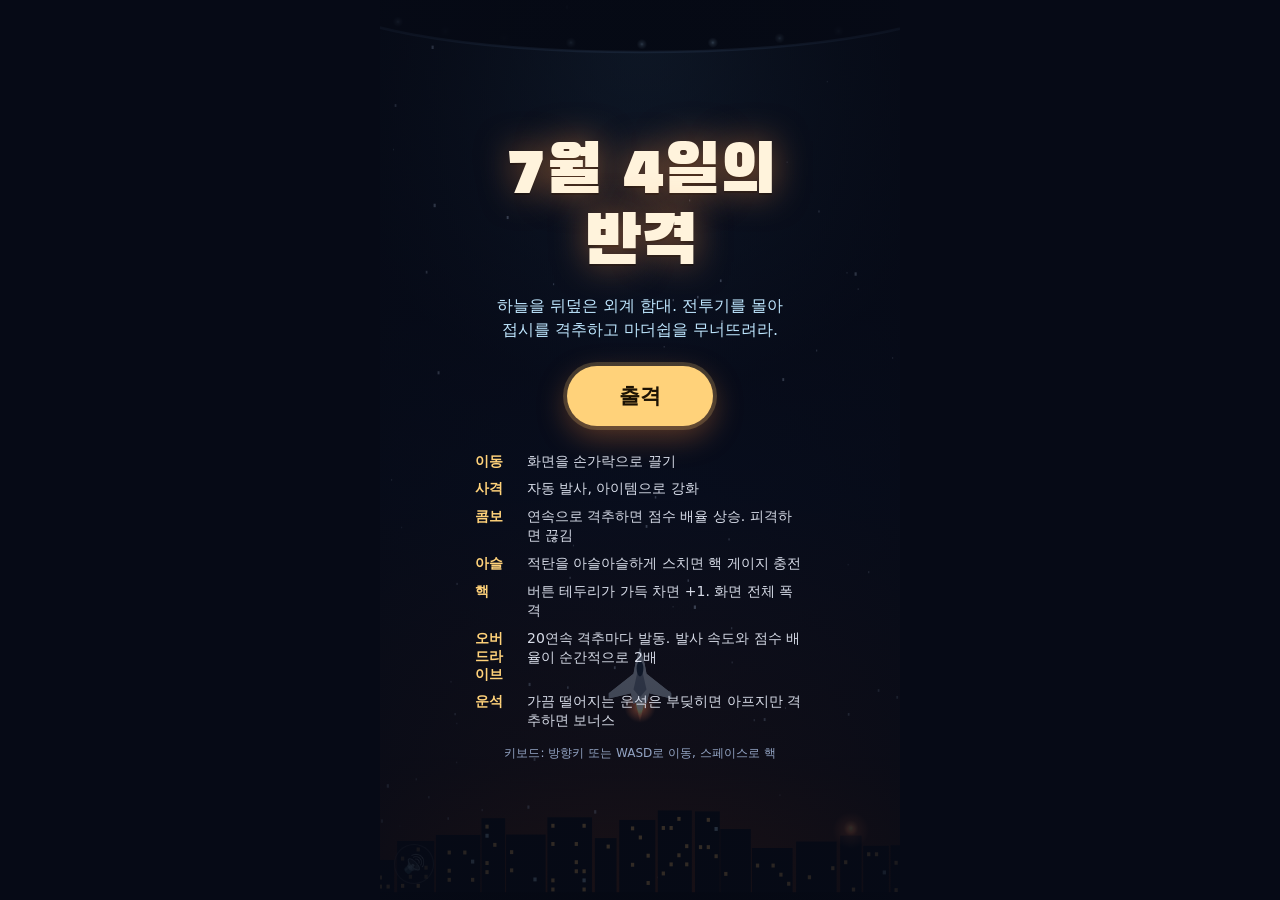
<file: independence/index.html>
<!DOCTYPE html>
<html lang="ko">
<head>
<meta charset="utf-8">
<meta name="viewport" content="width=device-width, initial-scale=1, viewport-fit=cover, user-scalable=no">
<title>7월 4일의 반격</title>
<link rel="preconnect" href="https://fonts.googleapis.com">
<link rel="preconnect" href="https://fonts.gstatic.com" crossorigin>
<link href="https://fonts.googleapis.com/css2?family=Black+Han+Sans&display=swap" rel="stylesheet">
<style>
:root{
  --bg:#060a16;
  --ink:#eef3ff;
  --dim:#93a4c4;
  --tracer:#ffd27a;
  --beam:#bfe7ff;
  --fire:#ff7a3d;
  --hp:#6cf5a8;
  --warn:#ff5a4d;
  --display:'Black Han Sans','Apple SD Gothic Neo','Malgun Gothic','Noto Sans KR',sans-serif;
  --body:'Apple SD Gothic Neo','Malgun Gothic','Noto Sans KR',system-ui,sans-serif;
  box-sizing:border-box;
  padding-top:env(safe-area-inset-top,0px);
  padding-bottom:env(safe-area-inset-bottom,0px);
}
html{scroll-padding-top:env(safe-area-inset-top,0px);}
html,body{height:100%;margin:0;background:var(--bg);overflow:hidden;touch-action:none;
  -webkit-user-select:none;user-select:none;-webkit-touch-callout:none;-webkit-tap-highlight-color:transparent;}
body{font-family:var(--body);color:var(--ink);}
#stage{position:relative;height:100%;width:100%;max-width:520px;margin:0 auto;overflow:hidden;background:#04060f;}
canvas{display:block;width:100%;height:100%;}

#hud{position:absolute;left:0;right:0;top:0;padding:10px 14px 0;pointer-events:none;z-index:2;}
.hudRow{display:flex;justify-content:space-between;align-items:flex-start;}
.stat{display:flex;flex-direction:column;min-width:84px;}
.stat.r{align-items:flex-end;}
.stat small{font-size:11px;color:var(--dim);}
.stat b{font-size:24px;font-weight:800;font-variant-numeric:tabular-nums;line-height:1.1;text-shadow:0 1px 8px rgba(0,0,0,.6);}
.stat.r b{font-size:16px;color:var(--dim);}
#waveTag{margin-top:2px;padding:4px 12px;border-radius:999px;background:rgba(191,231,255,.12);border:1px solid rgba(191,231,255,.28);font-size:13px;font-weight:700;}
.hudBars{display:flex;align-items:center;gap:8px;margin-top:8px;}
.hudBars small{font-size:11px;color:var(--dim);}
.bar{flex:1;height:8px;border-radius:4px;background:rgba(255,255,255,.14);overflow:hidden;}
#hpFill{display:block;height:100%;width:100%;background:linear-gradient(90deg,#3fd98a,var(--hp));border-radius:4px;}
#hpFill.low{background:linear-gradient(90deg,#ff3b2e,var(--warn));}
#pips{display:flex;gap:3px;}
#pips i{width:9px;height:8px;background:rgba(255,255,255,.16);transform:skewX(-20deg);border-radius:1px;}
#pips i.on{background:var(--tracer);box-shadow:0 0 6px rgba(255,210,122,.7);}
.hudSub{display:flex;justify-content:space-between;align-items:center;margin-top:7px;min-height:26px;}
#buffs{display:flex;gap:5px;flex-wrap:wrap;}
#buffs span{padding:2px 8px;border-radius:999px;font-size:11px;font-weight:800;background:rgba(255,140,60,.2);border:1px solid rgba(255,160,90,.55);color:#ffd9b8;}
#buffs span.sh{background:rgba(120,190,255,.2);border-color:rgba(160,215,255,.6);color:#d8efff;}
#combo{display:flex;align-items:center;gap:7px;}
#combo b{font-size:24px;font-weight:900;color:var(--tracer);text-shadow:0 0 14px rgba(255,180,80,.7);font-variant-numeric:tabular-nums;}
#combo span{font-size:12px;font-weight:700;}
#combo i{display:block;width:44px;height:4px;border-radius:2px;background:var(--tracer);}

#nukeWrap{position:absolute;right:8px;bottom:10px;width:88px;height:88px;z-index:3;}
#ring{position:absolute;inset:0;border-radius:50%;
  background:conic-gradient(var(--tracer) calc(var(--p,0)*1%),rgba(255,255,255,.16) 0);
  -webkit-mask:radial-gradient(circle at center,transparent 40px,#000 41px);
  mask:radial-gradient(circle at center,transparent 40px,#000 41px);}
#nuke{position:absolute;left:7px;top:7px;width:74px;height:74px;border-radius:50%;
  border:3px solid #ffe2b8;background:radial-gradient(circle at 50% 38%,#ffb46a,#d84a18 72%);
  color:#2a0d02;font:900 22px var(--body);line-height:1;box-shadow:0 0 22px rgba(255,120,60,.55),inset 0 -6px 10px rgba(120,20,0,.35);
  display:flex;flex-direction:column;align-items:center;justify-content:center;cursor:pointer;padding:0;}
#nuke small{font-size:12px;font-weight:800;margin-top:2px;}
#nuke:active{transform:scale(.94);}
#nuke:disabled{opacity:.3;box-shadow:none;}
#mute{position:absolute;left:14px;bottom:16px;width:40px;height:40px;border-radius:50%;z-index:3;border:1px solid rgba(255,255,255,.25);
  background:rgba(6,10,22,.55);color:var(--ink);font-size:18px;cursor:pointer;padding:0;opacity:.75;}
#stage[data-state="title"] #hud,
#stage[data-state="title"] #nukeWrap,
#stage[data-state="over"] #nukeWrap{display:none;}

#banner{position:absolute;left:0;right:0;top:30%;text-align:center;pointer-events:none;opacity:0;z-index:2;padding:0 16px;}
#banner strong{display:block;font:400 clamp(30px,9vw,42px)/1.15 var(--display);color:#fff3dc;text-shadow:0 0 26px rgba(255,150,70,.5);}
#banner span{display:block;margin-top:6px;font-size:15px;color:var(--beam);text-shadow:0 1px 8px rgba(0,0,0,.7);}
#banner.warn strong{color:#ffb1a3;text-shadow:0 0 28px rgba(255,70,50,.7);}
#banner.show{animation:bn 2.4s ease forwards;}
@keyframes bn{0%{opacity:0;transform:translateY(12px) scale(.96);}12%{opacity:1;transform:none;}78%{opacity:1;}100%{opacity:0;}}

.screen{position:absolute;inset:0;z-index:5;display:flex;flex-direction:column;justify-content:center;align-items:center;text-align:center;
  padding:28px 24px;background:radial-gradient(ellipse at 50% 32%,rgba(6,10,22,.5),rgba(6,10,22,.9));}
.hidden{display:none !important;}
h1,h2{font:400 clamp(44px,14vw,68px)/1.04 var(--display);margin:0 0 14px;color:#fff3dc;text-shadow:0 0 34px rgba(255,150,70,.5),0 2px 0 rgba(0,0,0,.4);}
h2{font-size:clamp(38px,11vw,54px);}
.sub{margin:0 0 24px;font-size:16px;line-height:1.5;color:var(--beam);max-width:300px;}
.cta{appearance:none;border:0;border-radius:999px;padding:16px 52px;font:800 21px var(--body);color:#1c1204;background:var(--tracer);
  box-shadow:0 0 0 4px rgba(255,210,122,.2),0 10px 30px rgba(255,140,60,.35);cursor:pointer;}
.cta:active{transform:scale(.97);}
.cta:focus-visible,#nuke:focus-visible,#mute:focus-visible{outline:3px solid var(--beam);outline-offset:3px;}
.how{margin:26px 0 0;display:grid;gap:8px;text-align:left;max-width:330px;}
.how div{display:flex;gap:12px;align-items:baseline;}
.how dt{flex:0 0 40px;font-weight:800;color:var(--tracer);font-size:14px;}
.how dd{margin:0;font-size:14px;color:var(--ink);opacity:.9;line-height:1.4;}
.keys{margin:14px 0 0;font-size:12px;color:var(--dim);}
.badge{margin:0 0 16px;padding:5px 14px;border-radius:999px;background:rgba(255,210,122,.16);border:1px solid rgba(255,210,122,.5);color:var(--tracer);font-weight:800;font-size:14px;}
.stats{margin:8px 0 28px;display:grid;grid-template-columns:1fr 1fr;gap:14px 34px;}
.stats div{display:flex;flex-direction:column;gap:2px;}
.stats dt{font-size:12px;color:var(--dim);}
.stats dd{margin:0;font-size:26px;font-weight:800;font-variant-numeric:tabular-nums;}
@media (prefers-reduced-motion:reduce){#banner.show{animation-duration:.01s;animation-delay:2s;opacity:1;}}
</style>
</head>
<body>
<div id="stage" data-state="title">
  <canvas id="c"></canvas>

  <div id="hud">
    <div class="hudRow">
      <div class="stat"><small>점수</small><b id="score">0</b></div>
      <div id="waveTag">웨이브 1</div>
      <div class="stat r"><small>최고</small><b id="best">0</b></div>
    </div>
    <div class="hudBars">
      <small>실드</small>
      <div class="bar"><i id="hpFill"></i></div>
      <div id="pips" title="무기 등급"></div>
    </div>
    <div class="hudSub">
      <div id="buffs"></div>
      <div id="combo" class="hidden"><b id="comboX">x1</b><span id="comboN">0 연속</span><i id="comboBar"></i></div>
    </div>
  </div>

  <div id="banner"></div>
  <button id="mute" aria-label="소리 켜기/끄기">🔊</button>
  <div id="nukeWrap"><i id="ring"></i><button id="nuke" aria-label="핵 폭격">핵<small id="nukeN">x2</small></button></div>

  <div id="menu" class="screen">
    <h1>7월 4일의<br>반격</h1>
    <p class="sub">하늘을 뒤덮은 외계 함대. 전투기를 몰아 접시를 격추하고 마더쉽을 무너뜨려라.</p>
    <button id="start" class="cta">출격</button>
    <dl class="how">
      <div><dt>이동</dt><dd>화면을 손가락으로 끌기</dd></div>
      <div><dt>사격</dt><dd>자동 발사, 아이템으로 강화</dd></div>
      <div><dt>콤보</dt><dd>연속으로 격추하면 점수 배율 상승. 피격하면 끊김</dd></div>
      <div><dt>아슬</dt><dd>적탄을 아슬아슬하게 스치면 핵 게이지 충전</dd></div>
      <div><dt>핵</dt><dd>버튼 테두리가 가득 차면 +1. 화면 전체 폭격</dd></div>
      <div><dt>오버드라이브</dt><dd>20연속 격추마다 발동. 발사 속도와 점수 배율이 순간적으로 2배</dd></div>
      <div><dt>운석</dt><dd>가끔 떨어지는 운석은 부딪히면 아프지만 격추하면 보너스</dd></div>
    </dl>
    <p class="keys">키보드: 방향키 또는 WASD로 이동, 스페이스로 핵</p>
  </div>

  <div id="over" class="screen hidden">
    <h2>격추당했다</h2>
    <p id="rank" class="badge">등급 S</p>
    <p id="newBest" class="badge hidden">최고 기록 경신</p>
    <dl class="stats">
      <div><dt>점수</dt><dd id="oScore">0</dd></div>
      <div><dt>도달 웨이브</dt><dd id="oWave">1</dd></div>
      <div><dt>격추 수</dt><dd id="oKills">0</dd></div>
      <div><dt>최고 콤보</dt><dd id="oCombo">0</dd></div>
      <div><dt>아슬아슬 회피</dt><dd id="oGraze">0</dd></div>
      <div><dt>최고 점수</dt><dd id="oBest">0</dd></div>
    </dl>
    <button id="retry" class="cta">다시 출격</button>
  </div>
</div>

<script>
(function(){
'use strict';
const $=id=>document.getElementById(id);
const stage=$('stage'), canvas=$('c'), ctx=canvas.getContext('2d');
const W=400, PI2=Math.PI*2;
let H=700, SC=1;
const rand=(a,b)=>a+Math.random()*(b-a);
const clamp=(v,a,b)=>Math.max(a,Math.min(b,v));

/* ---------- state ---------- */
let S={state:'title',t:0,score:0,wave:0,kills:0,shake:0,flash:0,hurtFlash:0,slowT:0,freeze:0,between:0,wt:0,queue:[],nuke:null,overT:0,
  combo:0,comboT:0,maxCombo:0,graze:0,hitWave:false,odT:0,totalHits:0};
const P={x:W/2,y:520,tx:W/2,ty:520,hp:100,weapon:1,cd:0,inv:0,nukes:2,dead:false,
  shield:false,homing:0,wing:0,mcd:0,wcd:0,charge:0,wg:[{x:0,y:0},{x:0,y:0}]};
let bullets=[],ebullets=[],enemies=[],parts=[],pups=[],missiles=[];
let best=0;
try{best=+localStorage.getItem('ind4-best')||0;}catch(e){}
const keys={};

/* ---------- audio ---------- */
let ac=null,muted=false,noiseBuf=null;
function initAudio(){
  if(!ac){
    try{
      ac=new (window.AudioContext||window.webkitAudioContext)();
      const n=Math.floor(ac.sampleRate*1.4);
      noiseBuf=ac.createBuffer(1,n,ac.sampleRate);
      const d=noiseBuf.getChannelData(0);
      for(let i=0;i<n;i++) d[i]=Math.random()*2-1;
    }catch(e){ac=null;}
  }
  if(ac&&ac.state==='suspended') ac.resume();
}
function toneAt(f,t,dur,type,vol,slide){
  if(!ac) return;
  const o=ac.createOscillator(),g=ac.createGain();
  o.type=type;o.frequency.setValueAtTime(f,t);
  if(slide)o.frequency.exponentialRampToValueAtTime(Math.max(30,f+slide),t+dur);
  g.gain.setValueAtTime(vol,t);g.gain.exponentialRampToValueAtTime(0.0001,t+dur);
  o.connect(g);g.connect(ac.destination);o.start(t);o.stop(t+dur+.02);
}
function tone(f,dur,type,vol,slide){if(!ac||muted)return;toneAt(f,ac.currentTime,dur,type,vol,slide);}
function noiseAt(t,dur,vol,cut,ftype){
  if(!ac||!noiseBuf) return;
  const s=ac.createBufferSource(),f=ac.createBiquadFilter(),g=ac.createGain();
  s.buffer=noiseBuf;f.type=ftype||'lowpass';f.frequency.value=cut;
  g.gain.setValueAtTime(vol,t);g.gain.exponentialRampToValueAtTime(0.0001,t+dur);
  s.connect(f);f.connect(g);g.connect(ac.destination);s.start(t);s.stop(t+dur);
}
function noise(dur,vol,cut){if(!ac||muted)return;noiseAt(ac.currentTime,dur,vol,cut);}
const sfx={
  shoot(){tone(880,.05,'square',.008,-500);},
  boom(){noise(.45,.14,700);},
  eshoot(){tone(300,.12,'sawtooth',.012,-150);},
  pick(){tone(660,.1,'triangle',.05,500);},
  hurt(){noise(.25,.16,1200);tone(120,.25,'sawtooth',.05,-60);},
  charge(){tone(90,1.3,'sawtooth',.025,300);},
  beam(){noise(.9,.10,3000);},
  nuke(){noise(1.3,.26,400);tone(70,1,'sawtooth',.09,-40);},
  graze(){tone(1500,.04,'sine',.02,600);},
  missile(){tone(300,.15,'sawtooth',.02,500);},
  combo(){tone(520,.07,'triangle',.04,300);setTimeout(()=>tone(780,.09,'triangle',.04,300),70);}
};
/* 배경음악: 8분음표 베이스 라인 */
const BASS=[55,55,55,65.41,55,55,73.42,65.41, 49,49,49,58.27,49,49,65.41,58.27];
let musicOn=false,mStep=0,mTimer=null;
function musicTick(){
  if(!musicOn) return;
  const boss=enemies.some(e=>e.type==='boss');
  if(ac&&!muted&&S.state==='play'){
    const t=ac.currentTime,f=BASS[mStep%16]*(boss?1.5:1);
    toneAt(f,t,.2,'triangle',.06);
    toneAt(f*2,t,.12,'sawtooth',.012);
    if(mStep%4===0||(boss&&mStep%2===0))toneAt(130,t,.13,'sine',.09,-90);
    if(S.wave>=2&&mStep%2===1)noiseAt(t,.04,.02,6000,'highpass');
    if(S.wave>=4&&mStep%8===6)toneAt(f*4,t,.18,'square',.012);
  }
  mStep++;
  const bpm=140+Math.min(30,S.wave*3)+(boss?14:0);
  mTimer=setTimeout(musicTick,60000/bpm/2);
}
function startMusic(){stopMusic();musicOn=true;mStep=0;musicTick();}
function stopMusic(){musicOn=false;clearTimeout(mTimer);}

/* ---------- glow sprites ---------- */
function glowSprite(r,g,b){
  const s=64,c=document.createElement('canvas');c.width=c.height=s;
  const x=c.getContext('2d'),gr=x.createRadialGradient(s/2,s/2,0,s/2,s/2,s/2);
  gr.addColorStop(0,`rgba(${r},${g},${b},1)`);gr.addColorStop(.35,`rgba(${r},${g},${b},.45)`);gr.addColorStop(1,`rgba(${r},${g},${b},0)`);
  x.fillStyle=gr;x.fillRect(0,0,s,s);return c;
}
const GL={gold:glowSprite(255,210,122),green:glowSprite(157,255,176),blue:glowSprite(191,231,255),
  fire:glowSprite(255,122,61),white:glowSprite(255,255,255),red:glowSprite(255,90,77),purple:glowSprite(216,166,255)};
function glow(spr,x,y,r,a){ctx.globalAlpha=a===undefined?1:clamp(a,0,1);ctx.drawImage(spr,x-r,y-r,r*2,r*2);ctx.globalAlpha=1;}

/* ---------- background ---------- */
let stars=[],cityCv=null,fires=[];
function buildStars(){stars=[];for(let i=0;i<80;i++)stars.push({x:rand(0,W),y:rand(0,H),s:rand(.6,1.7),v:rand(8,42)});}
function buildCity(){
  const ch=110;
  cityCv=document.createElement('canvas');cityCv.width=canvas.width;cityCv.height=Math.max(1,Math.round(ch*SC));
  const c=cityCv.getContext('2d');c.scale(SC,SC);fires=[];
  const g=c.createLinearGradient(0,0,0,ch);g.addColorStop(0,'rgba(74,36,22,0)');g.addColorStop(1,'rgba(96,42,20,.65)');
  c.fillStyle=g;c.fillRect(0,0,W,ch);
  let x=-10;
  while(x<W){
    const bw=rand(16,36),mid=1-Math.abs((x+bw/2)-W/2)/(W/2),bh=rand(22,48)+mid*rand(10,40);
    c.fillStyle='#070a13';c.fillRect(x,ch-bh,bw,bh);
    for(let wy=ch-bh+5;wy<ch-8;wy+=7)for(let wx=x+3;wx<x+bw-4;wx+=6){
      if(Math.random()<.22){c.fillStyle=Math.random()<.85?'rgba(255,196,107,.75)':'rgba(191,231,255,.7)';c.fillRect(wx,wy,2.5,3);}
    }
    if(Math.random()<.14)fires.push({x:x+bw/2,y:ch-bh,s:rand(.8,1.4),ph:rand(0,6)});
    x+=bw+rand(0,3);
  }
  c.fillStyle='#04060c';c.fillRect(0,ch-6,W,6);
}
function drawBG(dt){
  const g=ctx.createLinearGradient(0,0,0,H);
  g.addColorStop(0,'#04060f');g.addColorStop(.55,'#0b1226');g.addColorStop(.86,'#2a1a1c');g.addColorStop(1,'#4a2416');
  ctx.fillStyle=g;ctx.fillRect(0,0,W,H);
  ctx.fillStyle='#cfe0ff';
  const k=S.state==='play'?1:.5;
  for(const s of stars){
    s.y+=s.v*dt*k;if(s.y>H){s.y=-2;s.x=rand(0,W);}
    ctx.globalAlpha=.22+s.s*.3;ctx.fillRect(s.x,s.y,s.s,s.s*1.6);
  }
  ctx.globalAlpha=1;
  ctx.save();ctx.translate(W/2+Math.sin(S.t*.08)*14,-6);
  const mg=ctx.createRadialGradient(0,40,10,0,40,270);mg.addColorStop(0,'rgba(120,200,255,.17)');mg.addColorStop(1,'rgba(120,200,255,0)');
  ctx.fillStyle=mg;ctx.fillRect(-300,-40,600,340);
  ctx.fillStyle='rgba(5,8,16,.94)';ctx.beginPath();ctx.ellipse(0,0,250,46,0,0,PI2);ctx.fill();
  ctx.strokeStyle='rgba(140,190,255,.22)';ctx.lineWidth=2;ctx.beginPath();ctx.ellipse(0,0,250,46,0,0,Math.PI);ctx.stroke();
  ctx.globalCompositeOperation='lighter';
  for(let i=0;i<13;i++){const a=(i+.5)/13*Math.PI;glow(GL.blue,Math.cos(a)*228,Math.sin(a)*40,4,.3+.3*Math.sin(S.t*2+i));}
  ctx.restore();
  ctx.globalCompositeOperation='source-over';
  if(cityCv)ctx.drawImage(cityCv,0,H-110,W,110);
  ctx.globalCompositeOperation='lighter';
  for(const f of fires){
    const fx=f.x,fy=H-110+f.y,fl=.8+.3*Math.sin(S.t*9+f.ph);
    glow(GL.fire,fx,fy-4,11*f.s*fl,.75);glow(GL.gold,fx,fy-6,5*f.s,.6);
  }
  ctx.globalCompositeOperation='source-over';
}

/* ---------- helpers ---------- */
function resize(){
  const r=stage.getBoundingClientRect(),dpr=Math.min(window.devicePixelRatio||1,2);
  canvas.width=Math.max(1,Math.round(r.width*dpr));canvas.height=Math.max(1,Math.round(r.height*dpr));
  SC=canvas.width/W;H=canvas.height/SC;
  buildStars();buildCity();
  P.ty=clamp(P.ty,100,H-60);P.y=clamp(P.y,100,H-60);
  if(S.state==='title'){P.y=P.ty=H-170;}
}
function dm(){return 1+Math.min(1.6,S.wave*.09);}
function comboMult(){let m=Math.min(8,1+Math.floor(S.combo/4));if(S.odT>0)m*=2;return m;}
function addScore(n){S.score+=n;if(S.score>best)best=S.score;}
function hitE(e,x,y,r){const dx=(x-e.x)/(e.hw+r),dy=(y-e.y)/(e.hh+r);return dx*dx+dy*dy<=1;}
function bar(x,y,w,h,f,col){
  ctx.fillStyle='rgba(0,0,0,.55)';ctx.fillRect(x,y,w,h);
  ctx.fillStyle=col;ctx.fillRect(x,y,w*clamp(f,0,1),h);
}
function pushPart(o){o.max=o.life;parts.push(o);}
function spark(x,y){for(let i=0;i<2;i++)pushPart({k:'p',x,y,vx:rand(-60,60),vy:rand(-90,-10),life:rand(.15,.3),g:GL.gold,r:rand(3,6)});}
function boom(x,y,s){
  const n=Math.round(s*1.1);
  for(let i=0;i<n;i++){const a=rand(0,PI2),v=rand(30,s*7);
    pushPart({k:'p',x,y,vx:Math.cos(a)*v,vy:Math.sin(a)*v,life:rand(.35,.9),g:Math.random()<.5?GL.fire:GL.gold,r:rand(s*.18,s*.42)});}
  pushPart({k:'ring',x,y,r:2,vr:s*9,life:.4});
  pushPart({k:'flash',x,y,r:s*1.7,life:.16});
}
function popText(x,y,txt){pushPart({k:'txt',x,y,vx:0,vy:-45,life:1,txt});}
function popBig(txt){pushPart({k:'big',x:W/2,y:H*.4,vx:0,vy:-12,life:1.5,txt});}
function nearest(x,y){
  let b=null,bd=1e9;
  for(const e of enemies){
    if(e.dead||e.dying||e.y<-5)continue;
    const d=(e.x-x)*(e.x-x)+(e.y-y)*(e.y-y);
    if(d<bd){bd=d;b=e;}
  }
  return b;
}
function addCharge(n){
  P.charge+=n;
  if(P.charge>=100){
    if(P.nukes<5){P.nukes++;popText(P.x,P.y-30,'핵 충전 완료');sfx.pick();}
    P.charge=P.nukes>=5?100:P.charge-100;
  }
}

/* ---------- HUD ---------- */
const el={score:$('score'),best:$('best'),wave:$('waveTag'),hp:$('hpFill'),nuke:$('nuke'),nukeN:$('nukeN'),ring:$('ring')};
const pipEls=[];for(let i=0;i<4;i++){const p=document.createElement('i');$('pips').appendChild(p);pipEls.push(p);}
const cache={};
function setT(k,node,v){if(cache[k]!==v){cache[k]=v;node.textContent=v;}}
function updateHud(){
  setT('s',el.score,S.score.toLocaleString('ko-KR'));
  setT('b',el.best,best.toLocaleString('ko-KR'));
  setT('w',el.wave,'웨이브 '+Math.max(1,S.wave));
  const hp=Math.round(clamp(P.hp,0,100));
  if(cache.hp!==hp){cache.hp=hp;el.hp.style.width=hp+'%';el.hp.classList.toggle('low',hp<30);}
  if(cache.wp!==P.weapon){cache.wp=P.weapon;pipEls.forEach((p,i)=>p.classList.toggle('on',i<P.weapon));}
  setT('n',el.nukeN,'x'+P.nukes);
  const dis=P.nukes<=0;if(cache.nd!==dis){cache.nd=dis;el.nuke.disabled=dis;}
  const ch=Math.floor(P.charge);if(cache.ch!==ch){cache.ch=ch;el.ring.style.setProperty('--p',ch);}
  let bf='';
  if(P.shield)bf+='<span class="sh">방어막</span>';
  if(P.homing>0)bf+='<span>유도탄 '+Math.ceil(P.homing)+'</span>';
  if(P.wing>0)bf+='<span>동료기 '+Math.ceil(P.wing)+'</span>';
  if(S.odT>0)bf+='<span class="sh">오버드라이브 '+Math.ceil(S.odT)+'</span>';
  if(cache.bf!==bf){cache.bf=bf;$('buffs').innerHTML=bf;}
  const cs=S.combo>=3;
  if(cache.cs!==cs){cache.cs=cs;$('combo').classList.toggle('hidden',!cs);}
  if(cs){setT('cx',$('comboX'),'x'+comboMult());setT('cn',$('comboN'),S.combo+' 연속');$('comboBar').style.width=(clamp(S.comboT/2.4,0,1)*44)+'px';}
}
let bt=null;
function banner(t,sub,warn){
  const b=$('banner');b.className='';b.innerHTML='<strong>'+t+'</strong><span>'+(sub||'')+'</span>';
  void b.offsetWidth;b.className='show'+(warn?' warn':'');
  clearTimeout(bt);bt=setTimeout(()=>{b.className='';},2500);
}
function setState(s){S.state=s;stage.dataset.state=s;}

/* ---------- game flow ---------- */
function newGame(){
  S={state:'play',t:0,score:0,wave:0,kills:0,shake:0,flash:0,hurtFlash:0,slowT:0,freeze:0,between:.8,wt:0,queue:[],nuke:null,overT:0,
    combo:0,comboT:0,maxCombo:0,graze:0,hitWave:false,odT:0,totalHits:0};
  Object.assign(P,{x:W/2,y:H-170,tx:W/2,ty:H-170,hp:100,weapon:1,cd:0,inv:1.2,nukes:2,dead:false,
    shield:false,homing:0,wing:0,mcd:0,wcd:0,charge:0});
  bullets=[];ebullets=[];enemies=[];parts=[];pups=[];missiles=[];
  for(const k in keys)keys[k]=false;
  setState('play');
  $('menu').classList.add('hidden');$('over').classList.add('hidden');
  updateHud();startMusic();
}
function gradeFor(score,hits){
  const order=['D','C','B','A','S','SS'];
  let i=0;
  if(score>=2500)i=1;if(score>=6000)i=2;if(score>=12000)i=3;if(score>=25000)i=4;
  if(hits===0&&score>0)i=Math.min(order.length-1,i+1);
  return order[i];
}
function gameOver(){
  setState('over');stopMusic();
  let prev=0;try{prev=+localStorage.getItem('ind4-best')||0;}catch(e){}
  const fresh=S.score>prev;
  try{if(fresh)localStorage.setItem('ind4-best',String(S.score));}catch(e){}
  $('oScore').textContent=S.score.toLocaleString('ko-KR');
  $('oWave').textContent=Math.max(1,S.wave);
  $('oKills').textContent=S.kills;
  $('oCombo').textContent=S.maxCombo;
  $('oGraze').textContent=S.graze;
  $('oBest').textContent=Math.max(prev,S.score).toLocaleString('ko-KR');
  $('rank').textContent='등급 '+gradeFor(S.score,S.totalHits);
  $('newBest').classList.toggle('hidden',!(fresh&&S.score>0));
  $('over').classList.remove('hidden');
}
const QUIPS=['관제탑: 적 접시 접근, 전 기체 요격하라','놈들이 도시로 향한다. 막아라','관제탑: 하늘이 온통 놈들이다','조종사, 지구의 운명이 자네에게 달렸다','한 대도 놓치지 마라'];
function startWave(n){
  S.wave=n;S.wt=0;S.queue=[];S.hitWave=false;
  const q=S.queue;
  if(n%5===0){
    q.push({t:1.4,type:'boss',k:n/5});
    banner('마더쉽 접근 중','관제탑: 저 크기는 상상 이상이다',true);
  }else{
    const na=Math.min(20,5+Math.round(n*1.3)),gap=Math.max(.36,.72-n*.024);
    for(let i=0;i<na;i++)q.push({t:i*gap+rand(0,.3),type:'att'});
    // 편대 비행: 측면 횡단, 위에서 V자 급강하
    const groups=Math.min(3,1+Math.floor(n/3));
    for(let g=0;g<groups;g++){
      const t0=2.5+g*5.5+rand(0,1.5),cnt=5+Math.min(4,Math.floor(n/2)),mode=Math.random()<.4?'drop':'cross';
      if(mode==='cross'){
        const dir=Math.random()<.5?1:-1,y0=rand(120,230),ph=rand(0,6);
        for(let i=0;i<cnt;i++)q.push({t:t0+i*.28,type:'swoop',mode,dir,y0,ph});
      }else{
        const cx=rand(90,W-90);
        for(let i=0;i<cnt;i++){
          const row=Math.ceil(i/2),side=i%2?1:-1;
          q.push({t:t0+row*.2,type:'swoop',mode,sx:clamp(cx+(i===0?0:side*row*28),20,W-20),ph:rand(0,6)});
        }
      }
    }
    const nd=n>=2?Math.min(3,Math.floor((n+1)/3)):0;
    for(let j=0;j<nd;j++)q.push({t:5+j*5+rand(0,2),type:'des'});
    const ne=n>=3?Math.min(3,Math.floor(n/3)):0;
    for(let j=0;j<ne;j++)q.push({t:6+j*4.5+rand(0,2),type:'elite'});
    const nm=n>=2?Math.min(4,1+Math.floor(n/4)):0;
    for(let j=0;j<nm;j++)q.push({t:3+j*4+rand(0,2.5),type:'meteor'});
    banner('제 '+n+' 웨이브',nd>0?'관제탑: 파괴함 반응. 충전 빔을 피하라':QUIPS[n%QUIPS.length]);
  }
  q.sort((a,b)=>a.t-b.t);
}
function spawn(q){
  if(q.type==='att')spawnAtt(rand(40,W-40),-30,rand(100,H*.4));
  else if(q.type==='swoop')spawnSwoop(q);
  else if(q.type==='elite')spawnElite();
  else if(q.type==='meteor')spawnMeteor();
  else if(q.type==='des')spawnDes();
  else spawnBoss(q.k);
}
function spawnMeteor(){
  enemies.push({type:'meteor',x:rand(30,W-30),y:-30,hw:15,hh:15,hp:2,max:2,
    vy:rand(110,170)+S.wave*3,rot:rand(0,6),spin:rand(-3,3),hit:0,dying:0,t:0});
}
function spawnAtt(x,y,ty){
  const hp=2+(S.wave>=6?1:0);
  enemies.push({type:'att',x,y,hw:20,hh:10,hp,max:hp,st:'enter',ty,t:0,sx:x,amp:rand(50,100)*(Math.random()<.5?-1:1),ph:rand(0,6),
    fire:rand(.8,2),life:rand(6,11),hit:0,dying:0,vx:0,vy:0});
}
function spawnSwoop(q){
  const cross=q.mode==='cross',sp=(cross?190:220)+S.wave*6;
  enemies.push({type:'swoop',mode:q.mode,x:cross?(q.dir>0?-20:W+20):q.sx,y:cross?q.y0:-20,sx:q.sx||0,dir:q.dir||0,y0:q.y0||0,
    hw:13,hh:9,hp:1,max:1,t:0,sp,ph:q.ph,amp:cross?45:30,w:2.6,fire:cross?rand(.8,2):rand(.6,1.4),hit:0,dying:0});
}
function spawnElite(){
  const hp=11+Math.floor(S.wave/2.2);
  enemies.push({type:'elite',x:rand(70,W-70),y:-30,hw:27,hh:13,hp,max:hp,st:'enter',ty:rand(110,160),t:0,sx:0,amp:rand(50,70),ph:rand(0,6),
    fire:rand(.8,1.5),hit:0,dying:0,dir:Math.random()<.5?-1:1});
}
function spawnDes(){
  const hp=26+S.wave*2.6;
  enemies.push({type:'des',x:rand(90,W-90),y:-40,hw:40,hh:16,hp,max:hp,st:'enter',ty:rand(115,150),t:0,cd:1.6,sf:rand(1,2),
    vx:rand(22,36)*(Math.random()<.5?-1:1),beam:null,hit:0,dying:0});
}
function spawnBoss(k){
  const hp=230+k*130;
  enemies.push({type:'boss',k,x:W/2,y:-60,hw:120,hh:34,hp,max:hp,st:'enter',ty:150,t:0,vx:45,atk:'wait',at:1.5,seq:0,sub:0,n:0,alt:false,beam:null,hit:0,dying:0});
}

/* ---------- combat ---------- */
function eshoot(x,y,tx,ty,sp,dev){
  const a=Math.atan2(ty-y,tx-x)+(dev||0);
  ebullets.push({x,y,vx:Math.cos(a)*sp,vy:Math.sin(a)*sp,r:4.5,dmg:9});sfx.eshoot();
}
function hurt(d){
  if(P.inv>0||P.dead) return false;
  S.totalHits++;
  if(P.shield){
    P.shield=false;P.inv=1.0;S.shake=Math.max(S.shake,7);
    pushPart({k:'ring',x:P.x,y:P.y,r:8,vr:200,life:.35});popText(P.x,P.y-26,'방어막 파괴');sfx.hurt();
    return true;
  }
  P.hp-=d;P.inv=0.9;S.shake=Math.max(S.shake,11);S.hurtFlash=.5;S.freeze=Math.max(S.freeze,.06);S.combo=0;S.hitWave=true;
  sfx.hurt();boom(P.x,P.y,10);
  if(P.hp<=0){P.hp=0;P.dead=true;S.overT=1.6;boom(P.x,P.y,36);boom(P.x+8,P.y+6,24);S.shake=20;sfx.boom();}
  return true;
}
function damage(e,d){
  if(e.dead||e.dying) return;
  e.hp-=d;e.hit=.1;
  if(e.hp<=0)kill(e);
}
function drop(x,y,n){
  for(let i=0;i<n;i++){
    const r=Math.random();
    let t=r<.26?'w':r<.46?'h':r<.58?'n':r<.72?'m':r<.86?'s':'d';
    if(t==='w'&&P.weapon>=4)t='m';
    if(t==='s'&&P.shield)t='h';
    pups.push({x:x+rand(-14,14),y,t,ph:rand(0,6),bx:0});
  }
}
function gainCombo(){
  S.combo++;S.comboT=2.4;
  if(S.combo>S.maxCombo)S.maxCombo=S.combo;
  if(S.combo===10||S.combo===25||S.combo===50||S.combo===100){popBig(S.combo+'연속 격추!');sfx.combo();}
  if(S.combo>0&&S.combo%20===0){
    if(S.odT<=0){popBig('오버드라이브!');sfx.nuke();}
    S.odT=5;
  }
}
function kill(e){
  if(e.dying||e.dead) return;
  S.kills++;
  if(e.type==='boss'){e.dying=1.9;e.beam=null;addScore(5000);ebullets=[];sfx.boom();S.freeze=.12;return;}
  e.dead=true;
  gainCombo();
  const m=comboMult();
  if(e.type==='att'){boom(e.x,e.y,18);addScore(100*m);addCharge(3);if(Math.random()<.09)drop(e.x,e.y,1);}
  else if(e.type==='swoop'){boom(e.x,e.y,12);addScore(60*m);addCharge(1);if(Math.random()<.04)drop(e.x,e.y,1);}
  else if(e.type==='elite'){boom(e.x,e.y,28);addScore(300*m);addCharge(6);popText(e.x,e.y-10,'+'+(300*m));drop(e.x,e.y,Math.random()<.4?1:0);S.freeze=Math.max(S.freeze,.04);S.shake=Math.max(S.shake,5);}
  else if(e.type==='meteor'){boom(e.x,e.y,14);addScore(80*m);addCharge(2);}
  else{boom(e.x,e.y,34);addScore(500*m);addCharge(10);popText(e.x,e.y-10,'+'+(500*m));drop(e.x,e.y,Math.random()<.5?2:1);S.shake=Math.max(S.shake,8);S.freeze=Math.max(S.freeze,.06);}
  sfx.boom();
}
function useNuke(){
  if(S.state!=='play'||P.dead||P.nukes<=0||S.nuke) return;
  P.nukes--;S.nuke={r:0,x:P.x,y:P.y};S.flash=1;S.shake=18;ebullets=[];sfx.nuke();
  popBig('지구에 온 걸 환영한다!');updateHud();
}
function fire(dt){
  P.cd-=dt;if(P.cd>0) return;
  P.cd=(P.weapon>=3?.13:.15)*(S.odT>0?.55:1);
  const y=P.y-16,add=(dx,vx)=>bullets.push({x:P.x+dx,y,vx,vy:-640});
  if(P.weapon===1)add(0,0);
  else if(P.weapon===2){add(-7,0);add(7,0);}
  else if(P.weapon===3){add(0,0);add(-9,-45);add(9,45);}
  else{add(-6,0);add(6,0);add(0,0);add(-13,-100);add(13,100);}
  sfx.shoot();
}

/* ---------- enemy AI ---------- */
function startBeam(e,o){e.beam=Object.assign({t:0,fired:false},o);sfx.charge();}
function updateBeam(e,dt){
  const b=e.beam;b.t+=dt;
  if(b.t<b.lock&&!P.dead){const d=P.x-e.x;e.x=clamp(e.x+clamp(d,-b.track*dt,b.track*dt),e.type==='boss'?90:40,e.type==='boss'?310:W-40);}
  if(b.t>=b.ch&&!b.fired){b.fired=true;sfx.beam();}
  if(b.t>=b.ch&&b.t<b.ch+b.fire){
    S.shake=Math.max(S.shake,4);
    const oy=e.y+(e.type==='boss'?26:14);
    for(const o of b.offs){if(!P.dead&&Math.abs(P.x-(e.x+o))<b.w/2+6&&P.y>oy)hurt(b.dmg);}
  }
  if(b.t>=b.ch+b.fire)e.beam=null;
}
function attAI(e,dt){
  if(e.st==='enter'){e.y+=140*dt;if(e.y>=e.ty){e.y=e.ty;e.st='strafe';e.t=0;}return;}
  if(e.st==='strafe'){
    e.x=clamp(e.sx+Math.sin(e.t*1.5)*e.amp,22,W-22);e.y=e.ty+Math.sin(e.t*2.2+e.ph)*10;
    e.fire-=dt;
    if(e.fire<=0&&!P.dead){e.fire=rand(1.3,2.6)/dm();eshoot(e.x,e.y+8,P.x+rand(-30,30),P.y,165+S.wave*6);}
    if(e.t>e.life){e.st='dive';e.vx=(P.x-e.x)*.55;e.vy=40;}
  }else{
    e.vy=Math.min(340,e.vy+380*dt);e.x+=e.vx*dt;e.y+=e.vy*dt;
    if(e.y>H+40)e.dead=true;
  }
}
function swoopAI(e,dt){
  if(e.mode==='cross'){
    e.x+=e.dir*e.sp*dt;e.y=e.y0+Math.sin(e.t*e.w+e.ph)*e.amp+e.t*14;
    e.fire-=dt;
    if(e.fire<=0&&!P.dead&&e.x>20&&e.x<W-20){e.fire=rand(1.1,2.1)/dm();eshoot(e.x,e.y,P.x,P.y,205);}
    if((e.dir>0&&e.x>W+40)||(e.dir<0&&e.x<-40))e.dead=true;
  }else{
    e.y+=e.sp*dt;e.x=clamp(e.sx+Math.sin(e.t*3+e.ph)*e.amp,10,W-10);
    e.fire-=dt;
    if(e.fire<=0&&!P.dead&&e.y>40&&e.y<H*.5){e.fire=99;eshoot(e.x,e.y,P.x,P.y,200);}
    if(e.y>H+40)e.dead=true;
  }
}
function eliteAI(e,dt){
  if(e.st==='enter'||!e.st){e.st='enter';e.y+=100*dt;if(e.y>=e.ty){e.y=e.ty;e.st='strafe';e.t=0;e.sx=e.x;}return;}
  e.x=clamp(e.sx+Math.sin(e.t*.9)*e.amp*e.dir,30,W-30);e.y=e.ty+Math.sin(e.t*1.6+e.ph)*8;
  e.fire-=dt;
  if(e.fire<=0&&!P.dead){
    e.fire=rand(1.5,2.2)/dm();
    for(let i=-1;i<=1;i++)eshoot(e.x,e.y+8,P.x,P.y,150,i*.26);
  }
}
function meteorAI(e,dt){e.y+=e.vy*dt;e.rot+=e.spin*dt;if(e.y>H+40)e.dead=true;}
function desAI(e,dt){
  if(e.st==='enter'){e.y+=70*dt;if(e.y>=e.ty){e.y=e.ty;e.st='idle';}return;}
  if(e.beam){updateBeam(e,dt);return;}
  e.x+=e.vx*dt;
  if(e.x<50){e.x=50;e.vx=Math.abs(e.vx);}
  if(e.x>W-50){e.x=W-50;e.vx=-Math.abs(e.vx);}
  e.sf-=dt;
  if(e.sf<=0&&!P.dead){e.sf=rand(1.5,2.3)/dm();eshoot(e.x,e.y+12,P.x,P.y,180);}
  e.cd-=dt;
  if(e.cd<=0){startBeam(e,{ch:1.5,lock:1.0,fire:.9,w:36,offs:[0],dmg:22,track:110});e.cd=rand(2.3,3.4)/(1+S.wave*.05);}
}
function fan(e){
  const p2=e.hp<e.max*.5,n=p2?4:3,step=p2?.2:.25,sp=p2?190:162,base=Math.PI/2+(e.alt?.1:-.1);
  e.alt=!e.alt;
  for(let i=-n;i<=n;i++){const a=base+i*step;
    ebullets.push({x:e.x+i*8,y:e.y+22,vx:Math.cos(a)*sp,vy:Math.sin(a)*sp,r:4.5,dmg:9});}
  sfx.eshoot();
}
function bossAI(e,dt){
  if(e.dying>0){
    e.dying-=dt;e.beam=null;e.y+=8*dt;
    if(Math.random()<dt*14){boom(e.x+rand(-e.hw,e.hw),e.y+rand(-e.hh,e.hh),rand(14,28));S.shake=Math.max(S.shake,6);}
    if(e.dying<=0){
      e.dying=-1;e.dead=true;
      boom(e.x,e.y,64);boom(e.x-60,e.y,36);boom(e.x+60,e.y,36);
      S.flash=.9;S.slowT=1.2;S.shake=22;sfx.nuke();
      drop(e.x,e.y,4);addCharge(40);
    }
    return;
  }
  if(e.st==='enter'){e.y+=55*dt;if(e.y>=e.ty){e.y=e.ty;e.st='fight';}return;}
  const p2=e.hp<e.max*.5;
  if(e.atk!=='beam'){
    e.x+=e.vx*(p2?1.3:1)*dt;
    if(e.x<110){e.x=110;e.vx=Math.abs(e.vx);}
    if(e.x>290){e.x=290;e.vx=-Math.abs(e.vx);}
  }
  if(e.atk==='wait'){
    e.at-=dt;
    if(e.at<=0){
      const seq=e.k>=2?['fan','spawn','sweep','beam']:['fan','spawn','fan','beam'];
      const next=seq[e.seq++%seq.length];
      if(next==='fan'){e.atk='fan';e.n=p2?5:3;e.sub=0;}
      else if(next==='sweep'){e.atk='sweep';e.at=2.6;e.sub=0;e.n=0;}
      else if(next==='spawn'){
        if(enemies.filter(z=>z.type==='att'&&!z.dead).length<7){
          spawnAtt(e.x-60,e.y+20,rand(210,H*.55));spawnAtt(e.x+60,e.y+20,rand(210,H*.55));
        }
        e.at=1.6;
      }else{
        e.atk='beam';
        startBeam(e,{ch:1.7,lock:1.1,fire:1.1,w:58,offs:p2?[-85,85]:[0],dmg:30,track:130});
      }
    }
  }else if(e.atk==='fan'){
    e.sub-=dt;
    if(e.sub<=0){fan(e);e.n--;e.sub=.6;if(e.n<=0){e.atk='wait';e.at=1.4;}}
  }else if(e.atk==='sweep'){
    e.at-=dt;e.sub-=dt;
    if(e.sub<=0){
      e.sub=p2?.08:.11;e.n++;
      const a=Math.PI/2+Math.sin(e.t*3)*1.1;
      ebullets.push({x:e.x,y:e.y+22,vx:Math.cos(a)*155,vy:Math.sin(a)*155,r:4.5,dmg:9});
      if(e.n%4===0)sfx.eshoot();
    }
    if(e.at<=0){e.atk='wait';e.at=1.4;}
  }else if(e.atk==='beam'){
    updateBeam(e,dt);
    if(!e.beam){e.atk='wait';e.at=1.6;}
  }
}

/* ---------- update ---------- */
function update(dt){
  S.t+=dt;
  if(S.shake>0)S.shake=Math.max(0,S.shake-dt*40);
  if(S.flash>0)S.flash=Math.max(0,S.flash-dt*1.6);
  if(S.hurtFlash>0)S.hurtFlash=Math.max(0,S.hurtFlash-dt*2.5);
  if(S.comboT>0){S.comboT-=dt;if(S.comboT<=0)S.combo=0;}
  if(S.odT>0)S.odT=Math.max(0,S.odT-dt);

  if(!P.dead){
    const kx=((keys.ArrowRight||keys.KeyD)?1:0)-((keys.ArrowLeft||keys.KeyA)?1:0);
    const ky=((keys.ArrowDown||keys.KeyS)?1:0)-((keys.ArrowUp||keys.KeyW)?1:0);
    if(kx||ky){P.tx+=kx*330*dt;P.ty+=ky*330*dt;}
    P.tx=clamp(P.tx,18,W-18);P.ty=clamp(P.ty,100,H-60);
    const k=Math.min(1,dt*16);P.x+=(P.tx-P.x)*k;P.y+=(P.ty-P.y)*k;
    P.inv=Math.max(0,P.inv-dt);
    fire(dt);
    // 동료기
    if(P.wing>0){
      P.wing-=dt;
      const wk=Math.min(1,dt*9);
      for(let i=0;i<2;i++){
        const w=P.wg[i],tx=P.x+(i?36:-36),ty=P.y+14;
        w.x+=(tx-w.x)*wk;w.y+=(ty-w.y)*wk;
      }
      P.wcd-=dt;
      if(P.wcd<=0){P.wcd=.24;for(const w of P.wg)bullets.push({x:w.x,y:w.y-10,vx:0,vy:-600});}
    }
    // 유도탄
    if(P.homing>0){
      P.homing-=dt;P.mcd-=dt;
      if(P.mcd<=0&&nearest(P.x,P.y)){
        P.mcd=.6;sfx.missile();
        for(const s of [-1,1])missiles.push({x:P.x+s*10,y:P.y-4,vx:s*90,vy:-160,t:0,tc:0,tg:null,tr:0});
      }
    }
  }else{S.overT-=dt;if(S.overT<=0&&S.state==='play')gameOver();}

  // 웨이브 진행
  if(S.between>0){
    S.between-=dt;if(S.between<=0)startWave(S.wave+1);
  }else{
    S.wt+=dt;
    while(S.queue.length&&S.queue[0].t<=S.wt)spawn(S.queue.shift());
    if(!S.queue.length&&enemies.length===0&&!P.dead){
      const boss=S.wave%5===0,bonus=200*S.wave,perfect=!S.hitWave;
      S.between=2.6;addScore(bonus+(perfect?500:0));
      P.hp=Math.min(100,P.hp+(boss?40:12));
      if(boss)P.nukes=Math.min(5,P.nukes+1);
      const extra=(perfect?' / 무피해 +500':'');
      banner(boss?'마더쉽 격추':'웨이브 클리어',boss?'오늘 우리는 지구의 독립을 선언한다':'보너스 +'+bonus+extra);
    }
  }

  for(const e of enemies){
    if(e.dead)continue;
    e.t+=dt;if(e.hit>0)e.hit-=dt;
    if(e.type==='att')attAI(e,dt);else if(e.type==='swoop')swoopAI(e,dt);else if(e.type==='elite')eliteAI(e,dt);
    else if(e.type==='des')desAI(e,dt);else if(e.type==='meteor')meteorAI(e,dt);else bossAI(e,dt);
  }

  // 아군 탄
  for(const b of bullets){
    b.x+=b.vx*dt;b.y+=b.vy*dt;
    if(b.y<-10||b.x<-10||b.x>W+10){b.dead=true;continue;}
    for(const e of enemies){
      if(e.dead||e.dying)continue;
      if(hitE(e,b.x,b.y,3)){b.dead=true;spark(b.x,b.y);damage(e,1);break;}
    }
  }
  // 유도탄
  for(const m of missiles){
    m.t+=dt;m.tc-=dt;m.tr-=dt;
    if(m.tc<=0||!m.tg||m.tg.dead||m.tg.dying){m.tg=nearest(m.x,m.y);m.tc=.2;}
    let ax=0,ay=-1;
    if(m.tg){const dx=m.tg.x-m.x,dy=m.tg.y-m.y,d=Math.hypot(dx,dy)||1;ax=dx/d;ay=dy/d;}
    const cur=Math.hypot(m.vx,m.vy)||1,sp=Math.min(460,cur+650*dt);
    let nx=m.vx/cur+ax*dt*8,ny=m.vy/cur+ay*dt*8;const nl=Math.hypot(nx,ny)||1;
    m.vx=nx/nl*sp;m.vy=ny/nl*sp;m.x+=m.vx*dt;m.y+=m.vy*dt;
    if(m.tr<=0){m.tr=.03;pushPart({k:'p',x:m.x,y:m.y,vx:0,vy:0,life:.3,g:GL.fire,r:6});}
    if(m.t>3||m.x<-20||m.x>W+20||m.y<-20||m.y>H+20){m.dead=true;continue;}
    for(const e of enemies){
      if(e.dead||e.dying)continue;
      if(hitE(e,m.x,m.y,4)){m.dead=true;boom(m.x,m.y,10);damage(e,3);break;}
    }
  }

  // 적탄 (그레이즈 포함)
  for(const b of ebullets){
    b.x+=b.vx*dt;b.y+=b.vy*dt;
    if(b.y>H+20||b.y<-20||b.x<-20||b.x>W+20){b.dead=true;continue;}
    if(!P.dead){
      const dx=b.x-P.x,dy=b.y-P.y,d2=dx*dx+dy*dy,rr=b.r+7,gr=b.r+19;
      if(P.inv<=0&&d2<rr*rr){hurt(b.dmg);b.dead=true;}
      else if(!b.gz&&d2<gr*gr){
        b.gz=true;S.graze++;addScore(10*comboMult());addCharge(1.2);
        pushPart({k:'p',x:(b.x+P.x)/2,y:(b.y+P.y)/2,vx:0,vy:-30,life:.25,g:GL.blue,r:8});sfx.graze();
      }
    }
  }

  // 몸통 충돌
  if(!P.dead&&P.inv<=0){
    for(const e of enemies){
      if(e.dead||e.dying||e.y<0)continue;
      if(hitE(e,P.x,P.y,8)){
        hurt(e.type==='att'||e.type==='swoop'?15:e.type==='meteor'?20:25);
        if(e.type==='att'||e.type==='swoop'||e.type==='meteor')kill(e);
        break;
      }
    }
  }

  // 핵 충격파
  if(S.nuke){
    const n=S.nuke;n.r+=1100*dt;
    for(const e of enemies){
      if(e.dead||e.dying||e.nk)continue;
      if(Math.hypot(e.x-n.x,e.y-n.y)<n.r){e.nk=true;damage(e,e.type==='boss'?35:e.type==='des'?14:e.type==='elite'?9:99);}
    }
    ebullets=ebullets.filter(b=>Math.hypot(b.x-n.x,b.y-n.y)>n.r);
    if(n.r>Math.hypot(W,H))S.nuke=null;
  }

  // 아이템
  for(const p of pups){
    p.y+=70*dt;p.bx+=dt;
    if(p.y>H+20){p.dead=true;continue;}
    if(!P.dead){
      const px=p.x+Math.sin(p.bx*3)*8,dx=px-P.x,dy=p.y-P.y;
      if(dx*dx+dy*dy<26*26){
        p.dead=true;sfx.pick();
        if(p.t==='w'){if(P.weapon<4){P.weapon++;popText(P.x,P.y-24,'화력 강화');}else{addScore(200);popText(P.x,P.y-24,'+200');}}
        else if(p.t==='h'){P.hp=Math.min(100,P.hp+30);popText(P.x,P.y-24,'실드 회복');}
        else if(p.t==='n'){P.nukes=Math.min(5,P.nukes+1);popText(P.x,P.y-24,'핵 +1');}
        else if(p.t==='m'){P.homing=Math.min(24,P.homing+14);popText(P.x,P.y-24,'유도탄');}
        else if(p.t==='s'){P.shield=true;popText(P.x,P.y-24,'방어막');}
        else{
          if(P.wing<=0){for(let i=0;i<2;i++){P.wg[i].x=P.x;P.wg[i].y=P.y;}}
          P.wing=Math.min(24,P.wing+15);popText(P.x,P.y-24,'동료기 합류');
        }
      }
    }
  }

  updateParts(dt);
  bullets=bullets.filter(b=>!b.dead);
  missiles=missiles.filter(m=>!m.dead);
  ebullets=ebullets.filter(b=>!b.dead);
  enemies=enemies.filter(e=>!e.dead);
  pups=pups.filter(p=>!p.dead);
  updateHud();
}
function updateParts(dt){
  for(const p of parts){
    p.life-=dt;
    if(p.k==='ring')p.r+=p.vr*dt;
    else{p.x+=(p.vx||0)*dt;p.y+=(p.vy||0)*dt;if(p.k==='p'){p.vx*=.96;p.vy*=.96;}}
  }
  parts=parts.filter(p=>p.life>0);
}

/* ---------- drawing ---------- */
function drawJet(x,y,s,flame,blink){
  ctx.save();ctx.translate(x,y);ctx.scale(s,s);
  if(blink)ctx.globalAlpha=.4;
  const fl=14+Math.random()*8;
  ctx.globalCompositeOperation='lighter';
  glow(GL.fire,0,16+fl*.3,12,.9);
  if(flame){
    const fg=ctx.createLinearGradient(0,14,0,14+fl);fg.addColorStop(0,'rgba(255,240,200,.95)');fg.addColorStop(1,'rgba(255,120,60,0)');
    ctx.fillStyle=fg;ctx.beginPath();ctx.moveTo(-4,14);ctx.lineTo(4,14);ctx.lineTo(0,14+fl);ctx.fill();
  }
  ctx.globalCompositeOperation='source-over';
  const half=[[0,-24],[3.5,-12],[5,-4],[24,11],[24,15],[7,11],[5,19],[0,17]];
  ctx.fillStyle='#c5d0e4';ctx.beginPath();ctx.moveTo(0,-24);
  for(let i=1;i<half.length;i++)ctx.lineTo(half[i][0],half[i][1]);
  for(let i=half.length-1;i>=1;i--)ctx.lineTo(-half[i][0],half[i][1]);
  ctx.closePath();ctx.fill();
  ctx.fillStyle='#7f8ca6';ctx.beginPath();ctx.moveTo(0,-14);ctx.lineTo(5,8);ctx.lineTo(0,14);ctx.lineTo(-5,8);ctx.closePath();ctx.fill();
  ctx.fillStyle='#22354f';ctx.beginPath();ctx.ellipse(0,-8,2.6,6,0,0,PI2);ctx.fill();
  ctx.restore();
}
function drawPlayer(){
  drawJet(P.x,P.y,1,true,P.inv>0&&Math.floor(S.t*18)%2===0);
  if(P.wing>0&&S.state==='play')for(const w of P.wg)drawJet(w.x,w.y,.55,true,P.wing<3&&Math.floor(S.t*10)%2===0);
  if(P.shield){
    ctx.globalCompositeOperation='lighter';
    glow(GL.blue,P.x,P.y,30,.35+.15*Math.sin(S.t*6));
    ctx.strokeStyle='rgba(180,225,255,.7)';ctx.lineWidth=2;ctx.beginPath();ctx.arc(P.x,P.y,22,0,PI2);ctx.stroke();
    ctx.globalCompositeOperation='source-over';
  }
  if(S.odT>0){
    ctx.globalCompositeOperation='lighter';
    glow(GL.gold,P.x,P.y,36,.28+.22*Math.sin(S.t*16));
    ctx.globalCompositeOperation='source-over';
  }
}
function drawAtt(e){
  ctx.save();ctx.translate(e.x,e.y);
  const g=ctx.createLinearGradient(0,-8,0,10);g.addColorStop(0,'#8a9bb8');g.addColorStop(.5,'#4b5a76');g.addColorStop(1,'#232c40');
  ctx.fillStyle=g;ctx.beginPath();ctx.ellipse(0,0,20,7.5,0,0,PI2);ctx.fill();
  ctx.fillStyle='rgba(143,231,255,.8)';ctx.beginPath();ctx.ellipse(0,-4,9,7,0,Math.PI,0);ctx.fill();
  ctx.fillStyle='#1a2133';ctx.beginPath();ctx.ellipse(0,3,12,3.5,0,0,PI2);ctx.fill();
  if(e.hit>0){ctx.fillStyle='rgba(255,255,255,.7)';ctx.beginPath();ctx.ellipse(0,0,20,7.5,0,0,PI2);ctx.fill();}
  ctx.restore();
  ctx.globalCompositeOperation='lighter';
  for(let i=-2;i<=2;i++)glow(GL.green,e.x+i*7,e.y+3,4,.45+.45*Math.sin(S.t*6+i));
  ctx.globalCompositeOperation='source-over';
}
function drawSwoop(e){
  const ang=e.mode==='cross'?(e.dir>0?0:Math.PI):Math.PI/2;
  ctx.save();ctx.translate(e.x,e.y);ctx.rotate(ang);
  ctx.fillStyle=e.hit>0?'#fff':'#7488a8';
  ctx.beginPath();ctx.moveTo(14,0);ctx.lineTo(-8,-9);ctx.lineTo(-3,0);ctx.lineTo(-8,9);ctx.closePath();ctx.fill();
  ctx.fillStyle='#2b364f';ctx.beginPath();ctx.moveTo(8,0);ctx.lineTo(-3,-3);ctx.lineTo(-3,3);ctx.closePath();ctx.fill();
  ctx.restore();
  ctx.globalCompositeOperation='lighter';
  glow(GL.green,e.x-Math.cos(ang)*8,e.y-Math.sin(ang)*8,8,.8);
  ctx.globalCompositeOperation='source-over';
}
function drawElite(e){
  ctx.save();ctx.translate(e.x,e.y);
  const g=ctx.createLinearGradient(0,-12,0,14);g.addColorStop(0,'#a58a6a');g.addColorStop(.5,'#5b4a3a');g.addColorStop(1,'#241b14');
  ctx.fillStyle=g;ctx.beginPath();ctx.ellipse(0,0,27,10,0,0,PI2);ctx.fill();
  ctx.fillStyle='rgba(255,170,90,.85)';ctx.beginPath();ctx.ellipse(0,-5,11,9,0,Math.PI,0);ctx.fill();
  ctx.strokeStyle='rgba(255,200,140,.4)';ctx.lineWidth=1.5;ctx.beginPath();ctx.ellipse(0,1,21,6,0,0,PI2);ctx.stroke();
  ctx.fillStyle='#160f0a';ctx.beginPath();ctx.moveTo(-6,7);ctx.lineTo(6,7);ctx.lineTo(3,14);ctx.lineTo(-3,14);ctx.closePath();ctx.fill();
  if(e.hit>0){ctx.fillStyle='rgba(255,255,255,.6)';ctx.beginPath();ctx.ellipse(0,0,27,10,0,0,PI2);ctx.fill();}
  ctx.restore();
  ctx.globalCompositeOperation='lighter';
  for(let i=-3;i<=3;i++)glow(GL.gold,e.x+i*8,e.y+3,4,.4+.4*Math.sin(S.t*5+i));
  ctx.globalCompositeOperation='source-over';
  bar(e.x-20,e.y+17,40,3,e.hp/e.max,'#ffb066');
}
function drawDes(e){
  ctx.save();ctx.translate(e.x,e.y);
  const g=ctx.createLinearGradient(0,-14,0,16);g.addColorStop(0,'#7e8fac');g.addColorStop(.5,'#3f4c68');g.addColorStop(1,'#171d2d');
  ctx.fillStyle=g;ctx.beginPath();ctx.ellipse(0,0,40,14,0,0,PI2);ctx.fill();
  ctx.fillStyle='#93a5c3';ctx.beginPath();ctx.ellipse(0,-5,18,10,0,Math.PI,0);ctx.fill();
  ctx.strokeStyle='rgba(190,215,255,.3)';ctx.lineWidth=1.5;ctx.beginPath();ctx.ellipse(0,1,32,8,0,0,PI2);ctx.stroke();
  ctx.fillStyle='#0f1422';ctx.beginPath();ctx.moveTo(-9,8);ctx.lineTo(9,8);ctx.lineTo(5,18);ctx.lineTo(-5,18);ctx.closePath();ctx.fill();
  if(e.hit>0){ctx.fillStyle='rgba(255,255,255,.6)';ctx.beginPath();ctx.ellipse(0,0,40,14,0,0,PI2);ctx.fill();}
  ctx.restore();
  ctx.globalCompositeOperation='lighter';
  for(let i=-3;i<=3;i++)glow(GL.green,e.x+i*10,e.y+4,4,.4+.4*Math.sin(S.t*5+i));
  glow(GL.blue,e.x,e.y+16,8,.5);
  ctx.globalCompositeOperation='source-over';
  bar(e.x-28,e.y+24,56,4,e.hp/e.max,'#ff8c5a');
}
function drawMeteor(e){
  ctx.save();ctx.translate(e.x,e.y);ctx.rotate(e.rot);
  const g=ctx.createRadialGradient(-4,-4,2,0,0,16);g.addColorStop(0,'#8a6a52');g.addColorStop(1,'#2c1c12');
  ctx.fillStyle=g;ctx.beginPath();
  const pts=7;for(let i=0;i<pts;i++){const a=i/pts*PI2,r=13+Math.sin(i*7)*3;const px=Math.cos(a)*r,py=Math.sin(a)*r;i===0?ctx.moveTo(px,py):ctx.lineTo(px,py);}
  ctx.closePath();ctx.fill();
  if(e.hit>0){ctx.fillStyle='rgba(255,255,255,.6)';ctx.fill();}
  ctx.restore();
  ctx.globalCompositeOperation='lighter';glow(GL.fire,e.x,e.y,10,.35);ctx.globalCompositeOperation='source-over';
}
function drawBoss(e){
  ctx.save();ctx.translate(e.x,e.y);
  if(e.dying>0)ctx.translate(rand(-2,2),rand(-2,2));
  ctx.globalCompositeOperation='lighter';glow(GL.blue,0,28,110,.22+.08*Math.sin(S.t*3));ctx.globalCompositeOperation='source-over';
  let g=ctx.createLinearGradient(0,-34,0,34);g.addColorStop(0,'#74849f');g.addColorStop(.45,'#3b4863');g.addColorStop(1,'#151b2b');
  ctx.fillStyle=g;ctx.beginPath();ctx.ellipse(0,0,e.hw,e.hh,0,0,PI2);ctx.fill();
  g=ctx.createLinearGradient(0,-40,0,-6);g.addColorStop(0,'#a2b5d1');g.addColorStop(1,'#4a5872');
  ctx.fillStyle=g;ctx.beginPath();ctx.ellipse(0,-12,56,26,0,Math.PI,0);ctx.fill();
  ctx.strokeStyle='rgba(190,215,255,.35)';ctx.lineWidth=2;ctx.beginPath();ctx.ellipse(0,2,e.hw-10,e.hh-12,0,0,PI2);ctx.stroke();
  ctx.strokeStyle='rgba(10,14,24,.6)';ctx.lineWidth=1.5;
  for(const i of [-90,-55,-25,25,55,90]){ctx.beginPath();ctx.moveTo(i,-6);ctx.lineTo(i*1.2,14);ctx.stroke();}
  ctx.fillStyle='#0d121f';ctx.beginPath();ctx.ellipse(0,20,30,12,0,0,PI2);ctx.fill();
  ctx.strokeStyle='rgba(120,220,255,.5)';ctx.lineWidth=2;ctx.beginPath();ctx.ellipse(0,20,30,12,0,0,PI2);ctx.stroke();
  if(e.hit>0){ctx.fillStyle='rgba(255,255,255,.5)';ctx.beginPath();ctx.ellipse(0,0,e.hw,e.hh,0,0,PI2);ctx.fill();}
  ctx.restore();
  ctx.globalCompositeOperation='lighter';
  for(let i=0;i<18;i++){
    const a=i/18*PI2,sy=Math.sin(a);if(sy<-.2)continue;
    glow(GL.green,e.x+Math.cos(a)*(e.hw-14),e.y+sy*(e.hh-8),5,.35+.5*Math.sin(S.t*4+i));
  }
  glow(GL.blue,e.x,e.y+22,16,.55);
  ctx.globalCompositeOperation='source-over';
}
function drawBeam(e){
  const b=e.beam;if(!b)return;
  const oy=e.y+(e.type==='boss'?26:14);
  ctx.globalCompositeOperation='lighter';
  for(const o of b.offs){
    const x=e.x+o;
    if(b.t<b.ch){
      const p=b.t/b.ch,locked=b.t>=b.lock;
      ctx.fillStyle=locked?`rgba(255,90,77,${.22+.2*Math.sin(S.t*40)})`:'rgba(191,231,255,.14)';
      const lw=locked?b.w:2;ctx.fillRect(x-lw/2,oy,lw,H-oy);
      glow(locked?GL.red:GL.blue,x,oy,10+p*(e.type==='boss'?46:30),.5+p*.5);
    }else{
      const w=b.w*(1+.08*Math.sin(S.t*60));
      const g=ctx.createLinearGradient(x-w,0,x+w,0);
      g.addColorStop(0,'rgba(140,200,255,0)');g.addColorStop(.3,'rgba(160,215,255,.55)');g.addColorStop(.5,'rgba(255,255,255,.95)');
      g.addColorStop(.7,'rgba(160,215,255,.55)');g.addColorStop(1,'rgba(140,200,255,0)');
      ctx.fillStyle=g;ctx.fillRect(x-w,oy,w*2,H-oy);
      glow(GL.blue,x,H-30,w*1.6,.8);glow(GL.white,x,oy,w*.9,.9);
    }
  }
  ctx.globalCompositeOperation='source-over';
}
const PUP={w:{g:'gold',c:'#ffd27a',l:'탄'},h:{g:'green',c:'#9dffb0',l:'+'},n:{g:'white',c:'#ffffff',l:'핵'},
  m:{g:'fire',c:'#ff9a5c',l:'유'},s:{g:'blue',c:'#bfe7ff',l:'막'},d:{g:'purple',c:'#d8a6ff',l:'동'}};
function drawPup(p){
  const x=p.x+Math.sin(p.bx*3)*8,y=p.y,d=PUP[p.t];
  ctx.globalCompositeOperation='lighter';glow(GL[d.g],x,y,20,.8);ctx.globalCompositeOperation='source-over';
  ctx.fillStyle='rgba(6,10,22,.85)';ctx.beginPath();ctx.arc(x,y,10,0,PI2);ctx.fill();
  ctx.strokeStyle=d.c;ctx.lineWidth=2;ctx.stroke();
  ctx.fillStyle='#fff';ctx.font='800 12px sans-serif';ctx.textAlign='center';ctx.textBaseline='middle';
  ctx.fillText(d.l,x,y+1);
}
function render(dt){
  ctx.setTransform(SC,0,0,SC,0,0);
  ctx.globalCompositeOperation='source-over';ctx.globalAlpha=1;
  ctx.save();
  if(S.shake>0)ctx.translate(rand(-1,1)*S.shake*.5,rand(-1,1)*S.shake*.5);
  drawBG(dt);
  for(const p of pups)drawPup(p);
  for(const e of enemies)if(e.beam)drawBeam(e);
  for(const e of enemies){
    if(e.type==='att')drawAtt(e);else if(e.type==='swoop')drawSwoop(e);else if(e.type==='elite')drawElite(e);
    else if(e.type==='des')drawDes(e);else if(e.type==='meteor')drawMeteor(e);else drawBoss(e);
  }
  ctx.globalCompositeOperation='lighter';
  for(const b of ebullets){
    glow(GL.green,b.x,b.y,b.r*3.4,.9);ctx.fillStyle='#eafff0';ctx.beginPath();ctx.arc(b.x,b.y,b.r*.6,0,PI2);ctx.fill();
  }
  for(const b of bullets){
    ctx.fillStyle='#ffe3a3';ctx.fillRect(b.x-1.2,b.y-8,2.4,14);glow(GL.gold,b.x,b.y,9,.7);
  }
  for(const m of missiles){glow(GL.fire,m.x,m.y,10,.9);ctx.fillStyle='#fff3dc';ctx.beginPath();ctx.arc(m.x,m.y,2.6,0,PI2);ctx.fill();}
  ctx.globalCompositeOperation='source-over';
  if(!P.dead)drawPlayer();
  ctx.globalCompositeOperation='lighter';
  for(const p of parts){
    const t=p.life/p.max;
    if(p.k==='p')glow(p.g,p.x,p.y,p.r*(.4+t),t);
    else if(p.k==='ring'){ctx.strokeStyle=`rgba(255,200,140,${t})`;ctx.lineWidth=2+3*t;ctx.beginPath();ctx.arc(p.x,p.y,p.r,0,PI2);ctx.stroke();}
    else if(p.k==='flash')glow(GL.white,p.x,p.y,p.r,t);
  }
  if(S.nuke){
    const n=S.nuke;
    glow(GL.fire,n.x,n.y,n.r*1.1,.35);
    ctx.strokeStyle='rgba(255,240,200,.9)';ctx.lineWidth=6;ctx.beginPath();ctx.arc(n.x,n.y,n.r,0,PI2);ctx.stroke();
  }
  ctx.globalCompositeOperation='source-over';
  ctx.textAlign='center';ctx.textBaseline='middle';
  for(const p of parts){
    if(p.k==='txt'){ctx.font='800 13px sans-serif';ctx.globalAlpha=clamp(p.life/p.max*1.6,0,1);ctx.fillStyle='#fff3dc';ctx.fillText(p.txt,p.x,p.y);}
    else if(p.k==='big'){
      const t=p.life/p.max,pop=1+Math.max(0,t-.85)*3;
      ctx.save();ctx.translate(p.x,p.y);ctx.scale(pop,pop);
      ctx.font='900 26px sans-serif';ctx.globalAlpha=clamp(t*2,0,1);
      ctx.lineWidth=5;ctx.strokeStyle='rgba(120,40,0,.8)';ctx.strokeText(p.txt,0,0);
      ctx.fillStyle='#ffe3a3';ctx.fillText(p.txt,0,0);ctx.restore();
    }
  }
  ctx.globalAlpha=1;
  for(const e of enemies){
    if(e.type==='boss'&&!e.dying){bar(W/2-110,78,220,6,e.hp/e.max,'#ff5a4d');}
  }
  ctx.restore();
  if(S.flash>0){ctx.fillStyle=`rgba(255,250,235,${S.flash*.85})`;ctx.fillRect(0,0,W,H);}
  if(S.hurtFlash>0){ctx.fillStyle=`rgba(255,50,30,${S.hurtFlash*.32})`;ctx.fillRect(0,0,W,H);}
  if(S.state==='title')drawJet(P.x,P.y,1,true,false);
}

/* ---------- loop ---------- */
let last=performance.now();
function frame(now){
  let dt=Math.min(.033,(now-last)/1000);last=now;
  if(S.state==='play'){
    if(S.freeze>0){S.freeze-=dt;}
    else{
      if(S.slowT>0){S.slowT-=dt;dt*=.35;}
      update(dt);
    }
  }else{
    S.t+=dt;
    if(S.state==='over')updateParts(dt);
  }
  render(dt);
  requestAnimationFrame(frame);
}

/* ---------- input ---------- */
let drag=null;
canvas.addEventListener('pointerdown',e=>{
  if(S.state!=='play'||P.dead)return;
  try{canvas.setPointerCapture(e.pointerId);}catch(_){}
  drag={id:e.pointerId,sx:e.clientX,sy:e.clientY,px:P.tx,py:P.ty};
});
canvas.addEventListener('pointermove',e=>{
  if(!drag||e.pointerId!==drag.id)return;
  const k=W/canvas.getBoundingClientRect().width;
  P.tx=clamp(drag.px+(e.clientX-drag.sx)*k*1.15,18,W-18);
  P.ty=clamp(drag.py+(e.clientY-drag.sy)*k*1.15,100,H-60);
});
const endDrag=e=>{if(drag&&e.pointerId===drag.id)drag=null;};
canvas.addEventListener('pointerup',endDrag);
canvas.addEventListener('pointercancel',endDrag);
canvas.addEventListener('contextmenu',e=>e.preventDefault());

$('nuke').addEventListener('pointerdown',e=>{e.preventDefault();e.stopPropagation();useNuke();});
$('start').addEventListener('click',()=>{initAudio();newGame();});
$('retry').addEventListener('click',()=>{initAudio();newGame();});
$('mute').addEventListener('click',()=>{initAudio();muted=!muted;$('mute').textContent=muted?'🔇':'🔊';});

window.addEventListener('keydown',e=>{
  if(['ArrowUp','ArrowDown','ArrowLeft','ArrowRight','Space'].includes(e.code))e.preventDefault();
  keys[e.code]=true;
  if(e.code==='Space'&&S.state==='play')useNuke();
  if(e.code==='Enter'&&S.state!=='play'){initAudio();newGame();}
});
window.addEventListener('keyup',e=>{keys[e.code]=false;});
window.addEventListener('blur',()=>{for(const k in keys)keys[k]=false;drag=null;});
window.addEventListener('resize',resize);

/* ---------- init ---------- */
resize();
updateHud();
if(document.fonts&&document.fonts.load){document.fonts.load('40px "Black Han Sans"').catch(()=>{});}
requestAnimationFrame(frame);
})();
</script>
</body>
</html>
</file>
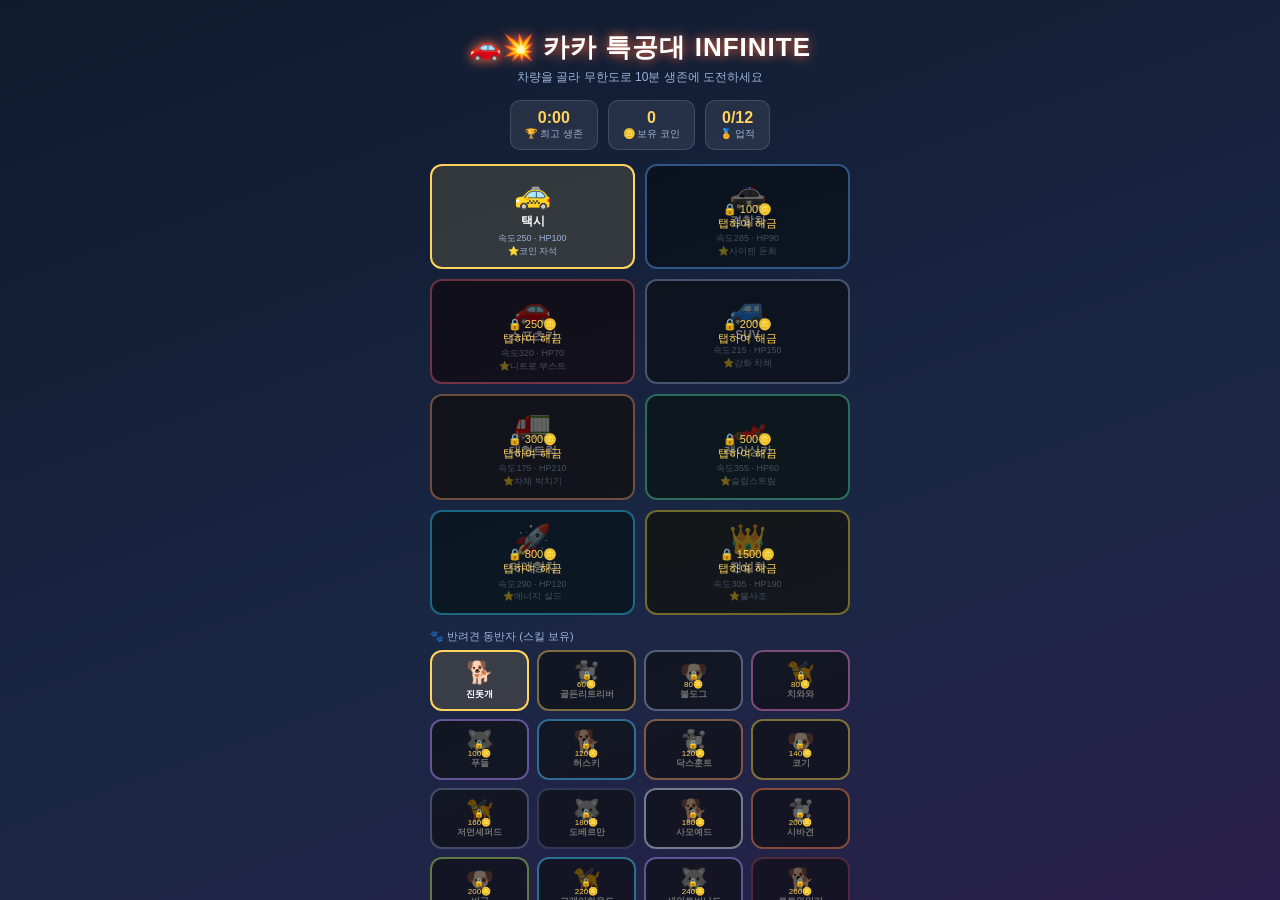
<file: kaka/index.html>
<!DOCTYPE html>
<html lang="ko">
<head>
<meta charset="UTF-8">
<meta name="viewport" content="width=device-width, initial-scale=1, maximum-scale=1, user-scalable=no, viewport-fit=cover">
<title>카카 특공대 INFINITE</title>
<style>
  * { margin:0; padding:0; box-sizing:border-box; -webkit-tap-highlight-color:transparent; user-select:none; -webkit-user-select:none; }
  html,body { width:100%; height:100%; overflow:hidden; background:#0a0e17; font-family:-apple-system,'Malgun Gothic',sans-serif; }
  #app { position:relative; width:100vw; height:100vh; overflow:hidden; }
  canvas { display:block; touch-action:none; }
  #gameCanvas { position:absolute; top:0; left:0; }

  /* ---------- start screen ---------- */
  #startScreen { position:absolute; inset:0; z-index:15; display:flex; flex-direction:column; align-items:center;
    background:linear-gradient(160deg,#0f1a2e,#1a2744 60%,#2a1f4a); color:#fff; padding:20px 16px 16px; overflow-y:auto; touch-action:pan-y; }
  #startScreen h1 { font-size:26px; text-align:center; margin-top:10px; text-shadow:0 0 12px #ff6b3d; letter-spacing:1px; }
  #startScreen .sub { color:#9db3d6; font-size:12px; margin-top:4px; margin-bottom:14px; text-align:center; }
  #recordRow { display:flex; gap:10px; margin-bottom:14px; }
  .recBox { background:#ffffff14; border:1px solid #ffffff22; border-radius:10px; padding:8px 14px; text-align:center; }
  .recBox .n { font-size:16px; font-weight:700; color:#ffd35c; }
  .recBox .l { font-size:10px; color:#9db3d6; }
  #carGrid { display:grid; grid-template-columns:1fr 1fr; gap:10px; width:100%; max-width:420px; }
  #dogLabel { color:#9db3d6; font-size:11px; margin:14px 0 6px; width:100%; max-width:420px; }
  #dogStrip { display:grid; grid-template-columns:repeat(4, 1fr); gap:8px; width:100%; max-width:420px; }
  .dogCard { text-align:center; border-radius:12px; border:2px solid #ffffff22; background:#ffffff10; padding:8px 4px; position:relative; }
  .dogCard.sel { border-color:#ffd35c; background:#ffd35c22; }
  .dogCard .em { font-size:22px; }
  .dogCard .nm { font-size:9px; margin-top:2px; font-weight:700; white-space:nowrap; overflow:hidden; text-overflow:ellipsis; }
  .dogCard .lock { position:absolute; inset:0; background:#00000090; border-radius:10px; display:flex; align-items:center; justify-content:center; font-size:8px; color:#ffd35c; flex-direction:column; }
  .carCard { background:#ffffff10; border:2px solid #ffffff22; border-radius:12px; padding:10px 6px; text-align:center; position:relative; }
  .carCard.sel { border-color:#ffd35c; background:#ffd35c22; }
  .carCard .em { font-size:30px; }
  .carCard .nm { font-size:12px; margin-top:2px; font-weight:700; }
  .carCard .st { font-size:9px; color:#9db3d6; margin-top:2px; line-height:1.4; }
  .carCard .lock { position:absolute; inset:0; background:#00000090; border-radius:10px; display:flex; flex-direction:column; align-items:center; justify-content:center; font-size:11px; color:#ffd35c; }
  #startBtn { margin-top:16px; width:100%; max-width:420px; padding:14px; font-size:17px; font-weight:700; color:#12203a;
    background:linear-gradient(180deg,#ffe27a,#ffab3d); border:none; border-radius:14px; box-shadow:0 4px 0 #b5701a; }
  #startBtn:active { transform:translateY(2px); box-shadow:0 2px 0 #b5701a; }
  #carBoxBtn { margin-top:14px; width:100%; max-width:420px; padding:12px; font-size:13px; font-weight:700; color:#ffd35c;
    background:#ffd35c14; border:2px dashed #ffd35c66; border-radius:14px; }
  #carBoxBtn:active { transform:translateY(1px); }
  #carBoxModal { position:absolute; inset:0; background:#00000092; display:none; align-items:center; justify-content:center; z-index:25; }
  #carBoxModal .box { background:#1a2744; border:1px solid #ffffff33; border-radius:16px; padding:22px; width:78%; max-width:300px; text-align:center; color:#fff; }
  #carBoxModal .tag { font-size:11px; color:#9db3d6; }
  #carBoxModal .em { font-size:56px; margin-top:6px; }
  #carBoxModal .nm { font-size:16px; font-weight:700; margin-top:4px; }
  #carBoxModal .sub { font-size:11px; color:#9db3d6; margin-top:4px; }
  #carBoxOkBtn { margin-top:14px; width:100%; padding:10px; font-size:14px; font-weight:700; color:#12203a;
    background:linear-gradient(180deg,#ffe27a,#ffab3d); border:none; border-radius:10px; }

  /* ---------- HUD ---------- */
  #hud { position:absolute; top:0; left:0; right:0; padding:8px 10px; pointer-events:none; z-index:5; }
  #topRow { display:flex; align-items:center; gap:8px; }
  #hpWrap { flex:1; height:16px; background:#00000066; border-radius:8px; overflow:hidden; border:1px solid #ffffff33; }
  #hpBar { height:100%; width:100%; background:linear-gradient(90deg,#ff5252,#ff9f43); transition:width .15s; }
  #timerBox { color:#fff; font-size:13px; font-weight:700; text-shadow:0 1px 2px #000; min-width:64px; text-align:center; }
  #waveBox { color:#ffd35c; font-size:10px; text-align:center; text-shadow:0 1px 2px #000; }
  #currRow { display:flex; gap:8px; margin-top:5px; }
  .curBadge { background:#00000066; border-radius:8px; padding:2px 8px; font-size:11px; color:#fff; display:flex; align-items:center; gap:3px; }
  #weaponRow { display:flex; gap:4px; margin-top:6px; flex-wrap:wrap; max-width:230px; }
  .wIcon { background:#00000070; border:1px solid #ffffff33; border-radius:8px; width:30px; height:30px; display:flex; align-items:center; justify-content:center; font-size:15px; position:relative; }
  .wIcon .lv { position:absolute; bottom:-2px; right:-2px; background:#ffd35c; color:#12203a; font-size:8px; font-weight:700; border-radius:6px; padding:0 3px; }
  #comboText { position:absolute; top:80px; left:50%; transform:translateX(-50%); color:#ffd35c; font-size:20px; font-weight:800; text-shadow:0 2px 4px #000; opacity:0; z-index:6; pointer-events:none; }
  #toast { position:absolute; top:110px; left:50%; transform:translateX(-50%); background:#00000090; color:#fff; padding:6px 14px; border-radius:20px; font-size:12px; opacity:0; z-index:6; pointer-events:none; white-space:nowrap; }
  #bossBar { position:absolute; top:6px; left:50%; transform:translateX(-50%); width:70%; max-width:320px; z-index:6; display:none; text-align:center; }
  #bossBar .nm { color:#ff6b6b; font-size:11px; font-weight:700; text-shadow:0 1px 2px #000; }
  #bossBar .wrap { height:10px; background:#00000070; border-radius:6px; overflow:hidden; border:1px solid #ff6b6b55; }
  #bossBar .fill { height:100%; width:100%; background:linear-gradient(90deg,#ff2d55,#ff6b3d); transition:width .15s; }

  #minimap { position:absolute; top:8px; right:8px; width:88px; height:88px; border-radius:50%; border:2px solid #ffffff44; background:#00000060; z-index:5; }

  /* ---------- controls ---------- */
  #joyBase { position:absolute; left:22px; bottom:44px; width:104px; height:104px; border-radius:50%; background:#ffffff14; border:2px solid #ffffff33; z-index:5; touch-action:none; }
  #joyStick { position:absolute; left:50%; top:50%; width:46px; height:46px; margin-left:-23px; margin-top:-23px; border-radius:50%; background:#ffffff55; border:2px solid #ffffff77; }
  #boostBtn { position:absolute; right:26px; bottom:54px; width:74px; height:74px; border-radius:50%; z-index:5; touch-action:none;
    background:radial-gradient(circle,#ffd35c,#ff8a3d); border:3px solid #ffffff55; color:#12203a; font-size:11px; font-weight:800; }
  #boostBtn .cd { position:absolute; inset:0; border-radius:50%; background:#00000090; }
  #dogThrowBtn { position:absolute; right:34px; bottom:142px; width:58px; height:58px; border-radius:50%; z-index:5; touch-action:none;
    background:radial-gradient(circle,#c4b5fd,#7c3aed); border:3px solid #ffffff55; color:#fff; font-size:10px; font-weight:800; }

  #levelUpModal { position:absolute; inset:0; background:#00000090; display:none; align-items:center; justify-content:center; z-index:20; }
  #levelUpModal .box { background:#1a2744; border:1px solid #ffffff33; border-radius:16px; padding:16px; width:86%; max-width:360px; text-align:center; }
  #levelUpModal h3 { color:#ffd35c; font-size:16px; margin-bottom:10px; }
  .lvOpt { display:flex; align-items:center; gap:10px; background:#ffffff10; border:1px solid #ffffff22; border-radius:10px; padding:10px; margin-bottom:8px; color:#fff; text-align:left; }
  .lvOpt .ic { font-size:24px; }
  .lvOpt .tx b { font-size:13px; } .lvOpt .tx div { font-size:10px; color:#9db3d6; }

  #endScreen { position:absolute; inset:0; background:#0a0e17ee; display:none; flex-direction:column; align-items:center; justify-content:center; color:#fff; z-index:30; padding:20px; overflow:hidden; }
  #confettiLayer { position:absolute; inset:0; pointer-events:none; overflow:hidden; }
  .confetti { position:absolute; top:-20px; width:8px; height:14px; opacity:0.9; animation:confettiFall linear forwards; }
  @keyframes confettiFall { to { transform:translateY(115vh) rotate(540deg); opacity:0.3; } }
  @keyframes popIn { 0%{ transform:scale(0.4); opacity:0; } 70%{ transform:scale(1.08); opacity:1; } 100%{ transform:scale(1); opacity:1; } }
  @keyframes fadeUp { from{ transform:translateY(14px); opacity:0; } to{ transform:translateY(0); opacity:1; } }
  @keyframes titleGlow { 0%,100%{ text-shadow:0 0 14px #ffd35c88; } 50%{ text-shadow:0 0 28px #ffd35cdd; } }
  #endRank { font-size:13px; color:#ffd35c; margin-bottom:2px; animation:fadeUp 0.5s ease 0.15s both; }
  #endScreen h2 { font-size:24px; color:#ffd35c; margin-bottom:6px; text-align:center; animation:popIn 0.5s ease both, titleGlow 1.6s ease-in-out 0.5s infinite; }
  #endSub { font-size:12px; color:#9db3d6; margin-bottom:12px; text-align:center; animation:fadeUp 0.5s ease 0.25s both; }
  #endStats { background:#ffffff10; border-radius:12px; padding:14px 20px; margin-bottom:16px; width:100%; max-width:320px; animation:fadeUp 0.5s ease 0.35s both; position:relative; z-index:1; }
  #endStats div { display:flex; justify-content:space-between; font-size:13px; padding:4px 0; border-bottom:1px solid #ffffff14; }
  #retryBtn { padding:14px 30px; font-size:16px; font-weight:700; color:#12203a; background:linear-gradient(180deg,#ffe27a,#ffab3d); border:none; border-radius:14px; position:relative; z-index:1; animation:fadeUp 0.5s ease 0.45s both; }
  .sr-only { position:absolute; width:1px; height:1px; overflow:hidden; clip:rect(0,0,0,0); }
</style>
</head>
<body>
<h2 class="sr-only">차를 조종해 몰려오는 적들을 무찌르는 무한 서바이벌 드라이빙 슈팅 게임</h2>
<div id="app">

  <div id="startScreen">
    <h1>🚗💥 카카 특공대 INFINITE</h1>
    <div class="sub">차량을 골라 무한도로 10분 생존에 도전하세요</div>
    <div id="recordRow">
      <div class="recBox"><div class="n" id="recTime">0:00</div><div class="l">🏆 최고 생존</div></div>
      <div class="recBox"><div class="n" id="recCoin">0</div><div class="l">🪙 보유 코인</div></div>
      <div class="recBox"><div class="n" id="recAch">0/0</div><div class="l">🏅 업적</div></div>
    </div>
    <div id="carGrid"></div>
    <div id="dogLabel">🐾 반려견 동반자 (스킬 보유)</div>
    <div id="dogStrip"></div>
    <button id="carBoxBtn">🎁 카 박스 열기</button>
    <button id="startBtn">▶ 출격!</button>
  </div>

  <div id="carBoxModal">
    <div class="box">
      <div class="tag">🎁 카 박스 결과</div>
      <div class="em" id="carBoxEmoji"></div>
      <div class="nm" id="carBoxName"></div>
      <div class="sub" id="carBoxSub"></div>
      <button id="carBoxOkBtn">확인</button>
    </div>
  </div>

  <canvas id="gameCanvas"></canvas>
  <canvas id="minimap" width="88" height="88" style="display:none"></canvas>

  <div id="hud" style="display:none">
    <div id="topRow">
      <div id="hpWrap"><div id="hpBar"></div></div>
      <div><div id="timerBox">0:00</div><div id="waveBox">WAVE 1</div></div>
    </div>
    <div id="currRow">
      <div class="curBadge" id="dogBadge">🐕 <span id="dogNameTag"></span></div>
      <div class="curBadge">✨ Lv.<span id="lvCount">1</span></div>
      <div class="curBadge">🪙 <span id="coinCount">0</span></div>
      <div class="curBadge">💎 <span id="gemCount">0</span></div>
      <div class="curBadge">💀 <span id="killCount">0</span></div>
      <div class="curBadge" id="hudBoxBtn" style="pointer-events:auto; cursor:pointer;">🎁 박스</div>
    </div>
    <div id="weaponRow"></div>
  </div>
  <div id="comboText"></div>
  <div id="toast"></div>
  <div id="bossBar"><div class="nm" id="bossName">보스</div><div class="wrap"><div class="fill" id="bossFill"></div></div></div>

  <div id="joyBase" style="display:none"><div id="joyStick"></div></div>
  <button id="boostBtn" style="display:none">⚡BOOST<div class="cd" id="boostCd" style="display:none"></div></button>
  <button id="dogThrowBtn" style="display:none">🐕 던지기</button>

  <div id="levelUpModal"><div class="box"><h3>🎁 무기 강화!</h3><div id="lvOptions"></div></div></div>

  <div id="endScreen">
    <div id="confettiLayer"></div>
    <div id="endRank"></div>
    <h2 id="endTitle">💥 격파당했습니다</h2>
    <div id="endSub"></div>
    <div id="endStats"></div>
    <button id="retryBtn">🔄 다시 도전</button>
  </div>
</div>

<script>
(function(){
"use strict";

/* ---------------- persistent profile ---------------- */
var profile = { bestTime:0, totalCoins:0, unlockedCars:['taxi'], unlockedDogs:['jindo'], killsAll:0, achievements:[], lifetimeCoins:0 };
async function loadProfile(){
  try{
    var r = await window.storage.get('profile', false);
    if(r && r.value){ var p = JSON.parse(r.value); profile = Object.assign(profile, p); }
  }catch(e){}
  renderStart();
}
async function saveProfile(){
  try{ await window.storage.set('profile', JSON.stringify(profile), false); }catch(e){}
}

/* ---------------- data ---------------- */
var CARS = [
  {id:'taxi',   emoji:'🚕', name:'택시',       speed:250, hp:100, turn:8.5, cost:0,   color:'#ffd35c', special:'magnet',     specialName:'코인 자석'},
  {id:'police', emoji:'🚓', name:'경찰차',     speed:285, hp:90,  turn:9.0, cost:100, color:'#60a5fa', special:'siren',      specialName:'사이렌 둔화'},
  {id:'sports', emoji:'🚗', name:'스포츠카',   speed:320, hp:70,  turn:10.5,cost:250, color:'#ff5252', special:'nitro',      specialName:'니트로 부스트'},
  {id:'suv',    emoji:'🚙', name:'SUV',        speed:215, hp:150, turn:6.5, cost:200, color:'#94a3b8', special:'armor',      specialName:'강화 차체'},
  {id:'truck',  emoji:'🚛', name:'대형트럭',   speed:175, hp:210, turn:5.0, cost:300, color:'#fb923c', special:'ram',        specialName:'차체 박치기'},
  {id:'racer',  emoji:'🏎️', name:'레이싱카',   speed:355, hp:60,  turn:11.0,cost:500, color:'#4ade80', special:'slipstream', specialName:'슬립스트림'},
  {id:'future', emoji:'🚀', name:'미래형차',   speed:290, hp:120, turn:9.5, cost:800, boostBonus:true, color:'#22d3ee', special:'shield', specialName:'에너지 실드'},
  {id:'legend', emoji:'👑', name:'전설차',     speed:305, hp:190, turn:9.5, cost:1500, color:'#ffd700', special:'revive', specialName:'불사조'}
];
var SPECIAL_DESC = {
  magnet:'코인/보석을 더 넓게 끌어당김', siren:'주기적으로 주변 적 둔화', nitro:'부스터 중 공격력 상승',
  armor:'받는 피해 감소', ram:'충돌한 적에게 반격 피해', slipstream:'고속 주행 중 공격력 상승',
  shield:'주기적으로 피해 1회 무효화', revive:'한 번 죽을 위기에서 부활 (판당 1회)'
};

var DOGS = [
  {id:'jindo',        emoji:'🐕', name:'진돗개',     cost:0,   color:'#ffd35c', desc:'경험치 +10%',        bonus:{xpMul:1.10}},
  {id:'golden',       emoji:'🐩', name:'골든리트리버', cost:60,  color:'#fbbf24', desc:'코인/보석 자석 강화', bonus:{magnetMul:1.4}},
  {id:'bulldog',      emoji:'🐶', name:'불도그',     cost:80,  color:'#94a3b8', desc:'최대 체력 +20%',     bonus:{hpMul:1.2}},
  {id:'chihuahua',    emoji:'🦮', name:'치와와',     cost:80,  color:'#f472b6', desc:'이동속도 +10%',      bonus:{speedMul:1.1}},
  {id:'poodle',       emoji:'🐺', name:'푸들',       cost:100, color:'#c084fc', desc:'무기 쿨타임 -10%',   bonus:{weaponCdMul:0.9}},
  {id:'husky',        emoji:'🐕', name:'허스키',     cost:120, color:'#38bdf8', desc:'부스터 충전 25% 빠름', bonus:{boostCdMul:0.75}},
  {id:'dachshund',    emoji:'🐩', name:'닥스훈트',   cost:120, color:'#fb923c', desc:'코인 획득 +15%',     bonus:{coinMul:1.15}},
  {id:'corgi',        emoji:'🐶', name:'코기',       cost:140, color:'#facc15', desc:'회전 속도 +15%',     bonus:{turnMul:1.15}},
  {id:'shepherd',     emoji:'🦮', name:'저먼셰퍼드', cost:160, color:'#64748b', desc:'받는 피해 -15%',     bonus:{contactDmgMul:0.85}},
  {id:'doberman',     emoji:'🐺', name:'도베르만',   cost:180, color:'#334155', desc:'공격력 +10%',        bonus:{dmgMul:1.1}},
  {id:'samoyed',      emoji:'🐕', name:'사모예드',   cost:180, color:'#e2e8f0', desc:'보석 획득 확률 +6%p', bonus:{gemChanceAdd:0.06}},
  {id:'shiba',        emoji:'🐩', name:'시바견',     cost:200, color:'#f97316', desc:'레벨업 시 체력 15% 회복', bonus:{reviveHeal:0.15}},
  {id:'beagle',       emoji:'🐶', name:'비글',       cost:200, color:'#a3e635', desc:'콤보 유지시간 +0.8초', bonus:{comboWindowAdd:0.8}},
  {id:'greyhound',    emoji:'🦮', name:'그레이하운드', cost:220, color:'#22d3ee', desc:'최고속도 +15%',      bonus:{speedMul:1.15}},
  {id:'saintbernard', emoji:'🐺', name:'세인트버나드', cost:240, color:'#a78bfa', desc:'체력 재생 속도 80% 증가', bonus:{regenMul:1.8}},
  {id:'rottweiler',   emoji:'🐕', name:'로트와일러', cost:260, color:'#7f1d1d', desc:'충돌한 적에게 반격 피해', bonus:{ramDmg:30}},
  {id:'bordercollie', emoji:'🐩', name:'보더콜리',   cost:280, color:'#0ea5e9', desc:'경험치 +15%',        bonus:{xpMul:1.15}},
  {id:'dalmatian',    emoji:'🐶', name:'달마시안',   cost:300, color:'#e2e8f0', desc:'콤보 유지시간 +1.2초', bonus:{comboWindowAdd:1.2}},
  {id:'pug',          emoji:'🦮', name:'퍼그',       cost:320, color:'#d97706', desc:'코인 획득 +20%',     bonus:{coinMul:1.2}},
  {id:'maltese',      emoji:'🐺', name:'말티즈',     cost:400, color:'#f8fafc', desc:'카 박스 비용 -30🪙', bonus:{boxDiscount:30}}
];

var ACHIEVEMENTS = [
  {id:'first_kill',   name:'첫 처치',        emoji:'🎯'},
  {id:'combo_master',  name:'콤보 마스터',     emoji:'🔥'},
  {id:'boss_slayer',   name:'보스 슬레이어',   emoji:'👑'},
  {id:'golden_hunter', name:'황금 사냥꾼',     emoji:'✨'},
  {id:'fusion_success',name:'합체 성공',       emoji:'💥'},
  {id:'cosmic_collapse',name:'우주 붕괴 마스터',emoji:'🌌'},
  {id:'weapon_collector',name:'무기 수집가',   emoji:'🧰'},
  {id:'survivor',      name:'생존자 (5분)',    emoji:'🛡️'},
  {id:'finisher',      name:'완주자',          emoji:'🏁'},
  {id:'car_collector', name:'차고 콜렉터',     emoji:'🚗'},
  {id:'dog_walker',    name:'도그워커',        emoji:'🐾'},
  {id:'millionaire',   name:'백만장자',        emoji:'💰'}
];
function unlockAchievement(id){
  if(profile.achievements.indexOf(id)>=0) return;
  profile.achievements.push(id);
  saveProfile();
  var a = ACHIEVEMENTS.find(function(x){return x.id===id;});
  if(a){ toast('🏆 업적 달성: '+a.emoji+' '+a.name); sfx.levelup(); }
}

var WDEF = {
  gun:      {name:'기관포',   emoji:'🔫', cd:0.28, dmg:12, range:440, evName:'폭발기관포', evEmoji:'🔥'},
  missile:  {name:'미사일',   emoji:'🚀', cd:1.5,  dmg:34, range:620, homing:true, evName:'미사일 폭격', evEmoji:'🚀'},
  lightning:{name:'번개',     emoji:'⚡', cd:1.05, dmg:17, range:400, chain:3, evName:'번개폭풍', evEmoji:'🌩️'},
  flame:    {name:'화염',     emoji:'🔥', cd:0.18, dmg:4,  radius:95, aura:true, auraColor:'#ff6b3d55', evName:'업화', evEmoji:'🌋'},
  ice:      {name:'얼음',     emoji:'❄️', cd:1.3,  dmg:11, range:410, slow:0.5, evName:'블리자드', evEmoji:'🌨️'},
  bomb:     {name:'폭탄',     emoji:'💣', cd:2.1,  dmg:55, radius:125,delay:0.75, evName:'융단폭격', evEmoji:'💥'},
  blackhole:{name:'블랙홀',   emoji:'🌀', cd:6.5,  dmg:7,  radius:145,duration:3, evName:'초대형 블랙홀', evEmoji:'🌌'},
  meteor:   {name:'운석',     emoji:'☄️', cd:3.6,  dmg:75, radius:135, evName:'메테오샤워', evEmoji:'☄️'},
  laser:    {name:'레이저',   emoji:'🔴', cd:0.55, dmg:24, range:540, evName:'레이저 캐논', evEmoji:'🟥'},
  poison:   {name:'독가스',   emoji:'🧪', cd:0.18, dmg:3.2,radius:115, aura:true, auraColor:'#4ade8055', evName:'맹독가스', evEmoji:'☠️'},
  saw:      {name:'회전톱',   emoji:'🪚', cd:0.16, dmg:5,  radius:85, aura:true, auraColor:'#94a3b855', evName:'디스트로이어', evEmoji:'⚙️'},
  mine:     {name:'지뢰',     emoji:'🧨', cd:2.3,  dmg:65, radius:120, evName:'클레이모어', evEmoji:'💥'},
  drone:    {name:'드론',     emoji:'🛰️', cd:0.85, dmg:15, range:400, evName:'드론 편대', evEmoji:'🛰️'}
};
var SIGNATURE_PAIRS = {
  'flame+lightning': {name:'플라즈마', emoji:'🔮'},
  'gun+missile': {name:'개틀링 미사일', emoji:'🎯'},
  'bomb+ice': {name:'프로스트 봄', emoji:'🧊'},
  'blackhole+meteor': {name:'중력 붕괴', emoji:'🕳️'},
  'laser+saw': {name:'레이저 톱', emoji:'🔴🪚'},
  'mine+poison': {name:'독가스 지뢰', emoji:'☠️🧨'}
};

var BIOMES = [
  {name:'도심', bg:'#26314a', particle:null},
  {name:'고속도로', bg:'#2c3a52', particle:'rain'},
  {name:'사막', bg:'#5a4326', particle:'sand'},
  {name:'설원', bg:'#3d5266', particle:'snow'},
  {name:'화산', bg:'#4a2318', particle:'ember'},
  {name:'우주', bg:'#0d0d24', particle:'star'},
  {name:'외계도시', bg:'#2a1a44', particle:'star'},
  {name:'무한도로', bg:'#141a2e', particle:'rain'}
];

var ENEMY_DEF = {
  chaser:  {emoji:'🚙', hp:42,  spd:135, dmg:8,  w:1},
  rammer:  {emoji:'🏎️', hp:52,  spd:115, dmg:15, dash:true, w:1},
  truck:   {emoji:'🚚', hp:165, spd:70,  dmg:18, w:0.8},
  drone:   {emoji:'🚁', hp:36,  spd:105, dmg:10, ranged:true, keep:230, w:0.8},
  ufo:     {emoji:'🛸', hp:48,  spd:125, dmg:14, ranged:true, keep:260, erratic:true, w:0.7},
  defense: {emoji:'🧱', hp:95,  spd:55,  dmg:9,  shield:true, w:0.6},
  speedster:{emoji:'⚡', hp:26, spd:270, dmg:11, erratic:true, w:0.6},
  boss:    {emoji:'👑', hp:1300,spd:82,  dmg:23, boss:true, w:0}
};

/* ---------------- canvas / state ---------------- */
var canvas = document.getElementById('gameCanvas'), ctx = canvas.getContext('2d');
var mini = document.getElementById('minimap'), mctx = mini.getContext('2d');
function resize(){ canvas.width = innerWidth; canvas.height = innerHeight; }
addEventListener('resize', resize); resize();

var W = {
  running:false, t:0, wave:1, waveTimer:0, spawnTimer:0, killCount:0,
  coins:0, gems:0, combo:0, comboTimer:0, dayNight:0, weatherTimer:0,
  camX:0, camY:0, biomeIdx:0, biomeTimer:0, bossActive:null, particles:[], floaters:[], drops:[],
  pickups:[], shakeMag:0, shakeT:0
};
var player, enemies=[], bullets=[], selectedCar='taxi', selectedDog='jindo';

/* ---------------- start screen ---------------- */
function renderStart(){
  document.getElementById('recTime').textContent = fmtTime(profile.bestTime);
  document.getElementById('recCoin').textContent = profile.totalCoins;
  document.getElementById('recAch').textContent = profile.achievements.length+'/'+ACHIEVEMENTS.length;
  var grid = document.getElementById('carGrid'); grid.innerHTML='';
  CARS.forEach(function(c){
    var unlocked = profile.unlockedCars.indexOf(c.id)>=0;
    var div = document.createElement('div');
    div.className = 'carCard' + (c.id===selectedCar?' sel':'');
    div.style.borderColor = c.id===selectedCar ? '#ffd35c' : (c.color+'55');
    div.style.background = c.id===selectedCar ? '#ffd35c22' : (c.color+'14');
    div.innerHTML = '<div class="em">'+c.emoji+'</div><div class="nm">'+c.name+'</div>'+
      '<div class="st">속도'+c.speed+' · HP'+c.hp+'<br>⭐'+c.specialName+'</div>' +
      (unlocked?'':'<div class="lock">🔒 '+c.cost+'🪙<br>탭하여 해금</div>');
    div.onclick = function(){
      if(unlocked){ selectedCar = c.id; renderStart(); }
      else if(profile.totalCoins >= c.cost){
        profile.totalCoins -= c.cost; profile.unlockedCars.push(c.id); selectedCar=c.id; saveProfile(); renderStart();
        if(profile.unlockedCars.length>=CARS.length) unlockAchievement('car_collector');
      } else { toast('코인이 부족합니다 ('+c.cost+'🪙 필요)'); }
    };
    grid.appendChild(div);
  });
  var dogStrip = document.getElementById('dogStrip'); dogStrip.innerHTML='';
  DOGS.forEach(function(d){
    var unlocked = profile.unlockedDogs.indexOf(d.id)>=0;
    var div = document.createElement('div');
    div.className = 'dogCard' + (d.id===selectedDog?' sel':'');
    div.style.borderColor = d.id===selectedDog ? '#ffd35c' : (d.color+'66');
    div.title = d.desc;
    div.innerHTML = '<div class="em">'+d.emoji+'</div><div class="nm">'+d.name+'</div>' +
      (unlocked?'':'<div class="lock">🔒<br>'+d.cost+'🪙</div>');
    div.onclick = function(){
      if(unlocked){ selectedDog = d.id; renderStart(); }
      else if(profile.totalCoins >= d.cost){
        profile.totalCoins -= d.cost; profile.unlockedDogs.push(d.id); selectedDog=d.id; saveProfile(); renderStart();
        if(profile.unlockedDogs.length>=DOGS.length) unlockAchievement('dog_walker');
      } else { toast('코인이 부족합니다 ('+d.cost+'🪙 필요)'); }
    };
    dogStrip.appendChild(div);
  });
  var boxBtn = document.getElementById('carBoxBtn');
  var boxCost = getCarBoxCost();
  boxBtn.textContent = '🎁 카 박스 열기 ('+boxCost+'🪙)';
  boxBtn.style.opacity = profile.totalCoins>=boxCost ? 1 : 0.5;
}
function getCarBoxCost(){
  var d = DOGS.find(function(x){return x.id===selectedDog;});
  var discount = (d && d.bonus.boxDiscount) || 0;
  return Math.max(50, CAR_BOX_COST - discount);
}
var CAR_BOX_COST = 150;
var carBoxJustUnlocked = false;
function openCarBox(){
  initAudio();
  carBoxJustUnlocked = false;
  var cost = getCarBoxCost();
  if(profile.totalCoins < cost){ toast('코인이 부족합니다 ('+cost+'🪙 필요)'); if(W.running) W.paused=false; return; }
  profile.totalCoins -= cost;
  if(W.running){ W.coins = Math.max(0, W.coins-cost); updateHUDCounts(); }
  var locked = CARS.filter(function(c){ return profile.unlockedCars.indexOf(c.id)<0; });
  var emoji, name, sub;
  if(locked.length===0){
    var bonus = 120;
    profile.totalCoins += bonus;
    if(W.running){ W.coins += bonus; updateHUDCounts(); }
    emoji='🪙'; name='코인 +'+bonus; sub='이미 모든 차량을 보유중이라 코인으로 환급됐어요';
  } else {
    var weights = locked.map(function(c){ return 1/(c.cost+50); });
    var total = weights.reduce(function(a,b){return a+b;},0);
    var r = Math.random()*total, picked=locked[locked.length-1];
    for(var i=0;i<locked.length;i++){ r-=weights[i]; if(r<=0){ picked=locked[i]; break; } }
    profile.unlockedCars.push(picked.id);
    if(profile.unlockedCars.length>=CARS.length) unlockAchievement('car_collector');
    selectedCar = picked.id;
    carBoxJustUnlocked = !W.running;
    emoji=picked.emoji; name=picked.name+' 획득!'; sub= W.running ? '새 차량이 해금되어 바로 장착됐어요' : '새 차량이 해금되었습니다. 확인을 누르면 바로 출격해요!';
    sfx.win();
  }
  saveProfile();
  document.getElementById('carBoxEmoji').textContent = emoji;
  document.getElementById('carBoxName').textContent = name;
  document.getElementById('carBoxSub').textContent = sub;
  document.getElementById('carBoxModal').style.display='flex';
  renderStart();
}
document.getElementById('carBoxBtn').onclick = openCarBox;
document.getElementById('carBoxOkBtn').onclick = function(){
  document.getElementById('carBoxModal').style.display='none';
  if(W.running){ W.paused=false; }
  else if(carBoxJustUnlocked){ carBoxJustUnlocked=false; startGame(); }
};
document.getElementById('hudBoxBtn').onclick = function(){ if(W.running) W.paused=true; openCarBox(); };
document.getElementById('startBtn').onclick = startGame;
document.getElementById('retryBtn').onclick = function(){ document.getElementById('endScreen').style.display='none'; document.getElementById('startScreen').style.display='flex'; };

function fmtTime(s){ s=Math.floor(s); return Math.floor(s/60)+':'+String(s%60).padStart(2,'0'); }

/* ---------------- joystick ---------------- */
var joy = {x:0,y:0,active:false};
var joyBase = document.getElementById('joyBase'), joyStick = document.getElementById('joyStick');
var joyId=null, joyCX=0, joyCY=0;
function joyStart(e){
  var t = e.changedTouches?e.changedTouches[0]:e;
  joyId = e.changedTouches?t.identifier:'mouse';
  var r = joyBase.getBoundingClientRect(); joyCX=r.left+r.width/2; joyCY=r.top+r.height/2;
  joy.active=true; joyMove(e);
}
function joyMove(e){
  if(!joy.active) return;
  var t = e.changedTouches ? [].slice.call(e.changedTouches).find(function(tt){return tt.identifier===joyId;}) : e;
  if(!t) return;
  var dx=t.clientX-joyCX, dy=t.clientY-joyCY, d=Math.hypot(dx,dy), max=44;
  if(d>max){ dx=dx/d*max; dy=dy/d*max; }
  joy.x=dx/max; joy.y=dy/max;
  joyStick.style.transform = 'translate('+dx+'px,'+dy+'px)';
  e.preventDefault && e.preventDefault();
}
function joyEnd(e){ joy.active=false; joy.x=0; joy.y=0; joyStick.style.transform='translate(0,0)'; }
joyBase.addEventListener('touchstart', joyStart, {passive:false});
joyBase.addEventListener('touchmove', joyMove, {passive:false});
joyBase.addEventListener('touchend', joyEnd);
joyBase.addEventListener('mousedown', joyStart);
addEventListener('mousemove', function(e){ if(joy.active) joyMove(e); });
addEventListener('mouseup', joyEnd);

var boostBtn = document.getElementById('boostBtn'), boostCdEl = document.getElementById('boostCd');
function tryBoost(e){ e.preventDefault && e.preventDefault(); if(!W.running || !player) return; if(player.boostCd<=0){ player.boosting=0.9; player.boostCd=player.boostMax; sfx.boost(); } }
boostBtn.addEventListener('touchstart', tryBoost, {passive:false});
boostBtn.addEventListener('mousedown', tryBoost);

var dogThrowBtn = document.getElementById('dogThrowBtn');
function tryThrowDog(e){
  e.preventDefault && e.preventDefault();
  if(!W.running || !player || player.dogThrown || player.dogThrowCd>0) return;
  var target = nearestEnemy(player.dogX, player.dogY, 520);
  var tx, ty;
  if(target){ tx=target.x; ty=target.y; }
  else { tx = player.x + Math.cos(player.angle)*260; ty = player.y + Math.sin(player.angle)*260; }
  player.dogThrown = true; player.dogThrowCd = player.dogThrowMax;
  player.dogThrowPhase = 'out'; player.dogThrowT = 0;
  player.dogThrowSX = player.dogX; player.dogThrowSY = player.dogY;
  player.dogThrowTX = tx; player.dogThrowTY = ty;
  sfx.boost();
}
dogThrowBtn.addEventListener('touchstart', tryThrowDog, {passive:false});
dogThrowBtn.addEventListener('mousedown', tryThrowDog);

/* ---------------- audio & juice ---------------- */
var actx=null, noiseBuffer=null;
function initAudio(){
  if(actx) return;
  try{
    actx = new (window.AudioContext||window.webkitAudioContext)();
    var buf = actx.createBuffer(1, Math.floor(actx.sampleRate*0.3), actx.sampleRate);
    var data = buf.getChannelData(0);
    for(var i=0;i<data.length;i++) data[i] = Math.random()*2-1;
    noiseBuffer = buf;
  }catch(e){ actx=null; }
}
function tone(freq,dur,type,vol,glideTo){
  if(!actx) return;
  try{
    var o=actx.createOscillator(), g=actx.createGain();
    o.type=type||'sine'; o.frequency.setValueAtTime(freq, actx.currentTime);
    if(glideTo) o.frequency.exponentialRampToValueAtTime(Math.max(20,glideTo), actx.currentTime+dur);
    g.gain.setValueAtTime(vol||0.15, actx.currentTime);
    g.gain.exponentialRampToValueAtTime(0.001, actx.currentTime+dur);
    o.connect(g); g.connect(actx.destination);
    o.start(); o.stop(actx.currentTime+dur);
  }catch(e){}
}
function noiseBurst(dur,vol){
  if(!actx||!noiseBuffer) return;
  try{
    var src=actx.createBufferSource(); src.buffer=noiseBuffer;
    var g=actx.createGain(); g.gain.setValueAtTime(vol||0.2, actx.currentTime);
    g.gain.exponentialRampToValueAtTime(0.001, actx.currentTime+dur);
    var f=actx.createBiquadFilter(); f.type='lowpass'; f.frequency.value=1300;
    src.connect(f); f.connect(g); g.connect(actx.destination);
    src.start(); src.stop(actx.currentTime+dur);
  }catch(e){}
}
var sfx = {
  shoot:function(){ tone(760,0.05,'square',0.045); },
  kill:function(){ tone(480,0.09,'sine',0.08,200); },
  coin:function(){ tone(1100,0.06,'sine',0.06,1500); },
  hurt:function(){ tone(150,0.16,'sawtooth',0.12,55); },
  boost:function(){ tone(280,0.25,'sawtooth',0.08,720); },
  explosion:function(){ noiseBurst(0.35,0.22); },
  vortex:function(){ tone(90,0.5,'sine',0.09,45); },
  levelup:function(){ tone(520,0.1,'sine',0.1,720); setTimeout(function(){tone(760,0.13,'sine',0.1,1050);},90); },
  boss:function(){ tone(95,0.55,'sawtooth',0.15,55); },
  win:function(){ [0,120,240,380,520,680].forEach(function(t,i){ setTimeout(function(){tone(520+i*130,0.25,'sine',0.13);},t); }); },
  lose:function(){ tone(300,0.4,'sawtooth',0.15,80); }
};
function shake(mag,dur){ W.shakeMag=Math.max(W.shakeMag,mag); W.shakeT=Math.max(W.shakeT,dur); }
function spawnBurst(x,y,color){
  for(var i=0;i<7;i++){
    var a=Math.random()*Math.PI*2, s=60+Math.random()*130;
    W.particles.push({type:'burst',x:x,y:y,vx:Math.cos(a)*s,vy:Math.sin(a)*s,life:0.4+Math.random()*0.2,color:color||'#ffd35c'});
  }
}
function spawnPickup(type,x,y,value){
  var ang=Math.random()*Math.PI*2, d=8+Math.random()*22;
  W.pickups.push({type:type,x:x+Math.cos(ang)*d,y:y+Math.sin(ang)*d,value:value});
}
var EVENT_POOL = ['coinRain','doubleXp','enemyRush','frenzy','slowmo'];
function triggerRandomEvent(){
  var pool = EVENT_POOL.filter(function(e){return e!==W.lastEvent;});
  var ev = pool[Math.floor(Math.random()*pool.length)];
  W.lastEvent = ev;
  W.eventActive = ev; W.eventT = 6; W.coinRainSpawnT = 0;
  sfx.levelup();
  if(ev==='coinRain'){ toast('🌟 코인 비 이벤트 시작!'); }
  else if(ev==='doubleXp'){ toast('⭐ 경험치 2배 타임!'); }
  else if(ev==='enemyRush'){ toast('👹 적 러시! 처치 보상 2배!'); for(var i=0;i<7;i++) spawnEnemy(); }
  else if(ev==='frenzy'){ toast('🔥 프렌지! 공격력·속도 대폭 상승!'); }
  else if(ev==='slowmo'){ toast('🐌 적 둔화 타임!'); enemies.forEach(function(e){ e.slow=6; }); }
}

/* ---------------- game start ---------------- */
function startGame(){
  initAudio();
  var carDef = CARS.find(function(c){return c.id===selectedCar;});
  var dogDef = DOGS.find(function(d){return d.id===selectedDog;}) || DOGS[0];
  var db = dogDef.bonus || {};
  player = {
    x:0,y:0, angle:-Math.PI/2, hp:carDef.hp*(db.hpMul||1), maxhp:carDef.hp*(db.hpMul||1),
    speed:0, maxSpeed:carDef.speed*(db.speedMul||1),
    turn:carDef.turn*(db.turnMul||1), boosting:0, boostCd:0,
    boostMax: (carDef.boostBonus?2.4:3.6)*(db.boostCdMul||1), invuln:0,
    level:1, xp:0, xpNeeded:9, special:carDef.special, dog:dogDef,
    shieldReady: carDef.special==='shield', shieldCd:8, sirenCd:3, revived:false,
    weapons:[ {id:'gun', level:1, cd:0, evolved:false} ], emoji: carDef.emoji, color: carDef.color,
    dogX:0, dogY:34, dogAtkCd:1, dogThrown:false, dogThrowCd:0, dogThrowMax:7,
    dogThrowPhase:null, dogThrowT:0, dogThrowSX:0, dogThrowSY:0, dogThrowTX:0, dogThrowTY:0
  };
  enemies=[]; bullets=[]; W.particles=[]; W.floaters=[]; W.drops=[]; W.pickups=[]; W.shakeMag=0; W.shakeT=0; W.screenFlash=0;
  W.t=0; W.wave=1; W.waveTimer=0; W.spawnTimer=1; W.killCount=0; W.coins=0; W.gems=0;
  W.combo=0; W.comboTimer=0; W.biomeIdx=0; W.biomeTimer=0; W.bossActive=null; W.running=true; W.paused=false;
  W.eventTimer=0; W.eventActive=null; W.eventT=0; W.coinRainSpawnT=0; W.lastEvent=null;
  levelUpQueue = 0;
  document.getElementById('lvCount').textContent = 1;

  document.getElementById('startScreen').style.display='none';
  document.getElementById('endScreen').style.display='none';
  document.getElementById('hud').style.display='block';
  document.getElementById('minimap').style.display='block';
  document.getElementById('joyBase').style.display='block';
  document.getElementById('boostBtn').style.display='block';
  document.getElementById('dogThrowBtn').style.display='block';
  toast('🏙️ '+BIOMES[0].name+' 지역 진입!');
  updateWeaponUI();
  document.getElementById('dogBadge').firstChild.textContent = player.dog.emoji+' ';
  document.getElementById('dogNameTag').textContent = player.dog.name;
  requestAnimationFrame(loop);
}

/* ---------------- helpers ---------------- */
function toast(msg){
  var el = document.getElementById('toast'); el.textContent = msg; el.style.opacity=1;
  clearTimeout(el._t); el._t = setTimeout(function(){ el.style.opacity=0; }, 2200);
}
var COMBO_TITLES = [
  {n:5,  text:'나이스!',      color:'#4ade80'},
  {n:10, text:'더블킬!',      color:'#38bdf8'},
  {n:15, text:'트리플킬!',    color:'#a78bfa'},
  {n:20, text:'레인지!',      color:'#f472b6'},
  {n:30, text:'언스토퍼블!',  color:'#fb923c'},
  {n:50, text:'갓콤보!!',     color:'#ffd700'}
];
function showCombo(){
  var el = document.getElementById('comboText');
  var title=null;
  for(var i=0;i<COMBO_TITLES.length;i++){ if(W.combo>=COMBO_TITLES[i].n) title=COMBO_TITLES[i]; }
  if(title){ el.textContent=title.text; el.style.color=title.color; shake(6+COMBO_TITLES.indexOf(title)*2,0.2); sfx.levelup(); }
  else { el.textContent='x'+W.combo+' COMBO!'; el.style.color='#ffd35c'; }
  el.style.opacity=1;
  clearTimeout(el._t); el._t = setTimeout(function(){ el.style.opacity=0; }, 800);
}
function dist2(ax,ay,bx,by){ var dx=ax-bx,dy=ay-by; return dx*dx+dy*dy; }
function nearestEnemy(x,y,range){
  var best=null, bd=range*range;
  for(var i=0;i<enemies.length;i++){ var e=enemies[i]; var d=dist2(x,y,e.x,e.y); if(d<bd){bd=d;best=e;} }
  return best;
}
function getDef(w){ return w.fused ? w : WDEF[w.id]; }
function droneOrbitPos(idx){
  var oa = W.t*3 + idx*Math.PI;
  return {x: player.x+Math.cos(oa)*50, y: player.y+Math.sin(oa)*50};
}

/* ---------------- weapon firing ---------------- */
function fireWeapon(wp, dt){
  var def = getDef(wp);
  if(!def) return;
  var evolved = wp.evolved;
  var dmg = (def.dmg || 0) * (1 + (wp.level-1)*0.28) * (evolved?1.7:1);
  if(player.special==='nitro' && player.boosting>0) dmg *= 1.5;
  if(player.special==='slipstream' && player.speed > player.maxSpeed*0.75) dmg *= 1.3;
  if(player.dog && player.dog.bonus.dmgMul) dmg *= player.dog.bonus.dmgMul;
  if(W.eventActive==='frenzy') dmg *= 1.6;
  var range = def.range || def.radius || 400;
  if(def.aura){
    var radius = evolved ? (def.radius*1.5) : def.radius;
    enemies.forEach(function(e){ if(dist2(player.x,player.y,e.x,e.y) < radius*radius) damageEnemy(e, dmg*dt*6); });
    spawnRing(player.x,player.y,radius,def.auraColor||'#ff6b3d55');
    return;
  }
  wp.cd -= dt;
  if(wp.cd>0) return;
  var baseCd = wp.fused ? wp.baseCd : def.cd;
  if(player.dog && player.dog.bonus.weaponCdMul) baseCd *= player.dog.bonus.weaponCdMul;
  wp.cd = baseCd * (1 - Math.min(0.3,(wp.level-1)*0.05));
  var target = nearestEnemy(player.x, player.y, range);
  if(!target && !wp.fused && wp.id!=='blackhole' && wp.id!=='bomb' && wp.id!=='meteor' && wp.id!=='mine') return;

  if(wp.id==='gun'){
    var n = evolved?2:1;
    for(var i=0;i<n;i++) spawnBullet(player.x,player.y, target.x,target.y, dmg, 640, '🔸', evolved?55:0);
    sfx.shoot();
  } else if(wp.id==='missile'){
    var mc = evolved?3:1;
    for(var i=0;i<mc;i++) spawnBullet(player.x,player.y,target.x,target.y,dmg,420,'🚀',65,true);
    sfx.shoot();
  } else if(wp.id==='lightning'){
    var chain = evolved?6:def.chain, cur=target, hit=[], cx=player.x, cy=player.y;
    for(var c=0;c<chain && cur;c++){
      damageEnemy(cur,dmg); hit.push(cur);
      spawnBolt(cx,cy,cur.x,cur.y);
      cx=cur.x; cy=cur.y;
      cur = enemies.filter(function(e){return hit.indexOf(e)<0;}).sort(function(a,b){return dist2(cx,cy,a.x,a.y)-dist2(cx,cy,b.x,b.y);})[0];
      if(cur && dist2(cx,cy,cur.x,cur.y) > 260*260) break;
    }
    sfx.shoot();
  } else if(wp.id==='ice'){
    if(target){ damageEnemy(target,dmg); target.slow = 1.4; spawnBullet(player.x,player.y,target.x,target.y,0,500,'❄️',0);
      if(evolved) enemies.forEach(function(e){ if(dist2(target.x,target.y,e.x,e.y)<160*160){ damageEnemy(e,dmg*0.6); e.slow=1.2; } });
      sfx.shoot(); }
  } else if(wp.id==='bomb'){
    var bc = evolved?3:1;
    for(var i=0;i<bc;i++){
      var tx = target ? target.x+(Math.random()-0.5)*80 : player.x+(Math.random()-0.5)*200;
      var ty = target ? target.y+(Math.random()-0.5)*80 : player.y+(Math.random()-0.5)*200;
      W.drops.push({type:'bombFuse', x:tx, y:ty, t:def.delay, dmg:dmg, radius:def.radius});
    }
  } else if(wp.id==='blackhole'){
    var tx = target? target.x: player.x, ty = target? target.y: player.y;
    W.drops.push({type:'vortex', x:tx, y:ty, t: def.duration||3, dmg:dmg, radius: evolved?def.radius*1.5:def.radius});
    sfx.vortex();
  } else if(wp.id==='meteor'){
    var mc2 = evolved?3:1;
    for(var i=0;i<mc2;i++){
      var tx2 = target? target.x+(Math.random()-0.5)*150 : player.x+(Math.random()-0.5)*300;
      var ty2 = target? target.y+(Math.random()-0.5)*150 : player.y+(Math.random()-0.5)*300;
      W.drops.push({type:'meteorFall', x:tx2, y:ty2, t:0.9, dmg:dmg, radius:def.radius});
    }
  } else if(wp.id==='laser'){
    if(target){
      damageEnemy(target,dmg);
      spawnBolt(player.x,player.y,target.x,target.y,'#ff3b3b');
      if(evolved) enemies.forEach(function(e){ if(e!==target && dist2(target.x,target.y,e.x,e.y)<130*130) damageEnemy(e,dmg*0.4); });
      sfx.shoot();
    }
  } else if(wp.id==='mine'){
    var mx = player.x - Math.cos(player.angle)*36, my = player.y - Math.sin(player.angle)*36;
    W.drops.push({type:'mine', x:mx, y:my, t:4.5, armT:0.35, dmg:dmg, radius: evolved?def.radius*1.4:def.radius, triggerR:75});
  } else if(wp.id==='drone'){
    if(target){
      var p0 = droneOrbitPos(0);
      spawnBullet(p0.x,p0.y,target.x,target.y,dmg,520,'🔷',22,true,'#22d3ee');
      if(evolved){ var p1 = droneOrbitPos(1); spawnBullet(p1.x,p1.y,target.x,target.y,dmg,520,'🔷',22,true,'#22d3ee'); }
      sfx.shoot();
    }
  } else if(wp.fused){
    if(wp.tier>=3){
      var nukeFrac = wp.tier>=4 ? 0.7 : 0.4;
      enemies.forEach(function(e){ damageEnemy(e, dmg*nukeFrac); });
      spawnRing(player.x,player.y,wp.radius,wp.color);
      spawnRing(player.x,player.y,wp.radius*0.6,wp.color);
      spawnRing(player.x,player.y,wp.radius*1.3,wp.color);
      if(wp.tier>=4){ spawnRing(player.x,player.y,wp.radius*1.7,wp.color); W.screenFlash = 0.35; }
      for(var sb=0; sb<(wp.tier>=4?6:3); sb++) spawnBurst(player.x,player.y, wp.tier>=4?'#ffd35c':'#c084fc');
      shake(wp.tier>=4?26:12+wp.tier*3, wp.tier>=4?0.5:0.3); sfx.explosion();
      if(wp.tier>=4){ sfx.explosion(); toast('👑 '+wp.name+' 발동!'); }
    } else if(wp.sigKey==='flame+lightning'){
      if(target){
        var pChain=[target], pcx=player.x, pcy=player.y;
        for(var pc=0; pc<3 && pChain[pChain.length-1]; pc++){
          var cur = pChain[pChain.length-1];
          damageEnemy(cur, dmg*0.6);
          cur.slow = 0.8;
          spawnBolt(pcx,pcy,cur.x,cur.y,'#c084fc');
          spawnRing(cur.x,cur.y,55,'#ff6b3d55');
          pcx=cur.x; pcy=cur.y;
          var next = enemies.filter(function(e){return pChain.indexOf(e)<0;}).sort(function(a,b){return dist2(pcx,pcy,a.x,a.y)-dist2(pcx,pcy,b.x,b.y);})[0];
          if(next && dist2(pcx,pcy,next.x,next.y)<220*220) pChain.push(next); else break;
        }
        sfx.shoot();
      }
    } else if(wp.sigKey==='gun+missile'){
      for(var gm=0; gm<3; gm++){
        var ang = (gm-1)*0.28;
        var tgx = target? target.x : player.x+Math.cos(player.angle+ang)*300;
        var tgy = target? target.y : player.y+Math.sin(player.angle+ang)*300;
        spawnBullet(player.x,player.y,tgx+Math.cos(ang)*40,tgy+Math.sin(ang)*40,dmg*0.5,500,'🎯',30,true,wp.color);
      }
      sfx.shoot();
    } else if(wp.sigKey==='bomb+ice'){
      var ftx = target? target.x: player.x+Math.cos(player.angle)*150, fty = target? target.y: player.y+Math.sin(player.angle)*150;
      W.drops.push({type:'bombFuse', x:ftx, y:fty, t:0.55, dmg:dmg, radius:wp.radius, frost:true});
      sfx.vortex();
    } else if(wp.sigKey==='blackhole+meteor'){
      var gtx = target? target.x: player.x, gty = target? target.y: player.y;
      W.drops.push({type:'vortex', x:gtx, y:gty, t:3.2, dmg:dmg*0.4, radius:wp.radius});
      W.drops.push({type:'meteorFall', x:gtx+(Math.random()-0.5)*80, y:gty+(Math.random()-0.5)*80, t:0.7, dmg:dmg*0.6, radius:wp.radius*0.6});
      sfx.vortex();
    } else if(wp.sigKey==='laser+saw'){
      enemies.forEach(function(e){ if(dist2(player.x,player.y,e.x,e.y)<wp.radius*wp.radius) damageEnemy(e, dmg*dt*4); });
      spawnRing(player.x,player.y,wp.radius,wp.color);
      if(Math.random()<0.15) spawnBolt(player.x,player.y, player.x+Math.cos(W.t*6)*wp.radius, player.y+Math.sin(W.t*6)*wp.radius, '#ff3b3b');
      wp.cd = 0.05;
    } else if(wp.sigKey==='mine+poison'){
      var mtx = player.x - Math.cos(player.angle)*40, mty = player.y - Math.sin(player.angle)*40;
      W.drops.push({type:'mine', x:mtx, y:mty, t:5, armT:0.3, dmg:dmg, radius:wp.radius, triggerR:90, frost:false});
      sfx.vortex();
    } else {
      genericFusionFire(wp, dmg, target, evolved);
    }
  }
}
function spawnBullet(x,y,tx,ty,dmg,spd,emoji,splash,homing,trailColor){
  var a = Math.atan2(ty-y,tx-x);
  bullets.push({x:x,y:y,vx:Math.cos(a)*spd,vy:Math.sin(a)*spd,dmg:dmg,life:1.6,emoji:emoji,splash:splash||0,homing:homing,trailColor:trailColor});
}
function spawnBolt(x1,y1,x2,y2,color){ W.particles.push({type:'bolt',x1:x1,y1:y1,x2:x2,y2:y2,life:0.15,color:color||'#fef08a'}); }
function spawnRing(x,y,r,color){ W.particles.push({type:'ring',x:x,y:y,r:r,life:0.3,color:color}); }

function damageEnemy(e, dmg){
  if(!e || e.dead) return;
  var crit = Math.random() < 0.12;
  if(crit){ dmg *= 2.2; spawnFloater(e.x, e.y-18, 'CRIT!', '#ffd35c'); spawnBurst(e.x,e.y,'#ffd35c'); }
  e.hp -= dmg;
  if(e.hp<=0 && !e.dead){ e.dead=true; killEnemy(e); }
}
function spawnFloater(x,y,text,color){ W.floaters.push({x:x,y:y,text:text,color:color||'#fff',life:0.7,vy:-42}); }
function updateFloaters(dt){
  W.floaters.forEach(function(f){ f.y += f.vy*dt; f.life -= dt; });
  W.floaters = W.floaters.filter(function(f){return f.life>0;});
}
function killEnemy(e){
  var db = (player.dog && player.dog.bonus) || {};
  var idx = enemies.indexOf(e); if(idx>=0) enemies.splice(idx,1);
  W.killCount++; profile.killsAll++;
  unlockAchievement('first_kill');
  W.combo++; W.comboTimer = 2.0 + (db.comboWindowAdd||0);
  if(W.combo>=20) unlockAchievement('combo_master');
  if((W.combo>=3 && W.combo%3===0) || COMBO_TITLES.some(function(t){return t.n===W.combo;})) showCombo();
  var coinGain = Math.round((e.boss?40:1) * (1+Math.min(2,W.combo*0.06)) * (W.eventActive==='enemyRush'?2:1));
  if(e.golden) coinGain *= 10;
  spawnPickup('coin', e.x, e.y, coinGain);
  if(e.golden){ spawnPickup('gem', e.x, e.y, 3); toast('✨ 황금 적 처치! 잭팟 보상!'); shake(10,0.2); unlockAchievement('golden_hunter'); }
  else if(Math.random()<0.12+(db.gemChanceAdd||0)) spawnPickup('gem', e.x, e.y, 1);
  spawnBurst(e.x, e.y, e.golden?'#ffd700':(e.boss?'#ffd35c':'#ff9f43'));
  sfx.kill();
  if(e.boss){ W.bossActive=null; document.getElementById('bossBar').style.display='none'; toast('👑 보스 처치! 큰 보상 획득'); shake(18,0.4); sfx.explosion(); unlockAchievement('boss_slayer'); }
  gainXp(e.boss? 60 : 4);
  updateHUDCounts();
}
function gainXp(amount){
  var db = (player.dog && player.dog.bonus) || {};
  player.xp += amount * (db.xpMul||1) * (W.eventActive==='doubleXp'?2:1);
  while(player.xp >= player.xpNeeded){
    player.xp -= player.xpNeeded;
    player.level++;
    player.xpNeeded = Math.round(player.xpNeeded*1.16 + 4);
    if(db.reviveHeal) player.hp = Math.min(player.maxhp, player.hp + player.maxhp*db.reviveHeal);
    queueLevelUp();
  }
  document.getElementById('lvCount').textContent = player.level;
}
var levelUpQueue = 0;
function queueLevelUp(){
  levelUpQueue++;
  if(!W.paused) showLevelUpModal();
}
function shuffle(arr){
  arr = arr.slice();
  for(var i=arr.length-1;i>0;i--){ var j=Math.floor(Math.random()*(i+1)); var t=arr[i]; arr[i]=arr[j]; arr[j]=t; }
  return arr;
}
var PRIORITY_NEW = ['laser','poison','saw','mine'];
function buildLevelUpOptions(){
  var owned = player.weapons.map(function(w){return w.id;});
  var notOwned = Object.keys(WDEF).filter(function(id){return owned.indexOf(id)<0;});
  var upgradable = player.weapons.filter(function(w){return w.level<5;});
  var canNew = player.weapons.length<8 && notOwned.length>0;
  var canLevel = upgradable.length>0;
  var hasWaitingEvolved = player.weapons.some(function(w){return w.evolved;});

  function pickNewId(usedIds){
    var pool = notOwned.filter(function(id){return usedIds.indexOf(id)<0;});
    if(pool.length===0) return null;
    var weighted = [];
    pool.forEach(function(id){ var w = PRIORITY_NEW.indexOf(id)>=0 ? 3 : 1; for(var i=0;i<w;i++) weighted.push(id); });
    return weighted[Math.floor(Math.random()*weighted.length)];
  }
  function pickLevelId(usedIds){
    var pool = upgradable.filter(function(w){return usedIds.indexOf(w.id)<0;});
    if(pool.length===0) return null;
    return pool[Math.floor(Math.random()*pool.length)].id;
  }

  var picks=[], used=[];
  for(var slot=0; slot<3; slot++){
    var wantLevel = canLevel && (!canNew || Math.random()<0.5);
    var type=null, id=null;
    if(wantLevel){ id = pickLevelId(used); if(id) type='levelup'; }
    if(!type && canNew){ id = pickNewId(used); if(id) type='new'; }
    if(!type && canLevel){ id = pickLevelId(used); if(id) type='levelup'; }
    if(type){ picks.push({type:type, id:id}); used.push(id); }
    else { picks.push({type:'coin', amount:25}); }
  }
  if(hasWaitingEvolved){
    var candidates = player.weapons.filter(function(w){return w.level<5;});
    if(candidates.length>0){
      var already = picks.some(function(p){return p.type==='levelup' && candidates.some(function(c){return c.id===p.id;});});
      if(!already){
        var pick = candidates[Math.floor(Math.random()*candidates.length)];
        var replaceIdx = picks.length-1;
        for(var k=0;k<picks.length;k++){ if(picks[k].type==='coin'){ replaceIdx=k; break; } }
        picks[replaceIdx] = {type:'levelup', id:pick.id};
      }
    }
  }
  if(canNew){
    var hasNewPick = picks.some(function(p){return p.type==='new';});
    if(!hasNewPick){
      var newPickId = pickNewId([]);
      if(newPickId){
        var replaceIdx2 = -1;
        for(var k2=0;k2<picks.length;k2++){ if(picks[k2].type==='coin'){ replaceIdx2=k2; break; } }
        if(replaceIdx2<0) replaceIdx2 = picks.length-1;
        picks[replaceIdx2] = {type:'new', id:newPickId};
      }
    }
  }
  return picks;
}
function showLevelUpModal(){
  W.paused = true;
  sfx.levelup();
  var picks = buildLevelUpOptions();
  var box = document.getElementById('lvOptions'); box.innerHTML='';
  picks.forEach(function(opt){
    var label, sub, emoji, def;
    if(opt.type==='new'){
      def = WDEF[opt.id]; emoji = def.emoji; label = '신규: '+def.name; sub = '새 무기 슬롯에 장착';
    } else if(opt.type==='levelup'){
      var w = player.weapons.find(function(x){return x.id===opt.id;});
      def = getDef(w);
      emoji = w.evolved && def.evEmoji ? def.evEmoji : def.emoji;
      label = def.name+' Lv.'+(w.level+1);
      sub = (w.level+1>=5) ? '5레벨 진화! (합체 대기)' : '공격력 상승';
    } else {
      emoji='🪙'; label='코인 +'+opt.amount; sub='즉시 지급';
    }
    var div = document.createElement('div'); div.className='lvOpt';
    div.innerHTML = '<div class="ic">'+emoji+'</div><div class="tx"><b>'+label+'</b><div>'+sub+'</div></div>';
    div.onclick = function(){ applyLevelUpChoice(opt); closeLevelUpModal(); };
    box.appendChild(div);
  });
  document.getElementById('levelUpModal').style.display='flex';
}
function closeLevelUpModal(){
  document.getElementById('levelUpModal').style.display='none';
  levelUpQueue = Math.max(0, levelUpQueue-1);
  if(levelUpQueue>0) showLevelUpModal(); else W.paused=false;
}
function applyLevelUpChoice(opt){
  if(opt.type==='new'){
    player.weapons.push({id:opt.id, level:1, cd:0, evolved:false, tier:1});
    toast('🎁 신규 무기 장착: '+WDEF[opt.id].name);
    if(player.weapons.length>=8) unlockAchievement('weapon_collector');
  } else if(opt.type==='levelup'){
    var w = player.weapons.find(function(x){return x.id===opt.id;});
    w.level++;
    if(w.level>=5 && !w.evolved){
      w.evolved=true; var d=getDef(w); toast('🧬 진화! '+d.name+' → '+(d.evName||d.name)); setTimeout(function(){ if(W.running) checkFusion(); }, 1400);
    } else {
      toast(getDef(w).name+' Lv.'+w.level);
    }
  } else {
    W.coins += opt.amount; profile.totalCoins += opt.amount; toast('🪙 코인 +'+opt.amount);
  }
  updateWeaponUI();
  updateHUDCounts();
}
var fusionSeq = 0;
function genericFusionFire(wp, dmg, target, evolved){
  var ids = wp.parents || [];
  var d1 = WDEF[ids[0]] || {}, d2 = WDEF[ids[1]] || {};
  var hasAura = d1.aura || d2.aura;
  var hasDrop = (d1.delay || d1.duration || d1.triggerR!==undefined || ids[0]==='blackhole' || ids[0]==='bomb' || ids[0]==='meteor' || ids[0]==='mine') ||
                (d2.delay || d2.duration || ids[1]==='blackhole' || ids[1]==='bomb' || ids[1]==='meteor' || ids[1]==='mine');
  var hasHoming = d1.homing || d2.homing || ids.indexOf('drone')>=0;
  if(hasAura){
    enemies.forEach(function(e){ if(dist2(player.x,player.y,e.x,e.y)<wp.radius*wp.radius) damageEnemy(e, dmg*0.07); });
    spawnRing(player.x,player.y,wp.radius,wp.color);
  } else if(hasDrop){
    var tx = target?target.x:player.x, ty = target?target.y:player.y;
    W.drops.push({type:'vortex', x:tx, y:ty, t:2.6, dmg:dmg*0.35, radius:wp.radius});
    sfx.vortex();
  } else if(hasHoming){
    for(var i=0;i<3;i++){
      var a=(i-1)*0.32;
      var tgx = target? target.x : player.x+Math.cos(player.angle+a)*300;
      var tgy = target? target.y : player.y+Math.sin(player.angle+a)*300;
      spawnBullet(player.x,player.y, tgx+Math.cos(a)*30, tgy+Math.sin(a)*30, dmg*0.45, 520, wp.emoji||'💠', wp.radius*0.4, true, wp.color);
    }
    sfx.shoot();
  } else if(target){
    spawnBullet(player.x,player.y,target.x,target.y,dmg,540,wp.emoji||'💠',wp.radius*0.55,false,wp.color);
    enemies.forEach(function(e){ if(dist2(player.x,player.y,e.x,e.y)<70*70) damageEnemy(e,dmg*0.25); });
    sfx.shoot();
  } else {
    spawnRing(player.x,player.y,wp.radius*0.6,wp.color);
  }
}
function combineWeapons(w1, w2){
  var d1 = getDef(w1), d2 = getDef(w2);
  var tier = Math.max(w1.tier||1, w2.tier||1) + 1;
  var sigKey = [w1.id,w2.id].sort().join('+');
  var sig = SIGNATURE_PAIRS[sigKey];
  var name, emoji;
  if(tier===2 && sig){ name = sig.name; emoji = sig.emoji; }
  else if(tier===2){ name = d1.name+'+'+d2.name; emoji = (d1.emoji||'')+(d2.emoji||''); }
  else if(tier===3){ name = 'EX 스킬: '+(sig?sig.name:d1.name); emoji = '🔮'; }
  else { name = '우주 붕괴'; emoji = '👑'; }
  var rad = Math.max(d1.radius||150, d2.radius||150) * 1.3;
  var rng = Math.max(d1.range||d1.radius||420, d2.range||d2.radius||420) * 1.14;
  var dmg = ((d1.dmg||0)+(d2.dmg||0)) * 1.28;
  var cd = Math.max(0.3, Math.min(d1.cd||1, d2.cd||1) * 0.9);
  if(tier>=3) cd *= 1.6;
  if(tier>=4) cd *= 1.6;
  fusionSeq++;
  return {id:'fx'+fusionSeq, fused:true, tier:tier, name:name, emoji:emoji, dmg:dmg, cd:0, baseCd:cd, radius:rad, range:rng, color:'#ffd35c66', level:5, evolved:true, sigKey: sig?sigKey:null, parents:[w1.id,w2.id]};
}
function checkFusion(){
  var evolvedList = player.weapons.filter(function(w){return w.evolved;});
  if(evolvedList.length<2) return;
  var w1 = evolvedList[0], w2 = evolvedList[1];
  var fused = combineWeapons(w1, w2);
  player.weapons = player.weapons.filter(function(w){return w!==w1 && w!==w2;});
  player.weapons.push(fused);
  toast('💥 합체! '+fused.name+' 탄생!');
  shake(10+fused.tier*3, 0.25); sfx.explosion();
  unlockAchievement('fusion_success');
  if(fused.tier>=4) unlockAchievement('cosmic_collapse');
  updateWeaponUI();
  checkFusion();
}
function updateWeaponUI(){
  var row = document.getElementById('weaponRow'); row.innerHTML='';
  player.weapons.forEach(function(w){
    var def = getDef(w);
    var emoji = w.evolved && def.evEmoji ? def.evEmoji : def.emoji;
    var div = document.createElement('div'); div.className='wIcon';
    div.innerHTML = emoji + '<div class="lv">'+w.level+'</div>';
    row.appendChild(div);
  });
}
function updateHUDCounts(){
  document.getElementById('coinCount').textContent = W.coins;
  document.getElementById('gemCount').textContent = W.gems;
  document.getElementById('killCount').textContent = W.killCount;
  document.getElementById('lvCount').textContent = player.level;
}

/* ---------------- enemy spawn & AI ---------------- */
var WAVE_POOL = [
  ['chaser'],['chaser','rammer'],['chaser','rammer','drone'],
  ['chaser','rammer','drone','truck'],['chaser','rammer','drone','truck','ufo'],
  ['chaser','rammer','drone','truck','ufo','defense'],
  ['chaser','rammer','drone','truck','ufo','defense','speedster']
];
function waveGoal(w){ var arr=[10,20,50,100,200]; return w<=arr.length? arr[w-1] : 200+(w-arr.length)*100; }

function spawnEnemy(forceType){
  var pool = WAVE_POOL[Math.min(WAVE_POOL.length-1, W.wave-1)];
  var type = forceType || pool[Math.floor(Math.random()*pool.length)];
  var def = ENEMY_DEF[type];
  var ang = Math.random()*Math.PI*2, dist = 620+Math.random()*160;
  var mul = 1 + (W.wave-1)*0.13;
  var golden = !forceType && Math.random()<0.035;
  if(golden) toast('✨ 황금 적 등장! 빨리 잡으세요!');
  enemies.push({
    type:type, emoji:def.emoji, x:player.x+Math.cos(ang)*dist, y:player.y+Math.sin(ang)*dist,
    hp: golden? def.hp*mul*0.35 : def.hp*mul, maxhp: golden? def.hp*mul*0.35 : def.hp*mul,
    spd: golden? def.spd*1.5 : def.spd, dmg:def.dmg*Math.min(1.7,1+(W.wave-1)*0.065),
    ranged:def.ranged, keep:def.keep, erratic:def.erratic, shield:def.shield, dash:def.dash, boss:def.boss,
    golden:golden,
    hitCd:0, shootCd:1+Math.random(), wobble:Math.random()*10, dashCd:1.5+Math.random(), slow:0
  });
}
var BOSS_VARIANTS = [
  {emoji:'🚔', name:'폭주 트레일러', atk:'dash'},
  {emoji:'🚚', name:'중장갑 호송대', atk:'dash'},
  {emoji:'🐫', name:'모래 웜', atk:'burrow'},
  {emoji:'🧊', name:'빙하 거인', atk:'freeze'},
  {emoji:'🌋', name:'용암 정령', atk:'meteor'},
  {emoji:'🛸', name:'우주 모선', atk:'summon'},
  {emoji:'👽', name:'외계 지도자', atk:'teleport'},
  {emoji:'👑', name:'궁극의 지배자', atk:'shockwave'}
];
function spawnBoss(){
  spawnEnemy('boss');
  var e = enemies[enemies.length-1];
  var variant = BOSS_VARIANTS[W.biomeIdx % BOSS_VARIANTS.length];
  e.hp = e.maxhp = 1100 + W.wave*340;
  e.emoji = variant.emoji;
  e.bossName = variant.name;
  e.atk = variant.atk;
  e.shockCd = 3.5; e.dashCd2 = 2.5; e.burrowT = 0; e.burrowed = false; e.teleCd = 4;
  W.bossActive = e;
  document.getElementById('bossBar').style.display='block';
  document.getElementById('bossName').textContent = variant.emoji+' '+variant.name;
  toast('⚠️ '+variant.name+' 출현!');
  sfx.boss();
}

function updateEnemies(dt){
  var concurrentCap = Math.min(9+W.wave*3.5, 58);
  W.spawnTimer -= dt;
  if(W.spawnTimer<=0 && enemies.length<concurrentCap){
    var burst = 1+Math.floor(W.wave/3.5);
    for(var i=0;i<burst;i++) spawnEnemy();
    W.spawnTimer = Math.max(0.28, 1.2 - W.wave*0.05);
  }
  enemies.forEach(function(e){
    if(e.dead) return;
    var dx=player.x-e.x, dy=player.y-e.y, d=Math.hypot(dx,dy)||1;
    var spd = e.spd * (e.slow>0?0.45:1);
    e.slow = Math.max(0,e.slow-dt);
    var moveX=dx/d, moveY=dy/d;
    if(e.golden){ moveX*=-1; moveY*=-1; }
    if(e.erratic){ e.wobble += dt*4; moveX += Math.sin(e.wobble)*0.6; moveY += Math.cos(e.wobble*0.7)*0.6; }
    if(e.ranged){
      if(d < e.keep-30){ moveX*=-1; moveY*=-1; } else if(d < e.keep+30){ moveX*=0.2; moveY*=0.2; }
      e.shootCd -= dt;
      if(e.shootCd<=0){ e.shootCd = 1.4; spawnEnemyProjectile(e); }
    }
    if(e.dash){
      e.dashCd -= dt;
      if(d<220 && e.dashCd<=0){ e.dashBurst=0.35; e.dashCd=2.2; }
      if(e.dashBurst>0){ e.dashBurst-=dt; spd*=3.2; }
    }
    if(e.boss){
      if(e.atk==='shockwave'){
        e.shockCd -= dt;
        if(e.shockCd<=0){ e.shockCd=4; e.shockWarn=1; spawnRing(e.x,e.y,230,'#ff2d5555'); }
        if(e.shockWarn>0){ e.shockWarn-=dt; if(e.shockWarn<=0 && d<230){ damagePlayer(24); sfx.explosion(); } }
      } else if(e.atk==='dash'){
        e.dashCd2 -= dt;
        if(d<300 && e.dashCd2<=0){ e.dashCd2=3; e.dashBurst2=0.5; spawnRing(e.x,e.y,40,'#ff2d5555'); }
        if(e.dashBurst2>0){ e.dashBurst2-=dt; spd*=3; }
      } else if(e.atk==='burrow'){
        e.burrowT -= dt;
        if(e.burrowT<=0){
          if(!e.burrowed){ e.burrowed=true; e.burrowT=1.8; spd=0; }
          else { e.burrowed=false; e.burrowT=2.5; spawnRing(e.x,e.y,150,'#c2410c66'); if(d<150) damagePlayer(20); shake(8,0.2); sfx.explosion(); }
        }
        if(e.burrowed) spd=0;
      } else if(e.atk==='freeze'){
        e.shockCd -= dt;
        if(e.shockCd<=0){ e.shockCd=4.5; if(d<400) damagePlayer(10); player.invuln=Math.max(player.invuln,0.1); spawnBolt(e.x,e.y,player.x,player.y,'#7dd3fc'); sfx.vortex(); }
      } else if(e.atk==='meteor'){
        e.shockCd -= dt;
        if(e.shockCd<=0){ e.shockCd=3; W.drops.push({type:'meteorFall', x:player.x+(Math.random()-0.5)*200, y:player.y+(Math.random()-0.5)*200, t:0.8, dmg:22, radius:100}); }
      } else if(e.atk==='summon'){
        e.shockCd -= dt;
        if(e.shockCd<=0){ e.shockCd=6; spawnEnemy('drone'); spawnEnemy('drone'); toast('👾 드론 소환!'); }
      } else if(e.atk==='teleport'){
        e.teleCd -= dt;
        if(e.teleCd<=0){ e.teleCd=5; var ta=Math.random()*Math.PI*2; e.x=player.x+Math.cos(ta)*260; e.y=player.y+Math.sin(ta)*260; spawnRing(e.x,e.y,60,'#a78bfa66'); sfx.vortex(); }
      }
    }
    if(e.shield){
      enemies.forEach(function(o){ if(o!==e && !o.dead && dist2(o.x,o.y,e.x,e.y)<150*150) o.shielded=true; });
    }
    var nrm = Math.hypot(moveX,moveY)||1;
    e.x += moveX/nrm*spd*dt; e.y += moveY/nrm*spd*dt;
    e.hitCd -= dt;
    if(d < 46 && e.hitCd<=0){ damagePlayer(e.dmg); e.hitCd=0.6; if(player.special==='ram') damageEnemy(e, 45); if(player.dog && player.dog.bonus.ramDmg) damageEnemy(e, player.dog.bonus.ramDmg); }
  });
  enemies = enemies.filter(function(e){return !e.dead;});
  if(W.bossActive){
    var b=W.bossActive;
    document.getElementById('bossFill').style.width = Math.max(0,b.hp/b.maxhp*100)+'%';
  }
}
function spawnEnemyProjectile(e){
  var a = Math.atan2(player.y-e.y, player.x-e.x);
  bullets.push({x:e.x,y:e.y,vx:Math.cos(a)*300,vy:Math.sin(a)*300,dmg:e.dmg,life:2,emoji:'🔺',enemy:true});
}
function damagePlayer(dmg){
  if(player.invuln>0) return;
  if(player.special==='shield' && player.shieldReady){
    player.shieldReady=false; player.shieldCd=8; player.invuln=0.5;
    spawnRing(player.x,player.y,40,'#22d3ee88'); sfx.boost();
    toast('🛡️ 에너지 실드로 피해 무효화!');
    return;
  }
  if(player.special==='armor') dmg *= 0.7;
  if(player.dog && player.dog.bonus.contactDmgMul) dmg *= player.dog.bonus.contactDmgMul;
  player.hp -= dmg; player.invuln=0.55;
  shake(7,0.15); sfx.hurt();
  if(player.hp<=0){
    if(player.special==='revive' && !player.revived){
      player.revived=true; player.hp=player.maxhp*0.5; player.invuln=1.5;
      shake(14,0.3); sfx.win();
      toast('👑 불사조의 힘으로 부활!');
      return;
    }
    player.hp=0; endGame(false);
  }
}

/* ---------------- world drops (bomb/meteor/vortex) ---------------- */
function updateDrops(dt){
  W.drops.forEach(function(d){
    d.t -= dt;
    if(d.type==='vortex'){
      enemies.forEach(function(e){ var dd=dist2(d.x,d.y,e.x,e.y); if(dd<d.radius*d.radius){ damageEnemy(e, d.dmg*dt*3); if(d.frost) e.slow=1.0; } });
      if(Math.random()<0.3) spawnRing(d.x,d.y,d.radius*(0.6+Math.random()*0.4), d.frost?'#7dd3fc33':'#a855f733');
    }
    if(d.type==='mine'){
      if(d.armT>0){ d.armT-=dt; }
      else {
        for(var i=0;i<enemies.length;i++){ if(dist2(d.x,d.y,enemies[i].x,enemies[i].y)<d.triggerR*d.triggerR){ d.t=0; break; } }
      }
    }
    if(d.t<=0){
      if(d.type==='bombFuse' || d.type==='meteorFall' || d.type==='mine'){
        enemies.forEach(function(e){ if(dist2(d.x,d.y,e.x,e.y)<d.radius*d.radius){ damageEnemy(e,d.dmg); if(d.frost) e.slow=1.6; } });
        spawnRing(d.x,d.y,d.radius, d.frost?'#7dd3fc66':'#ff9f4366');
        shake(10,0.2); sfx.explosion();
      }
      d.dead=true;
    }
  });
  W.drops = W.drops.filter(function(d){return !d.dead;});
}

/* ---------------- bullets ---------------- */
function updateBullets(dt){
  bullets.forEach(function(b){
    if(b.homing){
      var t = nearestEnemy(b.x,b.y,700);
      if(t){ var a=Math.atan2(t.y-b.y,t.x-b.x), spd=Math.hypot(b.vx,b.vy); b.vx=Math.cos(a)*spd; b.vy=Math.sin(a)*spd; }
    }
    b.x+=b.vx*dt; b.y+=b.vy*dt; b.life-=dt;
    if(b.trailColor && Math.random()<0.6){ W.particles.push({type:'burst',x:b.x,y:b.y,vx:(Math.random()-0.5)*20,vy:(Math.random()-0.5)*20,life:0.22,color:b.trailColor}); }
    if(b.enemy){
      if(dist2(b.x,b.y,player.x,player.y)<30*30){ damagePlayer(b.dmg); b.life=0; }
    } else {
      for(var i=0;i<enemies.length;i++){
        var e=enemies[i];
        if(dist2(b.x,b.y,e.x,e.y)<32*32){
          damageEnemy(e, e.shielded? b.dmg*0.5 : b.dmg);
          if(b.splash){
            enemies.forEach(function(o){ if(o!==e && dist2(o.x,o.y,e.x,e.y)<b.splash*b.splash) damageEnemy(o,b.dmg*0.5); });
            spawnRing(e.x,e.y,b.splash,b.trailColor||'#ffffff55');
            spawnBurst(e.x,e.y,b.trailColor||'#ffd35c');
            if(b.splash>60){ shake(6,0.12); sfx.explosion(); }
          }
          b.life=0; break;
        }
      }
    }
  });
  bullets = bullets.filter(function(b){return b.life>0;});
  enemies.forEach(function(e){ e.shielded=false; });
}

/* ---------------- collectibles / particles ---------------- */
function updateParticles(dt){
  W.particles.forEach(function(p){
    p.life-=dt;
    if(p.type==='burst'){ p.x+=p.vx*dt; p.y+=p.vy*dt; p.vx*=0.9; p.vy*=0.9; }
  });
  W.particles = W.particles.filter(function(p){return p.life>0;});
}
function updatePickups(dt){
  var db = (player.dog && player.dog.bonus) || {};
  var magnetBonus = (player.special==='magnet' ? 1.5 : 1) * (db.magnetMul||1);
  W.pickups.forEach(function(p){
    var dx=player.x-p.x, dy=player.y-p.y, d=Math.hypot(dx,dy)||1;
    if(d<230*magnetBonus){ var pull=Math.max(180,520-d)*magnetBonus; p.x+=dx/d*pull*dt; p.y+=dy/d*pull*dt; }
    if(d<30){
      if(p.type==='coin'){ var val=Math.round(p.value*(db.coinMul||1)); W.coins+=val; profile.totalCoins+=val; profile.lifetimeCoins+=val; if(profile.lifetimeCoins>=1000) unlockAchievement('millionaire'); } else { W.gems+=p.value; }
      sfx.coin(); p.dead=true; updateHUDCounts();
    }
  });
  W.pickups = W.pickups.filter(function(p){return !p.dead;});
}

/* ---------------- main update ---------------- */
function update(dt){
  W.t += dt;
  W.waveTimer += dt;
  if(W.waveTimer>60){ W.waveTimer=0; W.wave++; toast('🌊 WAVE '+W.wave+' 시작! 목표 '+waveGoal(W.wave)+'대 처치'); if(W.wave%3===0 && !W.bossActive) spawnBoss(); }
  W.biomeTimer += dt;
  if(W.biomeTimer>75){ W.biomeTimer=0; W.biomeIdx=(W.biomeIdx+1)%BIOMES.length; toast('🗺️ '+BIOMES[W.biomeIdx].name+' 지역 진입!'); }
  W.comboTimer -= dt; if(W.comboTimer<=0) W.combo=0;

  if(!W.eventActive){
    W.eventTimer += dt;
    if(W.eventTimer > 75){ W.eventTimer = 0; triggerRandomEvent(); }
  } else {
    W.eventT -= dt;
    if(W.eventActive==='coinRain'){
      W.coinRainSpawnT -= dt;
      if(W.coinRainSpawnT<=0){
        W.coinRainSpawnT = 0.12;
        var rx = player.x + (Math.random()-0.5)*520, ry = player.y + (Math.random()-0.5)*520;
        spawnPickup('coin', rx, ry, 5+Math.floor(Math.random()*10));
      }
    } else if(W.eventActive==='slowmo'){
      enemies.forEach(function(e){ e.slow = Math.max(e.slow, 1); });
    }
    if(W.eventT<=0){ W.eventActive=null; toast('이벤트 종료!'); }
  }

  var mag = Math.hypot(joy.x,joy.y);
  var boosted = player.boosting>0;
  if(player.boostCd>0) player.boostCd -= dt;
  if(player.boosting>0) player.boosting -= dt;
  boostBtn.style.opacity = player.boostCd>0 ? 0.45 : 1;
  dogThrowBtn.style.opacity = (player.dogThrowCd>0 || player.dogThrown) ? 0.45 : 1;

  if(mag>0.08){
    var targetAngle = Math.atan2(joy.y,joy.x);
    var da = targetAngle - player.angle;
    while(da>Math.PI) da-=Math.PI*2; while(da<-Math.PI) da+=Math.PI*2;
    player.angle += da * Math.min(1, player.turn*dt);
    if(Math.abs(da) > 1.4 && player.speed > player.maxSpeed*0.5){
      W.particles.push({type:'drift', x:player.x-Math.cos(player.angle)*18, y:player.y-Math.sin(player.angle)*18, life:0.4});
    }
    var target = Math.min(1,mag) * player.maxSpeed * (boosted?1.7:1) * (W.eventActive==='frenzy'?1.25:1);
    player.speed += (target-player.speed) * Math.min(1,4*dt);
  } else {
    player.speed += (0-player.speed) * Math.min(1,5*dt);
  }
  player.x += Math.cos(player.angle)*player.speed*dt;
  player.y += Math.sin(player.angle)*player.speed*dt;
  if(player.dogThrowCd>0) player.dogThrowCd -= dt;
  if(player.dogThrown){
    player.dogThrowT += dt;
    var throwDur = 0.32;
    if(player.dogThrowPhase==='out'){
      var tp = Math.min(1, player.dogThrowT/throwDur);
      player.dogX = player.dogThrowSX + (player.dogThrowTX-player.dogThrowSX)*tp;
      player.dogY = player.dogThrowSY + (player.dogThrowTY-player.dogThrowSY)*tp;
      if(tp>=1){
        var throwDmg = 45 + player.level*4.5;
        enemies.forEach(function(e){ if(dist2(player.dogThrowTX,player.dogThrowTY,e.x,e.y)<115*115) damageEnemy(e, throwDmg); });
        spawnRing(player.dogThrowTX, player.dogThrowTY, 115, '#c4b5fd88');
        spawnBurst(player.dogThrowTX, player.dogThrowTY, '#c4b5fd');
        shake(9,0.18); sfx.explosion();
        player.dogThrowPhase='return'; player.dogThrowT=0;
      }
    } else {
      var rp = Math.min(1, player.dogThrowT/throwDur);
      var backX = player.x - Math.cos(player.angle)*38, backY = player.y - Math.sin(player.angle)*38;
      player.dogX = player.dogThrowTX + (backX-player.dogThrowTX)*rp;
      player.dogY = player.dogThrowTY + (backY-player.dogThrowTY)*rp;
      if(rp>=1) player.dogThrown=false;
    }
  } else {
    var dogTargetX = player.x - Math.cos(player.angle)*38;
    var dogTargetY = player.y - Math.sin(player.angle)*38;
    player.dogX += (dogTargetX - player.dogX) * Math.min(1, 5*dt);
    player.dogY += (dogTargetY - player.dogY) * Math.min(1, 5*dt);
  }
  player.invuln -= dt;
  if(player.invuln<=-2 && player.hp<player.maxhp){ var regenMul=(player.dog&&player.dog.bonus.regenMul)||1; player.hp = Math.min(player.maxhp, player.hp + player.maxhp*0.02*regenMul*dt); }

  if(player.special==='shield' && !player.shieldReady){
    player.shieldCd -= dt;
    if(player.shieldCd<=0){ player.shieldReady=true; spawnRing(player.x,player.y,34,'#22d3ee55'); }
  }
  if(player.special==='siren'){
    player.sirenCd -= dt;
    if(player.sirenCd<=0){
      player.sirenCd = 5;
      enemies.forEach(function(e){ if(dist2(player.x,player.y,e.x,e.y)<260*260) e.slow=1.6; });
      spawnRing(player.x,player.y,260,'#60a5fa55');
      sfx.vortex();
    }
  }

  player.weapons.forEach(function(w){ fireWeapon(w, dt); });
  if(player.dog && !player.dogThrown){
    player.dogAtkCd -= dt;
    if(player.dogAtkCd<=0){
      var dogTarget = nearestEnemy(player.dogX, player.dogY, 240);
      if(dogTarget){
        player.dogAtkCd = 1.3;
        var dogDmg = 9 + player.level*1.6;
        spawnBullet(player.dogX, player.dogY, dogTarget.x, dogTarget.y, dogDmg, 460, '🦴', 18);
        sfx.shoot();
      }
    }
  }
  updateEnemies(dt);
  updateBullets(dt);
  updateDrops(dt);
  updateParticles(dt);
  updatePickups(dt);
  updateFloaters(dt);
  if(W.shakeT>0){ W.shakeT-=dt; if(W.shakeT<=0) W.shakeMag=0; }
  if(W.screenFlash>0) W.screenFlash -= dt*1.4;

  document.getElementById('hpBar').style.width = Math.max(0,player.hp/player.maxhp*100)+'%';
  document.getElementById('timerBox').textContent = fmtTime(W.t);
  document.getElementById('waveBox').textContent = 'WAVE '+W.wave;
  updateHUDCounts();

  if(W.t >= 300) unlockAchievement('survivor');
  if(W.t >= 600 && !W._won){ W._won=true; endGame(true); }
}

/* ---------------- render ---------------- */
function render(){
  var cw=canvas.width, ch=canvas.height;
  var biome = BIOMES[W.biomeIdx];
  ctx.fillStyle = biome.bg; ctx.fillRect(0,0,cw,ch);

  var camX = player.x - cw/2, camY = player.y - ch/2;
  if(W.shakeT>0){ camX += (Math.random()-0.5)*W.shakeMag; camY += (Math.random()-0.5)*W.shakeMag; }
  ctx.save(); ctx.translate(-camX,-camY);

  ctx.strokeStyle = '#ffffff0f'; ctx.lineWidth=2;
  var grid=120, startX=Math.floor(camX/grid)*grid, startY=Math.floor(camY/grid)*grid;
  for(var gx=startX; gx<camX+cw+grid; gx+=grid){ ctx.beginPath(); ctx.moveTo(gx,camY); ctx.lineTo(gx,camY+ch); ctx.stroke(); }
  for(var gy=startY; gy<camY+ch+grid; gy+=grid){ ctx.beginPath(); ctx.moveTo(camX,gy); ctx.lineTo(camX+cw,gy); ctx.stroke(); }

  W.particles.forEach(function(p){
    if(p.type==='drift'){ ctx.globalAlpha=p.life*2; ctx.fillStyle='#000'; ctx.beginPath(); ctx.arc(p.x,p.y,4,0,7); ctx.fill(); ctx.globalAlpha=1; }
    if(p.type==='ring'){ ctx.globalAlpha=p.life*3; ctx.strokeStyle=p.color; ctx.lineWidth=6; ctx.beginPath(); ctx.arc(p.x,p.y,p.r,0,7); ctx.stroke(); ctx.globalAlpha=1; }
    if(p.type==='bolt'){ ctx.globalAlpha=p.life*6; ctx.strokeStyle=p.color||'#fef08a'; ctx.lineWidth=3; ctx.beginPath(); ctx.moveTo(p.x1,p.y1); ctx.lineTo(p.x2,p.y2); ctx.stroke(); ctx.globalAlpha=1; }
    if(p.type==='burst'){ ctx.globalAlpha=Math.max(0,p.life*2.2); ctx.fillStyle=p.color; ctx.beginPath(); ctx.arc(p.x,p.y,3.5,0,7); ctx.fill(); ctx.globalAlpha=1; }
  });
  W.pickups.forEach(function(p){ ctx.font='18px sans-serif'; ctx.textAlign='center'; ctx.textBaseline='middle'; ctx.fillText(p.type==='coin'?'🪙':'💎', p.x, p.y); });
  W.floaters.forEach(function(f){ ctx.globalAlpha=Math.max(0,f.life*1.5); ctx.font='bold 14px sans-serif'; ctx.fillStyle=f.color; ctx.textAlign='center'; ctx.fillText(f.text, f.x, f.y); ctx.globalAlpha=1; });
  W.drops.forEach(function(d){
    if(d.type==='vortex'){ ctx.font='40px sans-serif'; ctx.textAlign='center'; ctx.fillText('🌀',d.x,d.y+14); }
    if(d.type==='bombFuse'){ ctx.font='26px sans-serif'; ctx.textAlign='center'; ctx.fillText('💣',d.x,d.y+8); }
    if(d.type==='meteorFall'){ ctx.font='30px sans-serif'; ctx.textAlign='center'; ctx.fillText('☄️',d.x,d.y-40*d.t+8); }
    if(d.type==='mine'){ ctx.globalAlpha = d.armT>0 ? 0.5 : (0.6+0.4*Math.sin(W.t*14)); ctx.font='22px sans-serif'; ctx.textAlign='center'; ctx.fillText('🧨',d.x,d.y+7); ctx.globalAlpha=1; }
  });

  enemies.forEach(function(e){
    if(e.golden){
      var gg = ctx.createRadialGradient(e.x,e.y,2,e.x,e.y,26);
      gg.addColorStop(0,'#ffd700aa'); gg.addColorStop(1,'#ffd70000');
      ctx.fillStyle=gg; ctx.beginPath(); ctx.arc(e.x,e.y,26,0,7); ctx.fill();
    }
    ctx.font=(e.boss?54:28)+'px sans-serif'; ctx.textAlign='center'; ctx.textBaseline='middle';
    ctx.fillText(e.emoji, e.x, e.y);
    var w2 = e.boss?60:26;
    ctx.fillStyle='#00000088'; ctx.fillRect(e.x-w2/2, e.y-(e.boss?46:22), w2, 4);
    ctx.fillStyle=e.golden?'#ffd700':'#ff5252'; ctx.fillRect(e.x-w2/2, e.y-(e.boss?46:22), w2*Math.max(0,e.hp/e.maxhp), 4);
  });

  bullets.forEach(function(b){ ctx.font=(b.trailColor?26:18)+'px sans-serif'; ctx.textAlign='center'; ctx.fillText(b.emoji,b.x,b.y); });

  if(player.dog){
    var bob = Math.sin(W.t*7)*2.5;
    ctx.font='22px sans-serif'; ctx.textAlign='center'; ctx.textBaseline='middle';
    ctx.fillText(player.dog.emoji, player.dogX, player.dogY+bob);
  }
  var droneWeapon = player.weapons.find(function(w){return w.id==='drone';});
  if(droneWeapon){
    var dcount = droneWeapon.evolved ? 2 : 1;
    for(var di=0; di<dcount; di++){
      var dp = droneOrbitPos(di);
      ctx.font='20px sans-serif'; ctx.textAlign='center'; ctx.textBaseline='middle';
      ctx.fillText('🛰️', dp.x, dp.y);
    }
  }

  ctx.save(); ctx.translate(player.x,player.y);
  var glowR = 26;
  var grad = ctx.createRadialGradient(0,0,4,0,0,glowR);
  grad.addColorStop(0, (player.color||'#ffd35c')+'aa');
  grad.addColorStop(1, (player.color||'#ffd35c')+'00');
  ctx.fillStyle = grad;
  ctx.beginPath(); ctx.arc(0,0,glowR,0,7); ctx.fill();
  ctx.rotate(player.angle+Math.PI/2);
  if(player.invuln>0 && Math.floor(W.t*20)%2===0) ctx.globalAlpha=0.4;
  ctx.font='38px sans-serif'; ctx.textAlign='center'; ctx.textBaseline='middle';
  ctx.fillText(player.emoji,0,0);
  ctx.globalAlpha=1; ctx.restore();

  ctx.restore();

  var nightAlpha = 0.45*(0.5+0.5*Math.sin(W.t*0.05));
  if(biome.particle==='star' || nightAlpha>0.3){ ctx.fillStyle='rgba(0,10,30,'+Math.max(0,nightAlpha-0.15)+')'; ctx.fillRect(0,0,cw,ch); }

  var hpRatio = player.hp/player.maxhp;
  if(hpRatio < 0.3){
    var pulse = (0.25+0.25*Math.sin(W.t*10)) * (1 - hpRatio/0.3);
    var grad = ctx.createRadialGradient(cw/2,ch/2,ch*0.3,cw/2,ch/2,ch*0.75);
    grad.addColorStop(0,'rgba(255,0,0,0)'); grad.addColorStop(1,'rgba(200,0,0,'+pulse+')');
    ctx.fillStyle=grad; ctx.fillRect(0,0,cw,ch);
  }

  if(W.screenFlash>0){ ctx.fillStyle='rgba(255,235,150,'+Math.min(0.6,W.screenFlash)+')'; ctx.fillRect(0,0,cw,ch); }

  renderMinimap(camX,camY);
}
function renderMinimap(){
  mctx.clearRect(0,0,88,88);
  mctx.save(); mctx.beginPath(); mctx.arc(44,44,42,0,7); mctx.clip();
  mctx.fillStyle='#0a0e17aa'; mctx.fillRect(0,0,88,88);
  var scale = 42/700;
  enemies.forEach(function(e){
    var dx=(e.x-player.x)*scale, dy=(e.y-player.y)*scale;
    var d=Math.hypot(dx,dy); if(d>40){ dx=dx/d*40; dy=dy/d*40; }
    mctx.fillStyle = e.boss?'#ffd35c':'#ff5252';
    mctx.beginPath(); mctx.arc(44+dx,44+dy,e.boss?4:2,0,7); mctx.fill();
  });
  mctx.fillStyle='#4ade80'; mctx.beginPath(); mctx.arc(44,44,3.5,0,7); mctx.fill();
  mctx.restore();
}

/* ---------------- end game ---------------- */
function getRank(won, t, kills){
  if(won){
    if(kills>=250) return {title:'👑 S랭크: 전설의 카레이서', sub:'무한도로를 완전히 지배했습니다!'};
    if(kills>=150) return {title:'🥇 A랭크: 베테랑 카레이서', sub:'놀라운 실력으로 완주했습니다!'};
    return {title:'🥈 B랭크: 생존자', sub:'무사히 10분을 버텨냈습니다!'};
  }
  var pct = t/600;
  if(pct>=0.8) return {title:'🔥 거의 다 왔어요!', sub:'조금만 더 하면 완주할 수 있어요'};
  if(pct>=0.5) return {title:'🥉 베테랑 드라이버', sub:'절반 넘게 버텼어요, 대단해요!'};
  if(pct>=0.2) return {title:'🚗 숙련된 드라이버', sub:'감을 잡아가고 있어요'};
  return {title:'🔰 새내기 드라이버', sub:'다음엔 더 오래 버틸 수 있을 거예요'};
}
function spawnConfetti(){
  var layer = document.getElementById('confettiLayer'); layer.innerHTML='';
  var colors = ['#ffd35c','#ff6b3d','#4ade80','#60a5fa','#c084fc','#f472b6'];
  for(var i=0;i<50;i++){
    var el = document.createElement('div');
    el.className='confetti';
    el.style.left = (Math.random()*100)+'%';
    el.style.background = colors[Math.floor(Math.random()*colors.length)];
    el.style.animationDuration = (2.2+Math.random()*1.8)+'s';
    el.style.animationDelay = (Math.random()*0.6)+'s';
    el.style.transform = 'rotate('+Math.floor(Math.random()*360)+'deg)';
    layer.appendChild(el);
  }
}
function endGame(won){
  W.running=false;
  if(won) sfx.win(); else sfx.lose();
  if(won) unlockAchievement('finisher');
  if(W.t>profile.bestTime){ profile.bestTime=W.t; }
  saveProfile();
  document.getElementById('hud').style.display='none';
  document.getElementById('minimap').style.display='none';
  document.getElementById('bossBar').style.display='none';
  document.getElementById('joyBase').style.display='none';
  document.getElementById('boostBtn').style.display='none';
  document.getElementById('dogThrowBtn').style.display='none';
  var scr = document.getElementById('endScreen');
  var rank = getRank(won, W.t, W.killCount);
  document.getElementById('endRank').textContent = won ? '🎉 축하합니다!' : '';
  document.getElementById('endTitle').textContent = won? '🏆 무한도로 완주!' : '💥 격파당했습니다';
  document.getElementById('endSub').textContent = rank.title+' — '+rank.sub;
  document.getElementById('endStats').innerHTML =
    '<div><span>생존 시간</span><b>'+fmtTime(W.t)+'</b></div>'+
    '<div><span>도달 웨이브</span><b>'+W.wave+'</b></div>'+
    '<div><span>처치 수</span><b>'+W.killCount+'</b></div>'+
    '<div><span>획득 코인</span><b>'+W.coins+'</b></div>'+
    '<div><span>보유 무기</span><b>'+player.weapons.length+'개</b></div>';
  document.getElementById('confettiLayer').innerHTML='';
  if(won){ spawnConfetti(); shake(10,0.4); }
  scr.style.display='flex';
}

/* ---------------- loop ---------------- */
var lastT=0;
function loop(ts){
  if(!W.running) return;
  var dt = Math.min(0.05,(ts-lastT)/1000||0.016); lastT=ts;
  if(W.paused){ requestAnimationFrame(loop); return; }
  update(dt); render();
  requestAnimationFrame(loop);
}

loadProfile();
})();
</script>
</body>
</html>
</file>
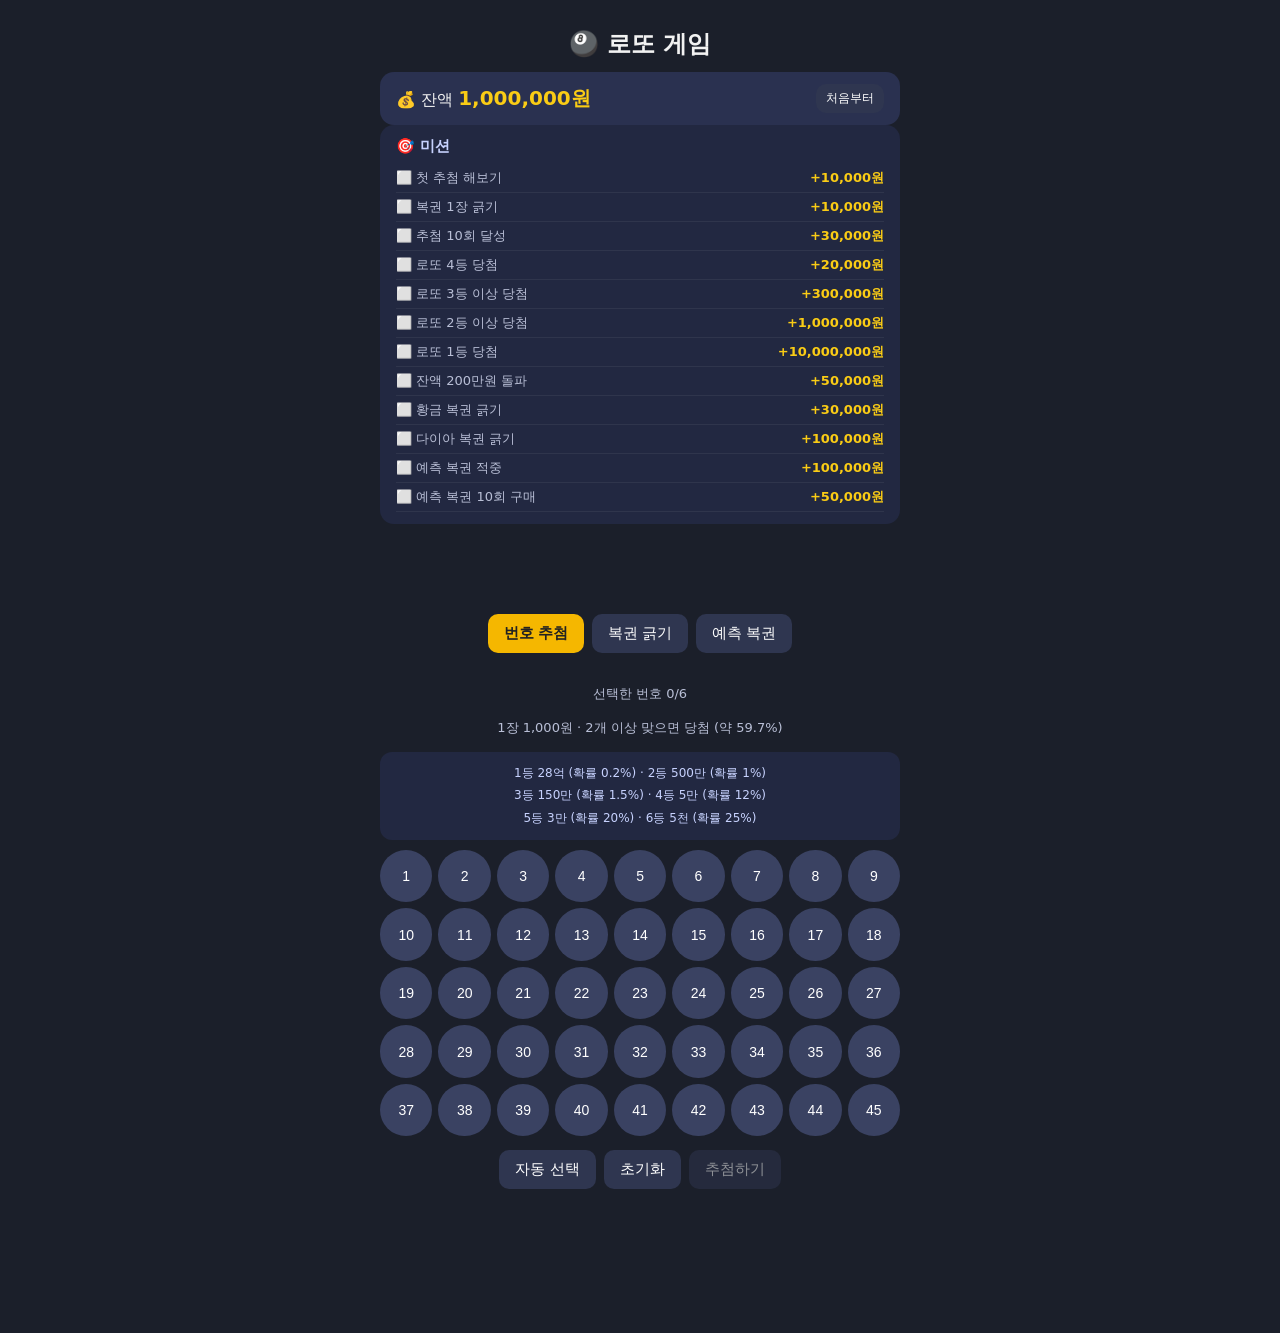
<file: lotto/index.html>
<!DOCTYPE html>
<html lang="ko">
<head>
<meta charset="UTF-8">
<meta name="viewport" content="width=device-width, initial-scale=1.0">
<title>로또 게임</title>
<style>
*{box-sizing:border-box}
body{margin:0;font-family:system-ui,-apple-system,sans-serif;background:#1b1f2a;color:#f2f2f2;display:flex;flex-direction:column;align-items:center;min-height:100vh;padding:20px}
body.shake{animation:shake .45s}
@keyframes shake{0%,100%{transform:translateX(0)}20%{transform:translateX(-8px)}40%{transform:translateX(8px)}60%{transform:translateX(-6px)}80%{transform:translateX(6px)}}
h1{margin:8px 0 12px;font-size:24px}
.wallet{display:flex;align-items:center;gap:12px;background:#2a3150;border-radius:14px;padding:12px 16px;width:100%;max-width:520px;justify-content:space-between}
.wallet strong{font-size:20px;color:#facc15}
.tabs{display:flex;gap:8px;margin:18px 0;flex-wrap:wrap;justify-content:center}
.tabs button,.btn{background:#2f3650;color:#fff;border:0;border-radius:10px;padding:10px 16px;font-size:15px;cursor:pointer}
.tabs button.active,.btn.active{background:#f5b700;color:#222;font-weight:700}
.btn:disabled{opacity:.5;cursor:default}
.btn.small{padding:6px 10px;font-size:12px}
.panel{display:none;width:100%;max-width:520px;text-align:center}
.panel.active{display:block}
.missions{width:100%;max-width:520px;background:#222841;border-radius:14px;padding:12px 16px;margin-bottom:6px}
.missions h2{margin:0 0 8px;font-size:15px;color:#c7d2fe}
.mission{display:flex;justify-content:space-between;font-size:13px;padding:5px 0;border-bottom:1px solid rgba(255,255,255,.06);color:#b9bfd6}
.mission.done{color:#86efac;text-decoration:line-through;opacity:.8}
.mission span:last-child{font-weight:700;color:#facc15}
.grid{display:grid;grid-template-columns:repeat(9,1fr);gap:6px;margin-bottom:14px}
.num{aspect-ratio:1;border-radius:50%;border:0;background:#3a4262;color:#fff;font-size:14px;cursor:pointer}
.num.sel{background:#f5b700;color:#222;font-weight:700}
.row{display:flex;gap:8px;justify-content:center;flex-wrap:wrap;margin:12px 0}
.balls{display:flex;gap:10px;justify-content:center;flex-wrap:wrap;min-height:64px;margin:16px 0}
.ball{width:52px;height:52px;border-radius:50%;display:flex;align-items:center;justify-content:center;font-weight:700;font-size:18px;color:#fff;animation:pop .4s ease}
.ball.bonus{outline:3px dashed #fff;outline-offset:2px}
@keyframes pop{from{transform:scale(0) rotate(-180deg)}to{transform:scale(1) rotate(0)}}
.c1{background:#f0a500}.c2{background:#3b82f6}.c3{background:#ef4444}.c4{background:#6b7280}.c5{background:#22c55e}
.result{font-size:18px;margin-top:12px;min-height:28px;font-weight:700}
.info{color:#b9bfd6;font-size:13px;line-height:1.6}
.odds{background:#222841;border-radius:12px;padding:10px 14px;margin:10px 0;font-size:12px;color:#c7d2fe;line-height:1.9}
.scratch-wrap{position:relative;width:300px;height:140px;margin:16px auto;border-radius:12px;overflow:hidden;background:#fff;box-shadow:0 2px 10px rgba(0,0,0,.3)}
.reveal{position:absolute;inset:0;display:flex;align-items:center;justify-content:center;color:#222;font-size:30px;font-weight:800}
canvas.scratch{position:absolute;inset:0;width:100%;height:100%;touch-action:none;cursor:pointer}
.msg{min-height:28px;font-size:18px;font-weight:700;margin:10px 0}
.toast{min-height:22px;color:#facc15;font-size:14px;font-weight:700;margin:6px 0}
.bankrupt{color:#fca5a5;font-size:14px;min-height:20px;margin:6px 0}
.sub{font-size:13px;color:#c7d2fe;margin:14px 0 6px}
#fx{position:fixed;inset:0;width:100%;height:100%;pointer-events:none;z-index:50}
</style>
</head>
<body>
<canvas id="fx"></canvas>
<h1>🎱 로또 게임</h1>

<div class="wallet">
  <div>💰 잔액 <strong id="money"></strong></div>
  <button class="btn small" id="resetAll">처음부터</button>
</div>

<div class="missions">
  <h2>🎯 미션</h2>
  <div id="missionList"></div>
</div>
<div class="toast" id="toast"></div>
<div class="bankrupt" id="bankrupt"></div>

<div class="tabs">
  <button data-tab="pick" class="active">번호 추첨</button>
  <button data-tab="scratchPanel">복권 긁기</button>
  <button data-tab="predictPanel">예측 복권</button>
</div>

<div id="pick" class="panel active">
  <p class="info" id="pickInfo"></p>
  <p class="info">1장 1,000원 · 2개 이상 맞으면 당첨 (약 59.7%)</p>
  <div class="odds">
    1등 28억 (확률 0.2%) · 2등 500만 (확률 1%)<br>
    3등 150만 (확률 1.5%) · 4등 5만 (확률 12%)<br>
    5등 3만 (확률 20%) · 6등 5천 (확률 25%)
  </div>
  <div class="grid" id="grid"></div>
  <div class="row">
    <button class="btn" id="autoBtn">자동 선택</button>
    <button class="btn" id="resetBtn">초기화</button>
    <button class="btn" id="drawBtn" disabled>추첨하기</button>
  </div>
  <div class="balls" id="balls"></div>
  <div class="result" id="result"></div>
</div>

<div id="scratchPanel" class="panel">
  <p class="info">첫 복권(행운 복권)은 무료예요. 종류를 고른 뒤 다음 복권을 구매하세요.</p>
  <div class="row" id="typeRow"></div>
  <p class="info" id="oddsInfo"></p>
  <div class="scratch-wrap">
    <div class="reveal" id="revealText"></div>
    <canvas class="scratch" id="scratchCanvas" width="600" height="280"></canvas>
  </div>
  <div class="msg" id="scratchMsg"></div>
  <button class="btn" id="newTicket"></button>
</div>

<div id="predictPanel" class="panel">
  <p class="info">가상의 경기 결과로 진행되는 예측 게임이에요. 대회를 고르고 우승팀을 맞혀보세요.<br>1장 3,000원</p>
  <div class="sub">① 대회 선택</div>
  <div class="row" id="eventRow"></div>
  <div class="sub">② 우승팀 선택 (10팀 중 1팀)</div>
  <div class="row" id="teamRow"></div>
  <p class="info" id="predInfo"></p>
  <button class="btn" id="predBuy" disabled>예측 복권 구매 (3,000원)</button>
  <div class="msg" id="predMsg"></div>
</div>

<script>
const $ = s => document.querySelector(s);
const sleep = ms => new Promise(r => setTimeout(r, ms));
const won = n => n.toLocaleString('ko-KR') + '원';
function shuffle(arr){
  for(let i = arr.length - 1; i > 0; i--){
    const j = Math.floor(Math.random() * (i + 1));
    [arr[i], arr[j]] = [arr[j], arr[i]];
  }
  return arr;
}
const pickOne = arr => arr[Math.floor(Math.random() * arr.length)];

/* 효과: 사운드, 흔들림, 컨페티 */
let actx = null;
function beep(freq = 660, dur = 0.15, type = 'square'){
  try{
    actx = actx || new (window.AudioContext || window.webkitAudioContext)();
    const o = actx.createOscillator();
    const g = actx.createGain();
    o.type = type;
    o.frequency.value = freq;
    g.gain.value = 0.05;
    o.connect(g);
    g.connect(actx.destination);
    o.start();
    g.gain.exponentialRampToValueAtTime(0.0001, actx.currentTime + dur);
    o.stop(actx.currentTime + dur);
  }catch(e){}
}
function shakeScreen(){
  document.body.classList.remove('shake');
  void document.body.offsetWidth;
  document.body.classList.add('shake');
}
function confetti(power){
  const c = $('#fx');
  c.width = innerWidth;
  c.height = innerHeight;
  const g = c.getContext('2d');
  const ps = Array.from({length: power}, () => ({
    x: innerWidth / 2,
    y: innerHeight / 2,
    vx: (Math.random() - 0.5) * 18,
    vy: -Math.random() * 18 - 4,
    s: Math.random() * 8 + 4,
    col: `hsl(${Math.random() * 360},90%,60%)`,
    life: 120
  }));
  function step(){
    g.clearRect(0, 0, c.width, c.height);
    let alive = false;
    for(const p of ps){
      if(p.life <= 0) continue;
      alive = true;
      p.vy += 0.4;
      p.x += p.vx;
      p.y += p.vy;
      p.life--;
      g.globalAlpha = Math.max(p.life / 120, 0);
      g.fillStyle = p.col;
      g.fillRect(p.x, p.y, p.s, p.s);
    }
    g.globalAlpha = 1;
    if(alive) requestAnimationFrame(step);
    else g.clearRect(0, 0, c.width, c.height);
  }
  step();
}
function celebrate(prize){
  if(prize >= 1000000){
    confetti(180);
    shakeScreen();
    [523, 659, 784, 1046].forEach((f, i) => setTimeout(() => beep(f, 0.2, 'triangle'), i * 140));
  } else if(prize > 0){
    confetti(70);
    beep(880, 0.2, 'triangle');
  } else {
    beep(180, 0.25, 'sawtooth');
  }
}

const START = 1000000;
const COST = 1000;
/* 로또 등수별 상금 (2개 이상 일치 시 당첨) */
const LOTTO_PRIZE = {1: 2800000000, 2: 5000000, 3: 1500000, 4: 50000, 5: 30000, 6: 5000};
/* 등수별 확률 (가중치 합 10000 = 100%). 0은 꽝 */
const LOTTO_ODDS = [
  {r: 1, w: 20}, {r: 2, w: 100}, {r: 3, w: 150},
  {r: 4, w: 1200}, {r: 5, w: 2000}, {r: 6, w: 2500}, {r: 0, w: 4030}
];
/* 등수별 일치 개수 */
const MATCH_OF = {1: 6, 2: 5, 3: 5, 4: 4, 5: 3, 6: 2, 0: 0};

/* 가중치 합 10000 기준. 0원 가중치 이외가 당첨 */
const TICKETS = [
  {id: 'basic', name: '행운 복권', cost: 1000, color: '#b8bcc6', text: '#6b6f7a', prizes: [
    {v: 0, w: 8045}, {v: 1000, w: 1200}, {v: 5000, w: 600}, {v: 50000, w: 150}, {v: 1000000, w: 5}
  ]},
  {id: 'gold', name: '황금 복권', cost: 5000, color: '#d4af37', text: '#5c4a10', prizes: [
    {v: 0, w: 8046}, {v: 5000, w: 1300}, {v: 20000, w: 500}, {v: 100000, w: 150}, {v: 5000000, w: 4}
  ]},
  {id: 'diamond', name: '다이아 복권', cost: 10000, color: '#9bd7f5', text: '#1e4a63', prizes: [
    {v: 0, w: 8468}, {v: 10000, w: 1200}, {v: 50000, w: 300}, {v: 300000, w: 30}, {v: 10000000, w: 2}
  ]}
];
const ticketById = id => TICKETS.find(t => t.id === id);
const LOSE_LINES = ['다음엔 될 거예요!', '아깝다… 한 번 더!', '행운이 곧 올 거예요', '꽝도 복권의 맛!'];

/* 예측 복권: 대회별 상금. 10팀 중 우승팀을 맞히면 당첨 (가상 결과) */
const EVENTS = [
  {id: 'olympic', name: '올림픽', icon: '🏅', prize: 500000},
  {id: 'asiad', name: '아시안게임', icon: '🌏', prize: 300000},
  {id: 'baseball', name: '야구', icon: '⚾', prize: 250000},
  {id: 'worldcup', name: '월드컵', icon: '⚽', prize: 1000000}
];
const TEAMS = ['한국', '일본', '미국', '중국', '독일', '브라질', '프랑스', '이탈리아', '스페인', '호주'];
const PREDICT_COST = 3000;
const eventById = id => EVENTS.find(e => e.id === id);

const hit = (s, n) => s.bestRank > 0 && s.bestRank <= n;
const MISSIONS = [
  {id: 'm1', title: '첫 추첨 해보기', reward: 10000, ok: s => s.draws >= 1},
  {id: 'm2', title: '복권 1장 긁기', reward: 10000, ok: s => s.scratches >= 1},
  {id: 'm3', title: '추첨 10회 달성', reward: 30000, ok: s => s.draws >= 10},
  {id: 'm4', title: '로또 4등 당첨', reward: 20000, ok: s => hit(s, 4)},
  {id: 'm5', title: '로또 3등 이상 당첨', reward: 300000, ok: s => hit(s, 3)},
  {id: 'm6', title: '로또 2등 이상 당첨', reward: 1000000, ok: s => hit(s, 2)},
  {id: 'm7', title: '로또 1등 당첨', reward: 10000000, ok: s => hit(s, 1)},
  {id: 'm8', title: '잔액 200만원 돌파', reward: 50000, ok: s => s.maxMoney >= 2000000},
  {id: 'm9', title: '황금 복권 긁기', reward: 30000, ok: s => s.byType.gold >= 1},
  {id: 'm10', title: '다이아 복권 긁기', reward: 100000, ok: s => s.byType.diamond >= 1},
  {id: 'm11', title: '예측 복권 적중', reward: 100000, ok: s => s.predHits >= 1},
  {id: 'm12', title: '예측 복권 10회 구매', reward: 50000, ok: s => s.predPlays >= 10}
];

function newState(){
  return {money: START, maxMoney: START, draws: 0, scratches: 0, bestRank: 0,
    byType: {basic: 0, gold: 0, diamond: 0}, predPlays: 0, predHits: 0, done: {}};
}
let S = newState();

/* 탭 전환 */
document.querySelectorAll('.tabs button').forEach(b => {
  b.onclick = () => {
    document.querySelectorAll('.tabs button').forEach(x => x.classList.toggle('active', x === b));
    document.querySelectorAll('.panel').forEach(p => p.classList.toggle('active', p.id === b.dataset.tab));
  };
});

/* 공통 처리 */
function updateMax(){ S.maxMoney = Math.max(S.maxMoney, S.money); }
function checkMissions(){
  const got = [];
  for(const m of MISSIONS){
    if(!S.done[m.id] && m.ok(S)){
      S.done[m.id] = true;
      S.money += m.reward;
      got.push(m);
    }
  }
  updateMax();
  return got;
}
function afterAction(extra){
  updateMax();
  const got = checkMissions();
  const parts = [];
  if(extra) parts.push(extra);
  if(got.length){
    parts.push('🎯 미션 완료! ' + got.map(m => `${m.title} +${won(m.reward)}`).join(', '));
    confetti(90);
    beep(1046, 0.25, 'triangle');
  }
  $('#toast').textContent = parts.join('  ');
  render();
}
function renderMissions(){
  $('#missionList').innerHTML = MISSIONS.map(m => {
    const done = !!S.done[m.id];
    return `<div class="mission ${done ? 'done' : ''}"><span>${done ? '✅' : '⬜'} ${m.title}</span><span>+${won(m.reward)}</span></div>`;
  }).join('');
}

/* 번호 추첨 */
const picks = new Set();
let drawing = false;
const grid = $('#grid');
for(let n = 1; n <= 45; n++){
  const b = document.createElement('button');
  b.className = 'num';
  b.textContent = n;
  b.onclick = () => togglePick(n);
  grid.appendChild(b);
}
function refreshGrid(){
  grid.querySelectorAll('.num').forEach(b => b.classList.toggle('sel', picks.has(+b.textContent)));
}
function togglePick(n){
  if(drawing) return;
  if(picks.has(n)) picks.delete(n);
  else if(picks.size < 6) picks.add(n);
  refreshGrid();
  render();
}
$('#autoBtn').onclick = () => {
  if(drawing) return;
  picks.clear();
  shuffle(Array.from({length: 45}, (_, i) => i + 1)).slice(0, 6).forEach(n => picks.add(n));
  refreshGrid();
  render();
};
$('#resetBtn').onclick = () => {
  if(drawing) return;
  picks.clear();
  $('#balls').innerHTML = '';
  $('#result').textContent = '';
  refreshGrid();
  render();
};
function makeBall(n, bonus){
  const d = document.createElement('div');
  d.className = `ball c${Math.ceil(n / 10)}` + (bonus ? ' bonus' : '');
  d.textContent = n;
  return d;
}
/* 등수 판정: 6개 일치=1등, 5개+보너스=2등, 5개=3등, 4개=4등, 3개=5등, 2개=6등 */
function rankOf(matched, bonusHit){
  if(matched === 6) return 1;
  if(matched === 5 && bonusHit) return 2;
  if(matched === 5) return 3;
  if(matched === 4) return 4;
  if(matched === 3) return 5;
  if(matched === 2) return 6;
  return 0;
}
/* 확률표에서 먼저 등수를 정함 */
function pickRank(){
  const total = LOTTO_ODDS.reduce((s, x) => s + x.w, 0);
  let r = Math.random() * total;
  for(const x of LOTTO_ODDS){
    if((r -= x.w) < 0) return x.r;
  }
  return 0;
}
/* 정해진 등수에 맞게 당첨 번호와 보너스 번호를 만듦 */
function buildDraw(rank){
  const P = shuffle([...picks]);
  const Q = shuffle(Array.from({length: 45}, (_, i) => i + 1).filter(n => !picks.has(n)));
  const m = MATCH_OF[rank];
  const win = P.slice(0, m).concat(Q.slice(0, 6 - m));
  let bonus;
  if(rank === 2) bonus = P[5];
  else if(rank === 1) bonus = Q[0];
  else bonus = Q[6 - m];
  return {win: shuffle(win), bonus};
}
async function draw(){
  if(picks.size !== 6 || drawing || S.money < COST) return;
  drawing = true;
  S.money -= COST;
  S.draws++;
  render();
  const balls = $('#balls');
  balls.innerHTML = '';
  $('#result').textContent = '추첨 중...';

  const {win, bonus} = buildDraw(pickRank());
  for(const n of win){
    await sleep(500);
    balls.appendChild(makeBall(n, false));
    beep(440 + n * 6, 0.08, 'sine');
  }
  await sleep(700);
  balls.appendChild(makeBall(bonus, true));

  const matched = win.filter(n => picks.has(n)).length;
  const r = rankOf(matched, picks.has(bonus));
  const prize = LOTTO_PRIZE[r] || 0;
  S.money += prize;
  if(r && (!S.bestRank || r < S.bestRank)) S.bestRank = r;

  const label = r ? `${r}등 당첨! 일치 ${matched}개${r === 2 ? ' + 보너스' : ''}` : `꽝… 일치 ${matched}개`;
  $('#result').textContent = label + (prize ? `  +${won(prize)}` : '');
  celebrate(prize);
  drawing = false;
  afterAction();
}
$('#drawBtn').onclick = draw;

/* 복권 긁기 */
const cv = $('#scratchCanvas');
const ctx = cv.getContext('2d');
let scratching = false;
let pending = true;
let card = ticketById('basic');
let cardPrize = 0;
let selType = 'basic';

function pickPrize(t){
  const total = t.prizes.reduce((s, x) => s + x.w, 0);
  let r = Math.random() * total;
  for(const x of t.prizes){
    if((r -= x.w) < 0) return x.v;
  }
  return 0;
}
function resetScratch(t){
  card = t;
  cardPrize = pickPrize(t);
  pending = true;
  /* 덮개 밑에 결과를 미리 깔아두고, 다 긁으면 드러나게 함 */
  $('#revealText').textContent = cardPrize ? won(cardPrize) : '꽝';
  $('#revealText').style.color = cardPrize ? '#b45309' : '#6b6f7a';
  ctx.globalCompositeOperation = 'source-over';
  ctx.fillStyle = t.color;
  ctx.fillRect(0, 0, cv.width, cv.height);
  ctx.fillStyle = t.text;
  ctx.font = 'bold 40px sans-serif';
  ctx.textAlign = 'center';
  ctx.textBaseline = 'middle';
  ctx.fillText(`${t.name} 긁기`, cv.width / 2, cv.height / 2);
  cv.style.display = 'block';
  $('#scratchMsg').textContent = '';
}
function pos(e){
  const r = cv.getBoundingClientRect();
  return {
    x: (e.clientX - r.left) * cv.width / r.width,
    y: (e.clientY - r.top) * cv.height / r.height
  };
}
function scratchAt(e){
  if(!pending) return;
  const p = pos(e);
  ctx.globalCompositeOperation = 'destination-out';
  ctx.beginPath();
  ctx.arc(p.x, p.y, 30, 0, Math.PI * 2);
  ctx.fill();
}
function checkScratch(){
  if(!pending) return;
  const d = ctx.getImageData(0, 0, cv.width, cv.height).data;
  let clear = 0, total = 0;
  for(let i = 3; i < d.length; i += 16){
    total++;
    if(d[i] === 0) clear++;
  }
  if(clear / total > 0.4){
    pending = false;
    cv.style.display = 'none';
    S.money += cardPrize;
    S.scratches++;
    S.byType[card.id]++;
    $('#scratchMsg').textContent = cardPrize
      ? `🎉 ${card.name} ${won(cardPrize)} 당첨!`
      : pickOne(LOSE_LINES);
    celebrate(cardPrize);
    afterAction();
  }
}
cv.addEventListener('pointerdown', e => {
  scratching = true;
  cv.setPointerCapture(e.pointerId);
  scratchAt(e);
});
cv.addEventListener('pointermove', e => { if(scratching) scratchAt(e); });
cv.addEventListener('pointerup', () => { scratching = false; checkScratch(); });
cv.addEventListener('pointercancel', () => { scratching = false; checkScratch(); });
$('#newTicket').onclick = () => {
  const t = ticketById(selType);
  if(pending || S.money < t.cost) return;
  S.money -= t.cost;
  resetScratch(t);
  afterAction();
};
function renderTypes(){
  const row = $('#typeRow');
  if(!row.children.length){
    TICKETS.forEach(t => {
      const b = document.createElement('button');
      b.className = 'btn type-btn';
      b.dataset.id = t.id;
      b.onclick = () => {
        if(pending) return;
        selType = t.id;
        render();
      };
      row.appendChild(b);
    });
  }
  row.querySelectorAll('.type-btn').forEach(b => {
    const t = ticketById(b.dataset.id);
    b.textContent = `${t.name} ${won(t.cost)}`;
    b.classList.toggle('active', b.dataset.id === selType);
    b.disabled = pending;
  });
}

/* 예측 복권 */
let predEvent = null;
let predPick = null;
let predBusy = false;
function renderPredict(){
  const eRow = $('#eventRow');
  if(!eRow.children.length){
    EVENTS.forEach(ev => {
      const b = document.createElement('button');
      b.className = 'btn';
      b.dataset.id = ev.id;
      b.textContent = `${ev.icon} ${ev.name}`;
      b.onclick = () => {
        if(predBusy) return;
        predEvent = ev.id;
        render();
      };
      eRow.appendChild(b);
    });
    const tRow = $('#teamRow');
    TEAMS.forEach((name, i) => {
      const b = document.createElement('button');
      b.className = 'btn';
      b.dataset.i = i;
      b.textContent = name;
      b.onclick = () => {
        if(predBusy) return;
        predPick = i;
        render();
      };
      tRow.appendChild(b);
    });
  }
  eRow.querySelectorAll('button').forEach(b => {
    b.classList.toggle('active', b.dataset.id === predEvent);
    b.disabled = predBusy;
  });
  $('#teamRow').querySelectorAll('button').forEach(b => {
    b.classList.toggle('active', +b.dataset.i === predPick);
    b.disabled = predBusy;
  });
  const ev = eventById(predEvent);
  $('#predInfo').textContent = ev
    ? `${ev.name} 우승팀 맞히기 · 적중 시 ${won(ev.prize)} · 적중 확률 10%`
    : '대회를 골라주세요';
  $('#predBuy').disabled = !ev || predPick === null || predBusy || S.money < PREDICT_COST;
}
$('#predBuy').onclick = async () => {
  const ev = eventById(predEvent);
  if(!ev || predPick === null || predBusy || S.money < PREDICT_COST) return;
  predBusy = true;
  S.money -= PREDICT_COST;
  S.predPlays++;
  $('#predMsg').textContent = '🏆 결과 집계 중...';
  render();
  await sleep(1500);
  const winner = Math.floor(Math.random() * TEAMS.length);
  const hitIt = winner === predPick;
  const prize = hitIt ? ev.prize : 0;
  S.money += prize;
  if(hitIt) S.predHits++;
  $('#predMsg').textContent = hitIt
    ? `🎉 적중! ${ev.name} 우승은 ${TEAMS[winner]} · +${won(prize)}`
    : `아쉽지만 빗나갔어요. ${ev.name} 우승은 ${TEAMS[winner]}`;
  celebrate(prize);
  predBusy = false;
  afterAction();
};

/* 화면 갱신 */
function render(){
  $('#money').textContent = won(S.money);
  renderMissions();
  const broke = S.money < COST;
  $('#bankrupt').textContent = broke ? '💸 잔액이 부족해요. 처음부터 버튼으로 다시 시작하세요.' : '';
  const list = [...picks].sort((a, b) => a - b).join(', ');
  $('#pickInfo').textContent = `선택한 번호 ${picks.size}/6  ${list}`;
  $('#drawBtn').disabled = picks.size !== 6 || drawing || broke;
  renderTypes();
  const t = ticketById(selType);
  const winPct = ((10000 - t.prizes[0].w) / 100).toFixed(1);
  $('#oddsInfo').textContent = `${t.name} 당첨 확률 약 ${winPct}% · 최고 ${won(Math.max(...t.prizes.map(p => p.v)))}`;
  $('#newTicket').textContent = `${t.name} 구매 (${won(t.cost)})`;
  $('#newTicket').disabled = pending || S.money < t.cost;
  renderPredict();
}

/* 처음부터 */
$('#resetAll').onclick = () => {
  if(drawing || predBusy) return;
  S = newState();
  picks.clear();
  refreshGrid();
  $('#balls').innerHTML = '';
  $('#result').textContent = '';
  $('#toast').textContent = '';
  $('#predMsg').textContent = '';
  predEvent = null;
  predPick = null;
  selType = 'basic';
  resetScratch(ticketById('basic'));
  render();
};

/* 초기화 */
resetScratch(ticketById('basic'));
render();
</script>
</body>
</html>
</file>
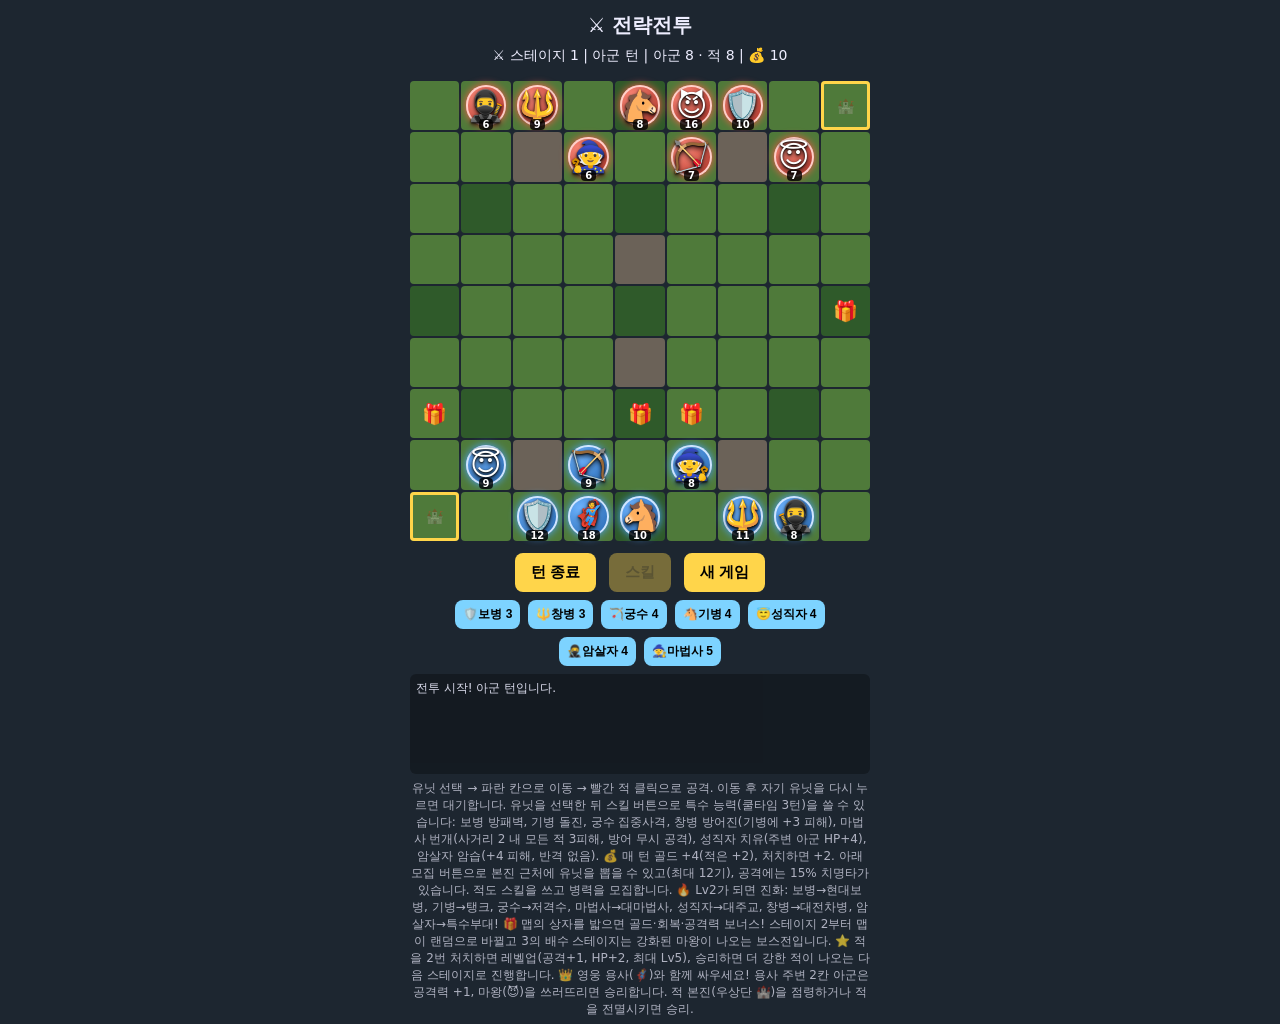
<file: minitactics/index.html>
<!DOCTYPE html>
<html lang="ko">
<head>
<meta charset="UTF-8">
<meta name="viewport" content="width=device-width, initial-scale=1, viewport-fit=cover">
<title>전략전투</title>
<style>
:root{box-sizing:border-box;padding-top:env(safe-area-inset-top,0px);padding-bottom:env(safe-area-inset-bottom,0px)}
*{box-sizing:border-box}
body{margin:0;font-family:system-ui,-apple-system,"Malgun Gothic",sans-serif;background:#1d2630;color:#eef;min-height:100vh;display:flex;flex-direction:column;align-items:center}
h1{font-size:20px;margin:12px 0 4px}
#info{font-size:14px;min-height:22px;margin:4px;text-align:center}
#board{display:grid;grid-template-columns:repeat(9,1fr);gap:2px;width:min(92vw,460px);margin:8px}
.cell{aspect-ratio:1;background:#4f7a3a;border-radius:4px;position:relative;display:flex;align-items:center;justify-content:center;cursor:pointer}
.forest{background:#2f5a2a}
.mountain{background:#6b6258}
.hq{box-shadow:inset 0 0 0 3px #ffd54a}
.move{background:#4a86c8 !important}
.attack{background:#c9504b !important}
.sel{outline:3px solid #ffd54a;outline-offset:-3px}
.hqicon{position:absolute;opacity:.35;font-size:14px}
.unit{position:relative;width:82%;height:82%;border-radius:50%;display:flex;flex-direction:column;align-items:center;justify-content:center;font-weight:bold;font-size:clamp(18px,6vw,30px);color:#fff;text-shadow:0 1px 2px #000}
.unit.p{background:radial-gradient(circle at 30% 30%,#6db3ff,#1f5fa8);box-shadow:0 0 8px #4aa3ff,inset 0 0 0 2px #cfe6ff}
.ic{line-height:1;filter:drop-shadow(0 2px 2px #000a)}
.unit.e .ic{display:inline-block;transform:scaleX(-1)}
.st{position:absolute;top:-5px;right:-3px;font-size:10px}
.sel .unit{animation:bob .6s infinite alternate}
@keyframes bob{to{transform:translateY(-3px)}}
.unit.e{background:radial-gradient(circle at 30% 30%,#ff8a7a,#a52a1f);box-shadow:0 0 8px #ff5a4a,inset 0 0 0 2px #ffd0c9}
.unit.done{opacity:.45}
.hp{position:absolute;bottom:-4px;font-size:10px;background:#000c;padding:0 4px;border-radius:4px}
button{padding:10px 16px;margin:4px;border:0;border-radius:8px;background:#ffd54a;font-weight:bold;cursor:pointer;font-size:15px}
button:disabled{opacity:.4;cursor:default}
.sb{font-size:12px;padding:6px 8px;background:#7dd3ff}
.lv{position:absolute;top:-4px;left:-2px;font-size:10px;color:#ffd54a;text-shadow:0 1px 2px #000;font-weight:bold}
#shop{width:min(92vw,460px);text-align:center}
.pop{position:fixed;font-weight:900;font-size:20px;text-shadow:0 2px 3px #000;pointer-events:none;z-index:9;transform:translateX(-50%);animation:rise .9s forwards}
@keyframes rise{to{transform:translate(-50%,-36px);opacity:0}}
.shake{animation:shk .25s}
@keyframes shk{25%{transform:translateX(-4px)}50%{transform:translateX(4px)}75%{transform:translateX(-2px)}}
#log{font-size:12px;opacity:.9;width:min(92vw,460px);height:100px;overflow-y:auto;background:#0005;padding:6px;border-radius:6px;margin-top:4px}
#help{font-size:12px;opacity:.7;margin:6px;text-align:center;max-width:460px}
</style>
</head>
<body>
<h1>⚔️ 전략전투</h1>
<div id="info"></div>
<div id="board"></div>
<div>
  <button id="endBtn">턴 종료</button>
  <button id="skillBtn">스킬</button>
  <button id="resetBtn">새 게임</button>
</div>
<div id="shop"></div>
<div id="log"></div>
<div id="help">유닛 선택 → 파란 칸으로 이동 → 빨간 적 클릭으로 공격. 이동 후 자기 유닛을 다시 누르면 대기합니다. 유닛을 선택한 뒤 스킬 버튼으로 특수 능력(쿨타임 3턴)을 쓸 수 있습니다: 보병 방패벽, 기병 돌진, 궁수 집중사격, 창병 방어진(기병에 +3 피해), 마법사 번개(사거리 2 내 모든 적 3피해, 방어 무시 공격), 성직자 치유(주변 아군 HP+4), 암살자 암습(+4 피해, 반격 없음). 💰 매 턴 골드 +4(적은 +2), 처치하면 +2. 아래 모집 버튼으로 본진 근처에 유닛을 뽑을 수 있고(최대 12기), 공격에는 15% 치명타가 있습니다. 적도 스킬을 쓰고 병력을 모집합니다. 🔥 Lv2가 되면 진화: 보병→현대보병, 기병→탱크, 궁수→저격수, 마법사→대마법사, 성직자→대주교, 창병→대전차병, 암살자→특수부대! 🎁 맵의 상자를 밟으면 골드·회복·공격력 보너스! 스테이지 2부터 맵이 랜덤으로 바뀔고 3의 배수 스테이지는 강화된 마왕이 나오는 보스전입니다. ⭐ 적을 2번 처치하면 레벨업(공격+1, HP+2, 최대 Lv5), 승리하면 더 강한 적이 나오는 다음 스테이지로 진행합니다. 👑 영웅 용사(🦸)와 함께 싸우세요! 용사 주변 2칸 아군은 공격력 +1, 마왕(😈)을 쓰러뜨리면 승리합니다. 적 본진(우상단 🏰)을 점령하거나 적을 전멸시키면 승리.</div>

<script>
const $ = s => document.querySelector(s);
const N = 9;
// f = 숲(방어+1, 이동비용 2), m = 산(통행 불가), . = 평지
let MAP = [
  "....f....",
  "..m...m..",
  ".f..f..f.",
  "....m....",
  "f...f...f",
  "....m....",
  ".f..f..f.",
  "..m...m..",
  "....f...."
];
const PLAYER_HQ = {x:0, y:8};
const ENEMY_HQ  = {x:8, y:0};
const TYPES = {
  보병: {hp:10, mov:3, atk:4, def:2, rng:1},
  기병: {hp:8,  mov:5, atk:5, def:1, rng:1},
  궁수: {hp:7,  mov:3, atk:4, def:1, rng:2},
  창병: {hp:9,  mov:3, atk:4, def:2, rng:1},
  마법사: {hp:6, mov:3, atk:6, def:0, rng:2},
  성직자: {hp:7, mov:3, atk:2, def:1, rng:1},
  암살자: {hp:6, mov:5, atk:6, def:0, rng:1},
  용사: {hp:16, mov:4, atk:6, def:3, rng:1, hero:true},
  현대보병: {hp:12, mov:4, atk:6, def:3, rng:2},
  탱크: {hp:16, mov:5, atk:8, def:4, rng:2},
  저격수: {hp:8, mov:3, atk:6, def:1, rng:3},
  대마법사: {hp:9, mov:3, atk:8, def:0, rng:3},
  대주교: {hp:10, mov:3, atk:3, def:2, rng:1},
  대전차병: {hp:11, mov:4, atk:6, def:3, rng:1},
  특수부대: {hp:9, mov:6, atk:8, def:1, rng:1},
  마왕: {hp:16, mov:4, atk:6, def:3, rng:1, hero:true}
};
const ICON = {보병:'🛡️', 기병:'🐴', 궁수:'🏹', 창병:'🔱', 마법사:'🧙', 성직자:'😇', 암살자:'🥷', 용사:'🦸', 마왕:'😈', 현대보병:'🪖', 탱크:'<svg viewBox="0 0 32 24" width="1em" height="0.75em"><rect x="3" y="15" width="26" height="7" rx="3.5" fill="#3a3a3a"/><rect x="6" y="10" width="20" height="7" rx="2" fill="#6b8e4e"/><rect x="11" y="5" width="11" height="6" rx="2" fill="#7fa55c"/><rect x="21" y="6.5" width="10" height="2.5" fill="#4b4b4b"/></svg>', 저격수:'🔫', 대마법사:'🔮', 대주교:'👼', 대전차병:'🚀', 특수부대:'🕵️'};
const SKILLS = {
  보병: {name:'방패벽'},
  기병: {name:'돌진'},
  궁수: {name:'집중사격'},
  창병: {name:'방어진'},
  마법사: {name:'번개'},
  성직자: {name:'치유'},
  암살자: {name:'암습'},
  용사: {name:'영웅의 일격'},
  마왕: {name:'암흑 폭발'},
  현대보병: {name:'제압사격'},
  탱크: {name:'주포 일제사격'},
  저격수: {name:'저격'},
  대마법사: {name:'대번개'},
  대주교: {name:'대치유'},
  대전차병: {name:'방어진'},
  특수부대: {name:'기습'}
};
const DIRS = [[1,0],[-1,0],[0,1],[0,-1]];
const EVO = {보병:'현대보병', 기병:'탱크', 궁수:'저격수', 마법사:'대마법사', 성직자:'대주교', 창병:'대전차병', 암살자:'특수부대'};
const COST = {보병:3, 창병:3, 궁수:4, 기병:4, 성직자:4, 암살자:4, 마법사:5};
const DEF = MAP.slice();
const EDGE = {0:"....f....", 1:"..m...m..", 7:"..m...m..", 8:"....f...."};
function genMap(){
  const m = [];
  for(let y=0; y<N; y++){
    if(EDGE[y]){ m.push(EDGE[y]); continue; }
    let s = '', mt = 0;
    for(let x=0; x<N; x++){
      const r = Math.random();
      if(r < 0.15 && mt < 3){ s += 'm'; mt++; }
      else if(r < 0.38) s += 'f';
      else s += '.';
    }
    m.push(s);
  }
  return m;
}
function grab(u){
  const i = chests.findIndex(c => c.x===u.x && c.y===u.y);
  if(i < 0) return;
  const c = chests.splice(i,1)[0];
  let msg;
  if(c.t===0){ gold[u.side] += 5; msg = '+5💰'; }
  else if(c.t===1){ u.hp = Math.min(u.maxhp, u.hp+5); msg = 'HP+5'; }
  else { u.atk++; msg = '공격+1'; }
  beep(700,.15,'triangle');
  setTimeout(() => pop(u.x, u.y, '🎁' + msg, '#ffd54a'), 100);
  log('🎁 ' + who(u) + ' ' + u.type + ' 보물상자: ' + msg);
}
let AC;
function beep(f,d,type){
  try{
    AC = AC || new (window.AudioContext||window.webkitAudioContext)();
    const o = AC.createOscillator(), g = AC.createGain();
    o.type = type||'square'; o.frequency.value = f; g.gain.value = .06;
    o.connect(g); g.connect(AC.destination); o.start();
    g.gain.exponentialRampToValueAtTime(.001, AC.currentTime+d); o.stop(AC.currentTime+d);
  }catch(e){}
}
function pop(x,y,text,color){
  const cell = $('#board').children[y*N+x];
  if(!cell) return;
  const r = cell.getBoundingClientRect();
  const e = document.createElement('div');
  e.className = 'pop'; e.textContent = text; e.style.color = color||'#fff';
  e.style.left = (r.left + r.width/2) + 'px'; e.style.top = r.top + 'px';
  document.body.appendChild(e);
  setTimeout(() => e.remove(), 900);
}
function shake(){ const b = $('#board'); b.classList.remove('shake'); void b.offsetWidth; b.classList.add('shake'); }

let units, turn, sel, over, gold, stage = 1, chests = [];

function mk(type, side, x, y){
  const t = TYPES[type];
  return {type, side, x, y, hp:t.hp + (side==='p'?2:0), maxhp:t.hp + (side==='p'?2:0), hero:!!t.hero, lv:1, xp:0, atk:t.atk, def:t.def, mov:t.mov, rng:t.rng, acted:false, phase:null, moves:null, skillCd:0, charge:false, focus:false, guard:false};
}

function init(){
  units = [
    mk('기병','p',4,8), mk('보병','p',2,8), mk('창병','p',6,8), mk('궁수','p',3,7), mk('마법사','p',5,7), mk('성직자','p',1,7), mk('암살자','p',7,8),
    mk('기병','e',4,0), mk('보병','e',6,0), mk('창병','e',2,0), mk('궁수','e',5,1), mk('마법사','e',3,1), mk('성직자','e',7,1), mk('암살자','e',1,0), mk('용사','p',3,8), mk('마왕','e',5,0)
  ];
  turn = 'p'; sel = null; over = null; gold = {p:10, e:4 + (stage-1)*2};
  MAP = stage===1 ? DEF.slice() : genMap();
  chests = [];
  while(chests.length < 4){
    const cx = Math.floor(Math.random()*N), cy = 2 + Math.floor(Math.random()*5);
    if(MAP[cy][cx]==='m' || chests.some(c => c.x===cx && c.y===cy)) continue;
    chests.push({x:cx, y:cy, t:Math.floor(Math.random()*3)});
  }
  const ex = [['보병',3,0],['창병',7,0],['궁수',0,0]];
  for(let i=0; i<Math.min(stage-1,3); i++) units.push(mk(ex[i][0],'e',ex[i][1],ex[i][2]));
  units.filter(u => u.side==='e').forEach(u => { u.atk += Math.floor((stage-1)/2); u.maxhp += (stage-1)*2; u.hp = u.maxhp; });
  if(stage % 3 === 0){ const b = units.find(u => u.type==='마왕'); b.maxhp += 12; b.hp = b.maxhp; b.atk += 2; b.def += 1; }
  $('#log').innerHTML = '';
  log('전투 시작! 아군 턴입니다.');
  if(stage % 3 === 0) log('👹 보스 스테이지! 마왕이 강화되었습니다.');
  render();
}

function cost(x,y){ const c = MAP[y][x]; return c==='m' ? Infinity : c==='f' ? 2 : 1; }
function tdef(x,y){ return MAP[y][x]==='f' ? 1 : 0; }
function at(x,y){ return units.find(u => u.x===x && u.y===y); }
function dist(a,b){ return Math.abs(a.x-b.x) + Math.abs(a.y-b.y); }
function canHit(a,d){ const dd = dist(a,d); return dd>=1 && dd<=a.rng; }
function dmg(a,d){
  const bonus = ((a.type==='창병' || a.type==='대전차병') && (d.type==='기병' || d.type==='탱크')) ? 3 : 0;
  const armor = (a.type==='마법사' || a.type==='대마법사') ? 0 : (d.def + (d.guard?3:0) + tdef(d.x,d.y));
  return Math.max(1, a.atk + (a.charge?4:0) + (aura(a)?1:0) + bonus - armor);
}
function who(u){ return u.side==='p' ? '아군' : '적'; }

// 이동 가능한 칸 (비용 기준, 적 통과 불가, 아군 통과 가능, 점유된 칸에는 정지 불가)
function reach(u){
  const best = {}; const k = (x,y) => x+','+y;
  best[k(u.x,u.y)] = 0;
  const q = [[u.x,u.y]];
  while(q.length){
    const [x,y] = q.shift();
    const cur = best[k(x,y)];
    for(const [dx,dy] of DIRS){
      const nx = x+dx, ny = y+dy;
      if(nx<0||ny<0||nx>=N||ny>=N) continue;
      const c = cost(nx,ny);
      if(c===Infinity) continue;
      const ob = at(nx,ny);
      if(ob && ob!==u && ob.side!==u.side) continue;
      const nd = cur + c;
      if(nd > u.mov) continue;
      const kk = k(nx,ny);
      if(best[kk]===undefined || nd < best[kk]){
        best[kk] = nd;
        q.push([nx,ny]);
      }
    }
  }
  const res = [];
  for(const kk in best){
    const [x,y] = kk.split(',').map(Number);
    const ob = at(x,y);
    if(!ob || ob===u) res.push({x,y});
  }
  return res;
}

function attack(a,d){
  let dd = dmg(a,d);
  const crit = Math.random() < 0.15;
  if(crit) dd = Math.ceil(dd*1.5);
  pop(d.x, d.y, (crit ? '치명타 ' : '') + '-' + dd, crit ? '#ffd54a' : '#ff6b5a');
  beep(crit ? 220 : 160, .12, 'sawtooth');
  shake();
  d.hp -= dd;
  log(`${who(a)} ${a.type} → ${who(d)} ${d.type}: ${dd} 피해`);
  if(d.hp > 0 && canHit(d,a) && !a.focus){
    const cd = dmg(d,a);
    a.hp -= cd; pop(a.x, a.y, '-' + cd, '#ffb36b');
    log(`  └ 반격 ${cd} 피해`);
  }
  a.charge = false; a.focus = false;
  if(d.hp <= 0){ gold[a.side] += 2; pop(d.x, d.y, '+2💰', '#ffd54a'); if(a.hp > 0) levelUp(a); }
  if(a.hp <= 0){ gold[d.side] += 2; }
  units = units.filter(u => u.hp > 0);
  checkWin();
}

function checkWin(){
  if(over) return true;
  if(!units.some(u => u.type==='마왕')) { over = 'p'; log('👑 마왕을 쓰러뜨렸습니다! 승리!'); }
  
  else if(!units.some(u => u.side==='e')) { over = 'p'; log('🎉 적을 전멸시켰습니다! 승리!'); }
  else if(!units.some(u => u.side==='p')) { over = 'e'; log('💀 아군이 전멸했습니다... 패배'); }
  return !!over;
}

function finish(u){
  u.charge = false; u.focus = false;
  u.acted = true; u.phase = null; u.moves = null;
  sel = null;
  render();
}

function onCell(x,y){
  if(over || turn!=='p') return;
  const t = at(x,y);

  if(!sel){
    if(t && t.side==='p' && !t.acted){
      sel = t; t.phase = 'pick'; t.moves = reach(t);
    }
    render(); return;
  }

  if(sel.phase === 'pick'){
    if(t === sel){ finish(sel); return; }                       // 제자리 대기
    if(t && t.side==='p' && !t.acted){                          // 다른 아군 선택
      sel.phase = null; sel.moves = null;
      sel = t; t.phase = 'pick'; t.moves = reach(t);
      render(); return;
    }
    if(sel.moves && sel.moves.some(m => m.x===x && m.y===y)){  // 이동
      sel.x = x; sel.y = y; beep(380,.05,'triangle'); grab(sel);
      if(x===ENEMY_HQ.x && y===ENEMY_HQ.y){
        over = 'p'; log('🏰 적 본진을 점령했습니다! 승리!');
        render(); return;
      }
      sel.phase = 'act'; sel.moves = null;
      if(!units.some(e => e.side==='e' && canHit(sel,e))){
        log('공격할 적이 사거리에 없습니다. 자신을 눌러 대기하세요.');
      }
      render(); return;
    }
    sel.phase = null; sel.moves = null; sel = null;            // 취소
    render(); return;
  }

  if(sel.phase === 'act'){
    if(t === sel){ finish(sel); return; }
    if(t && t.side==='e' && canHit(sel,t)){
      const a = sel;
      attack(a,t);
      a.acted = true; a.phase = null; a.moves = null;
      sel = null;
      render(); return;
    }
  }
}

function useSkill(u){
  if(!u || u.skillCd>0 || over || turn!=='p') return;
  if(u.type==='보병' || u.type==='창병' || u.type==='대전차병') u.guard = true;
  if(u.type==='기병') u.charge = true;
  if(u.type==='궁수') u.focus = true;
  if(u.hero){
    units.forEach(e => { if(e.side!==u.side && dist(e,u) <= 1){ e.hp -= 5; pop(e.x, e.y, '-5', '#ffd54a'); } });
    units.forEach(a => { if(a.side===u.side && dist(a,u) <= 2) a.hp = Math.min(a.maxhp, a.hp+2); });
    units = units.filter(x => x.hp > 0);
    shake(); beep(300,.2,'sawtooth');
    checkWin();
  }
  if(['암살자','탱크','현대보병','저격수','특수부대'].includes(u.type)){ u.charge = true; u.focus = true; }
  if(u.type==='성직자' || u.type==='대주교') units.forEach(a => { if(a.side===u.side && dist(a,u) <= (u.type==='대주교'?3:2)) a.hp = Math.min(a.maxhp, a.hp + (u.type==='대주교'?6:4)); });
  if(u.type==='마법사' || u.type==='대마법사'){
    units.forEach(e => { if(e.side!==u.side && dist(e,u)<=u.rng) e.hp -= 3; });
    units = units.filter(x => x.hp>0);
    checkWin();
  }
  u.skillCd = 3;
  log('✨ ' + u.type + ' ' + SKILLS[u.type].name + ' 발동!');
  render();
}

function endTurn(){
  if(over || turn!=='p') return;
  sel = null;
  turn = 'e';
  log('--- 적 턴 ---');
  render();
  const list = units.filter(u => u.side==='e');
  gold.e += 2; aiRecruit();
  aiStep(list, 0);
}

function aiStep(list, i){
  if(over) { render(); return; }
  if(i >= list.length){
    if(!over){
      turn = 'p';
      units.forEach(u => { if(u.side==='p'){ u.acted = false; if(u.skillCd>0) u.skillCd--; u.guard = false; } });
      gold.p += 4;
      log('--- 아군 턴 ---');
    }
    render(); return;
  }
  const u = list[i];
  if(u.hp > 0 && !over) aiAct(u);
  render();
  setTimeout(() => aiStep(list, i+1), 450);
}

function evolve(u,nt){
  const o = TYPES[u.type], n = TYPES[nt];
  u.atk += n.atk - o.atk; u.maxhp += n.hp - o.hp; u.hp += n.hp - o.hp;
  u.def += n.def - o.def; u.mov = n.mov; u.rng = n.rng;
  log('🔥 ' + who(u) + ' ' + u.type + ' → ' + nt + ' 진화!');
  u.type = nt; u.skillCd = 0;
  setTimeout(() => pop(u.x, u.y, '🔥진화!', '#ff9b5a'), 650);
  beep(1040,.25,'square');
}

function levelUp(u){
  if(u.lv >= 5) return;
  u.xp++;
  if(u.xp >= 2){
    u.xp = 0; u.lv++; u.atk++; u.maxhp += 2; u.hp += 2;
    if(u.lv >= 2 && EVO[u.type]) evolve(u, EVO[u.type]);
    setTimeout(() => pop(u.x, u.y, '⭐Lv' + u.lv, '#7dff9b'), 300);
    beep(880,.15,'sine');
    log('⭐ ' + who(u) + ' ' + u.type + ' 레벨업! (Lv' + u.lv + ')');
  }
}

function aura(u){ return units.some(h => h.hero && h.side===u.side && h!==u && dist(h,u) <= 2); }

function spawn(side,type){
  const hq = side==='p' ? PLAYER_HQ : ENEMY_HQ;
  const dx = side==='p' ? 1 : -1, dy = side==='p' ? -1 : 1;
  const cands = [{x:hq.x,y:hq.y},{x:hq.x+dx,y:hq.y},{x:hq.x,y:hq.y+dy}];
  const c = cands.find(c => !at(c.x,c.y));
  if(!c) return false;
  const u = mk(type,side,c.x,c.y);
  u.acted = true;
  units.push(u);
  gold[side] -= COST[type];
  pop(c.x, c.y, '모집!', '#7dff9b');
  beep(520,.1,'triangle');
  return true;
}

function recruit(t){
  if(over || turn!=='p' || gold.p < COST[t]) return;
  if(units.filter(x => x.side==='p').length >= 12){ log('병력 한도(12기)입니다.'); return; }
  if(!spawn('p',t)) log('본진 주변이 막혀 있습니다.');
  render();
}

function aiRecruit(){
  const opts = Object.keys(COST).filter(t => COST[t] <= gold.e);
  if(!opts.length || units.filter(x => x.side==='e').length >= 12) return;
  const t = opts[Math.floor(Math.random()*opts.length)];
  if(spawn('e',t)) log('적이 ' + t + '을(를) 모집했습니다.');
}

function aiSkill(u){
  if(u.skillCd > 0) return;
  const foes = units.filter(x => x.side==='p');
  if(!foes.some(x => dist(x,u) <= u.mov + u.rng)) return;
  let used = false;
  if(u.hero){
    const adj = foes.filter(x => dist(x,u) <= 1);
    if(adj.length){
      adj.forEach(x => { x.hp -= 5; pop(x.x, x.y, '-5', '#ffd54a'); });
      units.forEach(a => { if(a.side===u.side && dist(a,u) <= 2) a.hp = Math.min(a.maxhp, a.hp+2); });
      units = units.filter(x => x.hp > 0);
      used = true; checkWin();
    }
  } else if(['기병','암살자','궁수','탱크','현대보병','저격수','특수부대'].includes(u.type)){
    if(u.type!=='궁수') u.charge = true;
    if(u.type!=='기병') u.focus = true;
    used = true;
  } else if(u.type==='보병' || u.type==='창병' || u.type==='대전차병'){
    u.guard = true; used = true;
  } else if(u.type==='성직자' || u.type==='대주교'){
    const hurt = units.filter(a => a.side===u.side && dist(a,u) <= (u.type==='대주교'?3:2) && a.hp < a.maxhp);
    if(hurt.length){ hurt.forEach(a => a.hp = Math.min(a.maxhp, a.hp + (u.type==='대주교'?6:4))); used = true; }
  } else if(u.type==='마법사' || u.type==='대마법사'){
    const t = foes.filter(x => dist(x,u) <= u.rng);
    if(t.length){
      t.forEach(x => { x.hp -= 3; pop(x.x, x.y, '-3', '#b59bff'); });
      units = units.filter(x => x.hp > 0);
      used = true; checkWin();
    }
  }
  if(used){ u.skillCd = 3; log('✨ 적 ' + u.type + ' ' + SKILLS[u.type].name + ' 발동!'); beep(660,.15,'sine'); }
}

function aiAct(u){
  u.guard = false;
  if(u.skillCd > 0) u.skillCd--;
  aiSkill(u);
  if(over) return;
  const tiles = reach(u);
  let best = null;
  // 1) 이동 후 공격 가능한 최고 점수 행동 찾기
  for(const t of tiles){
    for(const d of units){
      if(d.side!=='p') continue;
      const dd = Math.abs(d.x-t.x) + Math.abs(d.y-t.y);
      if(dd<1 || dd>u.rng) continue;
      const dealt = dmg(u,d);
      const kill = dealt >= d.hp;
      const counter = (!kill && dd <= d.rng) ? Math.max(1, d.atk - (u.def + tdef(t.x,t.y))) : 0;
      const score = dealt + (kill ? 6 : 0) - counter;
      if(!best || score > best.score) best = {score, t, d};
    }
  }
  if(best){
    u.x = best.t.x; u.y = best.t.y; grab(u);
    attack(u, best.d);
    return;
  }
  // 2) 아군 본진 점령 가능하면 점령
  if(tiles.some(t => t.x===PLAYER_HQ.x && t.y===PLAYER_HQ.y)){
    u.x = PLAYER_HQ.x; u.y = PLAYER_HQ.y;
    over = 'e'; log('💀 아군 본진이 점령당했습니다!');
    return;
  }
  // 3) 가장 가까운 아군 쪽으로 이동
  const targets = units.filter(d => d.side==='p');
  if(!targets.length) return;
  let bt = null, bd = Infinity;
  for(const t of tiles){
    for(const d of targets){
      const dd = Math.abs(d.x-t.x) + Math.abs(d.y-t.y);
      if(dd < bd){ bd = dd; bt = t; }
    }
  }
  if(bt){ u.x = bt.x; u.y = bt.y; grab(u); }
}

function render(){
  const b = $('#board');
  b.innerHTML = '';
  const moveSet = new Set();
  const targetSet = new Set();
  if(sel && sel.phase==='pick' && sel.moves) sel.moves.forEach(m => moveSet.add(m.x+','+m.y));
  if(sel && sel.phase==='act') units.forEach(e => { if(e.side==='e' && canHit(sel,e)) targetSet.add(e.x+','+e.y); });

  for(let y=0; y<N; y++){
    for(let x=0; x<N; x++){
      const c = document.createElement('div');
      const ter = MAP[y][x];
      const kk = x+','+y;
      const isHQ = (x===PLAYER_HQ.x && y===PLAYER_HQ.y) || (x===ENEMY_HQ.x && y===ENEMY_HQ.y);
      c.className = 'cell'
        + (ter==='f' ? ' forest' : ter==='m' ? ' mountain' : '')
        + (moveSet.has(kk) ? ' move' : '')
        + (targetSet.has(kk) ? ' attack' : '')
        + (isHQ ? ' hq' : '');
      if(sel && sel.x===x && sel.y===y) c.classList.add('sel');
      if(isHQ){
        const h = document.createElement('span');
        h.className = 'hqicon'; h.textContent = '🏰';
        c.appendChild(h);
      }
      const ch = chests.find(q => q.x===x && q.y===y);
      if(ch && !at(x,y)){ const g = document.createElement('span'); g.className = 'hqicon'; g.style.opacity = '1'; g.style.fontSize = '20px'; g.textContent = '🎁'; c.appendChild(g); }
      const u = at(x,y);
      if(u){
        const d = document.createElement('div');
        d.className = 'unit ' + u.side + (u.acted && u.side==='p' ? ' done' : '');
        d.innerHTML = '<span class="ic">' + ICON[u.type] + '</span><span class="hp">' + u.hp + '</span>' + (u.lv>1 ? '<span class="lv">★' + u.lv + '</span>' : '') + '<span class="st">' + (u.guard?'🛡️':'') + (u.charge?'🔥':'') + (u.focus?'🎯':'') + '</span>';
        c.appendChild(d);
      }
      c.onclick = () => onCell(x,y);
      b.appendChild(c);
    }
  }

  const pc = units.filter(u => u.side==='p').length;
  const ec = units.filter(u => u.side==='e').length;
  let status;
  if(over) status = over==='p' ? '🎉 승리!' : '💀 패배';
  else status = turn==='p' ? '아군 턴' : '적 턴 (AI)';
  $('#info').textContent = '⚔️ 스테이지 ' + stage + '  |  ' + status + '  |  아군 ' + pc + ' · 적 ' + ec + '  |  💰 ' + gold.p;
  $('#resetBtn').textContent = over==='p' ? '다음 스테이지 ▶' : over==='e' ? '다시 도전' : '새 게임';
  const shop = $('#shop'); shop.innerHTML = '';
  Object.keys(COST).forEach(t => {
    const b = document.createElement('button'); b.className = 'sb';
    b.textContent = ICON[t] + t + ' ' + COST[t];
    b.disabled = turn!=='p' || !!over || gold.p < COST[t];
    b.onclick = () => recruit(t);
    shop.appendChild(b);
  });
  $('#endBtn').disabled = turn!=='p' || !!over;
  const sb = $('#skillBtn');
  sb.disabled = !sel || sel.skillCd>0 || !!over || turn!=='p';
  sb.textContent = sel ? SKILLS[sel.type].name + (sel.skillCd>0 ? ' (' + sel.skillCd + ')' : '') : '스킬';
  sb.onclick = () => useSkill(sel);
}

function log(msg){
  const l = $('#log');
  l.innerHTML += msg + '<br>';
  l.scrollTop = l.scrollHeight;
}

$('#endBtn').onclick = endTurn;
$('#resetBtn').onclick = () => { if(over==='p') stage++; else if(!over) stage = 1; init(); };
init();
</script>
</body>
</html>
</file>
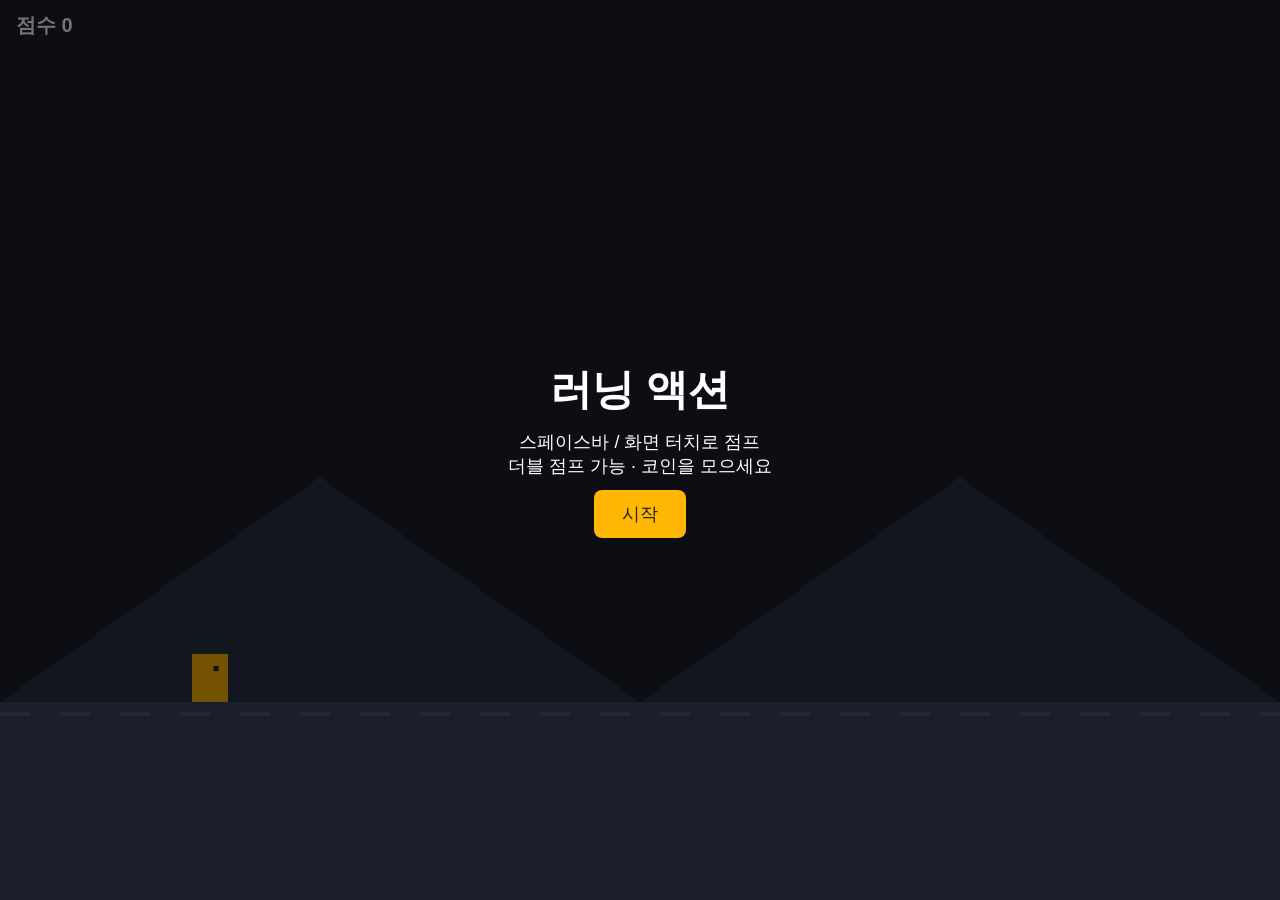
<file: runner/index.html>
<!DOCTYPE html>
<html lang="ko">
<head>
<meta charset="UTF-8">
<meta name="viewport" content="width=device-width, initial-scale=1.0">
<title>러닝 액션</title>
<style>
  html, body { margin: 0; height: 100%; background: #1b1f2a; color: #fff; font-family: sans-serif; overflow: hidden; }
  #wrap { position: relative; width: 100%; height: 100%; }
  canvas { display: block; width: 100%; height: 100%; }
  #hud { position: absolute; top: 12px; left: 16px; font-size: 20px; font-weight: bold; pointer-events: none; }
  #msg { position: absolute; inset: 0; display: flex; flex-direction: column; align-items: center; justify-content: center; gap: 12px; background: rgba(0,0,0,0.55); font-size: 18px; text-align: center; }
  #msg h1 { margin: 0; font-size: 42px; }
  #msg button { padding: 12px 28px; font-size: 18px; border: none; border-radius: 8px; background: #ffb703; color: #222; cursor: pointer; }
  .hidden { display: none !important; }
</style>
</head>
<body>
<div id="wrap">
  <canvas id="c"></canvas>
  <div id="hud">점수 0</div>
  <div id="msg">
    <h1 id="title">러닝 액션</h1>
    <div id="desc">스페이스바 / 화면 터치로 점프<br>더블 점프 가능 · 코인을 모으세요</div>
    <button id="startBtn">시작</button>
  </div>
</div>
<script>
const canvas = document.getElementById('c');
const ctx = canvas.getContext('2d');
const hud = document.getElementById('hud');
const msg = document.getElementById('msg');
const titleEl = document.getElementById('title');
const descEl = document.getElementById('desc');
const startBtn = document.getElementById('startBtn');

let W, H, groundY;
function resize() {
  W = canvas.width = canvas.clientWidth * devicePixelRatio;
  H = canvas.height = canvas.clientHeight * devicePixelRatio;
  groundY = H * 0.78;
}
window.addEventListener('resize', resize);
resize();

const GRAVITY = 0.6;
const JUMP_V = -13;
let player, obstacles, coins, particles, speed, score, distance, running, lastTime, spawnTimer, coinTimer, bgOffset, bestScore = 0;

function reset() {
  const s = devicePixelRatio;
  player = { x: W * 0.15, y: 0, vy: 0, w: 36 * s, h: 48 * s, jumps: 0, onGround: true };
  player.y = groundY - player.h;
  obstacles = [];
  coins = [];
  particles = [];
  speed = 6 * s;
  score = 0;
  distance = 0;
  spawnTimer = 0;
  coinTimer = 0;
  bgOffset = 0;
  running = true;
}

function jump() {
  if (!running) return;
  if (player.jumps < 2) {
    player.vy = JUMP_V * devicePixelRatio;
    player.jumps++;
    player.onGround = false;
    burst(player.x + player.w / 2, player.y + player.h, '#ffb703', 6);
  }
}

function burst(x, y, color, n) {
  for (let i = 0; i < n; i++) {
    particles.push({ x, y, vx: (Math.random() - 0.5) * 4 * devicePixelRatio, vy: (Math.random() - 0.5) * 4 * devicePixelRatio, life: 30, color });
  }
}

function spawnObstacle() {
  const s = devicePixelRatio;
  const h = (30 + Math.random() * 50) * s;
  const w = (22 + Math.random() * 18) * s;
  obstacles.push({ x: W + 20, y: groundY - h, w, h, color: '#e63946' });
}

function spawnCoin() {
  const s = devicePixelRatio;
  const y = groundY - (60 + Math.random() * 120) * s;
  coins.push({ x: W + 20, y, r: 9 * s, taken: false });
}

function rect(a, b) {
  return a.x < b.x + b.w && a.x + a.w > b.x && a.y < b.y + b.h && a.y + a.h > b.y;
}

function update(dt) {
  const s = devicePixelRatio;
  distance += speed;
  score = Math.floor(distance / 10);
  speed = (6 + score / 300) * s;
  bgOffset = (bgOffset + speed * 0.5) % W;

  player.vy += GRAVITY * s;
  player.y += player.vy;
  if (player.y + player.h >= groundY) {
    player.y = groundY - player.h;
    player.vy = 0;
    player.jumps = 0;
    player.onGround = true;
  }

  spawnTimer -= dt;
  if (spawnTimer <= 0) {
    spawnObstacle();
    spawnTimer = 900 / (1 + score / 600) * (0.6 + Math.random() * 0.8);
  }
  coinTimer -= dt;
  if (coinTimer <= 0) {
    spawnCoin();
    coinTimer = 700 + Math.random() * 900;
  }

  for (const o of obstacles) o.x -= speed;
  for (const c of coins) c.x -= speed;
  obstacles = obstacles.filter(o => o.x + o.w > -20);
  coins = coins.filter(c => c.x + c.r > -20 && !c.taken);

  for (const c of coins) {
    const cx = player.x + player.w / 2, cy = player.y + player.h / 2;
    const dx = c.x - cx, dy = c.y - cy;
    if (dx * dx + dy * dy < (c.r + player.w / 2) * (c.r + player.w / 2) * 0.8) {
      c.taken = true;
      distance += 150;
      burst(c.x, c.y, '#ffd60a', 8);
    }
  }

  for (const o of obstacles) {
    if (rect(player, o)) {
      gameOver();
      return;
    }
  }

  for (const p of particles) {
    p.x += p.vx; p.y += p.vy; p.vy += 0.2 * s; p.life--;
  }
  particles = particles.filter(p => p.life > 0);

  hud.textContent = '점수 ' + score + '   최고 ' + bestScore;
}

function gameOver() {
  running = false;
  bestScore = Math.max(bestScore, score);
  titleEl.textContent = '게임 오버';
  descEl.innerHTML = '점수 ' + score + '<br>최고 ' + bestScore;
  startBtn.textContent = '다시 시작';
  msg.classList.remove('hidden');
}

function draw() {
  const s = devicePixelRatio;
  ctx.fillStyle = '#1b1f2a';
  ctx.fillRect(0, 0, W, H);

  // 배경 산
  ctx.fillStyle = '#2a3145';
  for (let i = -1; i < 4; i++) {
    const x = i * W / 2 - bgOffset * 0.3;
    ctx.beginPath();
    ctx.moveTo(x, groundY);
    ctx.lineTo(x + W / 4, groundY - H * 0.25);
    ctx.lineTo(x + W / 2, groundY);
    ctx.fill();
  }

  // 지면
  ctx.fillStyle = '#3a4560';
  ctx.fillRect(0, groundY, W, H - groundY);
  ctx.fillStyle = '#4b5878';
  for (let x = -bgOffset; x < W; x += 60 * s) {
    ctx.fillRect(x, groundY + 10 * s, 30 * s, 4 * s);
  }

  // 코인
  for (const c of coins) {
    ctx.beginPath();
    ctx.fillStyle = '#ffd60a';
    ctx.arc(c.x, c.y, c.r, 0, Math.PI * 2);
    ctx.fill();
  }

  // 장애물
  for (const o of obstacles) {
    ctx.fillStyle = o.color;
    ctx.fillRect(o.x, o.y, o.w, o.h);
  }

  // 플레이어
  ctx.fillStyle = '#ffb703';
  ctx.fillRect(player.x, player.y, player.w, player.h);
  ctx.fillStyle = '#222';
  ctx.fillRect(player.x + player.w * 0.6, player.y + player.h * 0.25, 5 * s, 5 * s);

  // 파티클
  for (const p of particles) {
    ctx.globalAlpha = p.life / 30;
    ctx.fillStyle = p.color;
    ctx.fillRect(p.x, p.y, 4 * s, 4 * s);
  }
  ctx.globalAlpha = 1;
}

function loop(t) {
  const dt = lastTime ? t - lastTime : 16;
  lastTime = t;
  if (running) update(dt);
  draw();
  requestAnimationFrame(loop);
}

function start() {
  reset();
  msg.classList.add('hidden');
  lastTime = 0;
}

startBtn.addEventListener('click', start);
window.addEventListener('keydown', e => {
  if (e.code === 'Space') {
    e.preventDefault();
    if (running) jump();
    else if (msg.classList.contains('hidden') === false) start();
  }
});
canvas.addEventListener('pointerdown', () => {
  if (running) jump();
});

reset();
running = false;
requestAnimationFrame(loop);
</script>
</body>
</html>
</file>
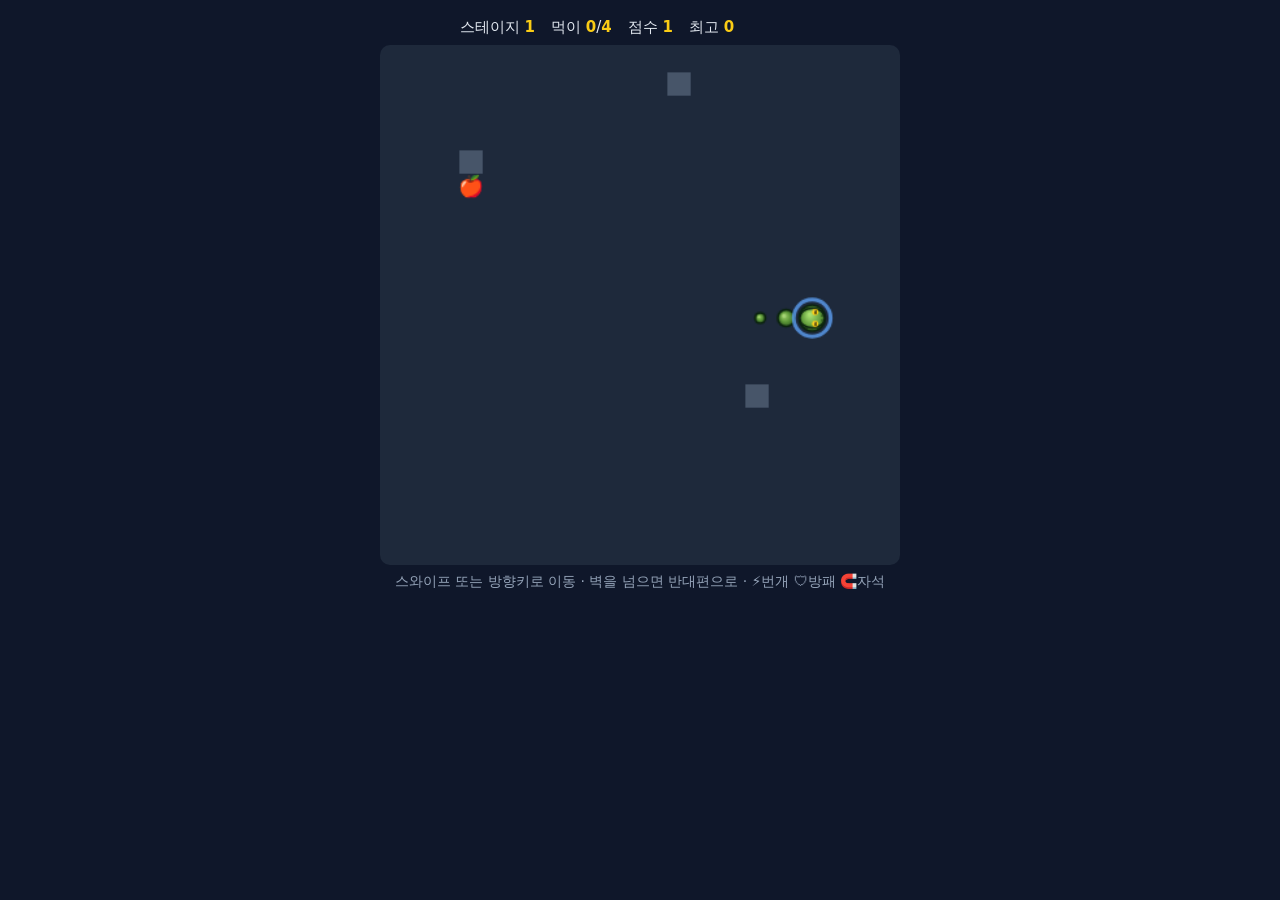
<file: snake/index.html>
<!DOCTYPE html>
<html lang="ko">
<head>
<meta charset="UTF-8">
<meta name="viewport" content="width=device-width,initial-scale=1,user-scalable=no">
<title>스네이크 디펜스</title>
<style>
*{box-sizing:border-box;margin:0;padding:0;-webkit-user-select:none;user-select:none}
body{background:#0f172a;color:#e2e8f0;font-family:system-ui,sans-serif;display:flex;flex-direction:column;align-items:center;min-height:100vh;padding:10px}
#hud{display:flex;gap:16px;margin:8px 0;font-size:15px;flex-wrap:wrap;justify-content:center}
#hud b{color:#facc15}
#combo{color:#f97316;font-weight:800;min-width:70px;text-align:center}
canvas{background:#1e293b;border-radius:10px;width:min(94vw,520px);height:auto;touch-action:none}
#msg{margin-top:8px;font-size:14px;min-height:20px;color:#94a3b8;text-align:center}
#overlay{position:fixed;inset:0;background:rgba(0,0,0,.7);display:none;flex-direction:column;align-items:center;justify-content:center;gap:14px;font-size:18px}
#overlay.show{display:flex}
button{padding:12px 28px;font-size:16px;border:0;border-radius:8px;background:#22c55e;color:#052e16;font-weight:700;cursor:pointer}
</style>
</head>
<body>
<div id="hud">
  <span>스테이지 <b id="stage">1</b></span>
  <span>먹이 <b id="eaten">0</b>/<b id="target">4</b></span>
  <span>점수 <b id="score">0</b></span>
  <span>최고 <b id="best">0</b></span>
  <span id="combo"></span>
</div>
<canvas id="c" width="400" height="400"></canvas>
<div id="msg"></div>
<div id="overlay"><div id="over-text"></div><button id="restart">다시 시작</button></div>

<script>
const N = 20, CELL = 400 / N, TICK = 180;
const COMBO_WINDOW = 12; // 이 틱 안에 연속으로 먹으면 콤보
const HELP = '스와이프 또는 방향키로 이동 · 벽을 넘으면 반대편으로 · ⚡번개 🛡방패 🧲자석';
const ITEMS = { bolt: '⚡', shield: '🛡', magnet: '🧲' };
const DIRS = { up: [0, -1], down: [0, 1], left: [-1, 0], right: [1, 0] };
const OPP = { up: 'down', down: 'up', left: 'right', right: 'left' };
const KEYS = { ArrowUp: 'up', ArrowDown: 'down', ArrowLeft: 'left', ArrowRight: 'right', w: 'up', s: 'down', a: 'left', d: 'right' };

const cv = document.getElementById('c');
const ctx = cv.getContext('2d');
const $ = id => document.getElementById(id);
const key = (x, y) => x + ',' + y;
const rnd = n => Math.floor(Math.random() * n);
const wrap = v => ((v % N) + N) % N;
const px = v => v * CELL + CELL / 2;

let best = 0;
try { best = +localStorage.getItem('snakeDefenseBest') || 0; } catch (e) {}
$('best').textContent = best;

let S;

function init() {
  const start = [{ x: 10, y: 10 }, { x: 9, y: 10 }, { x: 8, y: 10 }];
  S = {
    snake: start, prev: start.map(p => ({ ...p })), tickAt: performance.now(),
    dir: 'right', queue: [], food: null, items: [], obstacles: new Set(), enemies: [],
    stage: 1, eaten: 0, target: 4, score: 0, ticks: 0,
    shield: true, boltUntil: 0, magnetUntil: 0, over: false,
    combo: 0, lastEatTick: -999, fx: [], shake: 0, banner: null
  };
  makeStage();
  placeFood();
  $('overlay').classList.remove('show');
  msg(HELP);
}

function nearHead(x, y) {
  const h = S.snake[0];
  return Math.abs(x - h.x) + Math.abs(y - h.y) < 5;
}

function occupied(x, y) {
  return S.snake.some(s => s.x === x && s.y === y) ||
    S.obstacles.has(key(x, y)) ||
    (S.food && S.food.x === x && S.food.y === y) ||
    S.items.some(i => i.x === x && i.y === y) ||
    S.enemies.some(e => e.x === x && e.y === y);
}

function freeCell() {
  let x, y, t = 0;
  do { x = rnd(N); y = rnd(N); t++; } while ((occupied(x, y) || nearHead(x, y)) && t < 500);
  return { x, y };
}

function makeStage() {
  S.obstacles = new Set();
  const n = Math.min(2 + S.stage, 10);
  for (let i = 0; i < n; i++) { const p = freeCell(); S.obstacles.add(key(p.x, p.y)); }
  S.enemies = [];
  const ne = Math.min(Math.floor(S.stage / 2), 3);
  for (let i = 0; i < ne; i++) { const p = freeCell(); S.enemies.push(p); }
  S.target = 4 + (S.stage - 1) * 2;
  S.eaten = 0;
}

// 가끔 황금 사과가 나온다 (2개 먹은 효과 + 큰 점수)
function placeFood() {
  S.food = freeCell();
  S.food.gold = Math.random() < 0.18;
}

function spawnItem() {
  if (S.items.length >= 2) return;
  const p = freeCell();
  const types = Object.keys(ITEMS);
  S.items.push({ x: p.x, y: p.y, t: types[rnd(types.length)] });
}

function nextStage() {
  const bonus = 100 * S.stage;
  S.stage++;
  S.score += bonus;
  makeStage();
  placeFood();
  S.banner = { text: 'STAGE ' + S.stage, sub: '+' + bonus + ' 보너스', until: performance.now() + 1500 };
  burst(px(S.snake[0].x), px(S.snake[0].y), '#facc15', 24);
  flash('🎉 스테이지 ' + S.stage + ' 클리어 보너스 +' + bonus);
}

function moveEnemies() {
  S.enemies.forEach(e => {
    const h = S.snake[0];
    const opts = [[1, 0], [-1, 0], [0, 1], [0, -1]]
      .map(([a, b]) => ({ x: e.x + a, y: e.y + b }))
      .filter(p => p.x >= 0 && p.y >= 0 && p.x < N && p.y < N &&
        !S.obstacles.has(key(p.x, p.y)) &&
        !S.enemies.some(o => o !== e && o.x === p.x && o.y === p.y));
    if (!opts.length) return;
    const dist = p => Math.abs(p.x - h.x) + Math.abs(p.y - h.y);
    opts.sort((a, b) => dist(a) - dist(b));
    const p = Math.random() < 0.4 ? opts[0] : opts[rnd(opts.length)];
    e.x = p.x; e.y = p.y;
  });
}

function pullFood(now) {
  if (now >= S.magnetUntil || !S.food) return;
  const hd = S.snake[0], f = S.food;
  if (Math.abs(f.x - hd.x) + Math.abs(f.y - hd.y) > 6) return;
  let nx = f.x, ny = f.y;
  if (Math.abs(f.x - hd.x) > Math.abs(f.y - hd.y)) nx += Math.sign(hd.x - f.x);
  else ny += Math.sign(hd.y - f.y);
  if (nx < 0 || ny < 0 || nx >= N || ny >= N) return;
  if (S.obstacles.has(key(nx, ny)) || S.snake.some(s => s.x === nx && s.y === ny)) return;
  S.food = { ...S.food, x: nx, y: ny };
}

function turn(d) {
  const last = S.queue.length ? S.queue[S.queue.length - 1] : S.dir;
  if (d !== last && d !== OPP[last]) S.queue.push(d);
  if (S.queue.length > 3) S.queue.shift();
}

function msg(t) { $('msg').textContent = t; }
let msgTimer;
function flash(t) {
  msg(t);
  clearTimeout(msgTimer);
  msgTimer = setTimeout(() => msg(HELP), 1500);
}

/* ---------- 효과 (파티클, 떠오르는 글자, 화면 흔들림) ---------- */
function popText(x, y, t, color) {
  S.fx.push({ k: 't', x, y, t, c: color, life: 36, max: 36 });
}
function burst(x, y, color, n) {
  for (let i = 0; i < n; i++) {
    S.fx.push({ k: 'p', x, y, vx: (Math.random() - 0.5) * 6, vy: (Math.random() - 0.5) * 6, c: color, life: 26, max: 26 });
  }
}

function gameOver() {
  S.over = true;
  S.shake = 14;
  burst(px(S.snake[0].x), px(S.snake[0].y), '#ef4444', 20);
  if (S.score > best) {
    best = S.score;
    try { localStorage.setItem('snakeDefenseBest', best); } catch (e) {}
  }
  $('over-text').textContent = '게임 오버! 점수 ' + S.score + ' · 스테이지 ' + S.stage;
  $('overlay').classList.add('show');
}

function blockedByShield() {
  if (!S.shield) return false;
  S.shield = false;
  S.shake = 8;
  const h = S.snake[0];
  burst(px(h.x), px(h.y), '#60a5fa', 16);
  popText(px(h.x), px(h.y) - 10, '방패!', '#60a5fa');
  flash('🛡 방패가 막았어요!');
  return true;
}

function tick() {
  if (S.over) return;
  S.ticks++;
  S.prev = S.snake.map(p => ({ x: p.x, y: p.y }));
  S.tickAt = performance.now();
  const now = Date.now();
  if (S.queue.length) S.dir = S.queue.shift();
  if (S.ticks % 7 === 0) S.score += 1 * S.stage;
  if (S.ticks % 20 === 0) spawnItem();
  if (now >= S.boltUntil && S.ticks % 3 === 0) moveEnemies();

  const [dx, dy] = DIRS[S.dir];
  const hd = S.snake[0];
  const nx = wrap(hd.x + dx), ny = wrap(hd.y + dy);

  if (S.enemies.some(e => e.x === hd.x && e.y === hd.y)) {
    if (!blockedByShield()) return gameOver();
  }

  const eating = S.food && nx === S.food.x && ny === S.food.y;
  const body = eating ? S.snake : S.snake.slice(0, -1);
  const hitObs = S.obstacles.has(key(nx, ny));
  const hitBody = body.some(s => s.x === nx && s.y === ny);
  const hitEnemy = S.enemies.some(e => e.x === nx && e.y === ny);
  if (hitObs || hitBody || hitEnemy) {
    if (!blockedByShield()) return gameOver();
    return;
  }

  S.snake.unshift({ x: nx, y: ny });
  if (eating) {
    const gold = !!S.food.gold;
    // 콤보: 짧은 간격으로 연속 획득하면 배수 증가
    if (S.ticks - S.lastEatTick <= COMBO_WINDOW) S.combo++;
    else S.combo = 1;
    S.lastEatTick = S.ticks;
    const mult = Math.min(S.combo, 5);
    const pts = (gold ? 50 : 10) * S.stage * mult;
    S.eaten += gold ? 2 : 1;
    S.score += pts;
    burst(px(nx), px(ny), gold ? '#facc15' : '#f87171', gold ? 20 : 12);
    popText(px(nx), px(ny) - 8, '+' + pts, gold ? '#facc15' : '#fde68a');
    if (mult > 1) flash('🔥 ' + mult + '배 콤보!');
    S.food = null;
    if (S.eaten >= S.target) nextStage();
    else placeFood();
  } else {
    S.snake.pop();
  }

  const idx = S.items.findIndex(i => i.x === nx && i.y === ny);
  if (idx >= 0) {
    const t = S.items[idx].t;
    S.items.splice(idx, 1);
    if (t === 'bolt') S.boltUntil = now + 6000;
    if (t === 'shield') S.shield = true;
    if (t === 'magnet') S.magnetUntil = now + 7000;
    burst(px(nx), px(ny), '#a78bfa', 14);
    popText(px(nx), px(ny) - 8, ITEMS[t], '#e9d5ff');
    flash(ITEMS[t] + (t === 'bolt' ? ' 번개! 적 정지' : t === 'shield' ? ' 방패 획득' : ' 자석 발동'));
  }

  pullFood(now);
}

/* ---------- 렌더링 ---------- */

// 이동 사이 보간: 칸 단위 이동을 부드럽게 이어 붙인다 (벽을 넘는 순간은 보간하지 않음)
function snakePoints(t) {
  return S.snake.map((s, i) => {
    const f = S.prev[Math.min(i, S.prev.length - 1)] || s;
    let x = f.x, y = f.y;
    if (Math.abs(s.x - f.x) <= 1 && Math.abs(s.y - f.y) <= 1) {
      x = f.x + (s.x - f.x) * t;
      y = f.y + (s.y - f.y) * t;
    } else {
      x = s.x; y = s.y;
    }
    return { x: x * CELL + CELL / 2, y: y * CELL + CELL / 2 };
  });
}

// 머리에서 꼬리로 갈수록 가늘어짐
function widthAt(i, n) {
  const k = n <= 1 ? 0 : i / (n - 1);
  return CELL * (0.92 - 0.6 * Math.pow(k, 0.8));
}

function drawSnake(t, now) {
  const pts = snakePoints(t);
  const n = pts.length;

  // 1) 바깥 윤곽 (꼬리 → 머리 순서)
  for (let i = n - 1; i >= 0; i--) {
    const r = widthAt(i, n) / 2;
    ctx.fillStyle = '#0c2410';
    ctx.beginPath();
    ctx.arc(pts[i].x, pts[i].y, r + 1.6, 0, Math.PI * 2);
    ctx.fill();
  }

  // 2) 몸통 기본색 (배 쪽은 밝게, 등은 올리브 그린)
  for (let i = n - 1; i >= 0; i--) {
    const r = widthAt(i, n) / 2;
    const g = ctx.createRadialGradient(
      pts[i].x - r * 0.35, pts[i].y - r * 0.35, r * 0.1,
      pts[i].x, pts[i].y, r
    );
    g.addColorStop(0, '#9fd16a');
    g.addColorStop(0.6, '#5f9a3a');
    g.addColorStop(1, '#3b6b26');
    ctx.fillStyle = g;
    ctx.beginPath();
    ctx.arc(pts[i].x, pts[i].y, r, 0, Math.PI * 2);
    ctx.fill();
  }

  // 3) 등 무늬 (마름모 얼룩을 번갈아 배치)
  for (let i = 2; i < n - 1; i++) {
    if (i % 2) continue;
    const r = widthAt(i, n) / 2;
    const a = pts[i - 1], b = pts[i + 1];
    const ang = Math.atan2(b.y - a.y, b.x - a.x);
    ctx.save();
    ctx.translate(pts[i].x, pts[i].y);
    ctx.rotate(ang);
    ctx.fillStyle = 'rgba(30,70,20,.75)';
    ctx.beginPath();
    ctx.moveTo(r * 0.6, 0);
    ctx.lineTo(0, -r * 0.7);
    ctx.lineTo(-r * 0.6, 0);
    ctx.lineTo(0, r * 0.7);
    ctx.closePath();
    ctx.fill();
    ctx.restore();
  }

  // 4) 비늘 하이라이트
  for (let i = 1; i < n; i++) {
    const r = widthAt(i, n) / 2;
    ctx.fillStyle = 'rgba(220,255,190,.18)';
    ctx.beginPath();
    ctx.arc(pts[i].x - r * 0.25, pts[i].y - r * 0.25, r * 0.28, 0, Math.PI * 2);
    ctx.fill();
  }

  drawHead(pts, now);
}

function drawHead(pts, now) {
  const h = pts[0];
  const nk = pts[1] || { x: h.x - 1, y: h.y };
  const ang = Math.atan2(h.y - nk.y, h.x - nk.x);
  const r = widthAt(0, pts.length) / 2;

  // 보호막 표시 (은은하게 맥동)
  if (S.shield) {
    const pulse = 0.6 + 0.4 * Math.sin(now / 150);
    ctx.strokeStyle = 'rgba(96,165,250,' + pulse + ')';
    ctx.lineWidth = 3;
    ctx.beginPath();
    ctx.arc(h.x, h.y, r + 5, 0, Math.PI * 2);
    ctx.stroke();
  }

  ctx.save();
  ctx.translate(h.x, h.y);
  ctx.rotate(ang);

  // 혀 (살짝살짝 날름)
  const flick = Math.sin(now / 110) > 0.2;
  if (flick) {
    ctx.strokeStyle = '#ef4444';
    ctx.lineWidth = 2;
    ctx.lineCap = 'round';
    ctx.beginPath();
    ctx.moveTo(r * 0.9, 0);
    ctx.lineTo(r * 1.5, 0);
    ctx.moveTo(r * 1.5, 0);
    ctx.lineTo(r * 1.9, -r * 0.35);
    ctx.moveTo(r * 1.5, 0);
    ctx.lineTo(r * 1.9, r * 0.35);
    ctx.stroke();
  }

  // 머리 본체 (타원)
  const hg = ctx.createRadialGradient(-r * 0.2, -r * 0.3, r * 0.1, 0, 0, r * 1.1);
  hg.addColorStop(0, '#a8e070');
  hg.addColorStop(0.7, '#5f9a3a');
  hg.addColorStop(1, '#2f5a1d');
  ctx.fillStyle = hg;
  ctx.beginPath();
  ctx.ellipse(0, 0, r * 1.05, r * 0.82, 0, 0, Math.PI * 2);
  ctx.fill();
  ctx.strokeStyle = '#0c2410';
  ctx.lineWidth = 1.5;
  ctx.stroke();

  // 콧구멍
  ctx.fillStyle = '#163310';
  ctx.beginPath();
  ctx.arc(r * 0.82, -r * 0.2, r * 0.07, 0, Math.PI * 2);
  ctx.arc(r * 0.82, r * 0.2, r * 0.07, 0, Math.PI * 2);
  ctx.fill();

  // 눈 (노란 홍채 + 세로 동공)
  [-1, 1].forEach(side => {
    const ex = r * 0.25, ey = side * r * 0.5;
    ctx.fillStyle = '#facc15';
    ctx.beginPath();
    ctx.arc(ex, ey, r * 0.27, 0, Math.PI * 2);
    ctx.fill();
    ctx.fillStyle = '#0a0a0a';
    ctx.beginPath();
    ctx.ellipse(ex + r * 0.03, ey, r * 0.07, r * 0.2, 0, 0, Math.PI * 2);
    ctx.fill();
    ctx.fillStyle = 'rgba(255,255,255,.85)';
    ctx.beginPath();
    ctx.arc(ex - r * 0.06, ey - r * 0.08, r * 0.05, 0, Math.PI * 2);
    ctx.fill();
  });

  ctx.restore();
}

function text(t, x, y) {
  ctx.fillText(t, px(x), px(y));
}

function drawFood(now) {
  const f = S.food;
  if (!f) return;
  if (f.gold) {
    const pulse = 0.5 + 0.5 * Math.sin(now / 200);
    ctx.fillStyle = 'rgba(250,204,21,' + (0.25 + 0.2 * pulse) + ')';
    ctx.beginPath();
    ctx.arc(px(f.x), px(f.y), CELL * 0.6, 0, Math.PI * 2);
    ctx.fill();
    text('🍏', f.x, f.y);
  } else {
    text('🍎', f.x, f.y);
  }
}

function drawFx() {
  S.fx.forEach(f => {
    const a = f.life / f.max;
    ctx.globalAlpha = a;
    if (f.k === 'p') {
      f.x += f.vx;
      f.y += f.vy;
      f.vx *= 0.9; f.vy *= 0.9;
      ctx.fillStyle = f.c;
      ctx.beginPath();
      ctx.arc(f.x, f.y, 2.5 * a + 1, 0, Math.PI * 2);
      ctx.fill();
    } else {
      f.y -= 0.6;
      ctx.fillStyle = f.c;
      ctx.font = 'bold 14px system-ui, sans-serif';
      ctx.fillText(f.t, f.x, f.y);
    }
    f.life--;
  });
  ctx.globalAlpha = 1;
  S.fx = S.fx.filter(f => f.life > 0);
}

function drawBanner(now) {
  const b = S.banner;
  if (!b || now > b.until) return;
  const a = Math.min(1, (b.until - now) / 400);
  ctx.globalAlpha = a;
  ctx.fillStyle = '#facc15';
  ctx.font = 'bold 36px system-ui, sans-serif';
  ctx.fillText(b.text, 200, 180);
  ctx.fillStyle = '#e2e8f0';
  ctx.font = '16px system-ui, sans-serif';
  ctx.fillText(b.sub, 200, 212);
  ctx.globalAlpha = 1;
}

function render() {
  const now = performance.now();
  const t = Math.min(1, (now - S.tickAt) / TICK);

  ctx.save();
  // 화면 흔들림
  if (S.shake > 0) {
    const m = S.shake;
    ctx.translate((Math.random() - 0.5) * m, (Math.random() - 0.5) * m);
    S.shake = Math.max(0, S.shake - 1);
  }

  ctx.clearRect(-20, -20, 440, 440);
  if (Date.now() < S.boltUntil) {
    ctx.fillStyle = 'rgba(250,204,21,.12)';
    ctx.fillRect(0, 0, 400, 400);
  }
  ctx.fillStyle = '#475569';
  S.obstacles.forEach(k => {
    const [x, y] = k.split(',').map(Number);
    ctx.fillRect(x * CELL + 1, y * CELL + 1, CELL - 2, CELL - 2);
  });

  ctx.font = (CELL * 0.8) + 'px serif';
  ctx.textAlign = 'center';
  ctx.textBaseline = 'middle';
  drawFood(now);
  S.items.forEach(i => text(ITEMS[i.t], i.x, i.y));
  S.enemies.forEach(e => text('🐭', e.x, e.y));

  drawSnake(t, now);
  drawFx();
  ctx.textAlign = 'center';
  drawBanner(now);

  ctx.restore();

  $('stage').textContent = S.stage;
  $('eaten').textContent = S.eaten;
  $('target').textContent = S.target;
  $('score').textContent = S.score;
  const comboNow = S.ticks - S.lastEatTick <= COMBO_WINDOW && S.combo > 1;
  $('combo').textContent = comboNow ? '🔥 x' + Math.min(S.combo, 5) : '';
  requestAnimationFrame(render);
}

/* ---------- 입력 ---------- */

addEventListener('keydown', e => {
  if (KEYS[e.key]) { turn(KEYS[e.key]); e.preventDefault(); }
});

let sx = 0, sy = 0;
cv.addEventListener('touchstart', e => {
  sx = e.touches[0].clientX; sy = e.touches[0].clientY;
}, { passive: true });
cv.addEventListener('touchend', e => {
  const t = e.changedTouches[0];
  const dx = t.clientX - sx, dy = t.clientY - sy;
  if (Math.max(Math.abs(dx), Math.abs(dy)) < 20) return;
  if (Math.abs(dx) > Math.abs(dy)) turn(dx > 0 ? 'right' : 'left');
  else turn(dy > 0 ? 'down' : 'up');
});

$('restart').onclick = () => { init(); };

init();
requestAnimationFrame(render);
setInterval(tick, TICK);
</script>
</body>
</html>
</file>
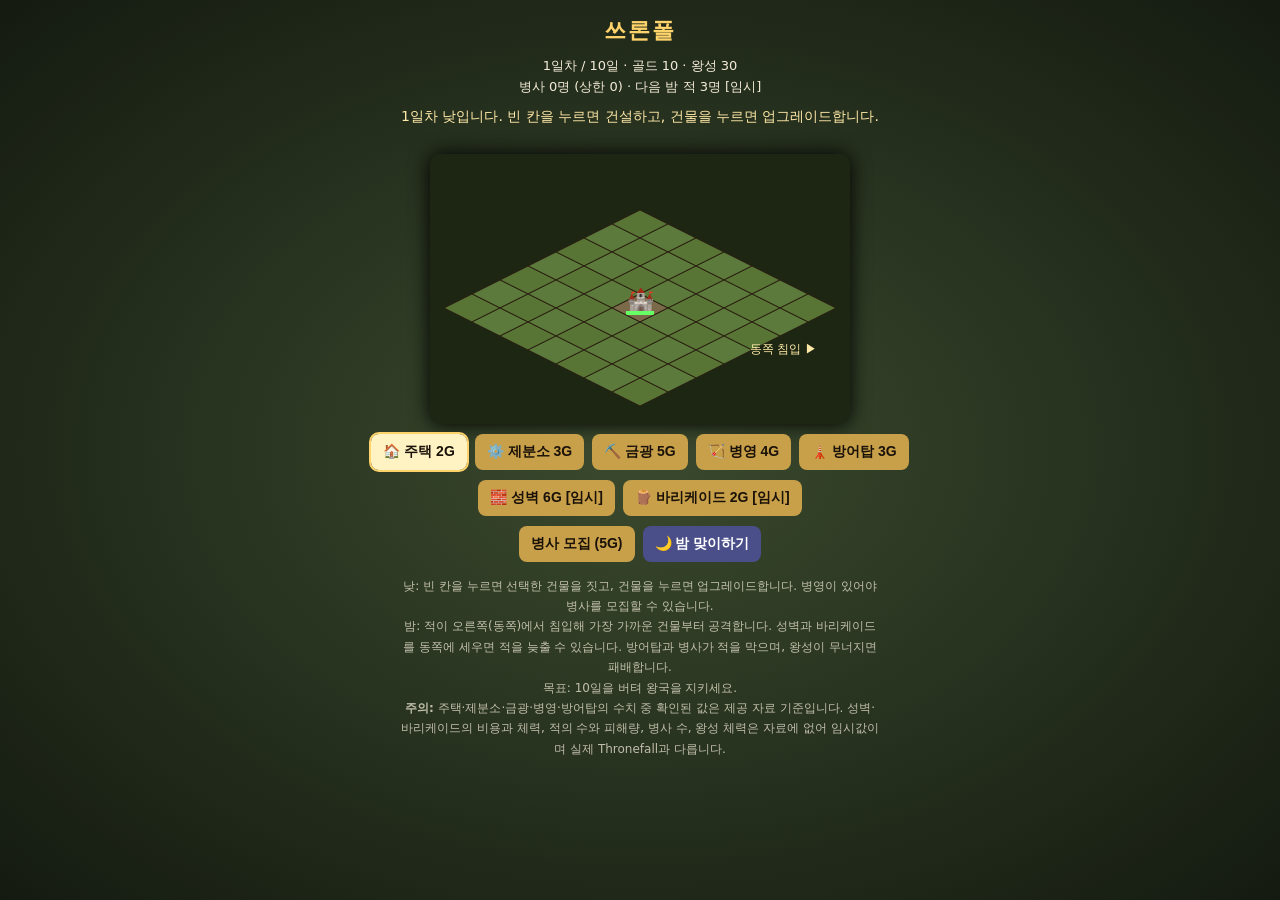
<file: throne/index.html>
<!DOCTYPE html>
<html lang="ko">
<head>
<meta charset="UTF-8">
<meta name="viewport" content="width=device-width,initial-scale=1">
<title>쓰론폴 (Throne Fall)</title>
<link rel="stylesheet" href="style.css">
</head>
<body>
<h1>쓰론폴</h1>
<div id="status"></div>
<div id="msg"></div>
<canvas id="board" width="420" height="270"></canvas>

<div class="row" id="palette">
  <button data-b="house" onclick="pick('house')">🏠 주택 2G</button>
  <button data-b="mill" onclick="pick('mill')">⚙️ 제분소 3G</button>
  <button data-b="mine" onclick="pick('mine')">⛏️ 금광 5G</button>
  <button data-b="barracks" onclick="pick('barracks')">🏹 병영 4G</button>
  <button data-b="tower" onclick="pick('tower')">🗼 방어탑 3G</button>
</div>
<div class="row" id="palette2">
  <button data-b="wall" onclick="pick('wall')">🧱 성벽 6G [임시]</button>
  <button data-b="barricade" onclick="pick('barricade')">🪵 바리케이드 2G [임시]</button>
</div>
<div class="row">
  <button onclick="recruit()">병사 모집 (5G)</button>
  <button id="nightBtn" class="night" onclick="night()">🌙 밤 맞이하기</button>
</div>

<div id="help">
  낮: 빈 칸을 누르면 선택한 건물을 짓고, 건물을 누르면 업그레이드합니다. 병영이 있어야 병사를 모집할 수 있습니다.<br>
  밤: 적이 오른쪽(동쪽)에서 침입해 가장 가까운 건물부터 공격합니다. 성벽과 바리케이드를 동쪽에 세우면 적을 늦출 수 있습니다. 방어탑과 병사가 적을 막으며, 왕성이 무너지면 패배합니다.<br>
  목표: 10일을 버텨 왕국을 지키세요.<br>
  <b>주의:</b> 주택·제분소·금광·병영·방어탑의 수치 중 확인된 값은 제공 자료 기준입니다. 성벽·바리케이드의 비용과 체력, 적의 수와 피해량, 병사 수, 왕성 체력은 자료에 없어 임시값이며 실제 Thronefall과 다릅니다.
</div>

<script src="data.js"></script>
<script src="game.js"></script>
</body>
</html>
</file>
<file: fishing/style.css>
:root{color-scheme:dark;--bg:#0b1020;--panel:#131b30;--line:rgba(180,198,235,.14);--text:#f4f7ff;--muted:#a5b0c8;--accent:#5eead4}
*{box-sizing:border-box}
body{margin:0;min-height:100vh;background:var(--bg);color:var(--text);font-family:Pretendard,-apple-system,'Segoe UI',sans-serif;display:flex;flex-direction:column;align-items:center;padding:env(safe-area-inset-top,0) 14px env(safe-area-inset-bottom,0)}
header{width:100%;max-width:420px;display:flex;justify-content:space-between;align-items:center;padding:16px 0}
header a{color:var(--muted);text-decoration:none;font-size:13px}
h1{font-size:18px;margin:0}
canvas{width:100%;max-width:420px;border-radius:18px;border:1px solid var(--line);cursor:pointer;touch-action:manipulation}
.hud{width:100%;max-width:420px;display:flex;justify-content:space-between;margin:12px 0 6px;font-size:13px;color:var(--muted)}
.hud b{color:var(--text)}
.eqline{width:100%;max-width:420px;font-size:12px;color:var(--muted);margin-bottom:6px}
.sbox{width:100%;max-width:420px}
.sinfo{font-size:12px;color:var(--muted);margin-bottom:5px}
.sbar,.bar{height:6px;border-radius:3px;background:rgba(255,255,255,.08);overflow:hidden}
.sbar i,.bar i{display:block;height:100%;background:var(--accent);transition:width .3s}
#msg{min-height:44px;width:100%;max-width:420px;text-align:center;font-size:15px;font-weight:700;line-height:1.5;margin-top:8px}
.stages{display:grid;grid-template-columns:repeat(10,1fr);gap:4px;width:100%;max-width:420px}
.stg{aspect-ratio:1;border:1px solid var(--line);border-radius:8px;background:var(--panel);color:var(--muted);font:inherit;font-size:11px;font-weight:700;cursor:pointer;padding:0}
.stg.on{color:#081226;background:linear-gradient(110deg,#91bdff,#71e3ed);border:0}
.stg.cl{color:#a8f0ce}
.stg:disabled{opacity:.3;cursor:default}
.btns{display:flex;gap:10px;width:100%;max-width:420px;margin-top:8px}
button.main{flex:1;min-height:48px;border:1px solid var(--line);border-radius:14px;background:var(--panel);color:var(--text);font:inherit;font-weight:800;cursor:pointer;font-size:13px}
button.main:disabled{opacity:.4;cursor:default}
button.act{color:#081226;background:linear-gradient(110deg,#91bdff,#71e3ed);border:0}
button.sm{flex:none;min-height:34px;padding:0 12px}
.dex{width:100%;max-width:420px;margin:18px 0 30px;background:var(--panel);border:1px solid var(--line);border-radius:16px;padding:16px;font-size:13px}
.dex-title{display:flex;justify-content:space-between;color:var(--muted);margin-bottom:10px}
.dex ul{list-style:none;margin:10px 0 0;padding:0;display:grid;grid-template-columns:repeat(4,1fr);gap:5px}
.dex li{padding:5px 6px;border-radius:8px;background:rgba(255,255,255,.04);font-size:10px;white-space:nowrap;overflow:hidden;text-overflow:ellipsis}
.modal{position:fixed;inset:0;background:rgba(0,0,0,.65);display:flex;align-items:center;justify-content:center;padding:14px;z-index:10}
.modal[hidden]{display:none}
.mbox{background:var(--panel);border:1px solid var(--line);border-radius:18px;padding:14px;width:100%;max-width:400px}
.mhead{display:flex;justify-content:space-between;align-items:center;margin-bottom:8px}
#claw{width:100%;border-radius:12px;cursor:pointer;border:1px solid var(--line)}
#gmsg{min-height:40px;text-align:center;font-weight:700;margin:8px 0;font-size:14px;line-height:1.5}
.mbox button.act{width:100%}
</file>
<file: throne/style.css>
*{box-sizing:border-box}
body{margin:0;min-height:100vh;background:radial-gradient(#3b4a2e,#141a10);color:#f3ecd8;font-family:system-ui,sans-serif;display:flex;flex-direction:column;align-items:center;padding:10px}
h1{margin:6px 0;font-size:22px;letter-spacing:2px;color:#ffd36b}
#status{font-size:13px;margin:4px 0;text-align:center;line-height:1.6}
#msg{min-height:40px;font-size:14px;margin:6px 0;color:#ffe9a8;text-align:center;max-width:480px}
#board{width:min(94vw,420px);height:auto;aspect-ratio:420/270;cursor:pointer;background:#1c2612;border-radius:10px;box-shadow:0 0 20px #000;touch-action:manipulation}
.row{display:flex;gap:8px;flex-wrap:wrap;justify-content:center;margin-top:10px}
button{padding:9px 12px;font-size:14px;border:0;border-radius:8px;background:#c9a04a;color:#1a1208;font-weight:bold;cursor:pointer}
button.on{background:#fff3c4;outline:2px solid #ffd36b}
button.night{background:#4a4f8a;color:#fff}
button:disabled{opacity:.4;cursor:default}
#help{font-size:12px;opacity:.75;margin-top:14px;text-align:center;line-height:1.7;max-width:480px}
</file>
